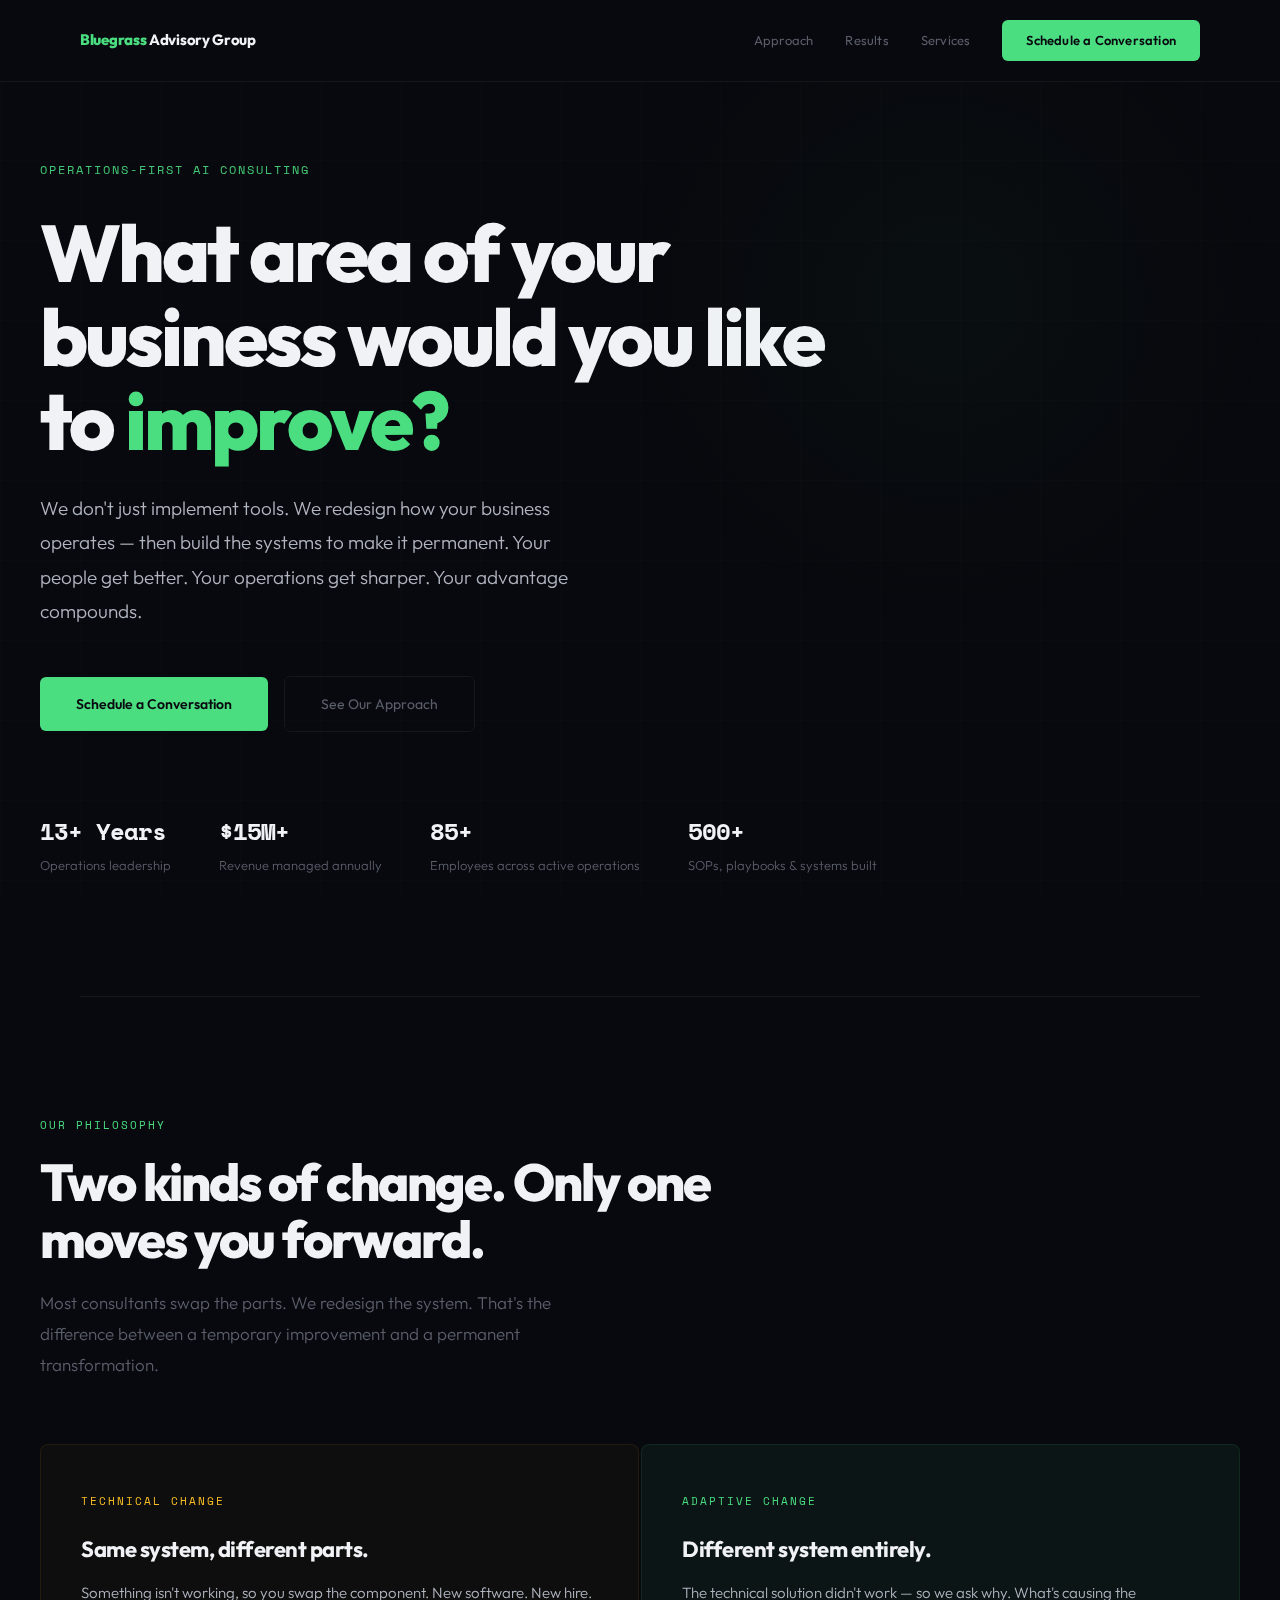
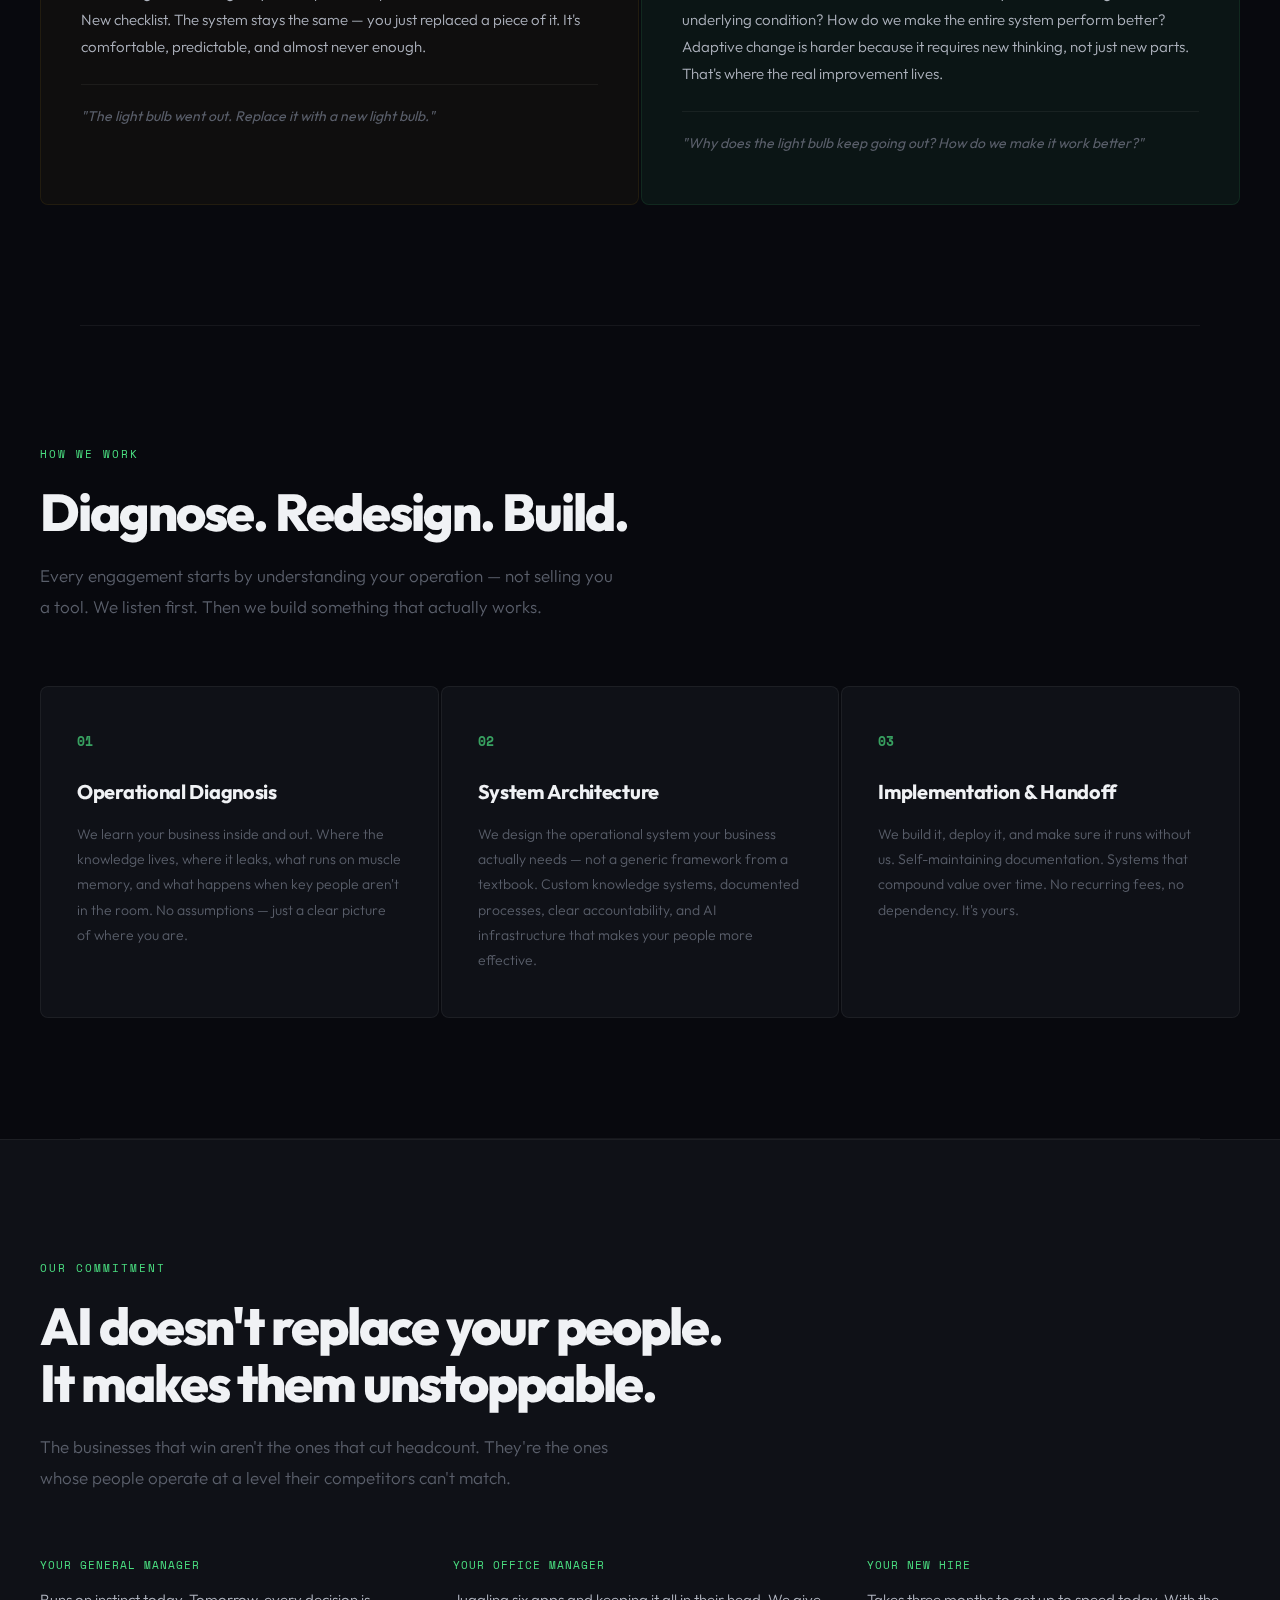
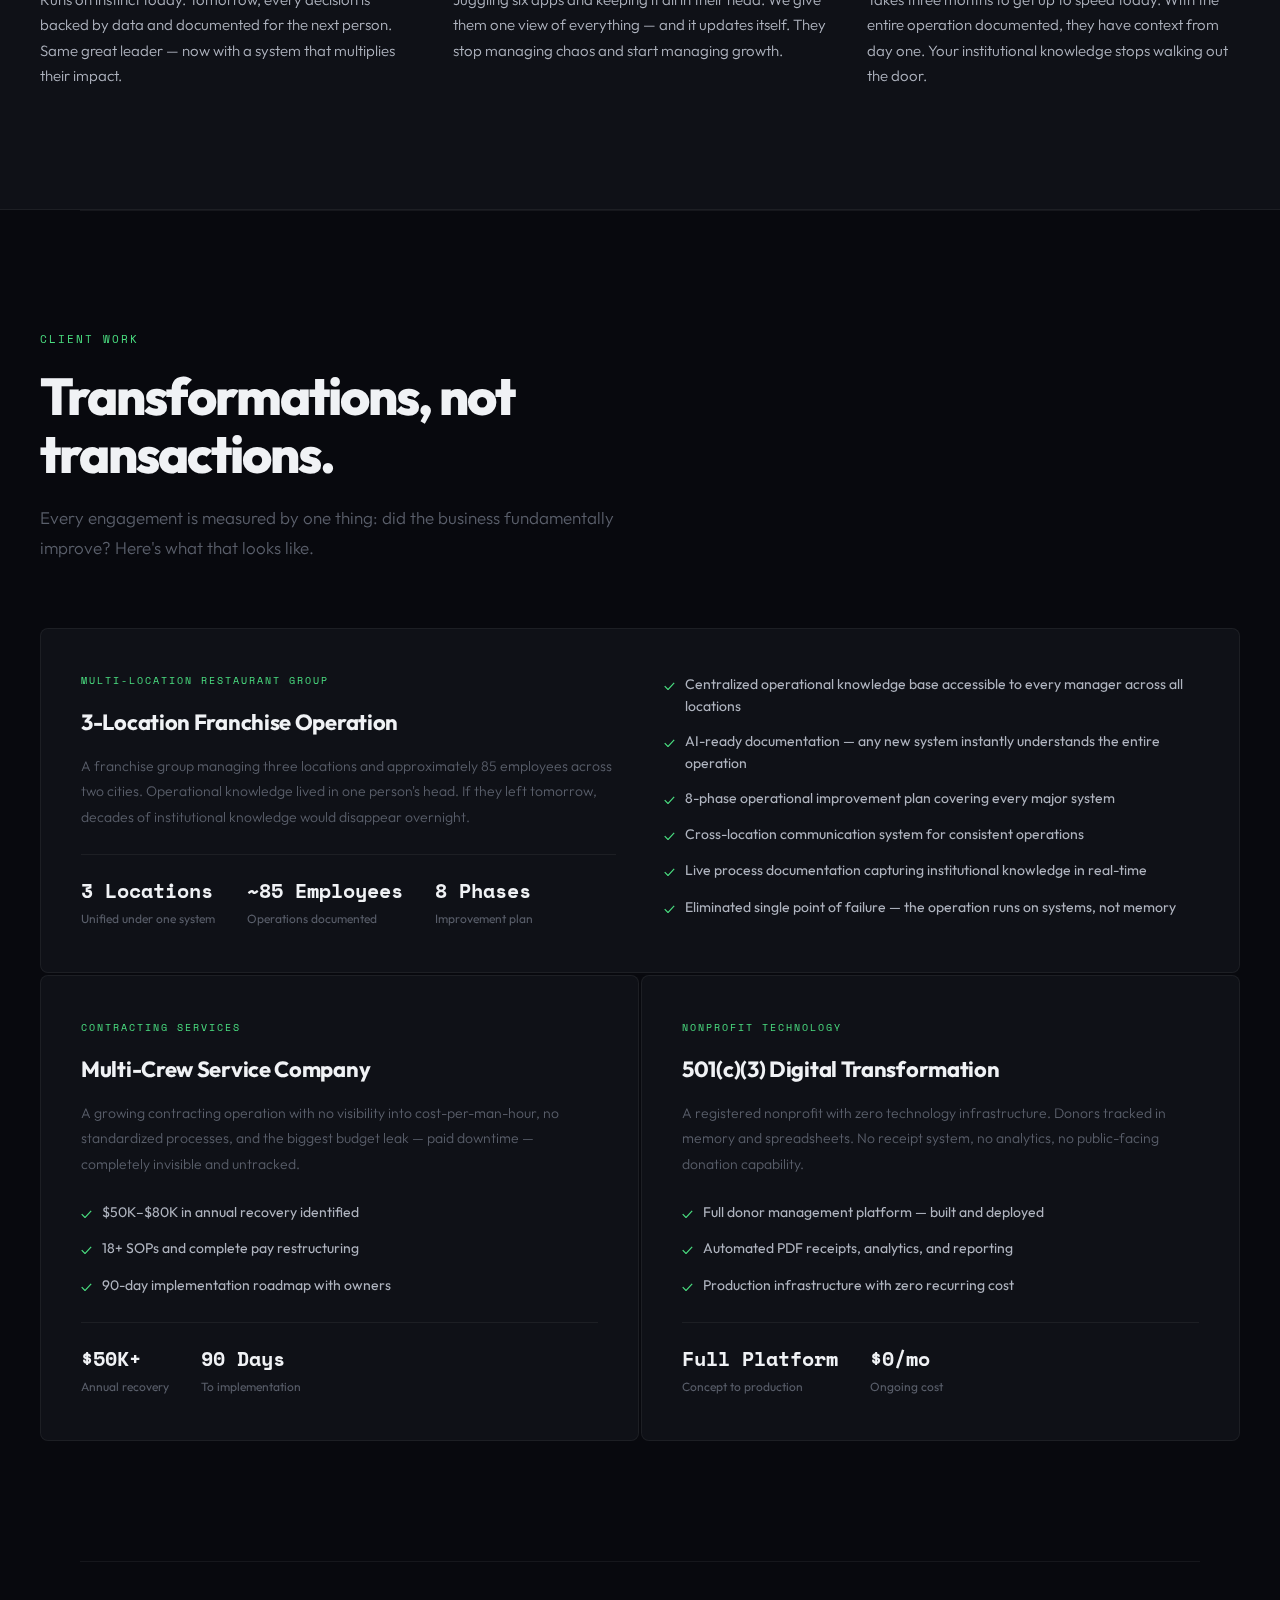
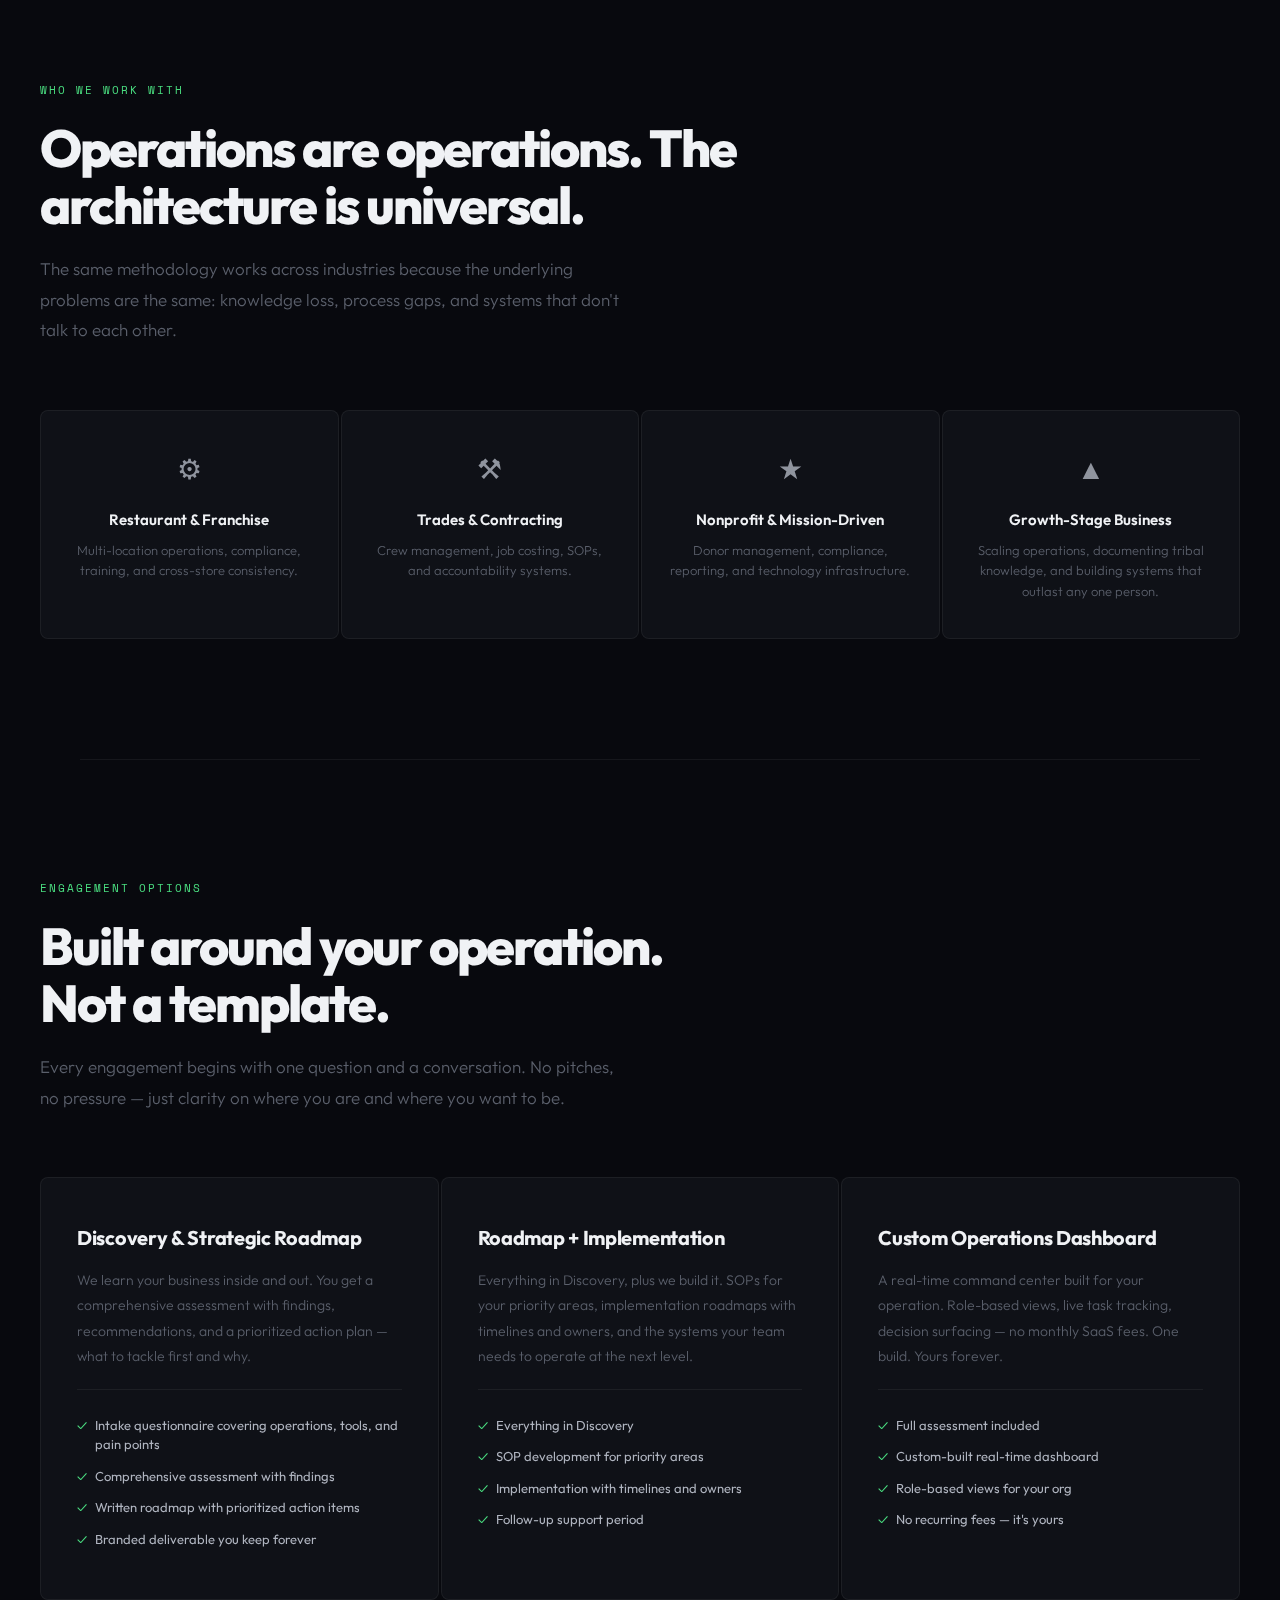
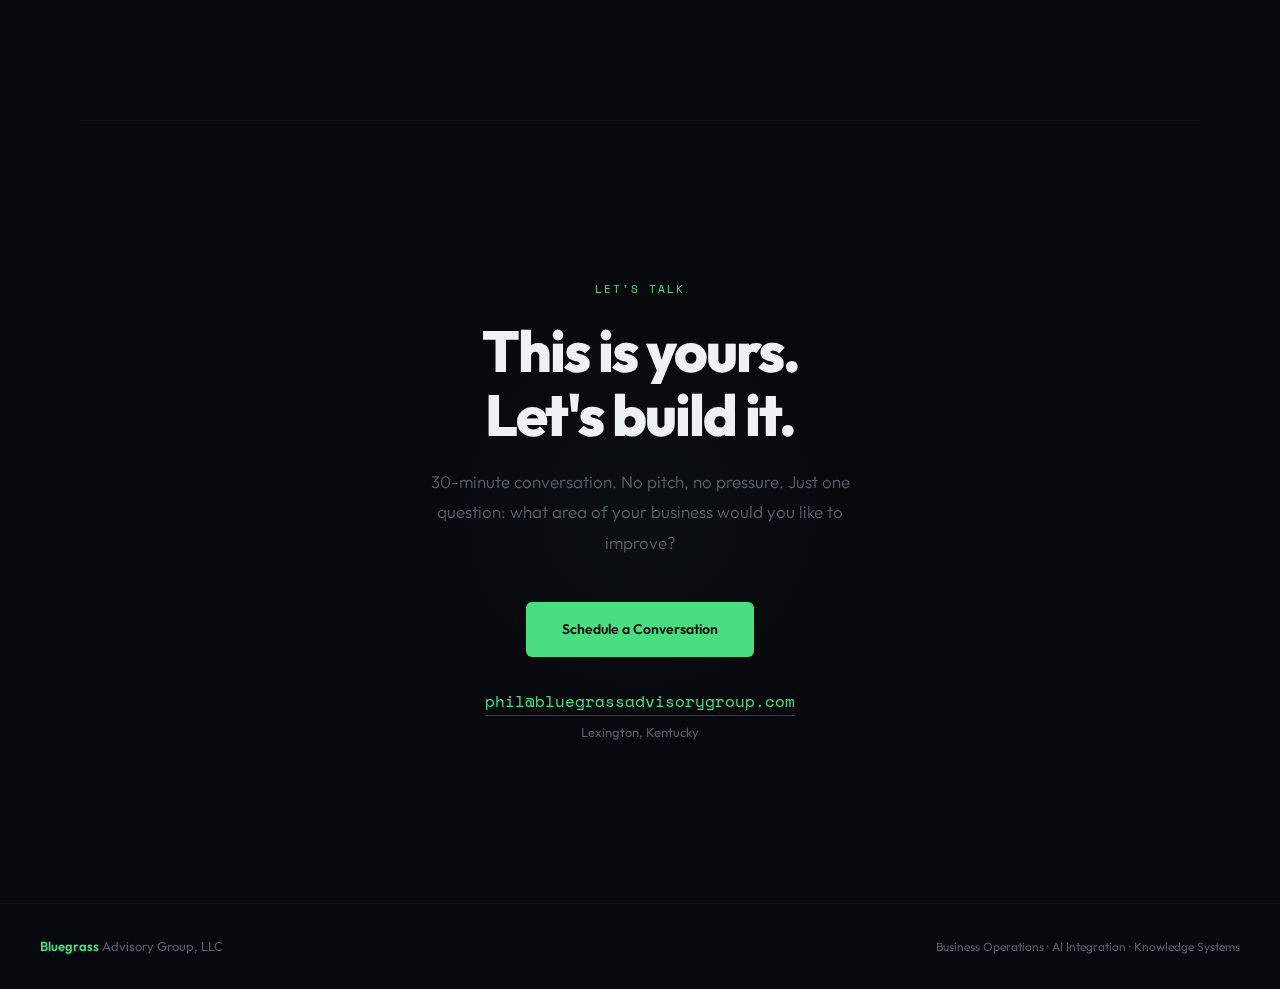
<file: index.html>
<!DOCTYPE html>
<html lang="en">
<head>
<meta charset="UTF-8">
<meta name="viewport" content="width=device-width, initial-scale=1.0">
<title>Bluegrass Advisory Group — Operations-First AI Consulting</title>
<meta name="description" content="Operations-first AI consulting for multi-location operators and growth-stage businesses. We don't just implement tools — we redesign how your business operates.">
<link href="https://fonts.googleapis.com/css2?family=Space+Mono:wght@400;700&family=Outfit:wght@200;300;400;500;600;700;800;900&display=swap" rel="stylesheet">
<style>
  :root {
    --bg: #08090E;
    --surface: #0F1117;
    --surface-2: #141620;
    --border: rgba(255,255,255,0.06);
    --border-hover: rgba(255,255,255,0.12);
    --text: #B0B5C0;
    --text-dim: #5A5F6B;
    --white: #F0F2F5;
    --accent: #4ADE80;
    --accent-dim: rgba(74,222,128,0.06);
    --accent-glow: rgba(74,222,128,0.15);
    --blue: #60A5FA;
    --amber: #FBBF24;
    --mono: 'Space Mono', monospace;
    --sans: 'Outfit', sans-serif;
  }

  * { box-sizing: border-box; margin: 0; padding: 0; }
  html { scroll-behavior: smooth; }

  body {
    font-family: var(--sans);
    background: var(--bg);
    color: var(--text);
    line-height: 1.6;
    -webkit-font-smoothing: antialiased;
    overflow-x: hidden;
  }

  ::selection { background: var(--accent); color: var(--bg); }

  .grid-bg {
    position: fixed; inset: 0; z-index: 0; pointer-events: none;
    background-image:
      linear-gradient(rgba(255,255,255,0.012) 1px, transparent 1px),
      linear-gradient(90deg, rgba(255,255,255,0.012) 1px, transparent 1px);
    background-size: 80px 80px;
  }

  .page { position: relative; z-index: 1; }

  /* NAV */
  nav {
    position: fixed; top: 0; width: 100%; z-index: 100;
    padding: 20px 0;
    background: rgba(8,9,14,0.85);
    backdrop-filter: blur(24px);
    border-bottom: 1px solid var(--border);
  }
  .nav-inner {
    max-width: 1200px; margin: 0 auto; padding: 0 40px;
    display: flex; justify-content: space-between; align-items: center;
  }
  .nav-brand {
    font-family: var(--sans); font-size: 15px; font-weight: 700;
    color: var(--white); text-decoration: none;
    letter-spacing: -0.3px;
  }
  .nav-brand span { color: var(--accent); font-weight: 800; }
  .nav-right { display: flex; align-items: center; gap: 32px; }
  .nav-right a {
    font-size: 13px; color: var(--text-dim); text-decoration: none;
    font-weight: 400; transition: color 0.2s; letter-spacing: 0.2px;
  }
  .nav-right a:hover { color: var(--white); }
  .nav-cta {
    font-family: var(--sans) !important; font-size: 13px !important;
    font-weight: 600 !important;
    padding: 10px 24px; background: var(--accent);
    color: var(--bg) !important; border-radius: 6px;
    transition: all 0.2s !important; border: none;
  }
  .nav-cta:hover { transform: translateY(-1px); box-shadow: 0 4px 20px rgba(74,222,128,0.3); }

  /* HERO */
  .hero {
    min-height: 100vh; display: flex; align-items: center;
    padding: 160px 40px 120px;
    position: relative;
  }
  .hero::before {
    content: ''; position: absolute;
    top: -10%; right: -5%; width: 800px; height: 800px;
    background: radial-gradient(circle, rgba(74,222,128,0.03) 0%, transparent 60%);
    pointer-events: none;
  }
  .hero-inner { max-width: 1200px; margin: 0 auto; width: 100%; }

  .hero-tag {
    font-family: var(--mono); font-size: 12px;
    color: var(--accent); letter-spacing: 2px;
    text-transform: uppercase;
    margin-bottom: 32px; opacity: 0.9;
  }

  .hero h1 {
    font-size: clamp(44px, 6.5vw, 80px);
    font-weight: 800; color: var(--white);
    line-height: 1.05; letter-spacing: -3px;
    max-width: 860px; margin-bottom: 28px;
  }
  .hero h1 .accent { color: var(--accent); }

  .hero-sub {
    font-size: 19px; font-weight: 300;
    color: var(--text); max-width: 540px;
    line-height: 1.8; margin-bottom: 48px;
  }

  .hero-actions { display: flex; gap: 16px; align-items: center; flex-wrap: wrap; }
  .btn-primary {
    font-family: var(--sans); font-size: 14px; font-weight: 600;
    padding: 16px 36px; background: var(--accent); color: var(--bg);
    text-decoration: none; border-radius: 6px;
    transition: all 0.2s; display: inline-block;
  }
  .btn-primary:hover { transform: translateY(-2px); box-shadow: 0 6px 24px rgba(74,222,128,0.25); }
  .btn-ghost {
    font-family: var(--sans); font-size: 14px; font-weight: 400;
    padding: 16px 36px; color: var(--text-dim);
    text-decoration: none; border: 1px solid var(--border);
    border-radius: 6px; transition: all 0.2s;
  }
  .btn-ghost:hover { color: var(--white); border-color: var(--border-hover); }

  /* AUTHORITY BAR */
  .authority-bar {
    margin-top: 80px;
    display: flex; gap: 48px; flex-wrap: wrap;
  }
  .authority-stat {
    display: flex; flex-direction: column;
  }
  .authority-num {
    font-family: var(--mono); font-size: 24px;
    font-weight: 700; color: var(--white);
    letter-spacing: -1px;
  }
  .authority-label {
    font-size: 13px; color: var(--text-dim);
    font-weight: 300; margin-top: 4px;
  }

  /* DIVIDER */
  .divider {
    max-width: 1200px; margin: 0 auto; padding: 0 40px;
    height: 1px; position: relative;
  }
  .divider::after {
    content: ''; position: absolute; left: 40px; right: 40px;
    height: 1px; background: var(--border);
  }

  /* SECTIONS */
  section { padding: 120px 40px; }
  .section-inner { max-width: 1200px; margin: 0 auto; }

  .section-tag {
    font-family: var(--mono); font-size: 11px;
    color: var(--accent); letter-spacing: 2px;
    text-transform: uppercase; margin-bottom: 20px;
  }
  .section-heading {
    font-size: clamp(34px, 4.5vw, 52px);
    font-weight: 800; color: var(--white);
    line-height: 1.1; letter-spacing: -2px;
    margin-bottom: 20px; max-width: 700px;
  }
  .section-desc {
    font-size: 17px; font-weight: 300;
    color: var(--text-dim); max-width: 580px;
    line-height: 1.8; margin-bottom: 64px;
  }

  /* PHILOSOPHY SECTION */
  .philosophy-grid {
    display: grid; grid-template-columns: 1fr 1fr; gap: 2px;
  }
  .philosophy-card {
    padding: 48px 40px;
    border-radius: 8px;
    position: relative;
  }
  .philosophy-card.technical {
    background: rgba(251,191,36,0.03);
    border: 1px solid rgba(251,191,36,0.08);
  }
  .philosophy-card.adaptive {
    background: var(--accent-dim);
    border: 1px solid rgba(74,222,128,0.1);
  }
  .philosophy-label {
    font-family: var(--mono); font-size: 11px;
    letter-spacing: 2px; text-transform: uppercase;
    margin-bottom: 24px;
  }
  .philosophy-card.technical .philosophy-label { color: var(--amber); }
  .philosophy-card.adaptive .philosophy-label { color: var(--accent); }
  .philosophy-card h3 {
    font-size: 22px; font-weight: 700;
    color: var(--white); margin-bottom: 16px;
    letter-spacing: -0.5px; line-height: 1.3;
  }
  .philosophy-card p {
    font-size: 15px; color: var(--text);
    line-height: 1.8; font-weight: 300;
  }
  .philosophy-card .example {
    margin-top: 24px; padding-top: 20px;
    border-top: 1px solid var(--border);
    font-size: 14px; color: var(--text-dim);
    line-height: 1.7; font-style: italic;
  }

  /* METHODOLOGY */
  .method-grid {
    display: grid; grid-template-columns: repeat(3, 1fr); gap: 2px;
  }
  .method-card {
    padding: 44px 36px;
    background: var(--surface);
    border: 1px solid var(--border);
    border-radius: 8px;
    transition: all 0.3s;
    position: relative; overflow: hidden;
  }
  .method-card::before {
    content: ''; position: absolute; top: 0; left: 0; right: 0;
    height: 2px; background: var(--accent);
    transform: scaleX(0); transform-origin: left;
    transition: transform 0.4s;
  }
  .method-card:hover::before { transform: scaleX(1); }
  .method-card:hover { border-color: var(--accent-glow); }
  .method-num {
    font-family: var(--mono); font-size: 13px;
    font-weight: 700; color: var(--accent);
    margin-bottom: 24px; opacity: 0.7;
  }
  .method-card h3 {
    font-size: 20px; font-weight: 700;
    color: var(--white); margin-bottom: 14px;
    letter-spacing: -0.3px;
  }
  .method-card p {
    font-size: 14px; color: var(--text-dim);
    line-height: 1.8; font-weight: 300;
  }

  /* PEOPLE SECTION */
  .people-section {
    background: var(--surface);
    border-top: 1px solid var(--border);
    border-bottom: 1px solid var(--border);
  }
  .people-grid {
    display: grid; grid-template-columns: 1fr 1fr 1fr; gap: 40px;
    margin-top: 16px;
  }
  .people-example {
    padding: 0;
  }
  .people-example .role {
    font-family: var(--mono); font-size: 11px;
    color: var(--accent); letter-spacing: 1px;
    text-transform: uppercase; margin-bottom: 12px;
  }
  .people-example p {
    font-size: 15px; color: var(--text);
    line-height: 1.7; font-weight: 300;
  }

  /* CASE STUDIES */
  .case-grid { display: grid; grid-template-columns: 1fr 1fr; gap: 2px; }
  .case-card {
    padding: 44px 40px;
    background: var(--surface);
    border: 1px solid var(--border);
    border-radius: 8px;
    transition: border-color 0.3s;
  }
  .case-card:hover { border-color: var(--border-hover); }
  .case-card.featured {
    grid-column: 1 / -1;
    display: grid; grid-template-columns: 1fr 1fr; gap: 48px;
    align-items: start;
  }
  .case-industry {
    font-family: var(--mono); font-size: 10px;
    letter-spacing: 2px; text-transform: uppercase;
    color: var(--accent); margin-bottom: 16px;
  }
  .case-card h3 {
    font-size: 22px; font-weight: 700;
    color: var(--white); margin-bottom: 14px;
    letter-spacing: -0.3px;
  }
  .case-card p {
    font-size: 14px; color: var(--text-dim);
    line-height: 1.8; font-weight: 300;
    margin-bottom: 24px;
  }
  .case-outcomes {
    display: flex; flex-direction: column; gap: 12px;
  }
  .case-outcome {
    font-size: 14px; color: var(--text);
    display: flex; align-items: flex-start; gap: 10px;
    line-height: 1.6;
  }
  .case-outcome .check {
    color: var(--accent); flex-shrink: 0;
    margin-top: 2px; font-size: 14px;
  }
  .case-impact {
    margin-top: 24px; padding-top: 20px;
    border-top: 1px solid var(--border);
    display: flex; gap: 32px;
  }
  .case-impact-item {}
  .case-impact-num {
    font-family: var(--mono); font-size: 20px;
    font-weight: 700; color: var(--white);
  }
  .case-impact-label {
    font-size: 12px; color: var(--text-dim); margin-top: 2px;
  }

  /* INDUSTRIES */
  .industry-grid {
    display: grid; grid-template-columns: repeat(4, 1fr); gap: 2px;
  }
  .industry-card {
    padding: 36px 28px;
    background: var(--surface);
    border: 1px solid var(--border);
    border-radius: 8px;
    transition: all 0.3s;
    text-align: center;
  }
  .industry-card:hover { border-color: var(--accent-glow); }
  .industry-icon {
    font-size: 28px; margin-bottom: 16px;
    opacity: 0.8;
  }
  .industry-card h4 {
    font-size: 15px; font-weight: 600;
    color: var(--white); margin-bottom: 8px;
  }
  .industry-card p {
    font-size: 13px; color: var(--text-dim);
    line-height: 1.6; font-weight: 300;
  }

  /* SERVICES */
  .services-grid {
    display: grid; grid-template-columns: repeat(3, 1fr); gap: 2px;
  }
  .service-card {
    padding: 44px 36px;
    background: var(--surface);
    border: 1px solid var(--border);
    border-radius: 8px;
    transition: all 0.3s;
    position: relative; overflow: hidden;
  }
  .service-card::before {
    content: ''; position: absolute; top: 0; left: 0; right: 0;
    height: 2px; background: var(--accent);
    transform: scaleX(0); transform-origin: left;
    transition: transform 0.4s;
  }
  .service-card:hover::before { transform: scaleX(1); }
  .service-card:hover { border-color: var(--accent-glow); }
  .service-card h3 {
    font-size: 20px; font-weight: 700;
    color: var(--white); margin-bottom: 14px;
    letter-spacing: -0.3px;
  }
  .service-card p {
    font-size: 14px; color: var(--text-dim);
    line-height: 1.8; font-weight: 300;
    margin-bottom: 20px;
  }
  .service-includes {
    list-style: none; padding: 0;
    border-top: 1px solid var(--border);
    padding-top: 20px;
  }
  .service-includes li {
    font-size: 13px; color: var(--text);
    padding: 6px 0; display: flex;
    align-items: flex-start; gap: 8px;
    line-height: 1.5;
  }
  .service-includes .check { color: var(--accent); flex-shrink: 0; }

  /* CTA SECTION */
  .cta-section {
    text-align: center;
    padding: 160px 40px;
    position: relative;
  }
  .cta-section::before {
    content: ''; position: absolute;
    top: 50%; left: 50%; transform: translate(-50%,-50%);
    width: 600px; height: 600px;
    background: radial-gradient(circle, rgba(74,222,128,0.03) 0%, transparent 60%);
    pointer-events: none;
  }
  .cta-section h2 {
    font-size: clamp(36px, 5vw, 58px);
    font-weight: 800; color: var(--white);
    letter-spacing: -2px; margin-bottom: 20px;
    line-height: 1.1;
  }
  .cta-section p {
    font-size: 17px; color: var(--text-dim);
    font-weight: 300; max-width: 480px;
    margin: 0 auto 44px; line-height: 1.8;
  }
  .cta-actions {
    display: flex; gap: 16px; justify-content: center;
    align-items: center; flex-wrap: wrap;
    margin-bottom: 32px;
  }
  .cta-email {
    font-family: var(--mono); font-size: 16px;
    color: var(--accent); text-decoration: none;
    border-bottom: 1px solid rgba(74,222,128,0.3);
    padding-bottom: 2px;
    transition: all 0.2s;
  }
  .cta-email:hover { border-color: var(--accent); }
  .cta-location {
    font-size: 13px; color: var(--text-dim);
    margin-top: 8px;
  }

  /* FOOTER */
  footer {
    padding: 32px 40px;
    border-top: 1px solid var(--border);
  }
  .footer-inner {
    max-width: 1200px; margin: 0 auto;
    display: flex; justify-content: space-between; align-items: center;
  }
  .footer-brand {
    font-size: 13px; color: var(--text-dim); font-weight: 400;
  }
  .footer-brand span { color: var(--accent); font-weight: 600; }
  .footer-right { font-size: 12px; color: var(--text-dim); }

  /* RESPONSIVE */
  @media (max-width: 1024px) {
    .case-card.featured { grid-template-columns: 1fr; }
    .industry-grid { grid-template-columns: 1fr 1fr; }
  }
  @media (max-width: 900px) {
    .philosophy-grid, .case-grid, .services-grid, .method-grid { grid-template-columns: 1fr; }
    .people-grid { grid-template-columns: 1fr; gap: 32px; }
    .nav-right a:not(.nav-cta) { display: none; }
    section { padding: 80px 24px; }
    .hero { padding: 120px 24px 80px; }
    .authority-bar { gap: 32px; }
  }
  @media (max-width: 500px) {
    .industry-grid { grid-template-columns: 1fr; }
    .hero-actions { flex-direction: column; }
    .btn-primary, .btn-ghost { width: 100%; text-align: center; }
    .authority-bar { flex-direction: column; gap: 24px; }
  }
</style>
</head>
<body>

<div class="grid-bg"></div>

<div class="page">

<!-- NAV -->
<nav>
  <div class="nav-inner">
    <a href="#" class="nav-brand"><span>Bluegrass</span> Advisory Group</a>
    <div class="nav-right">
      <a href="#approach">Approach</a>
      <a href="#results">Results</a>
      <a href="#services">Services</a>
      <a href="#contact" class="nav-cta">Schedule a Conversation</a>
    </div>
  </div>
</nav>

<!-- HERO -->
<section class="hero">
  <div class="hero-inner">
    <div class="hero-tag">Operations-First AI Consulting</div>
    <h1>What area of your business would you like to <span class="accent">improve?</span></h1>
    <p class="hero-sub">We don't just implement tools. We redesign how your business operates — then build the systems to make it permanent. Your people get better. Your operations get sharper. Your advantage compounds.</p>
    <div class="hero-actions">
      <a href="#contact" class="btn-primary">Schedule a Conversation</a>
      <a href="#approach" class="btn-ghost">See Our Approach</a>
    </div>

    <div class="authority-bar">
      <div class="authority-stat">
        <div class="authority-num">13+ Years</div>
        <div class="authority-label">Operations leadership</div>
      </div>
      <div class="authority-stat">
        <div class="authority-num">$15M+</div>
        <div class="authority-label">Revenue managed annually</div>
      </div>
      <div class="authority-stat">
        <div class="authority-num">85+</div>
        <div class="authority-label">Employees across active operations</div>
      </div>
      <div class="authority-stat">
        <div class="authority-num">500+</div>
        <div class="authority-label">SOPs, playbooks & systems built</div>
      </div>
    </div>
  </div>
</section>

<div class="divider"></div>

<!-- PHILOSOPHY: TECHNICAL VS ADAPTIVE CHANGE -->
<section id="approach">
  <div class="section-inner">
    <div class="section-tag">Our Philosophy</div>
    <div class="section-heading">Two kinds of change. Only one moves you forward.</div>
    <div class="section-desc">Most consultants swap the parts. We redesign the system. That's the difference between a temporary improvement and a permanent transformation.</div>
    <div class="philosophy-grid">
      <div class="philosophy-card technical">
        <div class="philosophy-label">Technical Change</div>
        <h3>Same system, different parts.</h3>
        <p>Something isn't working, so you swap the component. New software. New hire. New checklist. The system stays the same — you just replaced a piece of it. It's comfortable, predictable, and almost never enough.</p>
        <div class="example">"The light bulb went out. Replace it with a new light bulb."</div>
      </div>
      <div class="philosophy-card adaptive">
        <div class="philosophy-label">Adaptive Change</div>
        <h3>Different system entirely.</h3>
        <p>The technical solution didn't work — so we ask why. What's causing the underlying condition? How do we make the entire system perform better? Adaptive change is harder because it requires new thinking, not just new parts. That's where the real improvement lives.</p>
        <div class="example">"Why does the light bulb keep going out? How do we make it work better?"</div>
      </div>
    </div>
  </div>
</section>

<div class="divider"></div>

<!-- METHODOLOGY -->
<section>
  <div class="section-inner">
    <div class="section-tag">How We Work</div>
    <div class="section-heading">Diagnose. Redesign. Build.</div>
    <div class="section-desc">Every engagement starts by understanding your operation — not selling you a tool. We listen first. Then we build something that actually works.</div>
    <div class="method-grid">
      <div class="method-card">
        <div class="method-num">01</div>
        <h3>Operational Diagnosis</h3>
        <p>We learn your business inside and out. Where the knowledge lives, where it leaks, what runs on muscle memory, and what happens when key people aren't in the room. No assumptions — just a clear picture of where you are.</p>
      </div>
      <div class="method-card">
        <div class="method-num">02</div>
        <h3>System Architecture</h3>
        <p>We design the operational system your business actually needs — not a generic framework from a textbook. Custom knowledge systems, documented processes, clear accountability, and AI infrastructure that makes your people more effective.</p>
      </div>
      <div class="method-card">
        <div class="method-num">03</div>
        <h3>Implementation & Handoff</h3>
        <p>We build it, deploy it, and make sure it runs without us. Self-maintaining documentation. Systems that compound value over time. No recurring fees, no dependency. It's yours.</p>
      </div>
    </div>
  </div>
</section>

<div class="divider"></div>

<!-- PEOPLE SECTION -->
<section class="people-section">
  <div class="section-inner">
    <div class="section-tag">Our Commitment</div>
    <div class="section-heading">AI doesn't replace your people. It makes them unstoppable.</div>
    <div class="section-desc">The businesses that win aren't the ones that cut headcount. They're the ones whose people operate at a level their competitors can't match.</div>
    <div class="people-grid">
      <div class="people-example">
        <div class="role">Your General Manager</div>
        <p>Runs on instinct today. Tomorrow, every decision is backed by data and documented for the next person. Same great leader — now with a system that multiplies their impact.</p>
      </div>
      <div class="people-example">
        <div class="role">Your Office Manager</div>
        <p>Juggling six apps and keeping it all in their head. We give them one view of everything — and it updates itself. They stop managing chaos and start managing growth.</p>
      </div>
      <div class="people-example">
        <div class="role">Your New Hire</div>
        <p>Takes three months to get up to speed today. With the entire operation documented, they have context from day one. Your institutional knowledge stops walking out the door.</p>
      </div>
    </div>
  </div>
</section>

<div class="divider"></div>

<!-- CASE STUDIES -->
<section id="results">
  <div class="section-inner">
    <div class="section-tag">Client Work</div>
    <div class="section-heading">Transformations, not transactions.</div>
    <div class="section-desc">Every engagement is measured by one thing: did the business fundamentally improve? Here's what that looks like.</div>

    <div class="case-grid">
      <!-- FEATURED: BRG -->
      <div class="case-card featured">
        <div>
          <div class="case-industry">Multi-Location Restaurant Group</div>
          <h3>3-Location Franchise Operation</h3>
          <p>A franchise group managing three locations and approximately 85 employees across two cities. Operational knowledge lived in one person's head. If they left tomorrow, decades of institutional knowledge would disappear overnight.</p>
          <div class="case-impact">
            <div class="case-impact-item">
              <div class="case-impact-num">3 Locations</div>
              <div class="case-impact-label">Unified under one system</div>
            </div>
            <div class="case-impact-item">
              <div class="case-impact-num">~85 Employees</div>
              <div class="case-impact-label">Operations documented</div>
            </div>
            <div class="case-impact-item">
              <div class="case-impact-num">8 Phases</div>
              <div class="case-impact-label">Improvement plan</div>
            </div>
          </div>
        </div>
        <div>
          <div class="case-outcomes">
            <div class="case-outcome"><span class="check">&#10003;</span> Centralized operational knowledge base accessible to every manager across all locations</div>
            <div class="case-outcome"><span class="check">&#10003;</span> AI-ready documentation — any new system instantly understands the entire operation</div>
            <div class="case-outcome"><span class="check">&#10003;</span> 8-phase operational improvement plan covering every major system</div>
            <div class="case-outcome"><span class="check">&#10003;</span> Cross-location communication system for consistent operations</div>
            <div class="case-outcome"><span class="check">&#10003;</span> Live process documentation capturing institutional knowledge in real-time</div>
            <div class="case-outcome"><span class="check">&#10003;</span> Eliminated single point of failure — the operation runs on systems, not memory</div>
          </div>
        </div>
      </div>

      <!-- LET'S TRIM -->
      <div class="case-card">
        <div class="case-industry">Contracting Services</div>
        <h3>Multi-Crew Service Company</h3>
        <p>A growing contracting operation with no visibility into cost-per-man-hour, no standardized processes, and the biggest budget leak — paid downtime — completely invisible and untracked.</p>
        <div class="case-outcomes">
          <div class="case-outcome"><span class="check">&#10003;</span> $50K&ndash;$80K in annual recovery identified</div>
          <div class="case-outcome"><span class="check">&#10003;</span> 18+ SOPs and complete pay restructuring</div>
          <div class="case-outcome"><span class="check">&#10003;</span> 90-day implementation roadmap with owners</div>
        </div>
        <div class="case-impact">
          <div class="case-impact-item">
            <div class="case-impact-num">$50K+</div>
            <div class="case-impact-label">Annual recovery</div>
          </div>
          <div class="case-impact-item">
            <div class="case-impact-num">90 Days</div>
            <div class="case-impact-label">To implementation</div>
          </div>
        </div>
      </div>

      <!-- PFSA -->
      <div class="case-card">
        <div class="case-industry">Nonprofit Technology</div>
        <h3>501(c)(3) Digital Transformation</h3>
        <p>A registered nonprofit with zero technology infrastructure. Donors tracked in memory and spreadsheets. No receipt system, no analytics, no public-facing donation capability.</p>
        <div class="case-outcomes">
          <div class="case-outcome"><span class="check">&#10003;</span> Full donor management platform — built and deployed</div>
          <div class="case-outcome"><span class="check">&#10003;</span> Automated PDF receipts, analytics, and reporting</div>
          <div class="case-outcome"><span class="check">&#10003;</span> Production infrastructure with zero recurring cost</div>
        </div>
        <div class="case-impact">
          <div class="case-impact-item">
            <div class="case-impact-num">Full Platform</div>
            <div class="case-impact-label">Concept to production</div>
          </div>
          <div class="case-impact-item">
            <div class="case-impact-num">$0/mo</div>
            <div class="case-impact-label">Ongoing cost</div>
          </div>
        </div>
      </div>
    </div>
  </div>
</section>

<div class="divider"></div>

<!-- INDUSTRIES -->
<section>
  <div class="section-inner">
    <div class="section-tag">Who We Work With</div>
    <div class="section-heading">Operations are operations. The architecture is universal.</div>
    <div class="section-desc">The same methodology works across industries because the underlying problems are the same: knowledge loss, process gaps, and systems that don't talk to each other.</div>
    <div class="industry-grid">
      <div class="industry-card">
        <div class="industry-icon">&#9881;</div>
        <h4>Restaurant & Franchise</h4>
        <p>Multi-location operations, compliance, training, and cross-store consistency.</p>
      </div>
      <div class="industry-card">
        <div class="industry-icon">&#9874;</div>
        <h4>Trades & Contracting</h4>
        <p>Crew management, job costing, SOPs, and accountability systems.</p>
      </div>
      <div class="industry-card">
        <div class="industry-icon">&#9733;</div>
        <h4>Nonprofit & Mission-Driven</h4>
        <p>Donor management, compliance, reporting, and technology infrastructure.</p>
      </div>
      <div class="industry-card">
        <div class="industry-icon">&#9650;</div>
        <h4>Growth-Stage Business</h4>
        <p>Scaling operations, documenting tribal knowledge, and building systems that outlast any one person.</p>
      </div>
    </div>
  </div>
</section>

<div class="divider"></div>

<!-- SERVICES -->
<section id="services">
  <div class="section-inner">
    <div class="section-tag">Engagement Options</div>
    <div class="section-heading">Built around your operation. Not a template.</div>
    <div class="section-desc">Every engagement begins with one question and a conversation. No pitches, no pressure — just clarity on where you are and where you want to be.</div>
    <div class="services-grid">
      <div class="service-card">
        <h3>Discovery & Strategic Roadmap</h3>
        <p>We learn your business inside and out. You get a comprehensive assessment with findings, recommendations, and a prioritized action plan — what to tackle first and why.</p>
        <ul class="service-includes">
          <li><span class="check">&#10003;</span> Intake questionnaire covering operations, tools, and pain points</li>
          <li><span class="check">&#10003;</span> Comprehensive assessment with findings</li>
          <li><span class="check">&#10003;</span> Written roadmap with prioritized action items</li>
          <li><span class="check">&#10003;</span> Branded deliverable you keep forever</li>
        </ul>
      </div>
      <div class="service-card">
        <h3>Roadmap + Implementation</h3>
        <p>Everything in Discovery, plus we build it. SOPs for your priority areas, implementation roadmaps with timelines and owners, and the systems your team needs to operate at the next level.</p>
        <ul class="service-includes">
          <li><span class="check">&#10003;</span> Everything in Discovery</li>
          <li><span class="check">&#10003;</span> SOP development for priority areas</li>
          <li><span class="check">&#10003;</span> Implementation with timelines and owners</li>
          <li><span class="check">&#10003;</span> Follow-up support period</li>
        </ul>
      </div>
      <div class="service-card">
        <h3>Custom Operations Dashboard</h3>
        <p>A real-time command center built for your operation. Role-based views, live task tracking, decision surfacing — no monthly SaaS fees. One build. Yours forever.</p>
        <ul class="service-includes">
          <li><span class="check">&#10003;</span> Full assessment included</li>
          <li><span class="check">&#10003;</span> Custom-built real-time dashboard</li>
          <li><span class="check">&#10003;</span> Role-based views for your org</li>
          <li><span class="check">&#10003;</span> No recurring fees — it's yours</li>
        </ul>
      </div>
    </div>
  </div>
</section>

<div class="divider"></div>

<!-- CTA -->
<section class="cta-section" id="contact">
  <div class="section-inner">
    <div class="section-tag">Let's Talk</div>
    <h2>This is yours.<br>Let's build it.</h2>
    <p>30-minute conversation. No pitch, no pressure. Just one question: what area of your business would you like to improve?</p>
    <div class="cta-actions">
      <a href="mailto:phil@bluegrassadvisorygroup.com" class="btn-primary">Schedule a Conversation</a>
    </div>
    <a href="mailto:phil@bluegrassadvisorygroup.com" class="cta-email">phil@bluegrassadvisorygroup.com</a>
    <div class="cta-location">Lexington, Kentucky</div>
  </div>
</section>

<!-- FOOTER -->
<footer>
  <div class="footer-inner">
    <div class="footer-brand"><span>Bluegrass</span> Advisory Group, LLC</div>
    <div class="footer-right">Business Operations &middot; AI Integration &middot; Knowledge Systems</div>
  </div>
</footer>

</div>
</body>
</html>
</file>
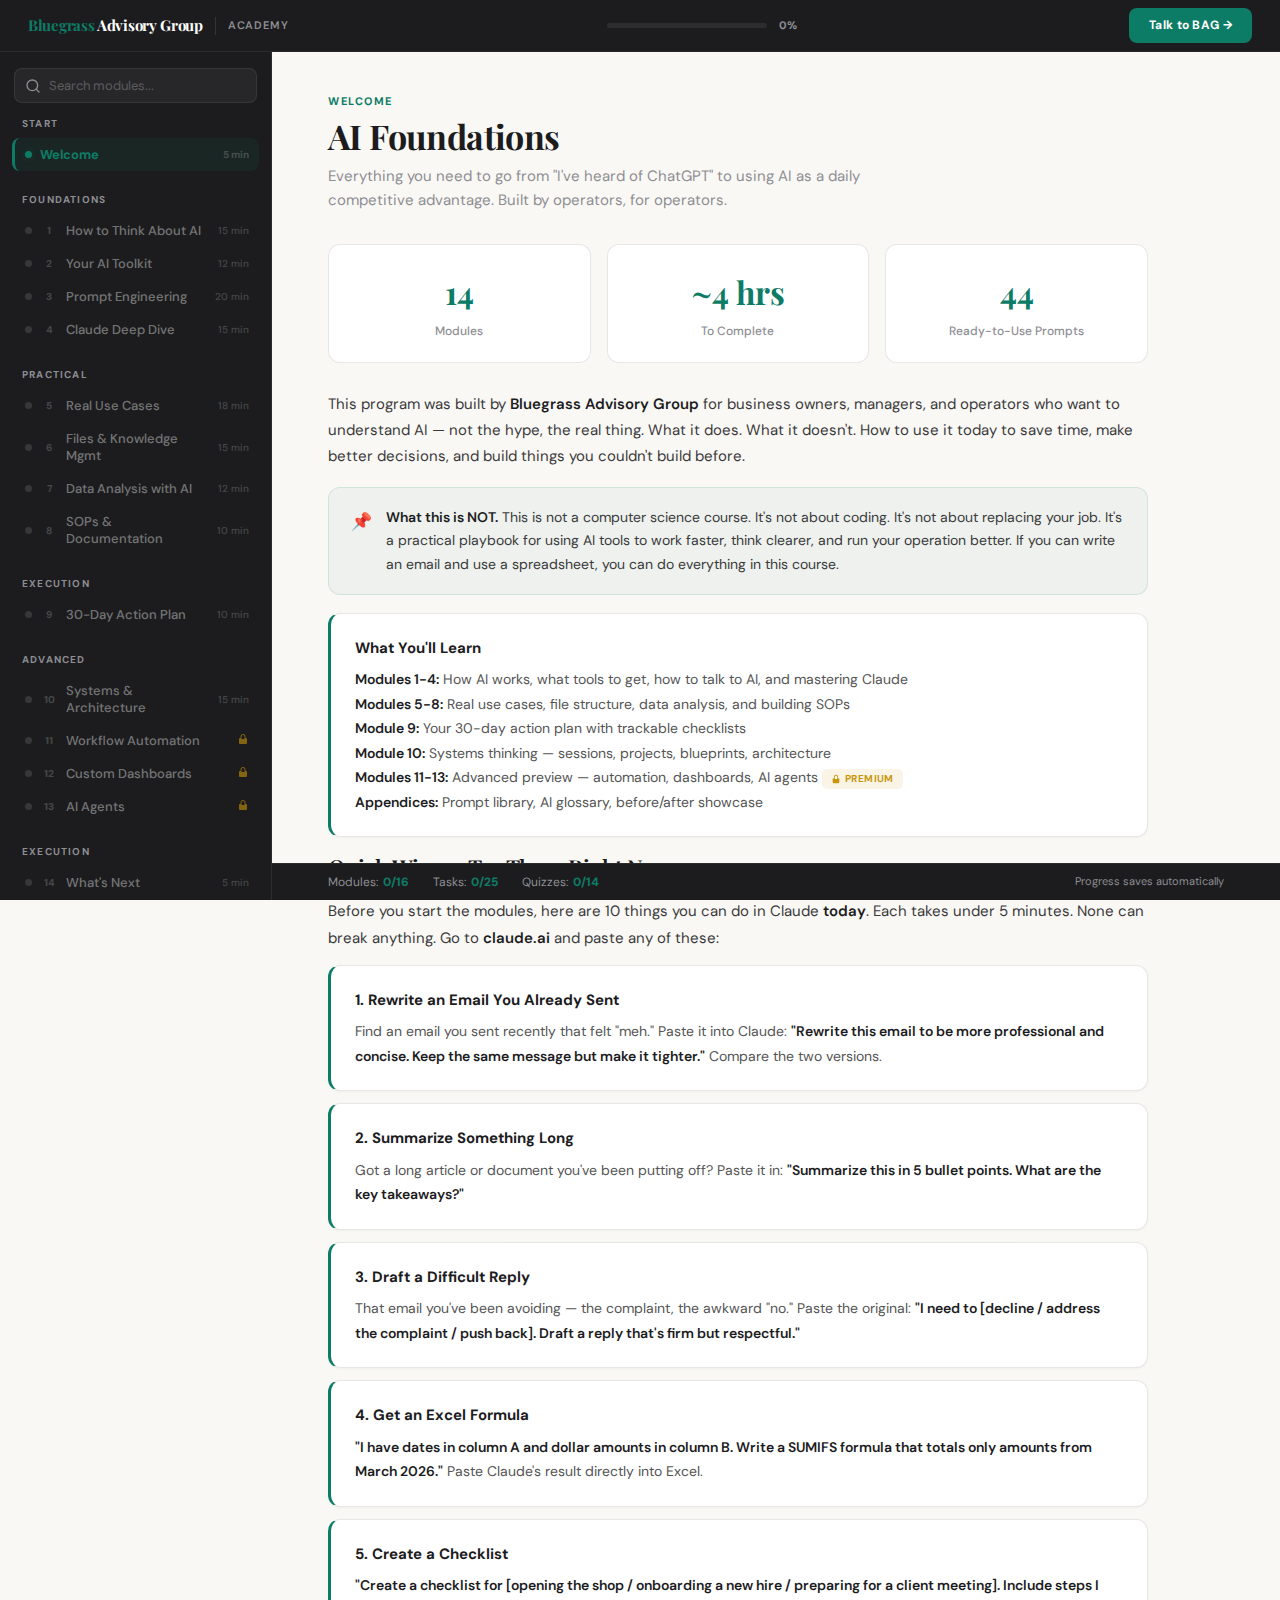
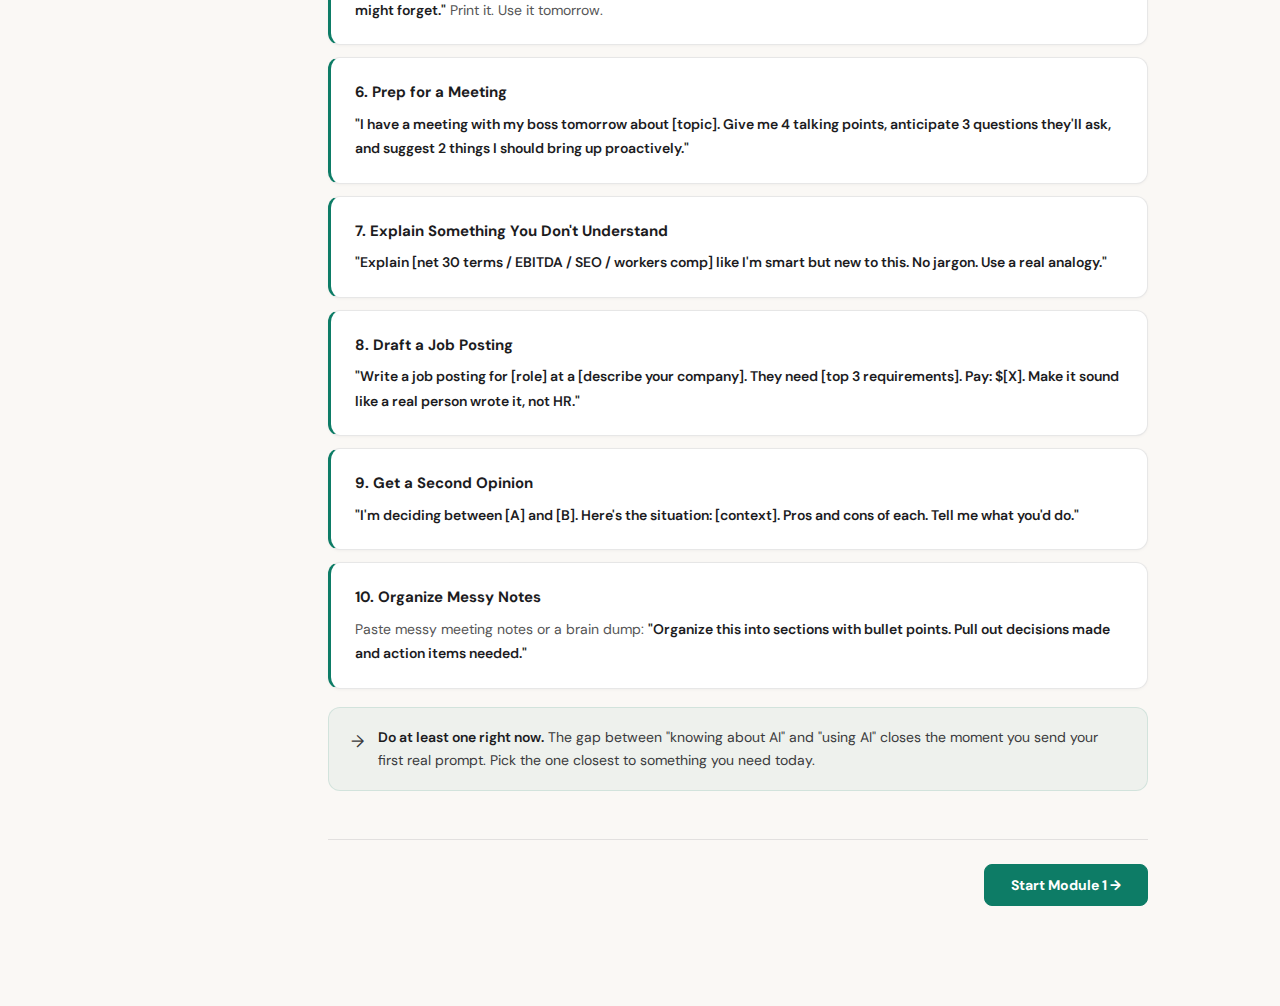
<file: public/academy/index.html>
<!DOCTYPE html>
<html lang="en">
<head>
<meta charset="UTF-8">
<meta name="viewport" content="width=device-width, initial-scale=1.0">
<title>BAG Academy — AI Foundations</title>
<link rel="preconnect" href="https://fonts.googleapis.com"/>
<link rel="preconnect" href="https://fonts.gstatic.com" crossorigin/>
<link href="https://fonts.googleapis.com/css2?family=Playfair+Display:wght@400;500;600;700;800&family=DM+Sans:ital,wght@0,300;0,400;0,500;0,600;0,700;1,400&family=JetBrains+Mono:wght@400;500;600&display=swap" rel="stylesheet"/>
<style>
/* ═══════════════════════════════════════════════════════
   BAG ACADEMY v3 — Bluegrass Advisory Group
   Single-file AI education platform
   ═══════════════════════════════════════════════════════ */

/* ── DESIGN TOKENS ── */
:root {
  --graphite: #1C1C1E;
  --emerald: #0D7C66;
  --sage: #2A9D8F;
  --warm-white: #FAF8F5;
  --cream: #F2EDE6;
  --charcoal: #3A3A3C;
  --stone: #8E8E93;
  --gold: #C8960A;
  --red: #C94040;
  --border: rgba(60,60,62,0.12);
  --border-dark: rgba(255,255,255,0.07);
  --shadow-sm: 0 1px 3px rgba(0,0,0,0.04);
  --shadow-md: 0 4px 16px rgba(0,0,0,0.06);
  --radius: 12px;
  --radius-sm: 8px;
  --font-display: 'Playfair Display', Georgia, serif;
  --font-body: 'DM Sans', system-ui, -apple-system, sans-serif;
  --font-mono: 'JetBrains Mono', 'Fira Code', monospace;
}

/* ── RESET ── */
*,*::before,*::after{margin:0;padding:0;box-sizing:border-box}
html{scroll-behavior:smooth}
body{font-family:var(--font-body);background:var(--warm-white);color:var(--charcoal);line-height:1.7;-webkit-font-smoothing:antialiased;-moz-osx-font-smoothing:grayscale;overflow-x:hidden}
::selection{background:rgba(13,124,102,0.15);color:var(--graphite)}
::-webkit-scrollbar{width:6px}
::-webkit-scrollbar-track{background:transparent}
::-webkit-scrollbar-thumb{background:#ccc;border-radius:3px}
::-webkit-scrollbar-thumb:hover{background:#aaa}

/* ── TOP NAVBAR ── */
.topbar{position:fixed;top:0;left:0;right:0;z-index:200;background:var(--graphite);border-bottom:1px solid var(--border-dark);display:flex;align-items:center;justify-content:space-between;padding:0 28px;height:52px}
.topbar-brand{display:flex;align-items:center;gap:12px}
.topbar-logo{font-family:var(--font-display);font-weight:700;font-size:15px;color:#fff;letter-spacing:-.3px}
.topbar-logo span{color:var(--emerald)}
.topbar-sep{width:1px;height:18px;background:rgba(255,255,255,.1)}
.topbar-tag{font-size:11px;color:var(--stone);font-weight:600;letter-spacing:.8px;text-transform:uppercase}
.topbar-mid{display:flex;align-items:center;gap:12px}
.prog-track{width:160px;height:5px;background:rgba(255,255,255,.08);border-radius:3px;overflow:hidden}
.prog-fill{height:100%;background:var(--emerald);border-radius:3px;transition:width .5s ease}
.prog-pct{font-size:11px;color:var(--stone);font-weight:700;min-width:32px}
.topbar-cta{background:var(--emerald);color:#fff;border:none;padding:7px 20px;border-radius:var(--radius-sm);font-size:12px;font-weight:700;cursor:pointer;font-family:var(--font-body);letter-spacing:.3px;transition:all .15s;text-decoration:none;display:inline-flex;align-items:center;gap:6px}
.topbar-cta:hover{background:var(--sage);transform:translateY(-1px)}
.hamburger{display:none;background:none;border:none;color:#fff;cursor:pointer;padding:4px}

/* ── SIDEBAR ── */
.layout{display:flex;margin-top:52px}
.sidebar{position:fixed;top:52px;left:0;bottom:0;width:272px;background:var(--graphite);border-right:1px solid var(--border-dark);overflow-y:auto;padding:16px 0 80px;z-index:100;transition:transform .3s ease}
.sb-search{padding:0 14px 12px}
.sb-search input{width:100%;background:rgba(255,255,255,.05);border:1px solid rgba(255,255,255,.08);border-radius:var(--radius-sm);padding:8px 12px 8px 34px;color:#fff;font-size:13px;font-family:var(--font-body);outline:none;transition:border-color .15s;background-image:url("data:image/svg+xml,%3Csvg xmlns='http://www.w3.org/2000/svg' width='16' height='16' viewBox='0 0 24 24' fill='none' stroke='%238E8E93' stroke-width='2' stroke-linecap='round'%3E%3Ccircle cx='11' cy='11' r='8'/%3E%3Cpath d='m21 21-4.3-4.3'/%3E%3C/svg%3E");background-repeat:no-repeat;background-position:10px center}
.sb-search input:focus{border-color:var(--emerald)}
.sb-search input::placeholder{color:rgba(255,255,255,.25)}
.sb-group{padding:0 12px;margin-bottom:20px}
.sb-label{font-size:10px;font-weight:700;color:var(--stone);text-transform:uppercase;letter-spacing:1.2px;padding:0 10px;margin-bottom:6px}
.sb-item{display:flex;align-items:center;gap:8px;padding:8px 10px;border-radius:var(--radius-sm);cursor:pointer;font-size:13px;font-weight:500;color:rgba(255,255,255,.4);border:none;background:none;width:100%;text-align:left;transition:all .15s;font-family:var(--font-body);border-left:3px solid transparent}
.sb-item:hover{background:rgba(255,255,255,.04);color:rgba(255,255,255,.65)}
.sb-item.active{background:rgba(13,124,102,.1);color:var(--emerald);font-weight:700;border-left-color:var(--emerald)}
.sb-dot{width:7px;height:7px;border-radius:50%;flex-shrink:0;background:rgba(255,255,255,.12);transition:all .2s}
.sb-item.active .sb-dot{background:var(--emerald);box-shadow:0 0 6px rgba(13,124,102,.3)}
.sb-item.done .sb-dot{background:var(--emerald)}
.sb-num{font-size:10px;font-weight:700;color:rgba(255,255,255,.2);width:18px;text-align:center;flex-shrink:0}
.sb-item.active .sb-num{color:var(--emerald)}
.sb-time{margin-left:auto;font-size:10px;color:rgba(255,255,255,.2);flex-shrink:0}
.sb-lock{margin-left:auto;flex-shrink:0}
.sb-lock svg{width:12px;height:12px;fill:var(--gold);opacity:.6}

/* ── MAIN CONTENT ── */
.main{margin-left:272px;padding:40px 56px 100px;min-height:calc(100vh - 52px)}
.main-inner{max-width:820px;margin:0 auto}

/* ── SECTION CONTAINERS ── */
.sec{display:none;animation:fadeIn .35s ease}
.sec.active{display:block}
@keyframes fadeIn{from{opacity:0;transform:translateY(8px)}to{opacity:1;transform:translateY(0)}}

/* ── TYPOGRAPHY ── */
.sec-num{font-size:11px;font-weight:700;color:var(--emerald);text-transform:uppercase;letter-spacing:1.5px;margin-bottom:6px}
.sec-title{font-family:var(--font-display);font-size:34px;font-weight:700;color:var(--graphite);letter-spacing:-.6px;line-height:1.15;margin-bottom:8px}
.sec-sub{font-size:15px;color:var(--stone);margin-bottom:32px;max-width:620px;line-height:1.6}
h3{font-family:var(--font-display);font-size:22px;font-weight:600;color:var(--graphite);margin:40px 0 12px;letter-spacing:-.2px}
h3:first-of-type{margin-top:0}
h4{font-size:14px;font-weight:700;color:var(--emerald);margin:28px 0 8px;text-transform:uppercase;letter-spacing:.5px}
p{margin-bottom:14px;font-size:15px;line-height:1.75}
strong{color:var(--graphite);font-weight:600}
em{font-style:italic;color:var(--charcoal)}
ul,ol{padding-left:20px;margin-bottom:14px}
li{margin-bottom:6px;font-size:14px;line-height:1.65}

/* ── CARDS ── */
.card{background:#fff;border:1px solid var(--border);border-radius:var(--radius);padding:22px 24px;margin-bottom:12px;box-shadow:var(--shadow-sm);transition:box-shadow .15s}
.card:hover{box-shadow:var(--shadow-md)}
.card-em{border-left:3px solid var(--emerald)}
.card-gold{border-left:3px solid var(--gold)}
.card-red{border-left:3px solid var(--red)}
.card-t{font-size:15px;font-weight:700;color:var(--graphite);margin-bottom:6px;display:flex;align-items:center;gap:8px;flex-wrap:wrap}
.card-b{font-size:14px;color:#555;line-height:1.75}
.card-b strong{color:var(--graphite)}
.card-b ul{margin-top:8px}

/* ── BADGES ── */
.badge{display:inline-block;font-size:10px;font-weight:700;padding:2px 9px;border-radius:5px;text-transform:uppercase;letter-spacing:.4px;vertical-align:middle;line-height:1.6}
.b-rec{background:rgba(13,124,102,.08);color:var(--emerald)}
.b-free{background:rgba(42,157,143,.08);color:var(--sage)}
.b-paid{background:rgba(200,150,10,.08);color:var(--gold)}
.b-warn{background:rgba(201,64,64,.08);color:var(--red)}
.b-lock{background:rgba(200,150,10,.1);color:var(--gold);display:inline-flex;align-items:center;gap:4px}
.b-lock svg{width:10px;height:10px;fill:var(--gold)}

/* ── CALLOUTS ── */
.co{display:flex;gap:14px;padding:18px 22px;border-radius:var(--radius);margin:18px 0;font-size:14px;line-height:1.65}
.co-em{background:rgba(13,124,102,.05);border:1px solid rgba(13,124,102,.12)}
.co-gold{background:rgba(200,150,10,.05);border:1px solid rgba(200,150,10,.12)}
.co-red{background:rgba(201,64,64,.05);border:1px solid rgba(201,64,64,.12)}
.co-icon{font-size:17px;flex-shrink:0;margin-top:1px}

/* ── CODE BLOCKS ── */
.code{background:var(--graphite);border:1px solid var(--border-dark);border-radius:var(--radius);padding:20px 22px;margin:14px 0;overflow-x:auto;font-family:var(--font-mono);font-size:12.5px;line-height:1.85;color:rgba(255,255,255,.5);white-space:pre}
.code .cm{color:rgba(255,255,255,.2)}
.code .fld{color:var(--gold);font-weight:600}
.code .fl{color:rgba(255,255,255,.38)}
.code .hl{color:var(--emerald);font-weight:600}
code{font-family:var(--font-mono);font-size:13px;background:rgba(13,124,102,.06);color:var(--emerald);padding:2px 7px;border-radius:4px}

/* ── PROMPT EXAMPLES ── */
.prompt{background:var(--graphite);border-radius:var(--radius);padding:22px 24px;margin:14px 0;position:relative}
.prompt-tag{position:absolute;top:10px;right:14px;font-size:9px;font-weight:700;text-transform:uppercase;letter-spacing:1px;padding:3px 10px;border-radius:4px}
.prompt-bad{color:var(--red);background:rgba(201,64,64,.12)}
.prompt-ok{color:var(--gold);background:rgba(200,150,10,.12)}
.prompt-good{color:var(--emerald);background:rgba(13,124,102,.12)}
.prompt-txt{font-family:var(--font-mono);font-size:13px;line-height:1.75;color:rgba(255,255,255,.65);white-space:pre-wrap}

/* ── TABLES ── */
.tbl{width:100%;border-collapse:collapse;margin:14px 0;font-size:13px}
.tbl th{text-align:left;padding:10px 14px;border-bottom:2px solid var(--border);color:var(--stone);font-weight:700;font-size:11px;text-transform:uppercase;letter-spacing:.5px}
.tbl td{padding:10px 14px;border-bottom:1px solid var(--border)}
.tbl tr:hover td{background:rgba(13,124,102,.015)}
.tbl .rec{background:rgba(13,124,102,.03)}

/* ── CHECKLISTS ── */
.clist{list-style:none;padding:0}
.clist li{display:flex;align-items:flex-start;gap:12px;padding:13px 16px;background:#fff;border:1px solid var(--border);border-radius:var(--radius-sm);margin-bottom:7px;cursor:pointer;transition:all .15s;user-select:none}
.clist li:hover{border-color:var(--sage);box-shadow:var(--shadow-sm)}
.clist li.chk{opacity:.4}
.clist li.chk .cl-label{text-decoration:line-through}
.cl-box{width:20px;height:20px;border-radius:5px;border:2px solid #ccc;flex-shrink:0;display:flex;align-items:center;justify-content:center;margin-top:1px;transition:all .15s}
.clist li.chk .cl-box{background:var(--emerald);border-color:var(--emerald)}
.clist li.chk .cl-box::after{content:'✓';color:#fff;font-size:12px;font-weight:700}
.cl-label{font-size:14px;flex:1}
.cl-label small{display:block;color:var(--stone);font-size:12px;margin-top:2px}
.cl-time{font-size:11px;color:var(--stone);flex-shrink:0;margin-top:2px}

/* ── QUIZZES ── */
.qz{background:#fff;border:1px solid var(--border);border-radius:var(--radius);padding:26px;margin-bottom:16px}
.qz-q{font-size:15px;font-weight:700;color:var(--graphite);margin-bottom:14px;line-height:1.5}
.qz-opts{display:flex;flex-direction:column;gap:7px}
.qz-o{display:flex;align-items:center;gap:12px;padding:11px 16px;background:var(--cream);border:1px solid var(--border);border-radius:var(--radius-sm);cursor:pointer;font-size:14px;transition:all .15s}
.qz-o:hover{border-color:var(--emerald);background:rgba(13,124,102,.03)}
.qz-o.cor{background:rgba(13,124,102,.06);border-color:var(--emerald);color:var(--emerald);font-weight:600}
.qz-o.wrg{background:rgba(201,64,64,.05);border-color:var(--red);color:var(--red)}
.qz-o.dis{pointer-events:none;opacity:.8}
.qz-r{width:16px;height:16px;border-radius:50%;border:2px solid #ccc;flex-shrink:0;transition:all .15s}
.qz-o.cor .qz-r{background:var(--emerald);border-color:var(--emerald)}
.qz-o.wrg .qz-r{background:var(--red);border-color:var(--red)}
.qz-res{margin-top:10px;font-size:14px;font-weight:600;display:none}
.qz-res.show{display:block}

/* ── INTERACTIVE WIDGETS ── */
.widget{background:#fff;border:1px solid var(--border);border-radius:var(--radius);padding:28px;margin:18px 0;box-shadow:var(--shadow-sm)}
.widget-title{font-family:var(--font-display);font-size:18px;font-weight:700;color:var(--graphite);margin-bottom:4px}
.widget-sub{font-size:13px;color:var(--stone);margin-bottom:20px}
.widget textarea,.widget input[type="text"]{width:100%;background:var(--cream);border:1px solid var(--border);border-radius:var(--radius-sm);padding:12px 14px;font-size:14px;font-family:var(--font-body);color:var(--charcoal);outline:none;resize:vertical;transition:border-color .15s}
.widget textarea:focus,.widget input[type="text"]:focus{border-color:var(--emerald)}
.widget textarea{min-height:80px}
.widget-btn{background:var(--emerald);color:#fff;border:none;padding:10px 24px;border-radius:var(--radius-sm);font-size:14px;font-weight:700;cursor:pointer;font-family:var(--font-body);transition:all .15s;margin-top:12px}
.widget-btn:hover{background:var(--sage);transform:translateY(-1px)}
.widget-result{margin-top:16px;padding:18px;background:var(--cream);border-radius:var(--radius-sm);font-size:14px;line-height:1.65;display:none}
.widget-result.show{display:block}
.widget-field{margin-bottom:14px}
.widget-field label{display:block;font-size:13px;font-weight:600;color:var(--charcoal);margin-bottom:4px}

/* ── PROMPT ANALYZER ── */
.pa-scores{display:grid;grid-template-columns:repeat(5,1fr);gap:8px;margin-top:14px}
.pa-score{text-align:center;padding:12px 8px;background:var(--cream);border-radius:var(--radius-sm);border:1px solid var(--border)}
.pa-score-letter{font-size:20px;font-weight:800;color:var(--emerald)}
.pa-score-label{font-size:10px;font-weight:600;color:var(--stone);text-transform:uppercase;letter-spacing:.5px;margin-top:2px}
.pa-score.low .pa-score-letter{color:var(--red)}
.pa-score.mid .pa-score-letter{color:var(--gold)}

/* ── STAT ROW ── */
.stats{display:grid;grid-template-columns:repeat(3,1fr);gap:16px;margin:28px 0}
.stat{text-align:center;padding:20px 16px;background:#fff;border:1px solid var(--border);border-radius:var(--radius)}
.stat-val{font-family:var(--font-display);font-size:32px;font-weight:700;color:var(--emerald)}
.stat-label{font-size:12px;color:var(--stone);margin-top:2px;font-weight:500}

/* ── LOCKED / PREMIUM ── */
.locked-content{position:relative;overflow:hidden}
.locked-content>*:not(.lock-overlay){filter:blur(12px);opacity:.05;pointer-events:none;user-select:none;-webkit-user-select:none}
.locked-content{min-height:300px}
.lock-overlay{position:absolute;inset:0;display:flex;align-items:center;justify-content:center;z-index:5}
.lock-box{background:#fff;border:2px solid var(--gold);border-radius:16px;padding:28px 40px;text-align:center;box-shadow:var(--shadow-md);max-width:420px}
.lock-box h4{font-family:var(--font-display);font-size:18px;color:var(--graphite);margin:0 0 6px;font-weight:700}
.lock-box p{font-size:13px;color:var(--stone);margin:0 0 16px}
.lock-box a{display:inline-block;background:var(--emerald);color:#fff;padding:10px 28px;border-radius:var(--radius-sm);text-decoration:none;font-weight:700;font-size:13px;transition:all .15s}
.lock-box a:hover{background:var(--sage)}

/* ── PROMPT LIBRARY ── */
.pl-filter{display:flex;gap:6px;flex-wrap:wrap;margin-bottom:16px}
.pl-tag{padding:6px 14px;border-radius:20px;font-size:12px;font-weight:600;cursor:pointer;border:1px solid var(--border);background:#fff;color:var(--charcoal);transition:all .15s}
.pl-tag:hover,.pl-tag.active{background:var(--emerald);color:#fff;border-color:var(--emerald)}
.pl-card{background:#fff;border:1px solid var(--border);border-radius:var(--radius);padding:20px;margin-bottom:10px;position:relative}
.pl-card-title{font-size:14px;font-weight:700;color:var(--graphite);margin-bottom:4px}
.pl-card-cat{font-size:11px;color:var(--stone);text-transform:uppercase;letter-spacing:.5px;margin-bottom:10px}
.pl-card-prompt{font-family:var(--font-mono);font-size:12px;line-height:1.7;color:var(--charcoal);background:var(--cream);padding:14px;border-radius:var(--radius-sm);white-space:pre-wrap;margin-bottom:10px}
.pl-card-note{font-size:12px;color:var(--stone);font-style:italic}
.copy-btn{position:absolute;top:14px;right:14px;background:var(--emerald);color:#fff;border:none;padding:6px 14px;border-radius:5px;font-size:11px;font-weight:700;cursor:pointer;font-family:var(--font-body);transition:all .15s}
.copy-btn:hover{background:var(--sage)}
.copy-btn.copied{background:var(--gold)}

/* ── GLOSSARY ── */
.gl-search{margin-bottom:16px}
.gl-search input{width:100%;padding:10px 14px 10px 36px;border:1px solid var(--border);border-radius:var(--radius-sm);font-size:14px;font-family:var(--font-body);outline:none;background-image:url("data:image/svg+xml,%3Csvg xmlns='http://www.w3.org/2000/svg' width='16' height='16' viewBox='0 0 24 24' fill='none' stroke='%238E8E93' stroke-width='2'%3E%3Ccircle cx='11' cy='11' r='8'/%3E%3Cpath d='m21 21-4.3-4.3'/%3E%3C/svg%3E");background-repeat:no-repeat;background-position:12px center}
.gl-search input:focus{border-color:var(--emerald)}
.gl-item{padding:16px 0;border-bottom:1px solid var(--border)}
.gl-term{font-size:15px;font-weight:700;color:var(--graphite)}
.gl-def{font-size:14px;color:#555;margin-top:4px;line-height:1.6}
.gl-why{font-size:13px;color:var(--stone);margin-top:4px;font-style:italic}

/* ── BEFORE/AFTER ── */
.ba{display:grid;grid-template-columns:1fr 1fr;gap:14px;margin:14px 0}
.ba-col{padding:18px;border-radius:var(--radius);font-size:13px;line-height:1.65}
.ba-before{background:rgba(201,64,64,.04);border:1px solid rgba(201,64,64,.12)}
.ba-after{background:rgba(13,124,102,.04);border:1px solid rgba(13,124,102,.12)}
.ba-label{font-size:10px;font-weight:700;text-transform:uppercase;letter-spacing:1px;margin-bottom:8px}
.ba-before .ba-label{color:var(--red)}
.ba-after .ba-label{color:var(--emerald)}

/* ── NAV BUTTONS ── */
.nav-btns{display:flex;justify-content:space-between;margin-top:48px;padding-top:24px;border-top:1px solid var(--border)}
.nb{padding:11px 26px;border-radius:var(--radius-sm);font-size:14px;font-weight:700;cursor:pointer;border:1px solid var(--border);background:#fff;color:var(--charcoal);transition:all .15s;font-family:var(--font-body)}
.nb:hover{border-color:var(--emerald);color:var(--emerald)}
.nb-p{background:var(--emerald);border-color:var(--emerald);color:#fff}
.nb-p:hover{background:var(--sage);border-color:var(--sage);transform:translateY(-1px)}

/* ── SCORE BAR ── */
.score-bar{position:fixed;bottom:0;left:272px;right:0;background:var(--graphite);border-top:1px solid var(--border-dark);padding:8px 56px;display:flex;align-items:center;justify-content:space-between;font-size:12px;z-index:100}
.sc-stats{display:flex;gap:24px}
.sc-s{display:flex;align-items:center;gap:5px;color:var(--stone)}
.sc-v{font-weight:800;color:var(--emerald)}

/* ── COMPLETION BADGE ── */
.badge-complete{display:none;text-align:center;padding:40px 20px;margin:24px 0}
.badge-complete.show{display:block}
.badge-complete-ring{width:100px;height:100px;border-radius:50%;border:4px solid var(--emerald);display:inline-flex;align-items:center;justify-content:center;margin-bottom:16px;box-shadow:0 0 24px rgba(13,124,102,.15)}
.badge-complete-ring svg{width:48px;height:48px;fill:var(--emerald)}

/* ── PRINT ── */
@media print{
  .topbar,.sidebar,.score-bar,.nav-btns,.hamburger,.sb-search,.topbar-cta,.copy-btn{display:none!important}
  .main{margin-left:0!important;padding:0!important}
  body{background:#fff!important;color:#000!important}
  .card,.qz,.widget,.prompt{break-inside:avoid}
  @page{size:letter;margin:.75in}
}

/* ── MOBILE ── */
@media(max-width:900px){
  .sidebar{transform:translateX(-100%)}
  .sidebar.open{transform:translateX(0)}
  .main{margin-left:0;padding:24px 20px 100px}
  .score-bar{left:0;padding:8px 20px}
  .hamburger{display:block}
  .topbar-mid{display:none}
  .stats{grid-template-columns:1fr}
  .ba{grid-template-columns:1fr}
  .pa-scores{grid-template-columns:repeat(5,1fr)}
}
@media(max-width:480px){
  .sec-title{font-size:26px}
  .pa-scores{grid-template-columns:repeat(3,1fr)}
}
</style>
</head>
<body>
<!-- ═══════════════════════════════════════════════════════
     TOP NAVBAR
     ═══════════════════════════════════════════════════════ -->
<div class="topbar">
  <div class="topbar-brand">
    <button class="hamburger" onclick="toggleSidebar()" aria-label="Toggle menu">
      <svg width="20" height="20" viewBox="0 0 24 24" fill="none" stroke="currentColor" stroke-width="2"><path d="M3 12h18M3 6h18M3 18h18"/></svg>
    </button>
    <span class="topbar-logo"><span>Bluegrass</span> Advisory Group</span>
    <div class="topbar-sep"></div>
    <span class="topbar-tag">Academy</span>
  </div>
  <div class="topbar-mid">
    <div class="prog-track"><div class="prog-fill" id="progFill"></div></div>
    <span class="prog-pct" id="progPct">0%</span>
  </div>
  <a class="topbar-cta" href="mailto:phil@bluegrassadvisorygroup.com">Talk to BAG →</a>
</div>

<!-- ═══════════════════════════════════════════════════════
     SIDEBAR
     ═══════════════════════════════════════════════════════ -->
<div class="layout">
<div class="sidebar" id="sidebar">
  <div class="sb-search"><input type="text" id="sbSearch" placeholder="Search modules..." oninput="filterSidebar(this.value)"/></div>
  <div id="sbNav"></div>
</div>

<!-- ═══════════════════════════════════════════════════════
     MAIN CONTENT
     ═══════════════════════════════════════════════════════ -->
<div class="main"><div class="main-inner">

<!-- ═══════ WELCOME ═══════ -->
<div class="sec active" data-s="welcome">
<div class="sec-num">Welcome</div>
<div class="sec-title">AI Foundations</div>
<div class="sec-sub">Everything you need to go from "I've heard of ChatGPT" to using AI as a daily competitive advantage. Built by operators, for operators.</div>

<div class="stats">
  <div class="stat"><div class="stat-val">14</div><div class="stat-label">Modules</div></div>
  <div class="stat"><div class="stat-val">~4 hrs</div><div class="stat-label">To Complete</div></div>
  <div class="stat"><div class="stat-val">44</div><div class="stat-label">Ready-to-Use Prompts</div></div>
</div>

<p>This program was built by <strong>Bluegrass Advisory Group</strong> for business owners, managers, and operators who want to understand AI — not the hype, the real thing. What it does. What it doesn't. How to use it today to save time, make better decisions, and build things you couldn't build before.</p>

<div class="co co-em">
<div class="co-icon">📌</div>
<div><strong>What this is NOT.</strong> This is not a computer science course. It's not about coding. It's not about replacing your job. It's a practical playbook for using AI tools to work faster, think clearer, and run your operation better. If you can write an email and use a spreadsheet, you can do everything in this course.</div>
</div>

<div class="card card-em">
<div class="card-t">What You'll Learn</div>
<div class="card-b">
<strong>Modules 1-4:</strong> How AI works, what tools to get, how to talk to AI, and mastering Claude<br>
<strong>Modules 5-8:</strong> Real use cases, file structure, data analysis, and building SOPs<br>
<strong>Module 9:</strong> Your 30-day action plan with trackable checklists<br>
<strong>Module 10:</strong> Systems thinking — sessions, projects, blueprints, architecture<br>
<strong>Modules 11-13:</strong> Advanced preview — automation, dashboards, AI agents <span class="badge b-lock"><svg viewBox="0 0 24 24"><path d="M12 2C9.24 2 7 4.24 7 7v3H6a2 2 0 00-2 2v8a2 2 0 002 2h12a2 2 0 002-2v-8a2 2 0 00-2-2h-1V7c0-2.76-2.24-5-5-5zm3 10H9V7c0-1.66 1.34-3 3-3s3 1.34 3 3v5z"/></svg> Premium</span><br>
<strong>Appendices:</strong> Prompt library, AI glossary, before/after showcase
</div>
</div>

<h3>Quick Wins — Try These Right Now</h3>
<p>Before you start the modules, here are 10 things you can do in Claude <strong>today</strong>. Each takes under 5 minutes. None can break anything. Go to <strong>claude.ai</strong> and paste any of these:</p>

<div class="card card-em">
<div class="card-t">1. Rewrite an Email You Already Sent</div>
<div class="card-b">Find an email you sent recently that felt "meh." Paste it into Claude: <strong>"Rewrite this email to be more professional and concise. Keep the same message but make it tighter."</strong> Compare the two versions.</div>
</div>

<div class="card card-em">
<div class="card-t">2. Summarize Something Long</div>
<div class="card-b">Got a long article or document you've been putting off? Paste it in: <strong>"Summarize this in 5 bullet points. What are the key takeaways?"</strong></div>
</div>

<div class="card card-em">
<div class="card-t">3. Draft a Difficult Reply</div>
<div class="card-b">That email you've been avoiding — the complaint, the awkward "no." Paste the original: <strong>"I need to [decline / address the complaint / push back]. Draft a reply that's firm but respectful."</strong></div>
</div>

<div class="card card-em">
<div class="card-t">4. Get an Excel Formula</div>
<div class="card-b"><strong>"I have dates in column A and dollar amounts in column B. Write a SUMIFS formula that totals only amounts from March 2026."</strong> Paste Claude's result directly into Excel.</div>
</div>

<div class="card card-em">
<div class="card-t">5. Create a Checklist</div>
<div class="card-b"><strong>"Create a checklist for [opening the shop / onboarding a new hire / preparing for a client meeting]. Include steps I might forget."</strong> Print it. Use it tomorrow.</div>
</div>

<div class="card card-em">
<div class="card-t">6. Prep for a Meeting</div>
<div class="card-b"><strong>"I have a meeting with my boss tomorrow about [topic]. Give me 4 talking points, anticipate 3 questions they'll ask, and suggest 2 things I should bring up proactively."</strong></div>
</div>

<div class="card card-em">
<div class="card-t">7. Explain Something You Don't Understand</div>
<div class="card-b"><strong>"Explain [net 30 terms / EBITDA / SEO / workers comp] like I'm smart but new to this. No jargon. Use a real analogy."</strong></div>
</div>

<div class="card card-em">
<div class="card-t">8. Draft a Job Posting</div>
<div class="card-b"><strong>"Write a job posting for [role] at a [describe your company]. They need [top 3 requirements]. Pay: $[X]. Make it sound like a real person wrote it, not HR."</strong></div>
</div>

<div class="card card-em">
<div class="card-t">9. Get a Second Opinion</div>
<div class="card-b"><strong>"I'm deciding between [A] and [B]. Here's the situation: [context]. Pros and cons of each. Tell me what you'd do."</strong></div>
</div>

<div class="card card-em">
<div class="card-t">10. Organize Messy Notes</div>
<div class="card-b">Paste messy meeting notes or a brain dump: <strong>"Organize this into sections with bullet points. Pull out decisions made and action items needed."</strong></div>
</div>

<div class="co co-em">
<div class="co-icon">→</div>
<div><strong>Do at least one right now.</strong> The gap between "knowing about AI" and "using AI" closes the moment you send your first real prompt. Pick the one closest to something you need today.</div>
</div>

<div class="nav-btns">
<div></div>
<button class="nb nb-p" onclick="goTo('m1')">Start Module 1 →</button>
</div>
</div>

<!-- ═══════ MODULE 1: MINDSET ═══════ -->
<div class="sec" data-s="m1">
<div class="sec-num">Module 1</div>
<div class="sec-title">How to Think About AI</div>
<div class="sec-sub">Get this mental model right and everything else clicks. Get it wrong and you'll waste months trying things that don't work.</div>

<h3>AI is Not a Search Engine</h3>
<p>The #1 mistake: treating AI like Google. You type a question, get a generic answer, and think "this isn't useful." That's using a power tool like a hammer.</p>

<div class="card card-em">
<div class="card-t">The Right Mental Model</div>
<div class="card-b">
<strong>AI is a brilliant new hire who has read every book, manual, and article ever written — but has never set foot in YOUR operation.</strong><br><br>
They're fast. They're knowledgeable. They're eager. But they need <em>your context</em> and <em>your direction</em>. The quality of what you get out is directly proportional to the quality of what you put in.<br><br>
"Write me a proposal" → garbage.<br>
"Write a 1-page proposal for [specific project] for [specific client] who cares about [specific thing], formatted as [specific format]" → gold.
</div>
</div>

<h3>The 7 Principles</h3>

<div class="card card-em"><div class="card-t">1. Context Is Everything</div><div class="card-b">The more context you give, the better the output. Tell AI who you are, what you need, why you need it, who it's for, and what format you want. This is the difference between a C- answer and an A+ answer. Think of it like briefing a new employee — the more they know, the better they perform.</div></div>

<div class="card card-em"><div class="card-t">2. AI is a Collaborator, Not an Oracle</div><div class="card-b">Don't ask one question and accept the first answer. Have a <em>conversation</em>. "That's close but tighten the intro." "Now add a section about X." The back-and-forth is where the value lives. The best AI users treat it like a working session, not a vending machine.</div></div>

<div class="card card-em"><div class="card-t">3. First Draft Fast, Then Refine</div><div class="card-b">Use AI to get a first draft in 30 seconds instead of 30 minutes. Then iterate. Get 70% there on the first pass, steer it to 95%, and add your 5% of human judgment. You're the editor, not the typist.</div></div>

<div class="card card-em"><div class="card-t">4. AI Can Be Confidently Wrong</div><div class="card-b">AI models "hallucinate" — state things that aren't true with complete confidence. Happens most with specific facts, statistics, legal codes, and niche details. <strong>Always verify critical facts from authoritative sources.</strong> Use AI for thinking and drafting. Use verified sources for facts.</div></div>

<div class="card card-em"><div class="card-t">5. The Skill Is in the Asking</div><div class="card-b">"Prompt engineering" sounds technical. It's just being a clear communicator. People who get the most out of AI aren't programmers — they're people who can clearly articulate what they want. That's a skill you already have.</div></div>

<div class="card card-em"><div class="card-t">6. AI Amplifies — It Doesn't Replace</div><div class="card-b">A manager who uses AI to write SOPs, analyze data, and plan projects is 5-10x more effective. But AI didn't learn your industry — you did. Your domain expertise is the irreplaceable ingredient. AI removes busywork so you can focus on judgment and relationships.</div></div>

<div class="card card-em"><div class="card-t">7. Start Doing, Stop Researching</div><div class="card-b">You don't learn AI by reading about AI. You learn by using it. Open Claude, give it a real task from your work today. The people who get good are the ones who use it daily — even imperfectly — not the ones who watch 40 hours of tutorials first.</div></div>

<h3>What AI Actually Is (Plain English)</h3>
<p>Large Language Models (LLMs) like Claude are trained on enormous amounts of text. They learn patterns — how words, sentences, and ideas relate. When you type a prompt, the model predicts what should come next based on those patterns.</p>
<ul>
<li><strong>They don't "think" like humans.</strong> They predict the most likely response. But the output is often indistinguishable from human reasoning.</li>
<li><strong>They have a knowledge cutoff.</strong> Claude doesn't browse the internet live (use Perplexity for that).</li>
<li><strong>They don't remember between conversations</strong> by default. Each new chat starts fresh — unless you use features like Projects.</li>
<li><strong>They're improving fast.</strong> What AI can do today vs 12 months ago is dramatic.</li>
</ul>

<h3>What AI is NOT</h3>
<div class="card card-red"><div class="card-t">Not a replacement for expertise</div><div class="card-b">AI doesn't know your customers, your team dynamics, or your market position. It generates text — you provide the judgment.</div></div>
<div class="card card-red"><div class="card-t">Not always right</div><div class="card-b">It can fabricate statistics, cite papers that don't exist, and give confident wrong answers. Always verify anything that matters.</div></div>
<div class="card card-red"><div class="card-t">Not a set-it-and-forget-it tool</div><div class="card-b">AI works best as a conversation partner, not a one-shot machine. The iterate-and-refine cycle is where the value is.</div></div>
<div class="card card-red"><div class="card-t">Not going to take your job</div><div class="card-b">People who use AI will outperform people who don't. AI is a tool that makes skilled people more productive — it doesn't replace the skills.</div></div>
<div class="card card-red"><div class="card-t">Not magic</div><div class="card-b">It follows patterns from training data. It doesn't have intuition, creativity, or common sense. Those are yours.</div></div>

<h3>The Cost of Not Using AI</h3>
<p>This isn't about hype. These are real numbers.</p>

<div class="card card-em"><div class="card-b">
<strong>Writing emails:</strong> Average professional spends 28% of their workday on email. AI cuts drafting time by 50-70%. For a manager earning $60K, that's $8,400-$11,760/year in recovered time.<br><br>
<strong>Creating documents:</strong> An SOP that takes 2 hours manually takes 15 minutes with AI. If you have 20 processes to document, that's 35 hours saved — nearly a full work week.<br><br>
<strong>Data analysis:</strong> Managers spend 3-5 hours/week manually building reports from spreadsheets. AI can generate the same analysis in minutes from uploaded data.<br><br>
<strong>Decision-making:</strong> The cost of a bad decision made without analysis vs a good decision made with AI-assisted analysis is often thousands of dollars. The $20/mo cost of Claude Pro is noise compared to one prevented mistake.<br><br>
<strong>The real cost:</strong> Your competitors are adopting AI. 68% of small businesses already use it in some capacity. The question isn't whether AI is worth $20/month. The question is what it costs you to NOT have it while your competitors do.
</div></div>

<h3>What AI Gets Right Today</h3>
<div class="card card-em"><div class="card-b">
<strong>Excellent at:</strong><br>
• Writing first drafts of anything (emails, SOPs, proposals, job postings)<br>
• Analyzing and summarizing documents, data, and long content<br>
• Brainstorming ideas, options, and approaches<br>
• Creating structured frameworks (checklists, plans, agendas)<br>
• Explaining complex topics in simple language<br>
• Writing formulas (Excel, Google Sheets)<br>
• Rewriting content in a different tone or for a different audience<br>
• Stress-testing ideas — finding holes in your thinking<br>
• Organizing messy notes into clean documents<br>
• Creating standardized templates from examples
</div></div>

<h3>What AI Still Gets Wrong</h3>
<div class="card card-red"><div class="card-b">
<strong>Unreliable at:</strong><br>
• <strong>Specific facts and statistics</strong> — it can fabricate numbers, citations, and sources that don't exist. Always verify.<br>
• <strong>Current information</strong> — Claude has a knowledge cutoff. It doesn't know today's prices, news, or market conditions. Use Perplexity for that.<br>
• <strong>Math with many steps</strong> — it can write formulas perfectly but sometimes makes arithmetic errors in multi-step calculations. Spot-check.<br>
• <strong>Legal and tax specifics</strong> — it understands concepts well but should never be your source for compliance decisions. Verify with professionals.<br>
• <strong>Your specific context</strong> — without your input, it defaults to generic advice. That's why prompting matters so much.<br>
• <strong>Emotional intelligence in high-stakes situations</strong> — AI can draft a termination letter, but you need to deliver it. The human judgment in sensitive situations is irreplaceable.<br>
• <strong>Knowing when it's wrong</strong> — AI doesn't doubt itself. It presents everything with the same confidence. That's why YOU are the quality filter.
</div></div>

<h3>Rate Your AI Readiness</h3>
<div class="widget" id="readinessWidget">
<div class="widget-title">AI Readiness Self-Assessment</div>
<div class="widget-sub">Answer honestly — this helps you know where to focus.</div>
<div id="readinessQs"></div>
<button class="widget-btn" onclick="scoreReadiness()">See My Score</button>
<div class="widget-result" id="readinessResult"></div>
</div>

<h3>Quiz: Module 1</h3>
<div class="qz" data-quiz="q1">
<div class="qz-q">What's the best mental model for AI?</div>
<div class="qz-opts">
<div class="qz-o" data-a="w" onclick="aQuiz(this)"><div class="qz-r"></div>A smarter version of Google</div>
<div class="qz-o" data-a="c" onclick="aQuiz(this)"><div class="qz-r"></div>A brilliant new hire who needs your context and direction</div>
<div class="qz-o" data-a="w" onclick="aQuiz(this)"><div class="qz-r"></div>A robot that will do your job</div>
<div class="qz-o" data-a="w" onclick="aQuiz(this)"><div class="qz-r"></div>A database of pre-written answers</div>
</div>
<div class="qz-res" id="q1-r"></div>
</div>

<div class="qz" data-quiz="q2">
<div class="qz-q">AI "hallucination" means:</div>
<div class="qz-opts">
<div class="qz-o" data-a="w" onclick="aQuiz(this)"><div class="qz-r"></div>The AI crashes and shows errors</div>
<div class="qz-o" data-a="c" onclick="aQuiz(this)"><div class="qz-r"></div>It states something false with full confidence</div>
<div class="qz-o" data-a="w" onclick="aQuiz(this)"><div class="qz-r"></div>It generates images instead of text</div>
<div class="qz-o" data-a="w" onclick="aQuiz(this)"><div class="qz-r"></div>It refuses to answer your question</div>
</div>
<div class="qz-res" id="q2-r"></div>
</div>

<div class="nav-btns">
<button class="nb" onclick="goTo('welcome')">← Welcome</button>
<button class="nb nb-p" onclick="goTo('m2')">Module 2: Your AI Toolkit →</button>
</div>
</div>

<!-- ═══════ MODULE 2: TOOLKIT ═══════ -->
<div class="sec" data-s="m2">
<div class="sec-num">Module 2</div>
<div class="sec-title">Your AI Toolkit</div>
<div class="sec-sub">What to get, which plan, and when. Specific recommendations — no "it depends."</div>

<h3>Your Primary Tool: Claude</h3>
<div class="card card-em">
<div class="card-t">Claude by Anthropic <span class="badge b-rec">PRIMARY AI</span></div>
<div class="card-b">Claude is the AI we use at BAG and recommend to every client. It's the strongest model for long-form work — writing, analysis, reasoning, and following complex instructions.<br><br>
<strong>Why Claude over ChatGPT:</strong> Claude follows nuanced instructions better, produces more natural writing, handles longer documents (200K token context), and has a "Projects" feature that persists context across conversations. For business use, it's the clear leader.<br><br>
<strong>Website:</strong> claude.ai — also install the mobile app (iOS/Android).</div>
</div>

<h3>Which Plan</h3>
<table class="tbl">
<thead><tr><th>Plan</th><th>Price</th><th>What You Get</th><th>Verdict</th></tr></thead>
<tbody>
<tr><td><strong>Free</strong></td><td>$0</td><td>~30-100 messages/day, Claude Sonnet model</td><td>Good for testing. You'll hit limits within an hour of real use.</td></tr>
<tr class="rec"><td><strong>Pro</strong> <span class="badge b-rec">GET THIS</span></td><td>$20/mo</td><td>5x usage, Claude Opus (smartest model), file uploads, Projects, extended thinking, priority access</td><td><strong>This is the one.</strong> The jump from Free to Pro is massive. Pays for itself in week one.</td></tr>
<tr><td><strong>Max</strong></td><td>$100-200/mo</td><td>5-20x Pro usage, full Claude Code access</td><td>Only if you're a heavy daily user or developer.</td></tr>
<tr><td><strong>Team</strong></td><td>$25/user/mo</td><td>Everything in Pro + shared workspace, admin controls</td><td>When multiple people in your operation need access.</td></tr>
</tbody>
</table>

<div class="co co-em"><div class="co-icon">→</div><div><strong>Action:</strong> Sign up for Claude Pro at $20/month. Use it for 30 days. If it doesn't save you at least 2 hours a week, cancel. It will.</div></div>

<h3>The Tool Progression</h3>
<p>Don't sign up for 15 tools. Add tools as your skills grow. Here's the sequence:</p>

<h4>Stage 1 — Getting Started (Week 1-2)</h4>

<div class="card card-em">
<div class="card-t">Claude Pro <span class="badge b-rec">$20/MO</span></div>
<div class="card-b"><strong>Your main AI.</strong> Writing, analysis, planning, brainstorming, document creation. Everything runs through Claude. Install the mobile app too — same quality, on the go.</div>
</div>

<div class="card card-em">
<div class="card-t">Perplexity <span class="badge b-free">FREE</span></div>
<div class="card-b"><strong>AI-powered search with cited sources.</strong> Unlike Claude, Perplexity searches the live internet. Use Claude for thinking. Use Perplexity for facts. Together they cover 90% of your needs.<br><strong>Pro tip:</strong> When Claude tells you a statistic, verify it in Perplexity. Takes 10 seconds.</div>
</div>

<div class="co co-em"><div class="co-icon">→</div><div><strong>Week 1 cost: $20/month.</strong> That's it. Master these two first.</div></div>

<h4>Stage 2 — Organizing (Week 3-4)</h4>

<div class="card card-em">
<div class="card-t">Obsidian <span class="badge b-free">FREE</span></div>
<div class="card-b"><strong>Knowledge base.</strong> Turns a folder of Markdown files into a beautiful, searchable system. Your SOPs, prompts, notes, and project plans — all searchable, all linked. This is where your AI knowledge system lives (Module 6).<br><strong>When to add:</strong> When you have 10+ documents and you're hunting for things.</div>
</div>

<div class="card">
<div class="card-t">Google Drive / OneDrive <span class="badge b-free">FREE</span></div>
<div class="card-b"><strong>Cloud backup.</strong> Your work folder should sync to the cloud. Takes 5 minutes to set up.</div>
</div>

<h4>Stage 3 — Creating (Month 2-3)</h4>

<div class="card card-em">
<div class="card-t">v0 by Vercel <span class="badge b-free">FREE TIER</span></div>
<div class="card-b"><strong>Build tools without coding.</strong> Describe a calculator, dashboard, or website in plain English → v0 builds it. "I need a tool that estimates project costs based on square footage and material type" → done in 60 seconds.</div>
</div>

<div class="card">
<div class="card-t">Canva <span class="badge b-free">FREE TIER</span></div>
<div class="card-b"><strong>Design.</strong> Presentations, flyers, branded documents, social media. Has AI features built in. Use when you need anything visual.</div>
</div>

<div class="card">
<div class="card-t">Gamma <span class="badge b-free">FREE TIER</span></div>
<div class="card-b"><strong>AI presentations.</strong> Describe your deck → Gamma creates slides with layout and visuals. Use Claude for content, Gamma to make it visual.</div>
</div>

<h4>Stage 4 — Other AI Models (Month 2+)</h4>

<div class="card">
<div class="card-t">ChatGPT (OpenAI) <span class="badge b-paid">FREE / $20/MO</span></div>
<div class="card-b"><strong>Second opinion + image generation.</strong> Good for: generating images (DALL-E), web browsing, a different perspective on the same question. Free tier is fine for occasional use. Plus is $20/mo if you want GPT-4o consistently.</div>
</div>

<div class="card">
<div class="card-t">Google Gemini <span class="badge b-free">FREE</span></div>
<div class="card-b"><strong>In-app AI for Google users.</strong> Drafts emails inside Gmail, helps with Sheets formulas, summarizes Drive docs. Not as strong as Claude for complex work, but the convenience of AI inside your existing apps is real.</div>
</div>

<h4>Stage 5 — Automation (Month 3+)</h4>
<div class="card card-gold">
<div class="card-t">Zapier / Make / n8n <span class="badge b-lock"><svg viewBox="0 0 24 24"><path d="M12 2C9.24 2 7 4.24 7 7v3H6a2 2 0 00-2 2v8a2 2 0 002 2h12a2 2 0 002-2v-8a2 2 0 00-2-2h-1V7c0-2.76-2.24-5-5-5zm3 10H9V7c0-1.66 1.34-3 3-3s3 1.34 3 3v5z"/></svg> Premium</span></div>
<div class="card-b"><strong>Connect your tools together.</strong> Automated workflows that run without you. This is where things get powerful — and where most people need professional help. Covered in Module 11.<br><br>
<strong>Zapier:</strong> Easiest, $20-100/mo. <strong>Make:</strong> More powerful, $11-34/mo. <strong>n8n:</strong> Most flexible, free self-hosted.</div>
</div>

<h3>Claude vs ChatGPT vs Gemini — Honest Comparison</h3>
<table class="tbl">
<thead><tr><th>Capability</th><th>Claude</th><th>ChatGPT</th><th>Gemini</th></tr></thead>
<tbody>
<tr><td><strong>Following complex instructions</strong></td><td style="color:var(--emerald);font-weight:700">Best</td><td>Good</td><td>Decent</td></tr>
<tr><td><strong>Writing quality</strong></td><td style="color:var(--emerald);font-weight:700">Most natural</td><td>Good, can feel robotic</td><td>Often verbose</td></tr>
<tr><td><strong>Document analysis</strong></td><td style="color:var(--emerald);font-weight:700">200K context</td><td>128K</td><td>1M (quality drops)</td></tr>
<tr><td><strong>Image generation</strong></td><td>No</td><td style="color:var(--emerald);font-weight:700">DALL-E built in</td><td>Yes</td></tr>
<tr><td><strong>Web browsing</strong></td><td>No (use Perplexity)</td><td style="color:var(--emerald);font-weight:700">Yes</td><td>Yes</td></tr>
<tr><td><strong>Persistent context</strong></td><td style="color:var(--emerald);font-weight:700">Projects</td><td>Custom GPTs</td><td>Limited</td></tr>
<tr><td><strong>In-app integration</strong></td><td>No</td><td>No</td><td style="color:var(--emerald);font-weight:700">Gmail, Docs, Sheets</td></tr>
<tr><td><strong>Privacy (Pro)</strong></td><td style="color:var(--emerald);font-weight:700">Not trained on data</td><td>Opt-out available</td><td>Used by default</td></tr>
<tr><td><strong>Price (Pro)</strong></td><td>$20/mo</td><td>$20/mo</td><td>Free / $20</td></tr>
</tbody>
</table>

<h3>Don't Use AI For These Things</h3>
<div class="card card-red"><div class="card-t">Specific legal/tax/medical advice</div><div class="card-b">AI can help you understand concepts, but never rely on it for legal compliance, tax filing specifics, or medical decisions. Always verify with a licensed professional.</div></div>
<div class="card card-red"><div class="card-t">Current pricing or availability</div><div class="card-b">AI doesn't browse the web live (Claude specifically). Use Perplexity or check the vendor's site directly for current prices.</div></div>
<div class="card card-red"><div class="card-t">Sensitive personal data processing</div><div class="card-b">Don't paste SSNs, passwords, customer financial info, or confidential contracts into any AI tool without anonymizing first.</div></div>

<h3>Your Monthly AI Cost at Each Stage</h3>
<table class="tbl">
<thead><tr><th>Stage</th><th>Tools</th><th>Monthly Cost</th></tr></thead>
<tbody>
<tr class="rec"><td><strong>Starter</strong> (Week 1)</td><td>Claude Pro + Perplexity Free</td><td><strong>$20</strong></td></tr>
<tr><td><strong>Organized</strong> (Month 1)</td><td>+ Obsidian Free + Cloud Storage</td><td><strong>$20</strong></td></tr>
<tr><td><strong>Builder</strong> (Month 2)</td><td>+ v0 Free + Canva Free</td><td><strong>$20</strong></td></tr>
<tr><td><strong>Full Stack</strong> (Month 3+)</td><td>+ ChatGPT Plus + Perplexity Pro</td><td><strong>$60</strong></td></tr>
</tbody>
</table>

<div class="co co-gold"><div class="co-icon">⚠️</div><div><strong>The trap:</strong> Don't jump to Stage 4 before mastering Stage 1. People sign up for 8 tools, learn none well, and conclude "AI isn't useful." It is — but only when you go deep on one before going wide.</div></div>

<h3>Where AI Still Fails (Be Honest About This)</h3>
<p>If you use AI for these things without verification, you'll get burned. Not maybe. Will.</p>

<div class="card card-red"><div class="card-t">Specific Legal Compliance</div><div class="card-b">"Do I need workers comp for a 1099 contractor in Kentucky?" — AI will give you an answer that sounds authoritative. It might be wrong. State laws change. Consult a professional for anything with legal consequences.</div></div>

<div class="card card-red"><div class="card-t">Tax Strategy Specifics</div><div class="card-b">"Can I deduct this?" — AI understands tax concepts well but may not know current thresholds, phase-outs, or state-specific rules. Use AI to understand the landscape. Use your CPA for the decisions.</div></div>

<div class="card card-red"><div class="card-t">Current Market Pricing</div><div class="card-b">Claude doesn't browse the internet. Its pricing data may be months or years old. For current vendor pricing, material costs, or competitor rates — use Perplexity or check directly.</div></div>

<div class="card card-red"><div class="card-t">Medical / Safety Decisions</div><div class="card-b">AI can help you draft safety procedures, but the actual safety engineering should come from qualified professionals. Don't use AI as a substitute for an engineer, doctor, or safety officer.</div></div>

<div class="card card-red"><div class="card-t">Emotional / Relationship Decisions</div><div class="card-b">"Should I fire this person?" — AI can help you structure the conversation and document the issues. But the actual judgment call about a person's livelihood should be yours, informed by the full context only you have.</div></div>

<div class="co co-em"><div class="co-icon">→</div><div><strong>Rule of thumb:</strong> Use AI to draft, analyze, and think. Use humans to verify, decide, and deliver. The combination is unbeatable. Either one alone has gaps.</div></div>

<h3>Quiz: Module 2</h3>
<div class="qz" data-quiz="q3"><div class="qz-q">What's the recommended starting stack for Week 1?</div><div class="qz-opts">
<div class="qz-o" data-a="w" onclick="aQuiz(this)"><div class="qz-r"></div>ChatGPT Free + Gemini + Canva</div>
<div class="qz-o" data-a="c" onclick="aQuiz(this)"><div class="qz-r"></div>Claude Pro ($20/mo) + Perplexity (free)</div>
<div class="qz-o" data-a="w" onclick="aQuiz(this)"><div class="qz-r"></div>Every AI tool available — cast a wide net</div>
<div class="qz-o" data-a="w" onclick="aQuiz(this)"><div class="qz-r"></div>Just the free tier of Claude — don't spend money</div>
</div><div class="qz-res" id="q3-r"></div></div>

<div class="qz" data-quiz="q4"><div class="qz-q">When should you add Obsidian?</div><div class="qz-opts">
<div class="qz-o" data-a="w" onclick="aQuiz(this)"><div class="qz-r"></div>Day 1 — install everything at once</div>
<div class="qz-o" data-a="c" onclick="aQuiz(this)"><div class="qz-r"></div>Around Week 3 — when you have 10+ documents to organize</div>
<div class="qz-o" data-a="w" onclick="aQuiz(this)"><div class="qz-r"></div>Never — Notepad is fine</div>
<div class="qz-o" data-a="w" onclick="aQuiz(this)"><div class="qz-r"></div>Only if you're a developer</div>
</div><div class="qz-res" id="q4-r"></div></div>

<div class="nav-btns">
<button class="nb" onclick="goTo('m1')">← Module 1</button>
<button class="nb nb-p" onclick="goTo('m3')">Module 3: Prompt Engineering →</button>
</div>
</div>

<!-- ═══════ MODULE 3: PROMPT ENGINEERING ═══════ -->
<div class="sec" data-s="m3">
<div class="sec-num">Module 3</div>
<div class="sec-title">Prompt Engineering</div>
<div class="sec-sub">This is the most important module in the course. The difference between "AI is meh" and "AI changed how I work" comes down to how you talk to it.</div>

<h3>The Framework: R-C-T-F-T</h3>
<p>Every great prompt has five components. You don't need all five every time, but the more you include, the better your output.</p>

<div class="code">
<span class="hl">R — Role</span>       <span class="fl">Who should the AI act as?</span>
<span class="hl">C — Context</span>    <span class="fl">What's the situation? Background info?</span>
<span class="hl">T — Task</span>       <span class="fl">What exactly should it produce?</span>
<span class="hl">F — Format</span>     <span class="fl">How should the output be structured?</span>
<span class="hl">T — Tone</span>       <span class="fl">How should it sound?</span>
</div>

<h3>Same Question, 4 Power Levels</h3>
<p>Watch how the same question produces dramatically different output at each level:</p>

<h4>Scenario: Pricing a New Service</h4>

<div class="prompt"><div class="prompt-tag prompt-bad">LEVEL 1</div><div class="prompt-txt">How should I price my services?</div></div>
<p style="font-size:13px;color:var(--stone)"><strong>Output:</strong> Generic article about pricing strategies. Cost-plus, value-based, competitive. Nothing specific. Useless.</p>

<div class="prompt"><div class="prompt-tag prompt-ok">LEVEL 2</div><div class="prompt-txt">I run a landscaping company with 8 employees. We charge
$45/visit for lawn maintenance. Costs are about $28/visit.
How should I think about raising prices?</div></div>
<p style="font-size:13px;color:var(--stone)"><strong>Output:</strong> Relevant advice about your margins and market. Better — but still general.</p>

<div class="prompt"><div class="prompt-tag prompt-ok">LEVEL 3</div><div class="prompt-txt">I run a landscaping company. 8 employees, mid-size city.
$45/visit, $28 cost. Booked solid 4 months out. Turning
away work. Competitors charge $50-55.

Think step by step. Give me:
1. What being booked 4 months out signals
2. Risk of losing customers at different price points
3. Specific recommendation with reasoning
4. How to communicate the change to customers</div></div>
<p style="font-size:13px;color:var(--stone)"><strong>Output:</strong> Structured analysis that reads like a consultant's memo. Specific, actionable.</p>

<div class="prompt"><div class="prompt-tag prompt-good">LEVEL 4</div><div class="prompt-txt">You are a business pricing strategist who works with
small service companies.

I run a landscaping company. 8 employees. $45/visit,
$28 cost. Booked 4 months out, turning away 5-8 people
per week. Competitors: TruGreen at $55, local company
at $50, solo guys at $30-35.

My customers value reliability and communication. We
never skip visits and we text before every arrival.

Think step by step. Should I raise across the board or
tier pricing? Give me the dollar amount, a rollout
timeline, and draft the customer email announcing it.

Don't hedge. Tell me what to do.</div></div>
<p style="font-size:13px;color:var(--stone)"><strong>Output:</strong> Complete pricing strategy, dollar recommendation, tiered approach, timeline, and a ready-to-send email. You just saved a $500 consulting session.</p>

<div class="co co-em"><div class="co-icon">→</div><div><strong>The pattern:</strong> Each level adds one layer. The jump from Level 1 to Level 4 takes an extra 60 seconds of typing and produces 10x better output.</div></div>

<h3>Bad vs Good: Across Industries</h3>

<h4>Restaurant Owner</h4>
<div class="ba">
<div class="ba-col ba-before"><div class="ba-label">Bad Prompt</div>"Help me reduce food costs."</div>
<div class="ba-col ba-after"><div class="ba-label">Good Prompt</div>"I run a fast-casual restaurant, $1.2M revenue. Food cost is 34% — target is 28%. Top sellers are burgers and chicken bowls. Walk me through the 5 highest-impact changes I can make without reducing portion sizes or quality. Be specific — don't tell me to 'negotiate with vendors,' tell me HOW."</div>
</div>

<h4>Real Estate Agent</h4>
<div class="ba">
<div class="ba-col ba-before"><div class="ba-label">Bad Prompt</div>"Write a listing description."</div>
<div class="ba-col ba-after"><div class="ba-label">Good Prompt</div>"Write a listing description for a 3BR/2BA ranch in a suburban neighborhood. 1,800 sqft, updated kitchen (2023), fenced yard, 2-car garage. Asking $285K. Target buyer: young family upgrading from an apartment. Lead with the lifestyle, not the specs. Under 150 words. No real estate clichés like 'move-in ready' or 'won't last long.'"</div>
</div>

<h4>Nonprofit Director</h4>
<div class="ba">
<div class="ba-col ba-before"><div class="ba-label">Bad Prompt</div>"Write a fundraising email."</div>
<div class="ba-col ba-after"><div class="ba-label">Good Prompt</div>"I'm the president of a small nonprofit that provides emergency financial assistance to families. We have 200 donors, average gift $75. Year-end campaign starts Dec 1. Write a fundraising email that: opens with a specific (anonymized) story of a family we helped, ties the gift to tangible impact ($50 = one utility payment), has a clear CTA, and ends warmly. Tone: genuine, not guilt-trippy. Under 250 words."</div>
</div>

<h4>Retail Store Manager</h4>
<div class="ba">
<div class="ba-col ba-before"><div class="ba-label">Bad Prompt</div>"How do I improve customer service?"</div>
<div class="ba-col ba-after"><div class="ba-label">Good Prompt</div>"I manage a retail store with 15 employees, mostly part-time. We've had 3 negative Google reviews this month mentioning 'rude staff' and 'long wait times.' Our current training is a 1-page handout from 2019. Create a 5-point customer service improvement plan that includes: specific scripts for greeting customers, a system for reducing wait times, a weekly 10-minute team huddle format, and how to handle complaints on the spot. This needs to work for a high-turnover team."</div>
</div>

<h4>Healthcare Admin</h4>
<div class="ba">
<div class="ba-col ba-before"><div class="ba-label">Bad Prompt</div>"Write a patient communication."</div>
<div class="ba-col ba-after"><div class="ba-label">Good Prompt</div>"Write a letter to patients informing them that Dr. Martinez is leaving our practice effective April 30. We have 3 other physicians who can take over their care. The letter should: express gratitude for Dr. Martinez's service, reassure patients their records transfer seamlessly, list the other physicians with their specialties, include a phone number to call with questions, and be under 250 words. Tone: warm and reassuring — patients will be anxious."</div>
</div>

<h4>Freelance Designer</h4>
<div class="ba">
<div class="ba-col ba-before"><div class="ba-label">Bad Prompt</div>"Help me with client communication."</div>
<div class="ba-col ba-after"><div class="ba-label">Good Prompt</div>"A client just asked for a 4th round of revisions on a logo project. My contract includes 2 rounds. I need to respond professionally, explain that additional revisions are billable at $75/hr, but do it in a way that doesn't damage the relationship — they're a good client who may have more work. Draft the email. Keep it under 100 words. Firm but friendly."</div>
</div>

<h4>Teacher / Educator</h4>
<div class="ba">
<div class="ba-col ba-before"><div class="ba-label">Bad Prompt</div>"Write a lesson plan."</div>
<div class="ba-col ba-after"><div class="ba-label">Good Prompt</div>"Create a 50-minute lesson plan for 10th grade US History on the causes of the Civil War. My students are mixed-ability — about 30% read below grade level. I need: a 5-minute hook/opener that grabs attention, a 15-minute direct instruction segment, a 20-minute student activity (pairs or small group — no technology required), and a 10-minute wrap-up with an exit ticket. Include 3 discussion questions that push beyond memorization into analysis. Standards: [list yours]."</div>
</div>

<h4>Construction / Trades</h4>
<div class="ba">
<div class="ba-col ba-before"><div class="ba-label">Bad Prompt</div>"Write a safety document."</div>
<div class="ba-col ba-after"><div class="ba-label">Good Prompt</div>"Create a Job Hazard Analysis (JHA) for residential roof work. My crew is 4 people, working on a 6/12 pitch asphalt shingle roof. Cover: fall protection requirements, PPE checklist, tool safety (nail guns, circular saws), heat exposure protocol, and emergency procedures. Format as a 1-page form the crew lead signs before starting each job. Include checkboxes. Write for experienced tradespeople, not office workers."</div>
</div>

<h3>The 9 Power Techniques</h3>

<div class="card card-em"><div class="card-t">1. Role Assignment</div><div class="card-b">"You are a [role] with [X years] of experience in [domain]." Same question to a CPA vs a small business owner vs a marketing strategist produces totally different answers. Try the same question with 3 different roles — you'll see.</div></div>

<div class="card card-em"><div class="card-t">2. Chain of Thought</div><div class="card-b">"Think step by step" or "walk me through your reasoning." Forces AI to show its work. Essential for financial decisions, strategy, and complex analysis.</div></div>

<div class="card card-em"><div class="card-t">3. Few-Shot Examples</div><div class="card-b">Show AI an example of what you want before asking it to produce. "Here's a customer email I wrote that worked well: [paste]. Write 5 more in the same style for these situations: [list]."</div></div>

<div class="card card-em"><div class="card-t">4. Constraints</div><div class="card-b">Tell AI what NOT to do. "No jargon." "Under 200 words." "Don't hedge — give me a direct recommendation." "No bullet points — flowing paragraphs." Constraints eliminate generic defaults.</div></div>

<div class="card card-em"><div class="card-t">5. Iteration (The Secret Weapon)</div><div class="card-b">Never accept V1. Follow up: "Tighten the intro." "Cut this in half." "Make it sound less corporate." "Add specifics about cost." Most people quit after V1. The magic is in V2 and V3.</div></div>

<div class="card card-em"><div class="card-t">6. Persona + Audience</div><div class="card-b">Specify who AI IS and who the READER is. "You're a financial advisor. The reader is a 28-year-old starting their first job" vs "The reader is a 55-year-old business owner planning retirement." Same role, totally different output.</div></div>

<div class="card card-em"><div class="card-t">7. Output Format</div><div class="card-b">"Give me a table with columns: Task, Owner, Due Date, Status." "Three options with pros, cons, and cost for each." "Format as a professional email." Being explicit about format saves hours of reformatting.</div></div>

<div class="card card-em"><div class="card-t">8. Stress Testing</div><div class="card-b">"Here's my plan. Poke holes in it." "What am I not thinking about?" "I wrote this proposal — read it as the customer and tell me what would make you say no." AI as a devil's advocate is worth the $20/mo alone.</div></div>

<div class="card card-em"><div class="card-t">9. Reference Material</div><div class="card-b">Upload or paste real documents. "Here's our current SOP [paste]. Improve it." "Here's a contract from a vendor [upload]. Summarize and flag anything unusual." Real material → dramatically better output.</div></div>

<h3>Prompt Analyzer</h3>
<div class="widget" id="promptAnalyzer">
<div class="widget-title">Test Your Prompt</div>
<div class="widget-sub">Paste a prompt below and get an instant R-C-T-F-T score with improvement suggestions.</div>
<textarea id="paInput" placeholder="Paste your prompt here..."></textarea>
<button class="widget-btn" onclick="analyzePrompt()">Analyze My Prompt</button>
<div class="widget-result" id="paResult"></div>
</div>

<h3>The Iteration Workflow</h3>
<div class="card card-em"><div class="card-b" style="font-size:13px">
<strong>You:</strong> "I need a quarterly update email for my team of 18. Hit revenue target but missed retention."<br><br>
<strong>Claude:</strong> [writes draft]<br><br>
<strong>You:</strong> "Too positive. Be honest about the retention problem without being demoralizing."<br><br>
<strong>Claude:</strong> [rewrites with balanced tone]<br><br>
<strong>You:</strong> "Add a section about what we're doing to tackle retention — mention the new onboarding process."<br><br>
<strong>Claude:</strong> [adds specifics]<br><br>
<strong>You:</strong> "The closing is generic. End by acknowledging the team — two people were out for weeks and everyone covered."<br><br>
<strong>Claude:</strong> [personalizes close]<br><br>
<strong>Result:</strong> Polished, authentic email in 4 minutes instead of 30. Sounds like YOU because you steered it.
</div></div>

<h3>Common Mistakes</h3>
<div class="card card-red"><div class="card-t">Being too vague</div><div class="card-b">"Help me with marketing" — AI has no idea what business, budget, channels, or goals.</div></div>
<div class="card card-red"><div class="card-t">Accepting V1</div><div class="card-b">If you're not following up with changes, you're leaving 60% of the value on the table.</div></div>
<div class="card card-red"><div class="card-t">One giant prompt</div><div class="card-b">15 requests in one message. Break complex tasks into steps — first outline, then sections, then review.</div></div>
<div class="card card-red"><div class="card-t">Treating AI as infallible</div><div class="card-b">Copying output without reading it. AI can get facts wrong and use awkward phrasing. Always review.</div></div>

<div class="co co-gold"><div class="co-icon">⚠️</div><div><strong>Privacy:</strong> Never paste SSNs, passwords, or confidential customer data into any AI tool. Claude Pro doesn't train on your conversations, but data hygiene is non-negotiable.</div></div>

<h3>When AI Gives You Bad Output — Troubleshooting</h3>
<p>AI isn't magic. Sometimes the output is wrong, generic, or useless. Here's how to diagnose and fix it:</p>

<div class="card card-red"><div class="card-t">Problem: Output is too generic / sounds like a blog post</div><div class="card-b"><strong>Fix:</strong> You didn't give enough context. Add: who you are, your industry, your specific situation, who the audience is. The more specific you are, the more specific AI is.</div></div>

<div class="card card-red"><div class="card-t">Problem: Output is too long / padded with filler</div><div class="card-b"><strong>Fix:</strong> Add constraints. "Under 200 words." "Give me only the recommendation, not the analysis." "Bullet points, no paragraphs." "Skip the introduction — start with the answer."</div></div>

<div class="card card-red"><div class="card-t">Problem: Output has the wrong tone</div><div class="card-b"><strong>Fix:</strong> Be explicit about tone. "Write like a direct manager, not a consultant." "Casual, like texting a colleague." "Formal — this is going to the board." Or paste an example: "Match the tone of this: [paste something you wrote]."</div></div>

<div class="card card-red"><div class="card-t">Problem: AI is hallucinating / making things up</div><div class="card-b"><strong>Fix:</strong> Say "Only include information you're confident about. If you're unsure, say so." Verify facts in Perplexity. Upload source material so AI works from real data, not its training. Turn on Extended Thinking for better accuracy.</div></div>

<div class="card card-red"><div class="card-t">Problem: AI keeps going in circles / not improving</div><div class="card-b"><strong>Fix:</strong> Start a new conversation. Long threads dilute context. Take your best version, open a fresh chat, paste it in, and give specific instructions for the next iteration. Fresh context = better results.</div></div>

<div class="card card-red"><div class="card-t">Problem: AI doesn't understand your industry</div><div class="card-b"><strong>Fix:</strong> Use a Claude Project with custom instructions that include your industry context, terminology, and preferences. Upload reference documents (product specs, industry guides). Give examples of what "good" looks like in your field.</div></div>

<h3>Quiz: Module 3</h3>
<div class="qz" data-quiz="q5"><div class="qz-q">Which technique improves AI output the most immediately?</div><div class="qz-opts">
<div class="qz-o" data-a="w" onclick="aQuiz(this)"><div class="qz-r"></div>Using perfect grammar</div>
<div class="qz-o" data-a="c" onclick="aQuiz(this)"><div class="qz-r"></div>Iterating — not accepting the first response</div>
<div class="qz-o" data-a="w" onclick="aQuiz(this)"><div class="qz-r"></div>Keeping prompts as short as possible</div>
<div class="qz-o" data-a="w" onclick="aQuiz(this)"><div class="qz-r"></div>Memorizing the R-C-T-F-T acronym exactly</div>
</div><div class="qz-res" id="q5-r"></div></div>

<div class="qz" data-quiz="q6"><div class="qz-q">A good prompt for writing a business proposal includes:</div><div class="qz-opts">
<div class="qz-o" data-a="w" onclick="aQuiz(this)"><div class="qz-r"></div>"Write the best proposal possible"</div>
<div class="qz-o" data-a="c" onclick="aQuiz(this)"><div class="qz-r"></div>Role + context (company, client, project) + task + format + tone</div>
<div class="qz-o" data-a="w" onclick="aQuiz(this)"><div class="qz-r"></div>"Please write a proposal, thank you"</div>
<div class="qz-o" data-a="w" onclick="aQuiz(this)"><div class="qz-r"></div>Copy a template from Google and ask AI to fill blanks</div>
</div><div class="qz-res" id="q6-r"></div></div>

<div class="nav-btns">
<button class="nb" onclick="goTo('m2')">← Module 2</button>
<button class="nb nb-p" onclick="goTo('m4')">Module 4: Claude Deep Dive →</button>
</div>
</div>

<!-- ═══════ MODULE 4: CLAUDE DEEP DIVE ═══════ -->
<div class="sec" data-s="m4">
<div class="sec-num">Module 4</div>
<div class="sec-title">Claude Deep Dive</div>
<div class="sec-sub">Why Claude specifically, how memory works, and every Pro feature that matters.</div>

<h3>How Claude's Memory Works</h3>
<p>This trips up every new user. Understanding memory prevents frustration.</p>

<div class="card card-em"><div class="card-t">Individual Conversations</div><div class="card-b">Each conversation is independent. New chat = <strong>zero memory</strong> of previous chats. Claude doesn't know your name, company, or yesterday's conversation.<br><br>
<strong>Context window:</strong> Within a single conversation, Claude holds ~200,000 tokens (~150K words). That's enough for entire reports. But very long conversations get <strong>compacted</strong> — Claude summarizes earlier messages to make room. Details from the start can get fuzzy.<br><br>
<strong>What to do:</strong> If a conversation is long and you need Claude to remember something specific, restate it. Or better — use Projects.</div></div>

<div class="card card-em"><div class="card-t">Projects (Persistent Context)</div><div class="card-b">Projects solve the memory problem. Set custom instructions and upload reference docs that are <strong>always available</strong> in every conversation within that project. Claude reads them at the start of every chat.<br><br>
<strong>Think of it:</strong> Regular conversation = talking to a stranger. Project conversation = talking to an assistant who has your company handbook on their desk.</div></div>

<h3>The Context Window — Visualized</h3>
<p>Think of Claude's context window as a whiteboard. Everything in your conversation — your messages, Claude's responses, uploaded files — goes on this whiteboard.</p>

<div class="code" style="font-size:12px;line-height:1.7">
<span class="cm">┌─────────────────────────────────────────────────────┐</span>
<span class="cm">│            CLAUDE'S CONTEXT WINDOW                  │</span>
<span class="cm">│              (~200,000 tokens)                      │</span>
<span class="cm">│                                                     │</span>
<span class="hl">│  [Project Instructions]     ← Always loaded first   │</span>
<span class="hl">│  [Uploaded Reference Docs]  ← If using a Project    │</span>
<span class="cm">│                                                     │</span>
<span class="fl">│  [Your message 1]                                   │</span>
<span class="fl">│  [Claude's response 1]                              │</span>
<span class="fl">│  [Your message 2]                                   │</span>
<span class="fl">│  [Claude's response 2]                              │</span>
<span class="fl">│  ...                                                │</span>
<span class="fl">│  [Your latest message]      ← Most attention here   │</span>
<span class="cm">│                                                     │</span>
<span class="cm">│  ┄┄┄ When full, older messages get ┄┄┄              │</span>
<span class="fld">│  ┄┄┄ COMPACTED (summarized) ┄┄┄┄┄┄┄                 │</span>
<span class="fld">│  ┄┄┄ Details from early messages can be lost ┄┄┄    │</span>
<span class="cm">└─────────────────────────────────────────────────────┘</span>
</div>

<div class="card card-em"><div class="card-t">What This Means for You</div><div class="card-b">
<strong>Short conversations (under 20 messages):</strong> Everything is retained perfectly. No issues.<br><br>
<strong>Long conversations (20+ messages):</strong> Earlier details may get summarized. If you need Claude to remember something specific from early on, restate it: "As I mentioned earlier, our budget is $50K and the deadline is March 30."<br><br>
<strong>Very long conversations (50+ messages):</strong> Start a new conversation. Take your best output, open a fresh chat, paste it in, and continue. Fresh context = sharper responses.<br><br>
<strong>Project instructions:</strong> These are ALWAYS at the top of the whiteboard. They never get compacted. That's why they're so powerful — they're the one thing Claude always sees.
</div></div>

<h3>Setting Up Projects</h3>
<ol>
<li>Click <strong>"Projects"</strong> in Claude's left sidebar</li>
<li>Click <strong>"Create Project"</strong></li>
<li>Name it clearly: "Client Proposals", "Operations Planning", "Team Communication"</li>
<li>Add <strong>custom instructions</strong> (the key — see template below)</li>
<li>Upload <strong>reference documents</strong> — specs, guides, templates</li>
</ol>

<h4>Custom Instructions Template</h4>
<div class="code">
<span class="hl">Company:</span> <span class="fl">[Your Company], [City, State]</span>
<span class="hl">Industry:</span> <span class="fl">[What you do]</span>
<span class="hl">My role:</span> <span class="fl">[Title + responsibilities]</span>
<span class="hl">Team size:</span> <span class="fl">[Number]</span>

<span class="hl">How I want responses:</span>
<span class="fl">- Direct and actionable — no fluff</span>
<span class="fl">- Bullet points for lists, tables for comparisons</span>
<span class="fl">- If you're unsure about a fact, say so</span>

<span class="hl">Things you should know:</span>
<span class="fl">- We use [accounting software] for finances</span>
<span class="fl">- Our biggest challenges: [list 2-3]</span>
<span class="fl">- I report to [title], who is [data-driven/detail-oriented/etc]</span>
</div>

<h3>File Uploads</h3>
<div class="card card-em"><div class="card-b">
<strong>PDFs</strong> — contracts, manuals, reports. Claude reads the full document and answers questions about specific sections.<br><br>
<strong>Spreadsheets (CSV, XLSX)</strong> — inventory, sales, financials. CSV works best — try "Save As → CSV" first.<br><br>
<strong>Documents (DOCX, TXT, MD)</strong> — SOPs, proposals, drafts. Upload and ask Claude to improve specific sections.<br><br>
<strong>Images (PNG, JPG)</strong> — photos of whiteboards, handwritten notes, diagrams. Claude reads handwriting and interprets diagrams. Huge for field work — snap a photo, Claude organizes it.<br><br>
<strong>Where to upload:</strong> Individual conversation (temporary) or Project (persistent across all chats in that project).
</div></div>

<h3>Extended Thinking</h3>
<div class="card card-em"><div class="card-b">
<strong>Turn ON for:</strong> Complex analysis, multi-step math, comparing options, contract review, strategic planning<br><br>
<strong>Leave OFF for:</strong> Quick emails, simple rewrites, brainstorming, casual questions<br><br>
<strong>Why it matters:</strong> Extended Thinking catches errors normal mode misses. If you're making a financial decision based on Claude's analysis, turn it on. Extra 10 seconds = worth it for accuracy.
</div></div>

<h3>Artifacts</h3>
<p>When Claude generates structured output — tables, documents, code, charts — it creates an "Artifact" in a side panel.</p>
<ul>
<li><strong>Copy with one click</strong> — paste into email, Docs, your files</li>
<li><strong>Download as file</strong> — .md, .csv, .html</li>
<li><strong>Edit inline</strong> — "Change the title" without regenerating everything</li>
<li><strong>Version history</strong> — go back if an iteration went wrong</li>
</ul>

<h3>Project Templates by Business Type</h3>
<p>Here are 4 ready-to-use custom instruction sets for different types of businesses. Copy the one closest to yours and customize.</p>

<div class="card card-em"><div class="card-t">Service Business (HVAC, Plumbing, Electrical, Landscaping)</div><div class="card-b" style="font-family:var(--font-mono);font-size:12px;white-space:pre-wrap">Company: [Name], [City, State]
Industry: Residential/commercial [service type]
My role: [Owner/Manager], manage [X] field techs and [X] office staff
Revenue: ~$[X]M annually, [X] jobs per month

When I ask for help with:
- Customer communication: professional, warm, emphasize reliability
- Scheduling/dispatch: factor in travel time, crew skills, equipment needs
- Estimates/proposals: lead with value, include warranty info, break down costs clearly
- SOPs: write for field techs with varying experience levels

Current tools: [CRM], [accounting], [scheduling software]
Peak season: [months]. Slow season: [months].
Biggest challenge: [describe]</div></div>

<div class="card card-em"><div class="card-t">Retail / Restaurant</div><div class="card-b" style="font-family:var(--font-mono);font-size:12px;white-space:pre-wrap">Company: [Name], [City, State]
Industry: [Retail/Restaurant/Food Service]
My role: [Owner/GM], [X] locations, [X] total employees
Revenue: ~$[X] per location annually

When I ask for help with:
- Staffing: high-turnover environment, mix of FT and PT
- Inventory: track waste, theft, and variance
- Customer issues: de-escalation focused, protect the brand
- Training: visual learners, short attention spans, multilingual team

Key metrics I care about: labor %, food cost %, ticket average, customer reviews
POS system: [name]. Accounting: [name].
My boss/owner cares most about: [profitability/growth/consistency]</div></div>

<div class="card card-em"><div class="card-t">Professional Services (Consulting, Legal, Accounting, Agency)</div><div class="card-b" style="font-family:var(--font-mono);font-size:12px;white-space:pre-wrap">Company: [Name], [City, State]
Industry: [Consulting/Legal/Accounting/Marketing]
My role: [Partner/Director/Manager], team of [X]
Revenue: ~$[X] annually, [X] active clients

When I ask for help with:
- Client deliverables: polished, professional, branded language
- Proposals: value-based positioning, not hourly rates
- Internal processes: SOPs for onboarding clients, managing projects
- Research: thorough but concise, cite when possible

Our differentiator: [describe]
Tools: [project management], [billing], [CRM]
Client communication style: [formal/conversational/technical]</div></div>

<div class="card card-em"><div class="card-t">Nonprofit Organization</div><div class="card-b" style="font-family:var(--font-mono);font-size:12px;white-space:pre-wrap">Organization: [Name], [City, State]
Mission: [1-2 sentence mission]
My role: [Executive Director/Board President/Program Manager]
Staff: [X] paid, [X] volunteers
Annual budget: ~$[X]

When I ask for help with:
- Fundraising: genuine, story-driven, impact-focused (not guilt-based)
- Board communication: professional, data-supported, concise
- Grant writing: match funder language, demonstrate measurable outcomes
- Volunteer management: clear expectations, appreciation-focused

Major donors: [X] people, average gift $[X]
Fiscal year: [start month]
Biggest challenge: [describe]</div></div>

<h3>Claude on Mobile</h3>
<p>Install the app. Same quality as desktop. Use cases that shine on mobile:</p>
<ul>
<li><strong>On-site:</strong> Snap a photo of a whiteboard, handwritten notes, or a physical document — Claude transcribes and organizes it</li>
<li><strong>In transit:</strong> Dictate notes after a meeting while they're fresh. Ask Claude to organize them.</li>
<li><strong>Quick reference:</strong> "What's the OSHA requirement for [X]?" "What's the formula for [Y]?"</li>
<li><strong>Email triage:</strong> Paste a tricky email, get a draft reply in 30 seconds</li>
<li><strong>Prep:</strong> Walking into an unexpected meeting? "Help me prepare for a conversation about [X] in 2 minutes."</li>
</ul>

<h3>Conversation Best Practices</h3>
<div class="card card-em"><div class="card-b">
<strong>1. New topic = new conversation.</strong> Don't cram 5 unrelated tasks into one thread.<br><br>
<strong>2. Restate key details in long conversations.</strong> "Remember, budget is $50K and deadline is March 30."<br><br>
<strong>3. Save great output immediately.</strong> Copy artifacts to your files. Conversations get buried.<br><br>
<strong>4. Upload > Paste</strong> for anything over 1 page. Preserves formatting.<br><br>
<strong>5. Tell Claude to be honest.</strong> "If you're not sure, say so rather than guessing."<br><br>
<strong>6. Use mobile for capture.</strong> Snap whiteboard photos, dictate notes, organize on the go.
</div></div>

<h3>Quiz: Module 4</h3>
<div class="qz" data-quiz="q7"><div class="qz-q">Why does Claude forget who you are between conversations?</div><div class="qz-opts">
<div class="qz-o" data-a="w" onclick="aQuiz(this)"><div class="qz-r"></div>It's a bug</div>
<div class="qz-o" data-a="c" onclick="aQuiz(this)"><div class="qz-r"></div>Each conversation starts with blank context — use Projects to persist info</div>
<div class="qz-o" data-a="w" onclick="aQuiz(this)"><div class="qz-r"></div>You need Team plan for memory</div>
<div class="qz-o" data-a="w" onclick="aQuiz(this)"><div class="qz-r"></div>It only remembers the last 24 hours</div>
</div><div class="qz-res" id="q7-r"></div></div>

<div class="qz" data-quiz="q8"><div class="qz-q">What happens in very long Claude conversations?</div><div class="qz-opts">
<div class="qz-o" data-a="w" onclick="aQuiz(this)"><div class="qz-r"></div>Claude remembers everything perfectly</div>
<div class="qz-o" data-a="w" onclick="aQuiz(this)"><div class="qz-r"></div>The conversation crashes</div>
<div class="qz-o" data-a="c" onclick="aQuiz(this)"><div class="qz-r"></div>Earlier messages get compacted/summarized — details can get fuzzy</div>
<div class="qz-o" data-a="w" onclick="aQuiz(this)"><div class="qz-r"></div>Claude starts charging extra</div>
</div><div class="qz-res" id="q8-r"></div></div>

<div class="nav-btns">
<button class="nb" onclick="goTo('m3')">← Module 3</button>
<button class="nb nb-p" onclick="goTo('m5')">Module 5: Real Use Cases →</button>
</div>
</div>

<!-- ═══════ MODULE 5: USE CASES ═══════ -->
<div class="sec" data-s="m5">
<div class="sec-num">Module 5</div>
<div class="sec-title">Real Use Cases</div>
<div class="sec-sub">Every use case includes the actual prompt. Copy, paste, customize, use.</div>

<h3>Writing & Communication</h3>

<div class="card card-em"><div class="card-t">Difficult Conversation Email</div><div class="card-b"><strong>Prompt:</strong> "I manage a team of 12. One of my best performers has been late every day this week. I've talked to them informally but nothing changed. Write a direct but respectful email that addresses this without burning the relationship. Acknowledge their usual strong performance. Under 150 words. Not passive-aggressive."</div></div>

<div class="card card-em"><div class="card-t">Client Proposal</div><div class="card-b"><strong>Prompt:</strong> "Write a 1-page proposal for [project] for [client]. Cost: $[X]. Include: executive summary (2 sentences), scope (5-7 bullets), timeline (3 phases), investment breakdown, and 'why us' section. Tone: confident, boutique firm — not budget option."</div></div>

<div class="card card-em"><div class="card-t">Tone Rewrite</div><div class="card-b"><strong>Prompt:</strong> "Rewrite this email to be professional and solution-oriented instead of frustrated. Keep the core message — I need them to follow the process — but remove passive-aggressive language. [paste draft]"</div></div>

<h3>Analysis & Decisions</h3>

<div class="card card-em"><div class="card-t">Pre-Mortem</div><div class="card-b"><strong>Prompt:</strong> "Here's my plan for [initiative]. Imagine it's 6 months from now and this has completely failed. What went wrong? Give me the 5 most likely failure modes and how to prevent each one."</div></div>

<div class="card card-em"><div class="card-t">Vendor Evaluation</div><div class="card-b"><strong>Prompt:</strong> "Compare 3 vendors for [product/service]. Details: [list each]. Table with columns: Price, Lead Time, Warranty, Reliability, Risk. Clear recommendation at the bottom with reasoning."</div></div>

<h3>Operations & Planning</h3>

<div class="card card-em"><div class="card-t">Meeting Prep</div><div class="card-b"><strong>Prompt:</strong> "Meeting with my boss tomorrow about [topic]. My thinking: [summary]. Help me: (1) Draft 4-5 talking points, (2) Anticipate 3 questions and draft answers, (3) Suggest 2 things I should bring up proactively."</div></div>

<div class="card card-em"><div class="card-t">Process Improvement</div><div class="card-b"><strong>Prompt:</strong> "Here's how we handle [process]: [steps]. Takes [X time]. Common problems: [list]. Suggest: steps to eliminate/combine, where technology could automate, revised process flow. Be practical — team of [X], limited budget."</div></div>

<h3>HR & People</h3>

<div class="card card-em"><div class="card-t">Performance Review</div><div class="card-b"><strong>Prompt:</strong> "Write a performance review. Strengths: [list]. Areas for improvement: [list]. Accomplishments: [list]. Balanced, honest about gaps while acknowledging contributions. 2-3 development goals for next quarter. Supportive but direct."</div></div>

<div class="card card-em"><div class="card-t">Policy Writing</div><div class="card-b"><strong>Prompt:</strong> "Write a PTO policy for 20-employee company. Offer: [details]. Include: eligibility, accrual, request process, blackouts, rollover, termination payout. Plain English — no HR department, team is 19-55 years old."</div></div>

<h3>Finance & Data</h3>

<div class="card card-em"><div class="card-t">Excel Formulas</div><div class="card-b"><strong>Prompt:</strong> "Excel columns: A=Name, B=Hours, C=Rate, D=OT Hours. Write formulas for: E=Regular Pay (cap 40hrs), F=OT Pay (1.5x), G=Total. Also SUMIFS to total pay for Department 'Operations' (col H)."</div></div>

<div class="card card-em"><div class="card-t">Financial Analysis</div><div class="card-b"><strong>Prompt:</strong> "[Upload P&L] This is our P&L for 6 months. Tell me: (1) Fastest-growing expense categories, (2) Break-even revenue, (3) Biggest cost-cutting opportunity, (4) Trend vs same period last year. Format for a 5-minute presentation to the owner."</div></div>

<h3>Customer-Facing</h3>

<div class="card card-em"><div class="card-t">Review Response</div><div class="card-b"><strong>Prompt:</strong> "Customer left this negative review: [paste]. Professional response: acknowledge frustration, take responsibility without being defensive, explain what we're doing to prevent this, invite direct contact. Under 100 words. Not sycophantic."</div></div>

<div class="card card-em"><div class="card-t">FAQ Creation</div><div class="card-b"><strong>Prompt:</strong> "I run a [business type]. Top 10 customer questions: [list]. Clear, concise answers — max 3 sentences each. Tone: friendly and knowledgeable. For pricing questions, be transparent without committing to specifics."</div></div>

<h3>Training & Documentation</h3>

<div class="card card-em"><div class="card-t">New Hire Onboarding Guide</div><div class="card-b"><strong>Prompt:</strong> "Create a 5-day onboarding plan for a new [role] at a [business type] with [X] employees. Day-by-day breakdown including: pre-arrival prep checklist, Day 1 welcome script, training schedule by day, key people to meet, systems access needed, and 30/60/90 day milestones. Write for an owner who handles hiring themselves — no HR department."</div></div>

<div class="card card-em"><div class="card-t">Training Manual Section</div><div class="card-b"><strong>Prompt:</strong> "Write a training section for [specific skill/task]. The trainee has zero experience. Include: why this matters (motivation), the equipment/tools they'll use, step-by-step instructions with safety notes, the 5 most common mistakes new people make and how to avoid each one, and a self-check quiz at the end (5 questions). Keep each step to one sentence."</div></div>

<div class="card card-em"><div class="card-t">Knowledge Transfer Document</div><div class="card-b"><strong>Prompt:</strong> "I'm [leaving my role / training my replacement / documenting institutional knowledge]. Help me create a comprehensive knowledge transfer document covering: daily responsibilities, weekly/monthly tasks, key contacts and relationships, where to find important files, systems and passwords (placeholder — I'll fill in), common problems and how I handle them, and 'things nobody tells you' about this role."</div></div>

<h3>Scheduling & Resource Planning</h3>

<div class="card card-em"><div class="card-t">Crew/Staff Schedule Optimizer</div><div class="card-b"><strong>Prompt:</strong> "I have [X] employees and need to create next week's schedule. Constraints: [list — e.g., 'Sarah can't work Tuesdays', 'need minimum 3 people for morning shift', 'overtime budget is 10 hours max']. Each person is available: [list availability]. Create a schedule that covers all shifts while staying under overtime budget. Format as a Mon-Fri grid."</div></div>

<div class="card card-em"><div class="card-t">Project Timeline</div><div class="card-b"><strong>Prompt:</strong> "I need to complete [project] in [X weeks]. Here are all the tasks involved: [list them with rough time estimates]. Some dependencies: [list — e.g., 'can't do X until Y is done']. Create a week-by-week timeline with task assignments. Flag any scheduling conflicts or risks. Format as a table: Week, Tasks, Owner, Dependencies, Risks."</div></div>

<h3>Learning & Growth</h3>

<div class="card card-em"><div class="card-t">Topic Deep Dive</div><div class="card-b"><strong>Prompt:</strong> "I'm a [role] and need to understand [topic] well enough to make decisions. Not a specialist. Plain English, real analogies. Cover: what it is, why it matters for my business, 3 most important things to know, what questions to ask before buying. Skip the history."</div></div>

<div class="card card-em"><div class="card-t">Skill Development Plan</div><div class="card-b"><strong>Prompt:</strong> "I want to get better at [skill] over 90 days. Current level: [describe]. Available time: [X hours/week]. Create a structured plan with weekly goals, specific exercises, and milestones. Include free resources. I learn best by doing, not reading."</div></div>

<div class="card card-em"><div class="card-t">Industry Trends Briefing</div><div class="card-b"><strong>Prompt:</strong> "Give me a 5-minute briefing on the current state of [industry]. Cover: the 3 biggest trends affecting small/mid operators, what the top performers are doing differently, one technology shift I should pay attention to, and the biggest risk most operators are ignoring. Write for a [role] who reads one industry article per month, not per day."</div></div>

<div class="co co-em"><div class="co-icon">→</div><div><strong>Exercise:</strong> Pick 3 prompts closest to your work. Open Claude. Copy, customize with your details, send. The gap between knowing and using is one prompt.</div></div>

<h3>AI by Role — What to Use It For First</h3>
<p>Based on your role, here's the highest-ROI starting point:</p>

<div class="card card-em"><div class="card-t">If You're a Business Owner</div><div class="card-b">
<strong>Start with:</strong> Strategic thinking. "Here's my plan for next quarter. Poke holes in it." / "Compare these two growth options." / "Help me prepare for my bank meeting."<br>
<strong>Quick win:</strong> Draft your next quarterly update to investors/partners in 5 minutes instead of 2 hours.<br>
<strong>Long game:</strong> Use Claude as a virtual advisor for every major decision. $20/mo vs $300/hr for a consultant.
</div></div>

<div class="card card-em"><div class="card-t">If You're a Manager</div><div class="card-b">
<strong>Start with:</strong> People management. Performance reviews, difficult conversation scripts, job postings, meeting agendas.<br>
<strong>Quick win:</strong> Draft next week's team meeting agenda with talking points in 3 minutes.<br>
<strong>Long game:</strong> Build SOPs for every process your team runs. When someone leaves, the knowledge stays.
</div></div>

<div class="card card-em"><div class="card-t">If You're in Sales</div><div class="card-b">
<strong>Start with:</strong> Email. Follow-ups, proposals, objection responses, cold outreach.<br>
<strong>Quick win:</strong> Write 5 personalized follow-up emails in the time it used to take to write 1.<br>
<strong>Long game:</strong> Build a prompt library for every stage of your sales process. Consistency = more closes.
</div></div>

<div class="card card-em"><div class="card-t">If You're in Operations</div><div class="card-b">
<strong>Start with:</strong> Documentation. SOPs, checklists, process maps, training materials.<br>
<strong>Quick win:</strong> Document your most critical process as an SOP — the one that only you know.<br>
<strong>Long game:</strong> Use Claude to analyze operational data (scheduling, inventory, labor). Data-driven decisions instead of gut feel.
</div></div>

<div class="card card-em"><div class="card-t">If You're in Finance / Accounting</div><div class="card-b">
<strong>Start with:</strong> Formulas and analysis. "Write me an Excel formula that..." / "Analyze this P&L and flag concerns."<br>
<strong>Quick win:</strong> Get Claude to write the VLOOKUP/INDEX-MATCH you've been struggling with for an hour.<br>
<strong>Long game:</strong> Build a weekly report prompt that pulls insights from your data in minutes.
</div></div>

<div class="card card-em"><div class="card-t">If You're in HR</div><div class="card-b">
<strong>Start with:</strong> Writing. Job postings, policies, offer letters, handbook sections, interview questions.<br>
<strong>Quick win:</strong> Write a complete job posting in 3 minutes that gets more qualified applicants than your last 5.<br>
<strong>Long game:</strong> Build a complete employee handbook, onboarding program, and training system with AI assistance.
</div></div>

<h3>Quiz: Module 5</h3>
<div class="qz" data-quiz="q10"><div class="qz-q">What should every use case prompt include?</div><div class="qz-opts">
<div class="qz-o" data-a="w" onclick="aQuiz(this)"><div class="qz-r"></div>Just the topic — keep it simple</div>
<div class="qz-o" data-a="c" onclick="aQuiz(this)"><div class="qz-r"></div>Your specific context, the exact output you want, and format/tone constraints</div>
<div class="qz-o" data-a="w" onclick="aQuiz(this)"><div class="qz-r"></div>The word "please" and polite language</div>
<div class="qz-o" data-a="w" onclick="aQuiz(this)"><div class="qz-r"></div>A request to "be creative"</div>
</div><div class="qz-res" id="q10-r"></div></div>

<div class="nav-btns">
<button class="nb" onclick="goTo('m4')">← Module 4</button>
<button class="nb nb-p" onclick="goTo('m6')">Module 6: Files & Knowledge →</button>
</div>
</div>

<!-- ═══════ MODULE 6: FILES & KNOWLEDGE ═══════ -->
<div class="sec" data-s="m6">
<div class="sec-num">Module 6</div>
<div class="sec-title">Files & Knowledge Management</div>
<div class="sec-sub">Part 1: Organize your files. Part 2: Build a knowledge system that makes AI smarter every time you use it.</div>

<h3>Part 1: File Structure</h3>

<div class="code">
<span class="cm">📁 One root folder. Everything lives here.</span>
<span class="cm">│</span>
<span class="fld">├── 📁 Company/</span>              <span class="cm">← your employer or business</span>
<span class="cm">│   </span><span class="fld">├── 📁 SOPs/</span>            <span class="cm">← procedures</span>
<span class="cm">│   </span><span class="fld">├── 📁 Templates/</span>       <span class="cm">← reusable docs</span>
<span class="cm">│   </span><span class="fld">├── 📁 Data/</span>            <span class="cm">← exports, reports</span>
<span class="cm">│   </span><span class="fld">├── 📁 Projects/</span>        <span class="cm">← one folder per initiative</span>
<span class="cm">│   </span><span class="fld">└── 📁 Reference/</span>       <span class="cm">← manuals, specs</span>
<span class="cm">│</span>
<span class="fld">├── 📁 AI-System/</span>             <span class="cm">← your knowledge system</span>
<span class="cm">│   </span><span class="fl">├── CLAUDE.md</span>          <span class="hl">← AI standing orders</span>
<span class="cm">│   </span><span class="fl">├── MEMORY.md</span>          <span class="hl">← brain index</span>
<span class="cm">│   </span><span class="fl">├── DECISION-LOG.md</span>    <span class="hl">← why you decided what</span>
<span class="cm">│   </span><span class="fld">├── 📁 memory/</span>         <span class="hl">← topic files</span>
<span class="cm">│   </span><span class="fld">└── 📁 sessions/</span>       <span class="hl">← session logs</span>
<span class="cm">│</span>
<span class="fld">├── 📁 AI-Prompts/</span>            <span class="cm">← prompts that worked</span>
<span class="fld">└── 📁 Learning/</span>              <span class="cm">← courses, notes</span>
</div>

<div class="card card-em"><div class="card-t">File Rules</div><div class="card-b">
<strong>Lowercase-with-dashes.</strong> <code>employee-onboarding-sop.md</code> not <code>Employee Onboarding SOP (FINAL) (2).docx</code><br>
<strong>Date prefix versioned files.</strong> <code>2026-03-14-inventory.csv</code><br>
<strong>Downloads is not storage.</strong> Move or delete immediately.<br>
<strong>One folder per project.</strong> Don't scatter files.
</div></div>

<h3>File Formats</h3>
<table class="tbl">
<thead><tr><th>Format</th><th>Use For</th><th>AI-Friendly?</th></tr></thead>
<tbody>
<tr><td><code>.md</code></td><td>SOPs, plans, notes, AI system files</td><td><span class="badge b-rec">BEST</span></td></tr>
<tr><td><code>.txt</code></td><td>Plain text, saved prompts</td><td><span class="badge b-rec">BEST</span></td></tr>
<tr><td><code>.csv</code></td><td>Data exports, tabular data</td><td><span class="badge b-rec">BEST</span></td></tr>
<tr><td><code>.xlsx</code></td><td>Spreadsheets with formulas</td><td><span class="badge b-free">GOOD</span></td></tr>
<tr><td><code>.pdf</code></td><td>Final docs, reference</td><td><span class="badge b-free">GOOD</span></td></tr>
<tr><td><code>.docx</code></td><td>Formatted docs</td><td><span class="badge b-paid">OK</span></td></tr>
</tbody>
</table>

<div class="co co-em"><div class="co-icon">💡</div><div><strong>Markdown (.md)</strong> = simple text format. <code># Heading</code>, <code>**bold**</code>, <code>- bullet</code>. AI reads/writes it perfectly. Open with Notepad or download Obsidian (free) for a better experience.</div></div>

<h3>Part 2: Your AI Knowledge System</h3>
<p>This is the architecture that makes AI <strong>compound</strong> — where every session builds on the last.</p>

<h4>CLAUDE.md — Your AI's Standing Orders</h4>
<p>A file with permanent instructions AI reads before every conversation. Who you are, your conventions, your rules.</p>
<div class="code" style="font-size:12px">
<span class="hl"># CLAUDE.md</span>

<span class="hl">## Who I Am</span>
<span class="fl">Operations Manager at [Company], [City]</span>
<span class="fl">Team: [number] people</span>
<span class="fl">I report to: [title]</span>

<span class="hl">## My Rules</span>
<span class="fl">- Direct, no fluff</span>
<span class="fl">- If unsure, say so</span>
<span class="fl">- Tables for comparisons, bullets for lists</span>

<span class="hl">## Current Priorities</span>
<span class="fl">- Reducing overhead</span>
<span class="fl">- Improving onboarding</span>
<span class="fl">- Q2 budget review</span>
</div>

<h4>MEMORY.md — Brain Index</h4>
<p>An index of things AI should know. Links to topic files. Updated as work evolves.</p>
<div class="code" style="font-size:12px">
<span class="hl"># MEMORY.md</span>
<span class="fl">- [my-role.md](memory/my-role.md) — responsibilities</span>
<span class="fl">- [q2-budget.md](memory/q2-budget.md) — key numbers, deadline</span>
<span class="fl">- [vendor-switch.md](memory/vendor-switch.md) — evaluating suppliers</span>
<span class="fl">- [tone-fix.md](memory/tone-fix.md) — I told AI to be less formal</span>
</div>

<h4>DECISION-LOG.md — Why You Decided What</h4>
<p>Prevents rehashing. Three months from now, you'll know why you chose Vendor A.</p>
<div class="code" style="font-size:12px">
<span class="hl">## 2026-03-10: Chose QuickBooks over Wave</span>
<span class="fl">Context: Needed bookkeeping software.</span>
<span class="fl">Decision: QuickBooks Simple Start ($15/mo).</span>
<span class="fl">Reasoning: CPA already uses it, bank integration works.</span>
<span class="fl">Rejected: Wave (payments denied), FreshBooks (too expensive).</span>
</div>

<h4>Session Logs — Continuity</h4>
<p>What you did, decided, and what's still open. Next session, you pick up exactly where you left off.</p>
<div class="code" style="font-size:12px">
<span class="hl"># Session — 2026-03-14</span>
<span class="fl">## Done</span>
<span class="fl">- Drafted Q2 budget (first pass)</span>
<span class="fl">- Created inventory receiving SOP</span>
<span class="hl">## Still Open</span>
<span class="fl">- Need vendor quotes for cost projections</span>
<span class="fl">- SOP needs team lead review</span>
</div>

<div class="card card-em"><div class="card-b">
<strong>CLAUDE.md</strong> = who you are (permanent)<br>
<strong>MEMORY.md</strong> = what's current (updated regularly)<br>
<strong>DECISION-LOG.md</strong> = why you decided (append-only)<br>
<strong>Session logs</strong> = what happened (daily)<br><br>
Paste CLAUDE.md into Claude Project instructions. Paste MEMORY.md when starting conversations that need context. The system compounds — AI gets better at helping you because it always has your latest context.
</div></div>

<div class="co co-gold"><div class="co-icon">⚠️</div><div><strong>This is the beginner version.</strong> The full implementation — automated memory, structured handoffs, vault syncing, AI agents that maintain their own context — is what BAG builds for clients.</div></div>

<h3>Getting Started with Obsidian</h3>
<p>Obsidian is the recommended tool for housing your AI knowledge system. Here's a step-by-step walkthrough:</p>

<div class="card card-em"><div class="card-t">Step 1: Download and Install</div><div class="card-b">Go to obsidian.md → Download for your platform (Windows, Mac, or Linux). It's completely free for personal and commercial use. Install like any other app.</div></div>

<div class="card card-em"><div class="card-t">Step 2: Create Your Vault</div><div class="card-b">When Obsidian opens, it asks you to create or open a "vault." A vault is just a folder. Point it at your <code>AI-System/</code> folder. Obsidian will read every .md file in it and make them searchable and linkable.</div></div>

<div class="card card-em"><div class="card-t">Step 3: Open Your CLAUDE.md</div><div class="card-b">Your CLAUDE.md file appears in the left sidebar. Click it. You're now editing it in a clean interface with formatting preview. Any changes save automatically.</div></div>

<div class="card card-em"><div class="card-t">Step 4: Link Notes Together</div><div class="card-b">Type <code>[[</code> and Obsidian shows all your files. Select one to create a link. Example: In MEMORY.md, type <code>[[memory/q2-budget]]</code> to link to your Q2 budget notes. Click any link to jump to that file. This is how your knowledge system becomes a web, not a list.</div></div>

<div class="card card-em"><div class="card-t">Step 5: Enable Daily Notes</div><div class="card-b">Settings → Core Plugins → Daily Notes → Enable. Now you can click "Open today's daily note" and get a new file dated today. Perfect for session logs. Set the folder to <code>sessions/</code> and the format to <code>YYYY-MM-DD</code>.</div></div>

<div class="card card-em"><div class="card-t">Step 6: Use Search</div><div class="card-b">Press <code>Ctrl/Cmd + Shift + F</code> to search across ALL files. Type any keyword — Obsidian finds every mention in every file instantly. This is why .md files beat scattered Word docs.</div></div>

<div class="card card-em"><div class="card-t">Step 7: Mobile (Optional, $5/mo)</div><div class="card-b">Obsidian Sync ($5/mo) keeps your vault synced across all devices with end-to-end encryption. Access your knowledge system from your phone. Edit notes on the go. Not required — but very useful if you work from multiple devices.</div></div>

<div class="co co-em"><div class="co-icon">→</div><div><strong>Time to set up:</strong> 10 minutes. Learning curve: 30 minutes to be productive. The free version does everything you need. You can use Obsidian for years without paying a cent.</div></div>

<h3>The Knowledge Flywheel</h3>
<p>Here's how all the pieces feed each other:</p>

<div class="code" style="font-size:12px;line-height:1.7">
<span class="cm">     ┌──────────────────────────┐</span>
<span class="cm">     │                          │</span>
<span class="hl">     │   You work with Claude   │</span>
<span class="cm">     │                          │</span>
<span class="cm">     └──────────┬───────────────┘</span>
<span class="cm">                │</span>
<span class="cm">                ▼</span>
<span class="fld">     Save output → AI-Prompts/</span>
<span class="fld">     Log session → sessions/</span>
<span class="fld">     Log decisions → DECISION-LOG.md</span>
<span class="cm">                │</span>
<span class="cm">                ▼</span>
<span class="hl">     Update MEMORY.md with new context</span>
<span class="cm">                │</span>
<span class="cm">                ▼</span>
<span class="fld">     Next session starts with full context</span>
<span class="fld">     → Better output → More saves → Repeat</span>
<span class="cm">                │</span>
<span class="cm">                ▼</span>
<span class="hl">     AI gets smarter about YOUR work</span>
<span class="hl">     every single session</span>
</div>

<p>This is the compound effect. Each session makes the next one better. After 30 days, you have a knowledge system that no one else in your industry has built — and it's a genuine competitive advantage.</p>

<h3>Quiz: Module 6</h3>
<div class="qz" data-quiz="q11"><div class="qz-q">What is the purpose of a CLAUDE.md file?</div><div class="qz-opts">
<div class="qz-o" data-a="w" onclick="aQuiz(this)"><div class="qz-r"></div>It stores your conversation history</div>
<div class="qz-o" data-a="w" onclick="aQuiz(this)"><div class="qz-r"></div>It's required to use Claude</div>
<div class="qz-o" data-a="c" onclick="aQuiz(this)"><div class="qz-r"></div>It contains permanent instructions about who you are and how AI should behave — pasted into Projects</div>
<div class="qz-o" data-a="w" onclick="aQuiz(this)"><div class="qz-r"></div>It's a backup of your prompts</div>
</div><div class="qz-res" id="q11-r"></div></div>

<div class="nav-btns">
<button class="nb" onclick="goTo('m5')">← Module 5</button>
<button class="nb nb-p" onclick="goTo('m7')">Module 7: Data Analysis →</button>
</div>
</div>

<!-- ═══════ MODULE 7: DATA ANALYSIS ═══════ -->
<div class="sec" data-s="m7">
<div class="sec-num">Module 7</div>
<div class="sec-title">Data Analysis with AI</div>
<div class="sec-sub">Turn spreadsheets into insights without being a data analyst.</div>

<h3>The Workflow</h3>
<div class="card card-em"><div class="card-b">
<strong>Step 1:</strong> Export data as CSV (File → Save As → CSV)<br>
<strong>Step 2:</strong> Upload to Claude (or paste if small)<br>
<strong>Step 3:</strong> Ask a specific question<br>
<strong>Step 4:</strong> Follow up: "Show as a table" / "What should I do about this?"
</div></div>

<h3>Prompt Templates</h3>

<div class="card card-em"><div class="card-t">Inventory Analysis</div><div class="card-b"><strong>Prompt:</strong> "I'm uploading our inventory report. (1) Items where available qty is below reorder point, (2) Items that haven't moved in 30+ days, (3) Total inventory value (on-hand × unit cost), ranked highest first. Output as a table. 3 actionable recommendations at the end."</div></div>

<div class="card card-em"><div class="card-t">Sales Trends</div><div class="card-b"><strong>Prompt:</strong> "[Upload data] Show me the trend over 6 months. Which products are growing? Which declining? Any seasonality patterns? What should I stock up on for next month? Summarize in 5 bullet points."</div></div>

<div class="card card-em"><div class="card-t">Excel Formula Generator</div><div class="card-b"><strong>Prompt:</strong> "I have columns: A=Item, B=On Hand, C=Allocated, D=Reorder Point. Write formulas: E='REORDER' if (B-C) < D, 'OK' if within 20% above D, 'GOOD' if more. Also COUNTIF for how many need reordering."</div></div>

<h3>More Analysis Templates</h3>

<div class="card card-em"><div class="card-t">Labor Analysis</div><div class="card-b"><strong>Prompt:</strong> "[Upload time data] This is our employee time data for the last pay period. Analyze: (1) Who worked the most overtime and how many hours, (2) Which days are we consistently overstaffed or understaffed, (3) Labor cost as a percentage of [revenue/sales], (4) Any scheduling inefficiencies. Recommend 3 specific changes to reduce overtime by 20% without impacting coverage."</div></div>

<div class="card card-em"><div class="card-t">Customer Segmentation</div><div class="card-b"><strong>Prompt:</strong> "[Upload customer data] Group these customers by: (1) Total revenue they've generated, (2) Frequency of purchases/orders, (3) How recently they last engaged. Flag: top 10% customers we should prioritize, at-risk customers who haven't ordered in 60+ days, and one-time customers we should try to convert to repeat. Output as a table with recommended action for each segment."</div></div>

<div class="card card-em"><div class="card-t">Weekly Report Builder</div><div class="card-b"><strong>Prompt:</strong> "I want to create a weekly report I can run every Friday. The data I have access to: [list your data sources — sales numbers, labor hours, customer count, etc.]. Design a 1-page report template that shows: (1) This week vs last week for the 5 most important KPIs, (2) Any items that need attention (red/yellow/green status), (3) A 3-bullet 'what happened this week' summary I can fill in. Give me the template AND the weekly prompt I should paste into Claude to generate it from my data."</div></div>

<h3>What AI Can vs Can't Do with Data</h3>
<div class="card card-em"><div class="card-b">
<strong>AI excels at:</strong> Finding trends, summarizing large datasets, writing formulas, cleaning messy data, creating comparison tables, identifying outliers, explaining what numbers mean in plain English<br><br>
<strong>AI struggles with:</strong> Real-time data (it can't connect to your live systems — it analyzes what you upload), very large datasets (keep CSVs under 10MB for best results), precise statistical analysis (use Excel for statistical significance tests), and anything requiring your current market knowledge (prices change daily — AI's info may be stale)
</div></div>

<h3>Data Cleanup with AI</h3>
<div class="card card-em"><div class="card-t">Messy Data Fix</div><div class="card-b"><strong>Prompt:</strong> "This CSV has problems: inconsistent date formats (some MM/DD/YYYY, some YYYY-MM-DD), duplicate rows, blank cells in required fields, and names in different cases (john smith, John Smith, JOHN SMITH). Give me step-by-step Excel instructions to fix each issue. Include the specific formulas and menu paths. I'm intermediate at Excel — I can do VLOOKUPs but I don't know VBA."</div></div>

<h3>The Weekly Report Workflow</h3>
<p>One of the highest-value data use cases: a weekly report prompt you run every Friday. Here's how to build one:</p>

<div class="card card-em"><div class="card-t">Step 1: Define Your KPIs</div><div class="card-b">Pick 5-8 numbers that actually drive your decisions. Not vanity metrics — the numbers you'd check if you could only see 5 things. Revenue, labor cost %, inventory value, open tasks, customer satisfaction.</div></div>

<div class="card card-em"><div class="card-t">Step 2: Create the Export Routine</div><div class="card-b">Every Friday: export your data as CSV from whatever systems you use. This takes 5 minutes once you know where to click. Save each export with a date prefix: <code>2026-03-14-sales.csv</code></div></div>

<div class="card card-em"><div class="card-t">Step 3: Build the Prompt</div><div class="card-b"><strong>Save this to AI-Prompts/weekly-report.txt:</strong><br><br>
"I'm uploading this week's data. Compare to last week (I'll provide both files). For each KPI: show the current value, the change from last week (% and direction), and flag anything that's off by more than 10%. At the bottom: 3 bullet summary of what happened this week and 2 things to watch next week. Format as a clean table I can paste into an email to my [boss/team]."</div></div>

<div class="card card-em"><div class="card-t">Step 4: Run It Every Friday</div><div class="card-b">Upload both CSVs (this week + last week). Paste the prompt. Review the output for 2 minutes. Send to your boss. Total time: 10 minutes for a report that used to take 45.</div></div>

<h3>Pivot Table Guidance</h3>
<div class="card card-em"><div class="card-t">When You Don't Know How to Build a Pivot Table</div><div class="card-b"><strong>Prompt:</strong> "I have a spreadsheet with these columns: [list them]. I want to see [describe what you want — e.g., 'total sales by salesperson by month' or 'average order size by product category']. Walk me through creating a pivot table in [Excel/Google Sheets] step by step. Include: which field goes in Rows, Columns, and Values. Include screenshots descriptions so I can follow along visually."<br><br>
<strong>Why this works:</strong> Claude gives you exact drag-and-drop instructions specific to YOUR column names. No more generic YouTube tutorials where the example data doesn't match yours.</div></div>

<div class="co co-gold"><div class="co-icon">⚠️</div><div><strong>Always verify calculations.</strong> AI is great at writing formulas and finding trends, but spot-check the math. Verify Claude's SUM against Excel's SUM on a few rows. Check one formula result manually before applying it to 500 rows.</div></div>

<h3>Quiz: Module 7</h3>
<div class="qz" data-quiz="q9"><div class="qz-q">What file format is best for uploading data to Claude?</div><div class="qz-opts">
<div class="qz-o" data-a="c" onclick="aQuiz(this)"><div class="qz-r"></div>CSV — simple, clean, AI reads it natively</div>
<div class="qz-o" data-a="w" onclick="aQuiz(this)"><div class="qz-r"></div>PDF — most universal format</div>
<div class="qz-o" data-a="w" onclick="aQuiz(this)"><div class="qz-r"></div>Screenshot of the spreadsheet</div>
<div class="qz-o" data-a="w" onclick="aQuiz(this)"><div class="qz-r"></div>Typing the numbers into the chat manually</div>
</div><div class="qz-res" id="q9-r"></div></div>

<div class="nav-btns">
<button class="nb" onclick="goTo('m6')">← Module 6</button>
<button class="nb nb-p" onclick="goTo('m8')">Module 8: SOPs →</button>
</div>
</div>

<!-- ═══════ MODULE 8: SOPs ═══════ -->
<div class="sec" data-s="m8">
<div class="sec-num">Module 8</div>
<div class="sec-title">SOPs & Process Documentation</div>
<div class="sec-sub">If it's not documented, it doesn't exist. AI makes documentation painless.</div>

<h3>Why SOPs Matter</h3>
<p>Every time you explain the same process to a new hire, you burn time. Every time "only one person knows how," you have risk. SOPs turn tribal knowledge into a system. AI does 80% of the writing — you provide the knowledge.</p>

<h3>The 5-Step Process</h3>
<div class="card card-em"><div class="card-b">
<strong>1. Brain Dump.</strong> Open Claude. Talk: "Here's how we do [X]..." Describe it naturally. Don't worry about structure.<br><br>
<strong>2. Structure.</strong> "Turn that into a professional SOP with: purpose, scope, tools needed, procedure (numbered steps), safety notes, common mistakes."<br><br>
<strong>3. Refine.</strong> "Add a section about [X]." "Step 4 is wrong — we do [Y] first." "Safety section needs to be more prominent."<br><br>
<strong>4. Format.</strong> "Output as Markdown" or "Format for printing with clear headers."<br><br>
<strong>5. Save.</strong> SOP → Company/SOPs/ folder. Prompt → AI-Prompts/ folder.
</div></div>

<h3>The Master SOP Prompt</h3>
<div class="prompt"><div class="prompt-tag prompt-good">COPY THIS</div><div class="prompt-txt">You are a process documentation specialist. Create a
professional SOP based on the process I describe below.

Format:
- Title
- Purpose (1-2 sentences)
- Scope (who this applies to)
- Tools/Materials Needed
- Procedure (numbered steps, max 15)
- Safety Notes (if applicable)
- Common Mistakes to Avoid
- Version and date

The reader has no experience with this process. Write
so a new hire on day one could follow it.

Here's the process:
[describe it in your own words]</div></div>

<h3>SOP Quality Checklist</h3>
<div class="card card-em"><div class="card-b">
<strong>Every good SOP has:</strong><br>
1. Clear title that describes the process<br>
2. Purpose — why this process exists<br>
3. Scope — who needs to follow it<br>
4. Prerequisites — what's needed before starting<br>
5. Numbered steps — sequential, unambiguous<br>
6. Decision points — "if X, do Y; if not, do Z"<br>
7. Safety/compliance notes where relevant<br>
8. Common mistakes — what goes wrong and how to avoid it<br>
9. Owner — who maintains this document<br>
10. Version date — when it was last updated
</div></div>

<h3>Example: Complete AI-Generated SOP</h3>
<p>Here's what the finished product looks like — an actual SOP created using the process above:</p>

<div class="code" style="font-size:12px;line-height:1.7">
<span class="hl"># Customer Complaint Resolution</span>

<span class="cm">**Version:** 1.0 | **Date:** 2026-03-14 | **Owner:** Operations Manager</span>
<span class="cm">**Applies To:** All customer-facing employees</span>

<span class="hl">## Purpose</span>
<span class="fl">Ensure every customer complaint is acknowledged within 2 hours,</span>
<span class="fl">resolved within 24 hours, and documented for trend analysis.</span>

<span class="hl">## Procedure</span>

<span class="fl">1. **Listen fully.** Let the customer finish without interrupting.</span>
<span class="fl">   Do not get defensive. Take notes on the specific issue.</span>

<span class="fl">2. **Acknowledge and apologize.** "I understand why that's</span>
<span class="fl">   frustrating. I'm sorry that happened. Let me fix this."</span>

<span class="fl">3. **Gather details.** Date of service, job number/order,</span>
<span class="fl">   specific issue, what the customer expected vs received.</span>

<span class="fl">4. **Determine resolution authority.** If you can resolve</span>
<span class="fl">   it (under $100 credit or redo the work) — do it now.</span>
<span class="fl">   If not, escalate to manager within 1 hour.</span>

<span class="fl">5. **Communicate the fix.** Tell the customer exactly what</span>
<span class="fl">   will happen and when. Give a specific timeline, not "soon."</span>

<span class="fl">6. **Execute.** Complete the corrective action by the</span>
<span class="fl">   committed deadline. If you'll miss it, call before.</span>

<span class="fl">7. **Follow up.** Contact the customer 48 hours after</span>
<span class="fl">   resolution: "Is everything working as expected?"</span>

<span class="fl">8. **Log it.** Enter in complaint tracker: date, customer,</span>
<span class="fl">   issue category, resolution, cost, time to resolve.</span>

<span class="hl">## Common Mistakes</span>
<span class="fld">- Arguing about who's at fault (customer doesn't care)</span>
<span class="fld">- Saying "I'll look into it" without giving a timeline</span>
<span class="fld">- Resolving but not logging (we lose trend data)</span>
<span class="fld">- Forgetting the follow-up call (where loyalty is earned)</span>
</div>

<p>This took 4 minutes with Claude. The brain dump was: "When a customer complains, we need to listen, apologize, figure out what happened, fix it, and follow up. Sometimes people argue with the customer or forget to log it." Claude structured, expanded, and professionalized it.</p>

<h3>More Example SOPs</h3>

<div class="card card-em"><div class="card-t">Mini-SOP: End of Day Closing</div><div class="card-b" style="font-size:13px">
<strong>Purpose:</strong> Ensure consistent closing procedure every night.<br>
<strong>Procedure:</strong><br>
1. Complete all pending transactions in the POS<br>
2. Run the end-of-day report — verify total matches expected<br>
3. Count cash drawer — compare to report. Document any variance over $2<br>
4. Lock cash in safe. Do NOT leave in drawer overnight<br>
5. Clean and sanitize all customer-facing areas<br>
6. Check restrooms — restock, clean, lights off<br>
7. Set alarm. Lock all doors. Verify locked by pulling handle<br>
8. Text closing photo of locked door to manager group chat<br><br>
⚠️ If cash variance is over $10, call the manager before leaving.
</div></div>

<div class="card card-em"><div class="card-t">Mini-SOP: New Client Setup</div><div class="card-b" style="font-size:13px">
<strong>Purpose:</strong> Ensure every new client gets the same professional onboarding.<br>
<strong>Procedure:</strong><br>
1. Create client record in CRM: name, contact info, service type, source<br>
2. Send welcome email using template (Templates/welcome-email.md)<br>
3. Create project folder: Company/Projects/[client-name]/<br>
4. Schedule kickoff call within 48 hours of signing<br>
5. Assign account manager and notify via Slack/email<br>
6. Add to billing system with agreed-upon terms<br>
7. Send pre-kickoff questionnaire (link in CRM template)<br>
8. Review completed questionnaire before kickoff call<br><br>
<strong>Common mistake:</strong> Skipping the questionnaire — you walk into the kickoff blind and waste the client's time.
</div></div>

<h3>What to Document First</h3>
<p>Start with processes that cause the most pain when done wrong, or that only one person knows:</p>
<div class="card card-em"><div class="card-b">
<strong>High priority:</strong> Anything safety-related, customer-facing, or that causes delays when wrong<br>
<strong>Medium:</strong> Daily routines, equipment maintenance, ordering<br>
<strong>Lower:</strong> Rarely-done tasks, one-off procedures<br><br>
<strong>Rule:</strong> If you've explained it more than twice, it needs an SOP.
</div></div>

<h3>Quiz: Module 8</h3>
<div class="qz" data-quiz="q12"><div class="qz-q">What's the most effective way to create an SOP with AI?</div><div class="qz-opts">
<div class="qz-o" data-a="w" onclick="aQuiz(this)"><div class="qz-r"></div>"Write an SOP for receiving inventory"</div>
<div class="qz-o" data-a="c" onclick="aQuiz(this)"><div class="qz-r"></div>Brain dump the process in your own words → ask Claude to structure it → refine through iteration</div>
<div class="qz-o" data-a="w" onclick="aQuiz(this)"><div class="qz-r"></div>Copy an SOP template from Google</div>
<div class="qz-o" data-a="w" onclick="aQuiz(this)"><div class="qz-r"></div>Have AI observe your team working</div>
</div><div class="qz-res" id="q12-r"></div></div>

<div class="nav-btns">
<button class="nb" onclick="goTo('m7')">← Module 7</button>
<button class="nb nb-p" onclick="goTo('m9')">Module 9: 30-Day Plan →</button>
</div>
</div>

<!-- ═══════ MODULE 9: 30-DAY PLAN ═══════ -->
<div class="sec" data-s="m9">
<div class="sec-num">Module 9</div>
<div class="sec-title">Your 30-Day Action Plan</div>
<div class="sec-sub">Weekly checklists. Track your progress. Build the habit.</div>

<h3>Week 1: Foundation</h3>
<ul class="clist">
<li data-key="w1-1" onclick="tChk(this)"><div class="cl-box"></div><div class="cl-label">Sign up for Claude Pro ($20/mo)<small>claude.ai → Settings → Upgrade</small></div><div class="cl-time">5 min</div></li>
<li data-key="w1-2" onclick="tChk(this)"><div class="cl-box"></div><div class="cl-label">Download Claude mobile app<small>iOS or Android — same account</small></div><div class="cl-time">2 min</div></li>
<li data-key="w1-3" onclick="tChk(this)"><div class="cl-box"></div><div class="cl-label">Sign up for Perplexity (free)<small>perplexity.ai — AI research tool</small></div><div class="cl-time">3 min</div></li>
<li data-key="w1-4" onclick="tChk(this)"><div class="cl-box"></div><div class="cl-label">Create your file structure<small>Follow Module 6 layout — takes 5 minutes</small></div><div class="cl-time">5 min</div></li>
<li data-key="w1-5" onclick="tChk(this)"><div class="cl-box"></div><div class="cl-label">Complete your first real task with Claude<small>Not "hello" — a real work task</small></div><div class="cl-time">10 min</div></li>
<li data-key="w1-6" onclick="tChk(this)"><div class="cl-box"></div><div class="cl-label">Save your first prompt to AI-Prompts/<small>When something works well, save it as .txt</small></div><div class="cl-time">2 min</div></li>
<li data-key="w1-7" onclick="tChk(this)"><div class="cl-box"></div><div class="cl-label">Practice iteration — don't accept V1<small>"Make it shorter" / "Change the tone" / "Add detail"</small></div><div class="cl-time">10 min</div></li>
</ul>

<h3>Week 2: Build the Habit</h3>
<ul class="clist">
<li data-key="w2-1" onclick="tChk(this)"><div class="cl-box"></div><div class="cl-label">Create your first Claude Project<small>Custom instructions for your main work area</small></div><div class="cl-time">10 min</div></li>
<li data-key="w2-2" onclick="tChk(this)"><div class="cl-box"></div><div class="cl-label">Use Claude for 3 different task types<small>Writing + analysis + planning</small></div><div class="cl-time">30 min</div></li>
<li data-key="w2-3" onclick="tChk(this)"><div class="cl-box"></div><div class="cl-label">Upload a file and ask Claude to analyze it<small>Spreadsheet, document, or PDF</small></div><div class="cl-time">10 min</div></li>
<li data-key="w2-4" onclick="tChk(this)"><div class="cl-box"></div><div class="cl-label">Use Perplexity for a real research question<small>Notice the cited sources</small></div><div class="cl-time">5 min</div></li>
<li data-key="w2-5" onclick="tChk(this)"><div class="cl-box"></div><div class="cl-label">Write your first SOP with AI<small>Brain dump → structure → refine (Module 8)</small></div><div class="cl-time">20 min</div></li>
<li data-key="w2-6" onclick="tChk(this)"><div class="cl-box"></div><div class="cl-label">Use Claude to think through a real decision<small>"Here's my situation — what are my options?"</small></div><div class="cl-time">10 min</div></li>
</ul>

<h3>Week 3: Go Deeper</h3>
<ul class="clist">
<li data-key="w3-1" onclick="tChk(this)"><div class="cl-box"></div><div class="cl-label">Build a library of 5+ saved prompts<small>Your AI-Prompts folder should be growing</small></div><div class="cl-time">15 min</div></li>
<li data-key="w3-2" onclick="tChk(this)"><div class="cl-box"></div><div class="cl-label">Upload reference docs to a Claude Project<small>Product specs, company info, templates</small></div><div class="cl-time">10 min</div></li>
<li data-key="w3-3" onclick="tChk(this)"><div class="cl-box"></div><div class="cl-label">Try Extended Thinking on a complex problem<small>Toggle on for analysis or planning</small></div><div class="cl-time">10 min</div></li>
<li data-key="w3-4" onclick="tChk(this)"><div class="cl-box"></div><div class="cl-label">Create your CLAUDE.md and MEMORY.md files<small>Module 6 templates — your knowledge system</small></div><div class="cl-time">15 min</div></li>
<li data-key="w3-5" onclick="tChk(this)"><div class="cl-box"></div><div class="cl-label">Create a complete process document with AI<small>Something comprehensive — not a quick draft</small></div><div class="cl-time">25 min</div></li>
<li data-key="w3-6" onclick="tChk(this)"><div class="cl-box"></div><div class="cl-label">Teach someone one thing you learned<small>Teaching cements knowledge</small></div><div class="cl-time">10 min</div></li>
</ul>

<h3>Week 4: Integrate</h3>
<ul class="clist">
<li data-key="w4-1" onclick="tChk(this)"><div class="cl-box"></div><div class="cl-label">Build the daily habit: "Could AI draft this?"<small>Ask before every task. If yes → Claude first, then edit.</small></div><div class="cl-time">Ongoing</div></li>
<li data-key="w4-2" onclick="tChk(this)"><div class="cl-box"></div><div class="cl-label">Identify one recurring weekly task for AI<small>Something that takes 30+ min every week</small></div><div class="cl-time">10 min</div></li>
<li data-key="w4-3" onclick="tChk(this)"><div class="cl-box"></div><div class="cl-label">Create a second Claude Project<small>Multiple projects = multiple saved contexts</small></div><div class="cl-time">10 min</div></li>
<li data-key="w4-4" onclick="tChk(this)"><div class="cl-box"></div><div class="cl-label">Try v0.dev — describe a simple tool<small>"A calculator that estimates [X] based on [Y]"</small></div><div class="cl-time">15 min</div></li>
<li data-key="w4-5" onclick="tChk(this)"><div class="cl-box"></div><div class="cl-label">Refine your best saved prompts<small>Make them more specific and reusable</small></div><div class="cl-time">10 min</div></li>
<li data-key="w4-6" onclick="tChk(this)"><div class="cl-box"></div><div class="cl-label">Write: "What's the biggest thing AI saved me time on?"<small>Reflect. Double down on what worked.</small></div><div class="cl-time">5 min</div></li>
</ul>

<div class="card card-em"><div class="card-t">The Daily Habit</div><div class="card-b">Before every task: <strong>"Could AI do the first draft?"</strong><br>If yes → Claude first, then edit.<br>If no → ask Claude for a checklist or framework first.<br><br>This one question, applied consistently, compounds into hours saved per week.</div></div>

<h3>Weekly Reflection Prompts</h3>
<p>At the end of each week, spend 5 minutes answering these. They cement what you learned and help you plan the next week.</p>

<div class="card card-em"><div class="card-t">End of Week 1</div><div class="card-b">
1. What was the first real task I used Claude for? How did it go?<br>
2. What surprised me about the output — good or bad?<br>
3. Did I save any prompts? If not, what stopped me?<br>
4. What's one task I did manually this week that I could have used AI for?
</div></div>

<div class="card card-em"><div class="card-t">End of Week 2</div><div class="card-b">
1. How many times did I iterate on a response instead of accepting V1?<br>
2. Did I upload any files to Claude? What happened?<br>
3. Is my Claude Project set up with custom instructions? If not, what's blocking me?<br>
4. What's the most useful thing AI did for me this week?
</div></div>

<div class="card card-em"><div class="card-t">End of Week 3</div><div class="card-b">
1. How many saved prompts do I have now? Which is my best one?<br>
2. Did I create CLAUDE.md and MEMORY.md? If yes, what's in them?<br>
3. What's the biggest time save AI gave me this week?<br>
4. Is there a process I want to document as an SOP next week?
</div></div>

<div class="card card-em"><div class="card-t">End of Week 4</div><div class="card-b">
1. What recurring task have I identified that AI could handle?<br>
2. Am I using Claude daily? If not, what's the barrier?<br>
3. What would I tell a friend who asked "is AI worth it?"<br>
4. What's the ONE thing I want to tackle with AI next month?<br>
5. Am I ready to talk to BAG about the next level? What would I want them to build?
</div></div>

<h3>The Numbers That Should Be Changing</h3>
<p>By the end of 30 days, track these informally. You should see improvement in at least 3:</p>
<table class="tbl">
<thead><tr><th>Metric</th><th>Before AI</th><th>After 30 Days</th></tr></thead>
<tbody>
<tr><td>Time spent writing emails per day</td><td>______ min</td><td>______ min</td></tr>
<tr><td>Time to create a document from scratch</td><td>______ min</td><td>______ min</td></tr>
<tr><td>Number of SOPs / documented processes</td><td>______</td><td>______</td></tr>
<tr><td>How often you analyze data (vs just collecting it)</td><td>______ / month</td><td>______ / month</td></tr>
<tr><td>Decisions made with AI-assisted analysis</td><td>______</td><td>______</td></tr>
<tr><td>Tasks you used to dread that are now fast</td><td>______</td><td>______</td></tr>
</tbody>
</table>

<div class="nav-btns">
<button class="nb" onclick="goTo('m8')">← Module 8</button>
<button class="nb nb-p" onclick="goTo('m10')">Module 10: Systems →</button>
</div>
</div>

<!-- ═══════ MODULE 10: SYSTEMS & ARCHITECTURE ═══════ -->
<div class="sec" data-s="m10">
<div class="sec-num">Module 10</div>
<div class="sec-title">Systems & Architecture</div>
<div class="sec-sub">Before you build anything, understand what you're building toward. AI as an operating system, not just a tool.</div>

<h3>Start Here: The 5 Discovery Questions</h3>
<p>Answer these before diving into tools and systems. They determine your starting point.</p>

<div class="widget" id="discoveryWidget">
<div class="widget-title">Your Starting Point</div>
<div class="widget-sub">Fill in your answers — they'll generate a personalized summary.</div>
<div class="widget-field"><label>1. What area of your operation would you most like to improve?</label><input type="text" id="dq1" placeholder="Sales, operations, communication, finance, hiring..."/></div>
<div class="widget-field"><label>2. What's keeping you up at night operationally?</label><input type="text" id="dq2" placeholder="The thing that nags you..."/></div>
<div class="widget-field"><label>3. What do you not have time to do that you know you should?</label><input type="text" id="dq3" placeholder="SOPs, training, data tracking, follow-ups..."/></div>
<div class="widget-field"><label>4. What systems are you currently using?</label><input type="text" id="dq4" placeholder="QuickBooks, Google Workspace, spreadsheets..."/></div>
<div class="widget-field"><label>5. What does success look like in 90 days?</label><input type="text" id="dq5" placeholder="Be specific..."/></div>
<button class="widget-btn" onclick="generateDiscovery()">See My Summary</button>
<div class="widget-result" id="discoveryResult"></div>
</div>

<h3>What Is a "Session"?</h3>
<p>A focused block of time working with AI. Understanding types helps you maintain continuity.</p>

<div class="card card-em"><div class="card-t">Light Session (< 30 min)</div><div class="card-b">Single task — email, formula, checklist. Save output if useful. No log needed.</div></div>
<div class="card card-em"><div class="card-t">Heavy Session (30+ min)</div><div class="card-b">Multi-step work — SOPs, analysis, planning. Write a session log after: what you did, what's still open. Update MEMORY.md if anything changed.</div></div>
<div class="card card-em"><div class="card-t">Research Session</div><div class="card-b">Learning, comparing options, gathering info before a decision. Summarize findings. Add decisions to DECISION-LOG.md.</div></div>

<h3>What Is a "Project" (AI Architecture)</h3>
<div class="card card-em"><div class="card-b">
A project is any defined initiative with a goal, files, and ongoing AI interactions:<br><br>
1. <strong>A goal</strong> — "Reorganize warehouse" / "Build Q2 budget"<br>
2. <strong>A folder</strong> — under Company/Projects/<br>
3. <strong>A Claude Project</strong> — with custom instructions<br>
4. <strong>Reference docs</strong> — uploaded to Claude<br>
5. <strong>Session logs</strong> — tracking progress<br><br>
When you think in projects, AI becomes a team member assigned to the initiative.
</div></div>

<h3>What Is a Blueprint?</h3>
<div class="card card-em"><div class="card-b">
A blueprint maps out a system before you build it:<br><br>
1. <strong>Current State</strong> — how things work today<br>
2. <strong>Desired State</strong> — how they should work<br>
3. <strong>Gap Analysis</strong> — what needs to change<br>
4. <strong>Tool Selection</strong> — which AI tools and integrations<br>
5. <strong>Implementation Phases</strong> — what gets built first<br>
6. <strong>Success Metrics</strong> — how you'll know it's working<br><br>
Without a blueprint, people jump to tools and build a mess. With one, every piece serves a purpose.
</div></div>

<h3>The Architecture Stack</h3>
<div class="code" style="font-size:12px;line-height:1.7">
<span class="cm">┌─────────────────────────────────────────────┐</span>
<span class="fld">│  AI AGENTS                                  │</span>
<span class="fl">│  Autonomous tasks, monitoring, decisions     │</span>
<span class="cm">├─────────────────────────────────────────────┤</span>
<span class="fld">│  WORKFLOW AUTOMATION                        │</span>
<span class="fl">│  Zapier, Make, n8n — connecting tools + AI   │</span>
<span class="cm">├─────────────────────────────────────────────┤</span>
<span class="fld">│  CUSTOM DASHBOARDS & TOOLS                  │</span>
<span class="fl">│  v0, purpose-built apps, data visualization │</span>
<span class="cm">├─────────────────────────────────────────────┤</span>
<span class="hl">│  KNOWLEDGE SYSTEM                    ← HERE │</span>
<span class="hl">│  CLAUDE.md, MEMORY.md, Decision Logs        │</span>
<span class="cm">├─────────────────────────────────────────────┤</span>
<span class="hl">│  ORGANIZED FILES & PROMPTS           ← HERE │</span>
<span class="cm">├─────────────────────────────────────────────┤</span>
<span class="hl">│  AI TOOLS (Claude, Perplexity)       ← HERE │</span>
<span class="cm">├─────────────────────────────────────────────┤</span>
<span class="hl">│  MINDSET & SKILLS                    ← HERE │</span>
<span class="cm">└─────────────────────────────────────────────┘</span>
</div>
<p>Each layer builds on the one below. You can't automate if your files are scattered. You can't build dashboards without understanding data. The foundation matters.</p>

<h3>Why Architecture Matters</h3>
<p>Most people approach AI like this: sign up for a tool, try a few things, get inconsistent results, conclude "AI isn't that useful for my industry." The problem isn't AI — it's the lack of architecture.</p>

<div class="card card-em"><div class="card-b">
<strong>Without architecture:</strong> Every AI session starts from zero. You re-explain your situation. Results vary wildly. Nothing compounds. AI is a novelty, not a tool.<br><br>
<strong>With architecture:</strong> Every AI session builds on the last. Your CLAUDE.md gives instant context. Your MEMORY.md carries forward what matters. Your decision log prevents rehashing. Your session logs create continuity. Prompts are saved and refined. AI becomes a force multiplier that gets better every week.
</div></div>

<h3>Where Obsidian Fits</h3>
<p>We mentioned Obsidian in Module 2 as a knowledge base tool. Here's where it clicks:</p>

<div class="card card-em"><div class="card-t">Obsidian as Your AI Command Center</div><div class="card-b">
Your CLAUDE.md, MEMORY.md, DECISION-LOG.md, session logs, saved prompts, and SOPs are all Markdown files. Obsidian turns that folder of .md files into a searchable, linked, visual knowledge system.<br><br>
<strong>What Obsidian gives you:</strong><br>
• <strong>Instant search</strong> — find anything across all your files in milliseconds<br>
• <strong>Linked notes</strong> — connect related documents (your SOP links to the decision that created it)<br>
• <strong>Graph view</strong> — see how your knowledge connects visually<br>
• <strong>Daily notes</strong> — perfect for session logs<br>
• <strong>Tags and folders</strong> — organize by project, category, or status<br>
• <strong>Mobile sync</strong> — access everything from your phone ($5/mo optional add-on)<br><br>
<strong>How to start:</strong><br>
1. Download Obsidian (free) from obsidian.md<br>
2. Point it at your AI-System/ folder<br>
3. Your existing .md files appear instantly<br>
4. Start linking documents with [[double brackets]]<br>
5. Use daily notes for session logs<br><br>
Time to set up: 10 minutes. Learning curve: 30 minutes to be productive.
</div></div>

<h3>The Compound Effect</h3>
<p>Here's what happens when you run this system for 90 days:</p>
<ul>
<li><strong>Week 1:</strong> CLAUDE.md created. First conversations are better because AI knows who you are.</li>
<li><strong>Week 4:</strong> MEMORY.md has 8+ topic files. AI sessions start faster. You stop repeating yourself.</li>
<li><strong>Week 8:</strong> Decision log has 10+ entries. You stop second-guessing past choices. New decisions build on old ones.</li>
<li><strong>Week 12:</strong> 15+ saved prompts. You're generating in minutes what used to take hours. Your AI-Prompts folder is a competitive advantage — nobody else in your industry has it.</li>
</ul>

<div class="co co-em"><div class="co-icon">→</div><div><strong>This is the inflection point.</strong> Most people use AI casually for months and plateau. People who build this system break through that plateau. The architecture is the difference between AI being "kind of helpful" and AI being "how did I ever work without this."</div></div>

<h3>Quiz: Module 10</h3>
<div class="qz" data-quiz="q13"><div class="qz-q">What's the difference between a "light session" and a "heavy session"?</div><div class="qz-opts">
<div class="qz-o" data-a="w" onclick="aQuiz(this)"><div class="qz-r"></div>Light is on mobile, heavy is on desktop</div>
<div class="qz-o" data-a="w" onclick="aQuiz(this)"><div class="qz-r"></div>Light uses free tier, heavy uses Pro</div>
<div class="qz-o" data-a="c" onclick="aQuiz(this)"><div class="qz-r"></div>Light is a single quick task (no log needed); heavy is multi-step work (write a session log, update MEMORY.md)</div>
<div class="qz-o" data-a="w" onclick="aQuiz(this)"><div class="qz-r"></div>There is no difference</div>
</div><div class="qz-res" id="q13-r"></div></div>

<div class="nav-btns">
<button class="nb" onclick="goTo('m9')">← Module 9</button>
<button class="nb nb-p" onclick="goTo('m11')">Module 11: Automation →</button>
</div>
</div>

<!-- ═══════ MODULE 11: AUTOMATION (LOCKED) ═══════ -->
<div class="sec" data-s="m11">
<div class="sec-num">Module 11 <span class="badge b-lock"><svg viewBox="0 0 24 24"><path d="M12 2C9.24 2 7 4.24 7 7v3H6a2 2 0 00-2 2v8a2 2 0 002 2h12a2 2 0 002-2v-8a2 2 0 00-2-2h-1V7c0-2.76-2.24-5-5-5zm3 10H9V7c0-1.66 1.34-3 3-3s3 1.34 3 3v5z"/></svg> Premium</span></div>
<div class="sec-title">Workflow Automation</div>
<div class="sec-sub">Connecting your tools so things happen automatically.</div>

<div class="locked-content">
<h3>What It Is</h3>
<p>Workflow automation connects your existing tools with AI so repetitive tasks run themselves. Instead of YOU being the glue between systems, software handles the handoffs.</p>

<div class="card card-em"><div class="card-t">Before vs After</div><div class="card-b">
<strong>Before:</strong> New order → you read email → open spreadsheet → type details → check inventory → reply → set reminder to follow up<br><br>
<strong>After:</strong> New order → AI reads it, extracts details, adds to spreadsheet, checks inventory, drafts confirmation for your approval, schedules follow-up. You review. 30 seconds.<br><br>
<strong>More examples:</strong> Weekly reports auto-generated every Friday. New employees auto-added to all systems. Inventory alerts when stock hits threshold. Meeting notes auto-summarized.
</div></div>

<h3>The Tools</h3>
<table class="tbl">
<thead><tr><th>Tool</th><th>Best For</th><th>Price</th><th>Difficulty</th></tr></thead>
<tbody>
<tr><td><strong>Zapier</strong></td><td>Beginners, simple automations</td><td>Free–$100/mo</td><td>Easy</td></tr>
<tr><td><strong>Make</strong></td><td>Complex branching logic</td><td>Free–$34/mo</td><td>Medium</td></tr>
<tr><td><strong>n8n</strong></td><td>Power users, self-hosted</td><td>Free (self-hosted)</td><td>Advanced</td></tr>
</tbody>
</table>

<h3>5 Real Automations</h3>

<div class="card card-em"><div class="card-t">1. Weekly Report Generation</div><div class="card-b">
<strong>Before:</strong> Every Friday, the manager spends 45 minutes pulling data from 3 systems, building a spreadsheet, formatting it, and emailing it to the owner. Sometimes it's late. Sometimes numbers are wrong.<br><br>
<strong>After:</strong> Every Friday at 4 PM, automation pulls data from all 3 systems, AI summarizes the trends, formats the report, and delivers it to the owner's inbox. Manager reviews for 5 minutes. Never late. Never wrong.<br><br>
<strong>Time saved:</strong> 40 minutes/week = 35 hours/year
</div></div>

<div class="card card-em"><div class="card-t">2. New Customer Onboarding</div><div class="card-b">
<strong>Before:</strong> New customer signs up → someone manually creates their account in the CRM, sends a welcome email, assigns a team member, creates a project folder, and schedules a kickoff call. 6 separate steps across 4 tools.<br><br>
<strong>After:</strong> New customer signs up → automation creates CRM entry, sends personalized welcome email, assigns the right team member based on service type, creates the project folder with templates, and schedules the kickoff. All in under 60 seconds.<br><br>
<strong>Time saved:</strong> 25 minutes per new customer
</div></div>

<div class="card card-em"><div class="card-t">3. Invoice Processing</div><div class="card-b">
<strong>Before:</strong> Invoices arrive by email. Someone opens each one, reads it, enters the data into accounting software, files the PDF, and sets a payment reminder.<br><br>
<strong>After:</strong> Invoice arrives → AI reads it, extracts vendor/amount/due date, enters into accounting, files the PDF in the correct folder, and creates a payment reminder. Exceptions (unusual amounts, new vendors) get flagged for human review.<br><br>
<strong>Time saved:</strong> 3-5 minutes per invoice × 50 invoices/month = 3+ hours/month
</div></div>

<div class="card card-em"><div class="card-t">4. Customer Follow-Up Sequences</div><div class="card-b">
<strong>Before:</strong> After completing a job, someone is supposed to send a follow-up email and request a review. It happens maybe 40% of the time because people forget.<br><br>
<strong>After:</strong> Job marked "complete" in the system → Day 1: thank-you email auto-sent. Day 3: review request with direct link. Day 14: check-in asking if everything is still good. Day 90: maintenance reminder. All personalized with the customer's name and job details.<br><br>
<strong>Impact:</strong> Review volume increased 3x. Repeat business up 25%.
</div></div>

<div class="card card-em"><div class="card-t">5. Inventory Reorder Alerts</div><div class="card-b">
<strong>Before:</strong> Someone manually checks inventory levels weekly. Sometimes they forget. Items run out. Jobs get delayed.<br><br>
<strong>After:</strong> System monitors inventory levels continuously. When any item drops below its reorder point, AI drafts a purchase order with the preferred vendor and best current pricing, then sends it to the manager for one-click approval.<br><br>
<strong>Impact:</strong> Zero stockouts since implementation. Emergency orders eliminated.
</div></div>

<h3>ROI: The Numbers</h3>
<div class="card card-em"><div class="card-b">
<strong>$3.50-$4.00 return per $1 spent</strong> on AI automation (industry average)<br>
<strong>5-15 hours saved per week</strong> on marketing tasks alone (HubSpot 2025)<br>
<strong>23% average cost savings</strong> for SMEs using AI automation<br>
<strong>62% of SMEs</strong> report significant productivity gains within 6 months<br>
<strong>Average integration cost for SMEs dropped from $15K to $3K</strong> between 2023 and 2026 — an 80% decrease
</div></div>

<h3>Should You Automate It? The Decision Framework</h3>
<p>Not everything should be automated. Use this test:</p>

<div class="card card-em"><div class="card-b">
<strong>Automate if ALL of these are true:</strong><br>
1. You do it at least weekly (frequency justifies the build)<br>
2. It follows the same steps every time (predictable logic)<br>
3. It takes 15+ minutes each occurrence (enough time to save)<br>
4. Getting it wrong has consequences (accuracy matters)<br>
5. Multiple tools are involved (glue work between systems)<br><br>
<strong>Don't automate if:</strong><br>
• It happens rarely (monthly or less — just do it manually)<br>
• It requires significant judgment each time (use AI-assisted, not fully automated)<br>
• The process isn't documented yet (write the SOP first, automate second)<br>
• You're still changing how you do it (wait until the process stabilizes)
</div></div>

<div class="lock-overlay"><div class="lock-box"><h4>Premium Module — Workflow Automation</h4><p>Step-by-step automation builds, templates, and hands-on support.</p><a href="mailto:phil@bluegrassadvisorygroup.com">Unlock with BAG →</a></div></div>
</div>

<div class="nav-btns">
<button class="nb" onclick="goTo('m10')">← Module 10</button>
<button class="nb nb-p" onclick="goTo('m12')">Module 12: Dashboards →</button>
</div>
</div>

<!-- ═══════ MODULE 12: DASHBOARDS (LOCKED) ═══════ -->
<div class="sec" data-s="m12">
<div class="sec-num">Module 12 <span class="badge b-lock"><svg viewBox="0 0 24 24"><path d="M12 2C9.24 2 7 4.24 7 7v3H6a2 2 0 00-2 2v8a2 2 0 002 2h12a2 2 0 002-2v-8a2 2 0 00-2-2h-1V7c0-2.76-2.24-5-5-5zm3 10H9V7c0-1.66 1.34-3 3-3s3 1.34 3 3v5z"/></svg> Premium</span></div>
<div class="sec-title">Custom Dashboards & Tools</div>
<div class="sec-sub">Purpose-built tools for your operation — without hiring a developer.</div>

<div class="locked-content">
<h3>Why Custom</h3>
<p>Generic software has 100 features you don't need and is missing the 3 you do. A custom dashboard shows exactly the numbers you care about, organized the way your brain works.</p>

<div class="card card-em"><div class="card-t">What a Dashboard Can Track</div><div class="card-b">
<strong>Operations:</strong> Job status, crew schedules, inventory, daily throughput<br>
<strong>Financial:</strong> Revenue vs budget, expense trends, margins by product<br>
<strong>People:</strong> Utilization, overtime, turnover, training completion<br>
<strong>Customers:</strong> Pipeline, follow-ups, satisfaction, retention<br><br>
All on one screen. Updated automatically. Any device.
</div></div>

<h3>Real Dashboard Examples</h3>

<div class="card card-em"><div class="card-t">Operations Dashboard</div><div class="card-b">
<strong>What it shows:</strong> Today's job schedule with status (staged/in-progress/complete), crew assignments, real-time inventory levels with color-coded alerts (green/yellow/red), weekly throughput chart, and action items queue.<br><br>
<strong>Who uses it:</strong> Operations manager checks it every morning. Owner reviews it weekly. Replaces 3 spreadsheets and a whiteboard.
</div></div>

<div class="card card-em"><div class="card-t">Financial Health Dashboard</div><div class="card-b">
<strong>What it shows:</strong> Revenue vs budget (current period + trend), top expense categories with month-over-month change, profit margin by product/service line, cash flow projection for next 30 days, accounts receivable aging.<br><br>
<strong>Who uses it:</strong> Owner opens it every Monday instead of asking the accountant for numbers. Decisions happen in hours, not weeks.
</div></div>

<div class="card card-em"><div class="card-t">Team Performance Dashboard</div><div class="card-b">
<strong>What it shows:</strong> Individual utilization rates, overtime tracking vs threshold, skills matrix with cross-training gaps, customer satisfaction scores by team member, turnover rate trend.<br><br>
<strong>Who uses it:</strong> Manager uses it for 1-on-1s and performance reviews. Identifies training needs before they become performance problems.
</div></div>

<div class="card card-em"><div class="card-t">Customer Pipeline Dashboard</div><div class="card-b">
<strong>What it shows:</strong> Lead status (new/contacted/quoted/closed/lost), conversion rate by source, average days to close, follow-up queue (who hasn't been contacted in X days), monthly pipeline value.<br><br>
<strong>Who uses it:</strong> Sales rep starts every day here. Nothing falls through the cracks. Manager sees pipeline health without asking.
</div></div>

<div class="lock-overlay"><div class="lock-box"><h4>Premium Module — Custom Dashboards</h4><p>Data integration, deployment, and ongoing support.</p><a href="mailto:phil@bluegrassadvisorygroup.com">Unlock with BAG →</a></div></div>
</div>

<div class="nav-btns">
<button class="nb" onclick="goTo('m11')">← Module 11</button>
<button class="nb nb-p" onclick="goTo('m13')">Module 13: AI Agents →</button>
</div>
</div>

<!-- ═══════ MODULE 13: AI AGENTS (LOCKED) ═══════ -->
<div class="sec" data-s="m13">
<div class="sec-num">Module 13 <span class="badge b-lock"><svg viewBox="0 0 24 24"><path d="M12 2C9.24 2 7 4.24 7 7v3H6a2 2 0 00-2 2v8a2 2 0 002 2h12a2 2 0 002-2v-8a2 2 0 00-2-2h-1V7c0-2.76-2.24-5-5-5zm3 10H9V7c0-1.66 1.34-3 3-3s3 1.34 3 3v5z"/></svg> Premium</span></div>
<div class="sec-title">AI Agents</div>
<div class="sec-sub">Autonomous AI that handles multi-step tasks without constant input.</div>

<div class="locked-content">
<h3>Automation vs Agents</h3>
<div class="card card-em"><div class="card-b">
<strong>Automation:</strong> "When inventory drops below 50, email me." Fixed rules. Predictable.<br><br>
<strong>Agent:</strong> "Monitor inventory. When anything is low, check upcoming jobs, compare vendors, draft a PO with the best option, send for approval." Adaptive. Uses AI judgment.<br><br>
<strong>The difference:</strong> Automation follows a script. An agent follows a goal.
</div></div>

<h3>Real Examples</h3>
<div class="card card-em"><div class="card-t">Nightly Ops Audit</div><div class="card-b">Every night at 10 PM: pulls today's data, checks for anomalies (overtime spikes, inventory discrepancies), sends summary to your phone.</div></div>
<div class="card card-em"><div class="card-t">Customer Follow-Up</div><div class="card-b">Monitors CRM for customers inactive 30+ days. Drafts personalized follow-ups based on history. Sends for your approval.</div></div>
<div class="card card-em"><div class="card-t">Document Processing</div><div class="card-b">Reads incoming invoices from email. Extracts data. Categorizes. Enters into your system. Flags anomalies.</div></div>

<h3>More Agent Examples</h3>

<div class="card card-em"><div class="card-t">Schedule Optimization Agent</div><div class="card-b">Reads next week's job list, checks crew availability and skills, considers travel distances between job sites, drafts an optimized schedule, and sends it for manager approval. Replaces 2+ hours of manual scheduling per week.</div></div>

<div class="card card-em"><div class="card-t">Compliance Monitor Agent</div><div class="card-b">Tracks employee certifications, training expirations, and license renewals. Sends reminders 60/30/7 days before expiration. Generates compliance reports for audits. Flags any gaps immediately. Never forgets a deadline.</div></div>

<div class="card card-em"><div class="card-t">Lead Qualification Agent</div><div class="card-b">When a new lead submits a form or sends an inquiry: AI reads the message, determines service type and urgency, looks up the prospect in your CRM, scores them based on your criteria, and routes them to the right person with a suggested response template. Response time drops from hours to minutes.</div></div>

<h3>A Day in the Life: With vs Without Agents</h3>

<div class="ba">
<div class="ba-col ba-before"><div class="ba-label">Without Agents (Today)</div>
<strong>7:00 AM</strong> — Check email. 14 new messages. Manually sort through them. Take notes on what needs action.<br>
<strong>7:30 AM</strong> — Open spreadsheet. Check which jobs are scheduled today. Cross-reference with inventory. Realize you're short on parts for the 2 PM job.<br>
<strong>8:00 AM</strong> — Call vendors. Compare prices. Place rush order. Hope it arrives in time.<br>
<strong>9:00 AM</strong> — Manually check which customers haven't been contacted in 30 days. Write follow-up emails one at a time.<br>
<strong>10:00 AM</strong> — Pull data for the weekly report. Copy from 3 systems. Format in Excel. Send to owner.<br>
<strong>Result:</strong> 3 hours of admin before you touch any real work.
</div>
<div class="ba-col ba-after"><div class="ba-label">With Agents (Future)</div>
<strong>7:00 AM</strong> — Open phone. Your nightly audit agent already ran: "All clear. One flag: overtime trending high this week for 2 employees."<br>
<strong>7:05 AM</strong> — Inventory agent flagged the parts shortage yesterday at 4 PM. It drafted a PO, compared 3 vendors, and sent you a notification. You approved with one tap. Order placed last night.<br>
<strong>7:10 AM</strong> — Follow-up agent already sent 4 personalized emails to inactive customers. 1 replied overnight: "Actually, yes, we need another project quoted."<br>
<strong>7:15 AM</strong> — Weekly report was generated and sent to the owner at 5 PM Friday. He already reviewed it.<br>
<strong>Result:</strong> 15 minutes. You start the day on real work.
</div>
</div>

<div class="co co-em"><div class="co-icon">→</div><div><strong>This isn't science fiction.</strong> Every agent described above is running in real businesses right now. The technology exists. The platforms are mature. The cost is accessible. What's needed is the architecture, the setup, and the expertise to make it reliable. That's what BAG does.</div></div>

<h3>Why Agents Require Careful Setup</h3>
<div class="card card-gold"><div class="card-b">
<strong>Agents are powerful but not infallible.</strong> They need:<br><br>
<strong>Clear guardrails</strong> — what they can and can't do without human approval<br>
<strong>Error handling</strong> — what happens when data is unexpected or missing<br>
<strong>Human-in-the-loop</strong> — approval checkpoints for sensitive actions (spending money, contacting customers, modifying data)<br>
<strong>Monitoring</strong> — someone reviewing what the agent did, catching errors early<br>
<strong>Knowledge base</strong> — accurate, up-to-date information for the agent to reference<br><br>
This is why agents are in the premium tier. The concept is simple. The execution requires experience.
</div></div>

<div class="lock-overlay"><div class="lock-box"><h4>Premium Module — AI Agents</h4><p>Design, deployment, and monitoring by BAG.</p><a href="mailto:phil@bluegrassadvisorygroup.com">Unlock with BAG →</a></div></div>
</div>

<div class="nav-btns">
<button class="nb" onclick="goTo('m12')">← Module 12</button>
<button class="nb nb-p" onclick="goTo('m14')">What's Next →</button>
</div>
</div>

<!-- ═══════ MODULE 14: WHAT'S NEXT ═══════ -->
<div class="sec" data-s="m14">
<div class="sec-num">Module 14</div>
<div class="sec-title">What's Next</div>
<div class="sec-sub">You've got the foundations. Here's where it goes from here.</div>

<div class="badge-complete" id="completionBadge">
<div class="badge-complete-ring"><svg viewBox="0 0 24 24"><path d="M9 16.17L4.83 12l-1.42 1.41L9 19 21 7l-1.41-1.41L9 16.17z"/></svg></div>
<h3 style="margin-top:0">Course Complete</h3>
<p style="color:var(--stone)">You now know more about practical AI usage than 95% of professionals.</p>
</div>

<h3>What You Can Now Do</h3>
<div class="card card-em"><div class="card-b">
<strong>You can now:</strong><br>
• Use Claude Pro with Projects, file uploads, extended thinking, and custom instructions<br>
• Write prompts using the R-C-T-F-T framework that consistently produce usable, professional output<br>
• Iterate on AI responses to get exactly what you need — not just accept V1<br>
• Analyze spreadsheets, financial data, and operational metrics with AI<br>
• Create professional SOPs, policies, and process documentation in minutes<br>
• Organize your files and knowledge for maximum AI leverage<br>
• Build a persistent knowledge system (CLAUDE.md, MEMORY.md, Decision Log) that compounds over time<br>
• Use AI as a thinking partner for decisions, planning, and problem-solving<br>
• Save and reuse prompts — building a personal prompt library that makes you faster every week<br>
• Understand the AI landscape well enough to evaluate tools and ignore hype<br><br>
<strong>That puts you ahead of 95% of professionals.</strong> Not because the technology is hard — but because most people never take the time to learn it systematically. You did.
</div></div>

<h3>The AI Adoption Landscape</h3>
<div class="card card-em"><div class="card-b">
<strong>Where businesses are right now (2026):</strong><br>
• 68% of small businesses use AI in some capacity — up from 48% a year ago<br>
• But most are experimenting, not implementing strategically<br>
• Average ROI for businesses that implement AI systematically: $3.50-$4.00 per $1 spent<br>
• SMEs using AI automation report 23% average cost savings<br>
• The average cost of AI integration for small businesses dropped 80% in the last 3 years<br><br>
<strong>What this means for you:</strong> AI adoption isn't optional — it's happening. The question is whether you'll be ahead of the curve (using AI strategically with architecture) or behind it (trying random tools and getting inconsistent results). You just completed the foundation. The next step is implementation.
</div></div>

<h3>Where BAG Takes You Further</h3>
<p>Everything above this line you can do yourself. Everything below requires implementation expertise:</p>

<div class="card card-gold"><div class="card-t">Workflow Automation</div><div class="card-b">Connect AI to your tools. Automate reports, data entry, follow-ups, alerts. Hours saved per week.</div></div>
<div class="card card-gold"><div class="card-t">Custom Dashboards</div><div class="card-b">Your KPIs on one screen. Real data. Auto-updating. Purpose-built for how you make decisions.</div></div>
<div class="card card-gold"><div class="card-t">AI Agents</div><div class="card-b">Autonomous systems that monitor, decide, act. Nightly audits. Lead follow-up. Inventory management.</div></div>
<div class="card card-gold"><div class="card-t">Knowledge Systems</div><div class="card-b">Structured vaults where SOPs, processes, and institutional knowledge live in a searchable, AI-accessible system.</div></div>

<h3>What a BAG Engagement Looks Like</h3>
<div class="card card-em"><div class="card-b">
<strong>1. Discovery Call (30 min, free)</strong> — We learn about your operation<br>
<strong>2. Assessment</strong> — We evaluate your current state across 7 dimensions<br>
<strong>3. Roadmap</strong> — A phased plan with specific deliverables and pricing<br>
<strong>4. Build</strong> — We build the systems, dashboards, and automations<br>
<strong>5. Optimize</strong> — We refine based on real-world usage<br><br>
No hourly billing. No vague "consulting." Specific deliverables, specific timelines, specific outcomes.
</div></div>

<div style="text-align:center;margin:48px 0">
<div style="display:inline-block;background:#fff;border:2px solid var(--emerald);border-radius:20px;padding:36px 48px;box-shadow:var(--shadow-md);max-width:500px">
<div style="font-family:var(--font-display);font-size:24px;font-weight:700;color:var(--graphite);margin-bottom:8px">Ready for the Next Level?</div>
<p style="font-size:14px;color:var(--stone);margin-bottom:20px">BAG builds custom AI systems for businesses. We take you from where this course ends to a fully integrated operation.</p>
<a href="mailto:phil@bluegrassadvisorygroup.com" style="display:inline-block;background:var(--emerald);color:#fff;padding:14px 36px;border-radius:10px;text-decoration:none;font-weight:700;font-size:15px">Talk to BAG →</a>
<p style="font-size:12px;color:var(--stone);margin-top:14px;margin-bottom:0">phil@bluegrassadvisorygroup.com</p>
</div>
</div>

<div style="text-align:center;padding:40px 0;border-top:1px solid var(--border)">
<p style="font-family:var(--font-display);font-size:18px;color:var(--graphite);font-weight:600;margin-bottom:4px">Bluegrass Advisory Group</p>
<p style="font-size:12px;color:var(--stone)">AI & Operations Consulting · Lexington, KY</p>
</div>
</div>

<!-- ═══════ APPENDIX A: PROMPT LIBRARY ═══════ -->
<div class="sec" data-s="appA">
<div class="sec-num">Appendix A</div>
<div class="sec-title">Prompt Library</div>
<div class="sec-sub">30+ ready-to-use prompts. Click "Copy" to copy any prompt to your clipboard.</div>

<div class="pl-filter" id="plFilter"></div>
<div id="plCards"></div>
</div>

<!-- ═══════ APPENDIX B: GLOSSARY ═══════ -->
<div class="sec" data-s="appB">
<div class="sec-num">Appendix B</div>
<div class="sec-title">AI Glossary</div>
<div class="sec-sub">Every AI term you'll encounter, defined in plain English.</div>

<div class="gl-search"><input type="text" id="glSearch" placeholder="Search terms..." oninput="filterGlossary(this.value)"/></div>
<div id="glList"></div>
</div>

<!-- ═══════ APPENDIX C: BEFORE & AFTER ═══════ -->
<div class="sec" data-s="appC">
<div class="sec-num">Appendix C</div>
<div class="sec-title">Before & After Showcase</div>
<div class="sec-sub">Real business documents side by side — generic vs AI-assisted.</div>

<h3>1. Job Posting</h3>
<div class="ba">
<div class="ba-col ba-before"><div class="ba-label">Before</div>Now hiring a manager. Must have experience. Apply within. Full-time position with benefits. We are an equal opportunity employer. Looking for a self-starter who can work in a fast-paced environment. Must be team player. Competitive salary. Email resume to info@company.com.</div>
<div class="ba-col ba-after"><div class="ba-label">After</div><strong>Operations Manager — Growing Service Co (Lexington, KY)</strong><br><br>We're a 50-person service company that's doubled in 3 years. We need someone who can keep the engine running while we keep growing.<br><br><strong>What You'll Do:</strong><br>• Own daily operations for 2 field crews (12 people)<br>• Manage scheduling, inventory, and equipment maintenance<br>• Handle client escalations and quality assurance<br>• Build SOPs so the operation runs without you in the room<br>• Report to the owner with weekly operational metrics<br><br><strong>You're Right For This If:</strong><br>• You've managed 10+ people in a service or field environment<br>• You fix problems before they become crises<br>• You'd rather build a system than fight the same fire twice<br>• You're comfortable with technology and learn new tools quickly<br>• You communicate directly — no games, no politics<br><br><strong>What We Offer:</strong> $55-65K base + performance bonus + health insurance + PTO + a team that actually likes coming to work.<br><br>Send your resume to [email] with "Ops Manager" in the subject line. We respond to every applicant within 48 hours.</div>
</div>
<p style="font-size:13px;color:var(--stone);margin-top:8px"><strong>The prompt that created the "After":</strong> "Write a job posting for an Operations Manager at a 50-person service company in Lexington, KY. We've doubled in 3 years. They'll manage 2 crews, scheduling, inventory. $55-65K + benefits. Make it sound like a real person wrote it — energetic, specific. Lead with what makes this role interesting. Include: What You'll Do (5 bullets), You're Right For This If (5 bullets), What We Offer (4 items). No HR clichés."</p>

<h3>2. Follow-Up Email</h3>
<div class="ba">
<div class="ba-col ba-before"><div class="ba-label">Before</div>Hi,<br><br>Just following up on our conversation. Let me know if you have any questions.<br><br>Thanks!</div>
<div class="ba-col ba-after"><div class="ba-label">After</div>Hi Sarah,<br><br>The system we discussed would save your household roughly $2,100 per year in electricity costs. With the 30% federal tax credit, your net investment drops from $32K to about $22K — and at current utility rates, the system pays for itself in under 11 years while adding value to your home immediately.<br><br>That tax credit is available through the end of this tax year, so timing matters if you want to capture it on your 2026 return.<br><br>I'd love to answer any questions over a quick 15-minute call — no pressure, just clarity. Would Thursday or Friday morning work for you?<br><br>Best,<br>[Name]</div>
</div>
<p style="font-size:13px;color:var(--stone);margin-top:8px"><strong>What changed:</strong> The "before" gives the recipient zero reason to respond. The "after" leads with value ($2,100/year savings), creates urgency (tax credit deadline), removes friction (15 minutes, no pressure), and offers specific times.</p>

<h3>3. Process Document</h3>
<div class="ba">
<div class="ba-col ba-before"><div class="ba-label">Before</div>When stuff comes in, check it against the PO. Put it where it goes. Let someone know if something is wrong. Make sure you sign for it.</div>
<div class="ba-col ba-after"><div class="ba-label">After</div><strong>Inventory Receiving SOP</strong><br>Version 1.0 | Owner: Warehouse Manager<br><br><strong>Purpose:</strong> Ensure every shipment is verified, inspected, and properly stored.<br><br><strong>Procedure:</strong><br>1. Verify PO number on packing slip against open orders<br>2. Count all pallets/boxes <strong>before</strong> signing the BOL<br>3. Note any visible damage on the BOL before the driver leaves<br>4. Move shipment to receiving/staging area<br>5. Open and inspect each item for concealed damage<br>6. Verify quantities match packing slip<br>7. Scan each item into inventory system<br>8. Place items in assigned rack location<br>9. Update rack label if stock level changed significantly<br>10. File packing slip in the daily receiving binder<br><br>⚠️ Never sign BOL before counting — you lose leverage on shortages<br>⚠️ Never shelve damaged items — set aside and report immediately<br>⚠️ Two people for any item over 50 lbs</div>
</div>
<p style="font-size:13px;color:var(--stone);margin-top:8px"><strong>What changed:</strong> Vague instructions ("put it where it goes") became specific, numbered steps anyone can follow. Safety notes added. Accountability built in. A new hire could follow this on day one.</p>

<h3>4. Business Proposal Section</h3>
<div class="ba">
<div class="ba-col ba-before"><div class="ba-label">Before</div>We offer comprehensive solutions for businesses looking to improve their operations through technology implementation and process optimization. Our team of experienced professionals will work closely with your organization to identify areas for improvement and implement best-in-class solutions that drive results.</div>
<div class="ba-col ba-after"><div class="ba-label">After</div><strong>The Problem</strong><br>Your warehouse team spends 48 minutes staging each job. The industry benchmark is 30 minutes. That 18-minute gap, across 22 jobs per week, adds up to 6.6 hours of lost crew productivity — roughly $15,000 per year in labor costs alone.<br><br>Meanwhile, your warehouse lead is at 115% utilization — he's the only person who knows the full staging process. One sick day and the whole schedule slips.<br><br><strong>What We'll Build</strong><br>A phased warehouse restructure that reduces staging time to under 30 minutes, cross-trains 3 team members on critical processes, and creates an inventory system that eliminates emergency orders. Three phases. Eight weeks. Measurable results at each phase.</div>
</div>
<p style="font-size:13px;color:var(--stone);margin-top:8px"><strong>What changed:</strong> Generic consultant-speak ("comprehensive solutions") replaced with specific numbers that quantify the problem. The "after" shows the client you understand their operation, not just your services.</p>

<h3>5. Performance Review</h3>
<div class="ba">
<div class="ba-col ba-before"><div class="ba-label">Before</div>Employee does a good job overall. Sometimes late. Needs to communicate better. Keep up the good work. Meets expectations.</div>
<div class="ba-col ba-after"><div class="ba-label">After</div><strong>Marcus Johnson — Q1 2026 Performance Review</strong><br><br><strong>Strengths:</strong><br>• Consistently highest output on the team — 22 jobs staged this period vs team average of 14<br>• Customers specifically mention your professionalism in 3 feedback surveys<br>• Took initiative on the back lot reorganization project without being asked<br>• Mentoring Devon on forklift operation — Devon is now certified<br><br><strong>Areas for Development:</strong><br>• Punctuality: late 4 of last 20 scheduled shifts. This affects crew start times and sets a precedent for the team. We need this at zero.<br>• Communication with office: 2 instances where job materials were changed without notifying the coordinator, causing rework.<br><br><strong>Q2 Goals:</strong><br>1. Zero unexcused late arrivals through June 30<br>2. Complete cross-training for Devon on full staging process by April 15<br>3. Lead the mezzanine cleanout project (target completion: May 1)<br><br><strong>Overall:</strong> Marcus is one of our most valuable team members. These development areas are the difference between being great and being promotable. We're invested in getting you there.</div>
</div>
<p style="font-size:13px;color:var(--stone);margin-top:8px"><strong>What changed:</strong> Vague feedback ("good job overall") became specific evidence. Development areas are tied to data, not feelings. Goals are measurable with deadlines. The closing motivates instead of dismissing.</p>

<h3>What Made Each "After" Better</h3>
<div class="card card-em"><div class="card-b">
Every "After" example above follows the same principles:<br><br>
<strong>1. Specificity over generality.</strong> "50-person company that doubled in 3 years" vs "fast-growing company."<br>
<strong>2. Benefits over features.</strong> "$2,100/year savings" vs "efficient solar system."<br>
<strong>3. Structure over prose.</strong> Numbered steps, bullet points, headers — easy to scan.<br>
<strong>4. Human voice over corporate speak.</strong> "A team that actually likes coming to work" vs "positive work environment."<br>
<strong>5. Actionable over vague.</strong> "Zero unexcused late arrivals through June 30" vs "improve punctuality."<br><br>
These same principles apply to everything you create with AI. Give Claude specific inputs → get specific outputs → apply these 5 principles → professional-grade result.
</div></div>

<h3>The Prompt Used</h3>
<p>Every "After" document was created with a prompt that followed the R-C-T-F-T framework from Module 3. The pattern is always the same:</p>

<div class="prompt"><div class="prompt-tag prompt-good">PATTERN</div><div class="prompt-txt">You are a [role relevant to the document type].

Context: [who I am, what the situation is, who reads this]

Task: [exactly what to create]

Format: [structure, length, sections to include]

Tone: [how it should sound — be specific]

Constraints: [what to avoid, what to emphasize]</div></div>

<p>That's it. Same framework every time. The quality comes from the specificity of what you put in each slot — not from any magic words or secret techniques.</p>

<div class="nav-btns">
<button class="nb" onclick="goTo('appB')">← Glossary</button>
<button class="nb nb-p" onclick="goTo('welcome')">↻ Back to Start</button>
</div>
</div>

</div></div><!-- /main-inner /main -->
</div><!-- /layout -->

<!-- ═══════════════════════════════════════════════════════
     SCORE BAR
     ═══════════════════════════════════════════════════════ -->
<div class="score-bar">
<div class="sc-stats">
  <div class="sc-s">Modules: <span class="sc-v" id="scMod">0/14</span></div>
  <div class="sc-s">Tasks: <span class="sc-v" id="scTask">0/25</span></div>
  <div class="sc-s">Quizzes: <span class="sc-v" id="scQuiz">0/10</span></div>
</div>
<div style="font-size:11px;color:var(--stone)">Progress saves automatically</div>
</div>

<!-- ═══════════════════════════════════════════════════════
     JAVASCRIPT
     ═══════════════════════════════════════════════════════ -->
<script>
/* ── DATA ── */
const LOCK_SVG='<svg viewBox="0 0 24 24"><path d="M12 2C9.24 2 7 4.24 7 7v3H6a2 2 0 00-2 2v8a2 2 0 002 2h12a2 2 0 002-2v-8a2 2 0 00-2-2h-1V7c0-2.76-2.24-5-5-5zm3 10H9V7c0-1.66 1.34-3 3-3s3 1.34 3 3v5z"/></svg>';

const MODULES=[
  {id:'welcome',label:'Welcome',group:'Start',time:'5 min'},
  {id:'m1',label:'How to Think About AI',group:'Foundations',time:'15 min'},
  {id:'m2',label:'Your AI Toolkit',group:'Foundations',time:'12 min'},
  {id:'m3',label:'Prompt Engineering',group:'Foundations',time:'20 min'},
  {id:'m4',label:'Claude Deep Dive',group:'Foundations',time:'15 min'},
  {id:'m5',label:'Real Use Cases',group:'Practical',time:'18 min'},
  {id:'m6',label:'Files & Knowledge Mgmt',group:'Practical',time:'15 min'},
  {id:'m7',label:'Data Analysis with AI',group:'Practical',time:'12 min'},
  {id:'m8',label:'SOPs & Documentation',group:'Practical',time:'10 min'},
  {id:'m9',label:'30-Day Action Plan',group:'Execution',time:'10 min'},
  {id:'m10',label:'Systems & Architecture',group:'Advanced',time:'15 min'},
  {id:'m11',label:'Workflow Automation',group:'Advanced',time:'8 min',locked:true},
  {id:'m12',label:'Custom Dashboards',group:'Advanced',time:'6 min',locked:true},
  {id:'m13',label:'AI Agents',group:'Advanced',time:'6 min',locked:true},
  {id:'m14',label:"What's Next",group:'Execution',time:'5 min'},
  {id:'appA',label:'Prompt Library',group:'Appendix',time:'Browse'},
  {id:'appB',label:'AI Glossary',group:'Appendix',time:'Reference'},
  {id:'appC',label:'Before & After',group:'Appendix',time:'Browse'},
  {id:'promptStudio',label:'Prompt Studio',group:'Tools',time:'Launch',external:'prompt-studio/'},
];

const STORAGE_KEY='bag-v3';

/* ── STATE ── */
let state=loadState();
let currentSec=state.currentSec||'welcome';

function loadState(){
  try{const s=localStorage.getItem(STORAGE_KEY);return s?JSON.parse(s):{completed:[],checked:[],quizAnswers:{},currentSec:'welcome',assessmentScore:null,discoveryAnswers:{}};}
  catch(e){return{completed:[],checked:[],quizAnswers:{},currentSec:'welcome',assessmentScore:null,discoveryAnswers:{}};}
}
function saveState(){
  state.currentSec=currentSec;
  localStorage.setItem(STORAGE_KEY,JSON.stringify(state));
}

/* ── SIDEBAR ── */
function buildSidebar(filter=''){
  const el=document.getElementById('sbNav');
  let html='',lastGroup='';
  const fl=filter.toLowerCase();
  MODULES.forEach((m,i)=>{
    if(fl&&!m.label.toLowerCase().includes(fl)&&!m.group.toLowerCase().includes(fl))return;
    if(m.group!==lastGroup){
      if(lastGroup)html+='</div>';
      html+=`<div class="sb-group"><div class="sb-label">${m.group}</div>`;
      lastGroup=m.group;
    }
    const active=m.id===currentSec?' active':'';
    const done=state.completed.includes(m.id)?' done':'';
    const num=m.id==='welcome'?'':i;
    const lock=m.locked?`<span class="sb-lock">${LOCK_SVG}</span>`:`<span class="sb-time">${m.time}</span>`;
    const onclick=m.external?`window.open('${m.external}','_blank')`:`goTo('${m.id}')`;
    html+=`<button class="sb-item${active}${done}" onclick="${onclick}">
      <div class="sb-dot"${m.external?' style="background:var(--emerald)"':''}></div>
      ${num?`<span class="sb-num">${num}</span>`:''}
      ${m.label}${lock}
    </button>`;
  });
  if(lastGroup)html+='</div>';
  el.innerHTML=html;
}

function filterSidebar(val){buildSidebar(val);}

/* ── NAVIGATION ── */
function goTo(id){
  if(currentSec&&!state.completed.includes(currentSec)){
    state.completed.push(currentSec);
  }
  currentSec=id;
  document.querySelectorAll('.sec').forEach(s=>s.classList.remove('active'));
  const target=document.querySelector(`[data-s="${id}"]`);
  if(target)target.classList.add('active');
  window.scrollTo({top:0,behavior:'smooth'});
  buildSidebar(document.getElementById('sbSearch').value);
  updateScores();
  restoreState();
  saveState();
  // Close mobile sidebar
  document.getElementById('sidebar').classList.remove('open');
}

function toggleSidebar(){
  document.getElementById('sidebar').classList.toggle('open');
}

/* ── SCORES ── */
function updateScores(){
  const total=MODULES.filter(m=>!m.locked).length;
  const done=state.completed.length;
  const pct=Math.round((done/total)*100);
  document.getElementById('progFill').style.width=pct+'%';
  document.getElementById('progPct').textContent=pct+'%';
  document.getElementById('scMod').textContent=done+'/'+total;
  document.getElementById('scTask').textContent=state.checked.length+'/25';
  document.getElementById('scQuiz').textContent=Object.keys(state.quizAnswers).length+'/14';
}

/* ── CHECKLISTS ── */
function tChk(el){
  el.classList.toggle('chk');
  const key=el.dataset.key;
  if(el.classList.contains('chk')){
    if(!state.checked.includes(key))state.checked.push(key);
  }else{
    state.checked=state.checked.filter(k=>k!==key);
  }
  saveState();updateScores();
}

/* ── QUIZZES ── */
function aQuiz(el){
  const card=el.closest('.qz');
  const qid=card.dataset.quiz;
  if(state.quizAnswers[qid])return;
  card.querySelectorAll('.qz-o').forEach(o=>{
    o.classList.add('dis');
    if(o.dataset.a==='c')o.classList.add('cor');
  });
  const ok=el.dataset.a==='c';
  if(!ok)el.classList.add('wrg');
  const r=card.querySelector('.qz-res');
  r.textContent=ok?'Correct.':'Not quite — the correct answer is highlighted above.';
  r.style.color=ok?'var(--emerald)':'var(--red)';
  r.classList.add('show');
  state.quizAnswers[qid]=ok?'c':'w';
  saveState();updateScores();
}

/* ── RESTORE STATE ── */
function restoreState(){
  // Checklists
  document.querySelectorAll('.clist li[data-key]').forEach(li=>{
    if(state.checked.includes(li.dataset.key))li.classList.add('chk');
    else li.classList.remove('chk');
  });
  // Quizzes
  Object.keys(state.quizAnswers).forEach(qid=>{
    const card=document.querySelector(`[data-quiz="${qid}"]`);
    if(!card)return;
    card.querySelectorAll('.qz-o').forEach(o=>{
      o.classList.add('dis');
      if(o.dataset.a==='c')o.classList.add('cor');
    });
    const r=card.querySelector('.qz-res');
    r.textContent=state.quizAnswers[qid]==='c'?'Correct.':'Not quite — the correct answer is highlighted above.';
    r.style.color=state.quizAnswers[qid]==='c'?'var(--emerald)':'var(--red)';
    r.classList.add('show');
  });
}

/* ── READINESS ASSESSMENT ── */
const readinessQs=[
  {q:'How often do you currently use AI tools?',opts:['Never','Tried once or twice','A few times a month','Weekly','Daily']},
  {q:'How comfortable are you with technology in general?',opts:['Not at all','Basic email and web','Comfortable with most apps','I pick up new tools quickly','Very tech-savvy']},
  {q:'Do you have organized files on your computer?',opts:['Everything is on my desktop','Somewhat organized','Pretty organized','Very organized with a system','Military-grade organization']},
  {q:'How do you currently handle repetitive tasks?',opts:['Just do them manually every time','I have some shortcuts','I use templates sometimes','I have documented processes','Many tasks are automated']},
  {q:'What best describes your goal with AI?',opts:['Just curious','Want to save some time','Want to transform how I work','Want to build AI into my operation','Want to become an AI-powered business']},
];

function buildReadiness(){
  const el=document.getElementById('readinessQs');
  if(!el)return;
  let html='';
  readinessQs.forEach((q,i)=>{
    html+=`<div class="widget-field"><label>${q.q}</label><select id="rq${i}" style="width:100%;padding:10px;border:1px solid var(--border);border-radius:var(--radius-sm);font-size:14px;font-family:var(--font-body);background:#fff">`;
    q.opts.forEach((o,j)=>html+=`<option value="${j}">${o}</option>`);
    html+=`</select></div>`;
  });
  el.innerHTML=html;
}

function scoreReadiness(){
  let total=0;
  readinessQs.forEach((_,i)=>{
    total+=parseInt(document.getElementById('rq'+i).value);
  });
  const max=readinessQs.length*4;
  const pct=Math.round((total/max)*100);
  let msg='',level='';
  if(pct<=25){level='Beginner';msg='You\'re at the starting line — and that\'s perfect. This course is built exactly for where you are. Start with Module 1 and work through sequentially. Focus on the Quick Wins first to build confidence.';}
  else if(pct<=50){level='Explorer';msg='You\'ve dipped your toes in. Now it\'s time to go deeper. The prompt engineering module (Module 3) will be your biggest unlock. Pay special attention to the iteration technique — that\'s where casual users become power users.';}
  else if(pct<=75){level='Practitioner';msg='You already have a foundation. Focus on Modules 6 (Knowledge Management) and 10 (Systems & Architecture) — that\'s where you\'ll learn to make AI compound over time instead of being a one-off tool.';}
  else{level='Advanced';msg='You\'re ahead of most people. Skim the foundations, then go straight to Module 10 and the locked modules. You\'re ready for the systems-level thinking — and likely ready to talk to BAG about implementation.';}
  const el=document.getElementById('readinessResult');
  el.innerHTML=`<strong>Your Level: ${level} (${pct}%)</strong><br><br>${msg}`;
  el.classList.add('show');
  state.assessmentScore=pct;
  saveState();
}

/* ── COPY TO CLIPBOARD ── */
function copyPrompt(btn,text){
  navigator.clipboard.writeText(text).then(()=>{
    btn.textContent='Copied!';
    btn.classList.add('copied');
    setTimeout(()=>{btn.textContent='Copy';btn.classList.remove('copied');},2000);
  });
}

/* ── KEYBOARD NAV ── */
document.addEventListener('keydown',e=>{
  if(e.target.tagName==='INPUT'||e.target.tagName==='TEXTAREA'||e.target.tagName==='SELECT')return;
  const ids=MODULES.map(m=>m.id);
  const idx=ids.indexOf(currentSec);
  if(e.key==='ArrowRight'&&idx<ids.length-1)goTo(ids[idx+1]);
  if(e.key==='ArrowLeft'&&idx>0)goTo(ids[idx-1]);
});

/* ── PROMPT ANALYZER ── */
function analyzePrompt(){
  const text=document.getElementById('paInput').value.trim();
  if(!text){return;}
  const lower=text.toLowerCase();
  const len=text.length;
  // Role detection
  const hasRole=/you are|act as|pretend|as a|your role/i.test(text);
  const roleScore=hasRole?5:len>200?3:1;
  // Context detection
  const contextWords=['because','situation','background','currently','we have','my company','employees','revenue','budget','industry','customers','team'];
  const contextHits=contextWords.filter(w=>lower.includes(w)).length;
  const contextScore=contextHits>=4?5:contextHits>=2?3:contextHits>=1?2:1;
  // Task detection
  const taskWords=['write','create','draft','analyze','compare','list','build','generate','summarize','explain','review','design','help me'];
  const taskHits=taskWords.filter(w=>lower.includes(w)).length;
  const taskScore=taskHits>=2?5:taskHits>=1?3:1;
  // Format detection
  const formatWords=['bullet','table','columns','format','numbered','list','paragraphs','sections','under \\d+ words','keep it','max \\d+'];
  const formatHits=formatWords.filter(w=>new RegExp(w,'i').test(text)).length;
  const formatScore=formatHits>=2?5:formatHits>=1?3:1;
  // Tone detection
  const toneWords=['tone','professional','casual','friendly','formal','warm','direct','technical','simple','no jargon','don\'t hedge'];
  const toneHits=toneWords.filter(w=>lower.includes(w)).length;
  const toneScore=toneHits>=2?5:toneHits>=1?3:1;

  const total=roleScore+contextScore+taskScore+formatScore+toneScore;
  const pct=Math.round((total/25)*100);

  let suggestions=[];
  if(roleScore<3)suggestions.push('Add a role: "You are a [specific role]..." — this changes the expertise level of the response.');
  if(contextScore<3)suggestions.push('Add more context: company size, industry, current situation, constraints, who the audience is.');
  if(taskScore<3)suggestions.push('Be more specific about the task: exactly what output do you want? A document? An analysis? A recommendation?');
  if(formatScore<3)suggestions.push('Specify format: "Format as a table" / "Keep under 200 words" / "Use bullet points" / "Give me 3 options."');
  if(toneScore<3)suggestions.push('Set the tone: "Professional but warm" / "Direct, no jargon" / "Write for a non-technical audience."');

  const el=document.getElementById('paResult');
  let html=`<div class="pa-scores">
    <div class="pa-score ${roleScore<3?'low':roleScore<5?'mid':''}"><div class="pa-score-letter">${roleScore}/5</div><div class="pa-score-label">Role</div></div>
    <div class="pa-score ${contextScore<3?'low':contextScore<5?'mid':''}"><div class="pa-score-letter">${contextScore}/5</div><div class="pa-score-label">Context</div></div>
    <div class="pa-score ${taskScore<3?'low':taskScore<5?'mid':''}"><div class="pa-score-letter">${taskScore}/5</div><div class="pa-score-label">Task</div></div>
    <div class="pa-score ${formatScore<3?'low':formatScore<5?'mid':''}"><div class="pa-score-letter">${formatScore}/5</div><div class="pa-score-label">Format</div></div>
    <div class="pa-score ${toneScore<3?'low':toneScore<5?'mid':''}"><div class="pa-score-letter">${toneScore}/5</div><div class="pa-score-label">Tone</div></div>
  </div>`;
  html+=`<p style="margin-top:16px"><strong>Overall: ${pct}%</strong> — ${pct>=80?'Strong prompt. Minor refinements possible.':pct>=50?'Decent start. A few additions would significantly improve your output:':'This prompt needs more detail. Here\'s how to upgrade it:'}</p>`;
  if(suggestions.length){
    html+='<ul style="margin-top:8px">';
    suggestions.forEach(s=>html+=`<li>${s}</li>`);
    html+='</ul>';
  }
  el.innerHTML=html;
  el.classList.add('show');
}

/* ── DISCOVERY QUESTIONS WIDGET ── */
function generateDiscovery(){
  const answers=[1,2,3,4,5].map(i=>document.getElementById('dq'+i).value.trim());
  if(answers.some(a=>!a)){document.getElementById('discoveryResult').innerHTML='<strong>Please fill in all 5 questions.</strong>';document.getElementById('discoveryResult').classList.add('show');return;}
  const html=`<strong>Your AI Starting Point Summary</strong><br><br>
Your top priority is <strong>${answers[0]}</strong>. The operational pain keeping you up at night is <strong>${answers[1]}</strong>. You know you should be doing <strong>${answers[2]}</strong> but haven't had the capacity. You're currently using <strong>${answers[3]}</strong>. In 90 days, success looks like: <strong>${answers[4]}</strong>.<br><br>
<strong>Recommended path:</strong> Start with Claude Pro to tackle the capacity gap — use it to draft the SOPs, plans, and analyses you've been putting off (${answers[2]}). Build your knowledge system (Module 6) so every session compounds. When you're ready to automate the repetitive parts of ${answers[0]} and tackle ${answers[1]} systematically, that's where BAG steps in.<br><br>
<em>Save this summary to your AI-System/ folder as <code>my-starting-point.md</code>.</em>`;
  state.discoveryAnswers={q1:answers[0],q2:answers[1],q3:answers[2],q4:answers[3],q5:answers[4]};
  saveState();
  const el=document.getElementById('discoveryResult');
  el.innerHTML=html;el.classList.add('show');
}

/* ── PROMPT LIBRARY ── */
const PROMPTS=[
  {cat:'Marketing',title:'Social Media Content Calendar',prompt:'Create a 2-week social media content calendar for a [type of business]. Platforms: [list]. Post frequency: [X/week per platform]. Include: post text, suggested image description, best posting time, and relevant hashtags. Tone: [professional/casual/fun]. Our differentiator is [X].'},
  {cat:'Marketing',title:'Email Newsletter Draft',prompt:'Write a monthly email newsletter for our customers. Company: [describe]. This month highlight: [topic/promotion]. Include: compelling subject line (under 50 chars), preview text, 3 sections with headers, and a clear CTA. Under 400 words. Tone: helpful, not salesy.'},
  {cat:'Marketing',title:'Customer Testimonial Request',prompt:'Write an email asking a happy customer for a testimonial/review. They just [completed project/received service]. Make it easy — give them 3 specific questions to answer instead of asking for a blank review. Keep it short and genuine. Include a direct link to [review platform].'},
  {cat:'Marketing',title:'Competitive Positioning',prompt:'I run a [business type]. My 3 main competitors are [list]. My strengths: [list]. Create a positioning statement and 5 key differentiators I can use in marketing. Be specific — not "great customer service" but what specifically we do differently.'},
  {cat:'Operations',title:'Daily Standup Format',prompt:'Create a 10-minute daily standup meeting format for a team of [X]. Include: what each person reports (keep it tight), how to handle issues that need more time, and a template the meeting leader can follow. The goal is accountability without wasting time.'},
  {cat:'Operations',title:'Vendor Negotiation Prep',prompt:'I need to renegotiate our contract with [vendor] for [product/service]. Current terms: [details]. What I want: [details]. Help me prepare: (1) 3 leverage points I can use, (2) My opening position, (3) My walk-away point, (4) Specific language to use when asking for a discount, (5) Counter-arguments they might use and my responses.'},
  {cat:'Operations',title:'Incident Report',prompt:'Write a professional incident report template for [type of business]. Include fields for: date/time, location, people involved, description of incident, immediate actions taken, root cause analysis, corrective actions, and follow-up timeline. Make it thorough but not so long that people skip filling it out.'},
  {cat:'Operations',title:'Inventory Audit Checklist',prompt:'Create a quarterly inventory audit checklist for a [type of business]. Include: pre-audit prep (what to gather before starting), counting procedures, discrepancy thresholds (when to escalate), documentation requirements, and post-audit actions. Numbered steps. A new employee should be able to follow this.'},
  {cat:'HR',title:'Job Posting',prompt:'Write a job posting for [role] at [company description]. Requirements: [list]. Pay: $[range]. Include: 2-sentence hook about why someone would want this role, What You\'ll Do (5 bullets), What We\'re Looking For (5 bullets), What We Offer (4 bullets). Sound like a real person, not an HR department.'},
  {cat:'HR',title:'Interview Questions',prompt:'Create 10 interview questions for a [role] position. Mix: 3 behavioral ("tell me about a time..."), 3 situational ("what would you do if..."), 2 role-specific technical, 2 culture fit. For each question, include what a GOOD answer sounds like and what a RED FLAG sounds like.'},
  {cat:'HR',title:'Onboarding Checklist',prompt:'Create a 5-day new hire onboarding checklist for a [role] at a [type of business]. Day-by-day breakdown. Include: pre-arrival prep (what to set up BEFORE they start), Day 1 welcome script, training schedule, key people to meet, systems access, and a 30/60/90 day milestone plan.'},
  {cat:'HR',title:'Employee Warning Letter',prompt:'Draft a professional written warning for an employee regarding [issue — tardiness/performance/policy violation]. Include: specific dates and incidents, company policy referenced, expectations going forward, timeline for improvement, and consequences if not addressed. Firm but fair. Not threatening.'},
  {cat:'Finance',title:'Budget Variance Analysis',prompt:'[Upload P&L or budget data] Compare actual vs budget for [time period]. For each line item that is off by more than 10%, explain the likely cause and suggest corrective action. Summarize the top 3 areas of concern and top 3 areas of outperformance. Format for a 5-minute executive briefing.'},
  {cat:'Finance',title:'Pricing Analysis',prompt:'Help me analyze my pricing. Current: [prices]. Costs: [breakdown]. Competitors: [their prices]. Market position: [premium/mid/budget]. Think step by step. Am I priced correctly? What would a 10% increase do to margins vs volume? Give me a specific recommendation.'},
  {cat:'Finance',title:'Expense Reduction Audit',prompt:'Here are our expense categories and monthly amounts: [list]. Revenue: $[X]. Identify the top 5 opportunities to reduce costs without impacting quality or team morale. For each, estimate the monthly savings and difficulty of implementation (easy/medium/hard). Give me a prioritized action list.'},
  {cat:'Sales',title:'Follow-Up Sequence',prompt:'Create a 4-email follow-up sequence for a prospect who received a quote but hasn\'t responded. Industry: [type]. Quote amount: $[X]. Timing: Day 3, Day 7, Day 14, Day 30. Each email should have a different angle — don\'t just say "checking in." Make them genuinely useful. Short (under 100 words each).'},
  {cat:'Sales',title:'Objection Responses',prompt:'I sell [product/service]. The top 5 objections I hear: [list them]. For each, write: (1) An empathetic acknowledgment, (2) A reframe that addresses the real concern, (3) A specific proof point or example. Keep each response conversational — not scripted-sounding.'},
  {cat:'Sales',title:'Proposal Executive Summary',prompt:'Write an executive summary for a proposal. Client: [name/type]. Project: [describe]. Investment: $[X]. Timeline: [X weeks/months]. The summary should: lead with the client\'s problem (not our solution), quantify the impact, and make the ROI obvious. Under 200 words. No fluff.'},
  {cat:'Leadership',title:'Team Meeting Agenda',prompt:'Create a weekly team meeting agenda for [X] people. Meeting length: [X] minutes. Include: wins from last week (2 min), key metrics review (3 min), blockers and problem-solving (10 min), priorities for this week (5 min), announcements (2 min). Format as a reusable template with time blocks.'},
  {cat:'Leadership',title:'Quarterly Business Review',prompt:'Help me prepare a quarterly business review presentation. Key metrics: [list]. Wins: [list]. Challenges: [list]. Create an outline with: executive summary (1 slide), metrics dashboard (what to show), wins (how to frame), challenges (honest but solution-oriented), next quarter priorities. Audience: [owner/board/team].'},
  {cat:'Leadership',title:'Delegation Framework',prompt:'I\'m a [role] managing [X] people. I currently handle too many tasks myself. Here\'s what I do weekly: [list tasks with time estimate]. Help me identify: which tasks to delegate, who should own them (based on skill level), how to hand them off without things falling apart, and a 2-week transition plan.'},
  {cat:'Leadership',title:'Strategic Planning Facilitation',prompt:'I need to run a strategic planning session with my leadership team ([X] people, [X] hours). Goal: define priorities for [next quarter/year]. Create a facilitated agenda with: warm-up exercise (10 min), current state review, SWOT or similar framework, priority brainstorming, voting/ranking method, and action item capture. Include specific questions to ask at each stage.'},
  {cat:'Strategy',title:'SWOT Analysis',prompt:'Conduct a SWOT analysis for my [business type]. Here\'s what I know: Strengths: [list]. Weaknesses: [list]. My market: [describe]. For Opportunities and Threats, help me think beyond the obvious — what am I not seeing? After the SWOT, give me the 3 most important strategic moves based on the analysis.'},
  {cat:'Strategy',title:'Market Entry Evaluation',prompt:'I\'m considering expanding into [new market/service/location]. Current business: [describe]. Help me evaluate: (1) Market size and competition, (2) Required investment, (3) Time to profitability, (4) Top 3 risks, (5) Go/no-go recommendation. Think step by step. Be honest if it\'s a bad idea.'},
  {cat:'Marketing',title:'Google Business Profile Optimization',prompt:'I own a [business type] in [city]. My Google Business Profile exists but hasn\'t been updated in months. Walk me through: (1) The 5 most important fields to optimize and exactly what to put in them, (2) How to write a business description that ranks well in local search, (3) How often to post updates and what kind, (4) How to respond to reviews (positive and negative templates), (5) 3 things most local businesses miss on their profile.'},
  {cat:'Marketing',title:'Referral Program Design',prompt:'Design a customer referral program for my [business type]. Current customer base: ~[X]. Average job/order value: $[X]. I want something simple enough that customers actually use it. Include: the incentive structure (for both referrer and referee), how to communicate it, tracking method, and the exact email/text I\'d send to launch it. Budget for referral rewards: $[X]/month max.'},
  {cat:'Operations',title:'Emergency Response Plan',prompt:'Create an emergency response plan for a [business type] with [X] employees at [X] locations. Cover: natural disasters (what to do, who to call, communication chain), equipment failure (backup plan, key vendor contacts), key employee absence (who covers what), data/system outage (recovery steps), and customer communication during any disruption. Format as a 1-page quick-reference card that can be posted on a wall.'},
  {cat:'Operations',title:'Vendor Scorecard',prompt:'Create a vendor scorecard template for evaluating our top [X] vendors quarterly. Scoring dimensions: price competitiveness, delivery reliability (on-time %), quality (defect/error rate), communication responsiveness, flexibility on rush orders. Scale: 1-5 for each. Include a total weighted score formula where delivery reliability counts double. Format as a fillable table.'},
  {cat:'HR',title:'Exit Interview Questions',prompt:'Create an exit interview question set for when employees voluntarily leave our [business type]. Include 12 questions covering: their real reason for leaving (dig past the polite answer), what they liked most/least, management feedback, whether they\'d recommend us as an employer, and what one thing we could change. Include a note on how to conduct the interview (who, when, confidentiality). The goal is honest feedback, not a formality.'},
  {cat:'HR',title:'Team Building Activity Plan',prompt:'I manage a team of [X] people. Morale has been [low/fine/good but could be better]. Budget: $[X]. Plan a team-building activity that: isn\'t cringe (no trust falls), works for mixed ages and personalities, takes [X hours], and actually builds connection. Give me 3 options at different price points. For each: what it is, why it works, logistics, and estimated cost.'},
  {cat:'Finance',title:'Cash Flow Forecast',prompt:'Help me build a simple 90-day cash flow forecast. My monthly revenue: ~$[X] (varies by [pattern]). Fixed monthly expenses: [list with amounts]. Variable expenses: [list]. Upcoming one-time costs: [list]. Current cash on hand: $[X]. Outstanding receivables: $[X] due in [timeline]. Create a week-by-week forecast showing expected balance. Flag any weeks where I might be tight.'},
  {cat:'Finance',title:'Profitability by Service/Product',prompt:'I offer these services/products: [list with prices]. My costs for each: [list what you know — even rough estimates]. Help me calculate: (1) Gross margin for each, (2) Rank them by profitability, (3) Which ones should I promote more, (4) Which ones might not be worth offering, (5) Where a price increase would have the most impact on total profit. Think step by step.'},
  {cat:'Sales',title:'Cold Outreach Email',prompt:'Write a cold outreach email to [type of prospect]. My company: [1-sentence description]. Why they might care: [what problem you solve for them]. The email should: not sound like spam, be under 100 words, have a specific and easy CTA (not "let\'s schedule a call" — something lighter like "would a 2-minute case study be useful?"), and feel like it was written by a human, not a template. Give me 3 variations to A/B test.'},
  {cat:'Sales',title:'Case Study / Success Story',prompt:'Write a 1-page case study based on this client engagement: Client: [type/industry, anonymized if needed]. Problem: [what they came to us with]. What we did: [describe the work]. Results: [specific outcomes — numbers if possible]. Format: Challenge → Solution → Results → Client quote (draft a realistic one I can ask them to approve). Tone: factual, not braggy. Let the results speak.'},
  {cat:'Leadership',title:'Difficult Conversation Script',prompt:'I need to have a difficult conversation with [employee/vendor/partner] about [issue]. Context: [describe the situation and relationship]. Write me a script with: (1) How to open (first 2 sentences — set the tone), (2) How to present the issue with specific examples, (3) Questions to ask (in case there\'s context I\'m missing), (4) How to set clear expectations going forward, (5) How to close positively. I want to preserve the relationship while being direct about the problem.'},
  {cat:'Leadership',title:'Annual Goal Setting',prompt:'Help me set goals for [next year/quarter]. My business: [describe — revenue, team, industry]. Last [year/quarter] results: [key metrics]. What went well: [list]. What didn\'t: [list]. Create: (1) 3-5 strategic goals with measurable targets, (2) For each goal: 2-3 key initiatives that move the needle, (3) How I\'ll track progress (what to measure monthly), (4) The one goal that matters most if I can only focus on one. Be specific — not "grow revenue" but "grow revenue from $X to $Y by doing Z."'},
  {cat:'Operations',title:'Root Cause Analysis',prompt:'Something went wrong: [describe the incident/problem — what happened, when, impact]. Help me do a root cause analysis. Use the "5 Whys" method — ask "why" 5 times to drill past the symptom to the real cause. Then recommend: (1) The immediate fix, (2) The systemic fix that prevents recurrence, (3) What process or SOP needs updating. Don\'t blame people — focus on systems.'},
  {cat:'Operations',title:'Capacity Planning',prompt:'I need to plan capacity for next quarter. Current: [X] employees doing [X] jobs/units per week. Expected demand next quarter: [X% increase/decrease]. Constraints: [hiring timeline, budget, space]. Calculate: (1) Do I have enough people? (2) If not, how many do I need to hire and by when? (3) Can I handle the gap with overtime? What would that cost? (4) Alternative solutions (subcontractors, process improvement). Think step by step.'},
  {cat:'Marketing',title:'Customer Survey Design',prompt:'Design a customer satisfaction survey for my [business type]. I have ~[X] customers. The survey should: take under 3 minutes (or nobody finishes), measure overall satisfaction, identify what we do well vs need to improve, and include one open-ended question that reveals actionable insights. Give me the exact questions (max 10), response format for each (1-5 scale, multiple choice, or open text), and a follow-up email template for collecting responses.'},
  {cat:'Finance',title:'ROI Calculator',prompt:'I\'m considering investing $[X] in [describe — equipment, software, new hire, marketing campaign]. Expected benefits: [describe what you think it will save or generate]. Help me calculate: (1) Simple ROI percentage, (2) Payback period (months until it pays for itself), (3) 3-year total value, (4) What assumptions I\'m making that could be wrong, (5) A sensitivity analysis — what if results are 50% worse than expected? Is it still worth it?'},
  {cat:'HR',title:'Compensation Analysis',prompt:'I need to evaluate whether my team is paid competitively. Roles: [list each role and current pay]. Location: [city/region]. Industry: [type]. Company size: [X employees]. For each role, tell me: (1) Market range for this position in this area, (2) Whether current pay is below/at/above market, (3) Risk of turnover if underpaid, (4) Recommended adjustment if needed. Note: I understand you may not have exact current data — flag where I should verify with a salary survey.'},
  {cat:'Sales',title:'Discovery Call Preparation',prompt:'I have a sales discovery call with a [prospect type] tomorrow. Their company: [what you know about them]. They reached out because: [reason/trigger]. My services: [what you offer]. Help me prepare: (1) 5 open-ended discovery questions that uncover their real pain (not just surface needs), (2) 3 ways to position my service as the solution to THEIR specific problem, (3) Potential objections and how to handle each, (4) How to end the call with a clear next step. I want to listen 70% and talk 30%.'},
  {cat:'Strategy',title:'Competitive Response Plan',prompt:'A competitor just [launched a new product / dropped their prices / opened a new location / started targeting our customers]. Details: [what you know]. Help me think through: (1) Is this a real threat or noise? (2) What are they trying to accomplish with this move? (3) Should I respond or ignore? (4) If I respond, what are my 3 best options — with pros/cons of each? (5) What would you do? Think step by step. Don\'t hedge — give me a recommendation.'},
  {cat:'Strategy',title:'Partnership Evaluation',prompt:'I\'m considering a partnership with [company/person]. Details: [describe what the partnership would look like — what each side brings]. Help me evaluate: (1) What value does each party genuinely bring? (2) What are the risks — especially if the relationship goes bad? (3) What should the agreement include? (4) Red flags to watch for. (5) A simple framework for deciding go/no-go. Be honest if this sounds like a bad idea based on what I\'ve described.'},
];

const PROMPT_CATS=[...new Set(PROMPTS.map(p=>p.cat))];

function buildPromptLibrary(filter='All'){
  const filterEl=document.getElementById('plFilter');
  const cardsEl=document.getElementById('plCards');
  if(!filterEl||!cardsEl)return;
  let fHtml=`<span class="pl-tag ${filter==='All'?'active':''}" onclick="buildPromptLibrary('All')">All</span>`;
  PROMPT_CATS.forEach(c=>{fHtml+=`<span class="pl-tag ${filter===c?'active':''}" onclick="buildPromptLibrary('${c}')">${c}</span>`;});
  filterEl.innerHTML=fHtml;
  const filtered=filter==='All'?PROMPTS:PROMPTS.filter(p=>p.cat===filter);
  let cHtml='';
  filtered.forEach((p,i)=>{
    const id='pl-'+i;
    cHtml+=`<div class="pl-card"><button class="copy-btn" onclick="copyPrompt(this,document.getElementById('${id}').textContent)">Copy</button>
    <div class="pl-card-title">${p.title}</div><div class="pl-card-cat">${p.cat}</div>
    <div class="pl-card-prompt" id="${id}">${p.prompt}</div></div>`;
  });
  cardsEl.innerHTML=cHtml;
}

/* ── GLOSSARY ── */
const GLOSSARY=[
  {term:'LLM (Large Language Model)',def:'The type of AI behind Claude, ChatGPT, and Gemini. Trained on massive amounts of text to understand and generate human language.',why:'This is the technology you\'re using every time you chat with Claude.'},
  {term:'Token',def:'The unit AI uses to measure text. Roughly 1 token = ¾ of a word. "Hello world" = 2 tokens. A page of text ≈ 400 tokens.',why:'Token limits determine how much text AI can process in one conversation.'},
  {term:'Context Window',def:'The maximum amount of text AI can hold in a single conversation. Claude\'s is ~200,000 tokens (~150,000 words).',why:'Determines how long your conversations can be and how much reference material you can include.'},
  {term:'Prompt',def:'What you type into the AI. Your question, instruction, or request. The quality of your prompt directly determines the quality of the output.',why:'This entire course is about writing better prompts.'},
  {term:'Hallucination',def:'When AI generates information that sounds confident but is factually wrong. It "hallucinates" facts, statistics, or citations that don\'t exist.',why:'This is why you always verify critical facts. AI is great for thinking, not for being a source of truth.'},
  {term:'Fine-tuning',def:'Training an AI model on specific data to make it better at a particular task. Like giving a new employee specialized training.',why:'Relevant when you hear about custom AI models. Most users don\'t need this — Projects handle 90% of customization needs.'},
  {term:'RAG (Retrieval-Augmented Generation)',def:'A technique where AI searches a database of your documents before responding, so its answers are grounded in your actual data.',why:'This is how advanced AI systems "know" about your company. BAG uses this in enterprise implementations.'},
  {term:'Agent',def:'An AI system that can take multiple steps autonomously to complete a goal — not just answer a single question, but plan and execute a multi-step task.',why:'Covered in Module 13. The next frontier of AI — beyond chatbots to autonomous assistants.'},
  {term:'Temperature',def:'A setting that controls how creative/random AI responses are. Low = more focused and predictable. High = more creative and varied.',why:'Most users never need to change this. Default settings work for business use.'},
  {term:'System Prompt',def:'Hidden instructions that shape how AI behaves before you even type anything. In Claude Projects, your custom instructions function as a system prompt.',why:'Understanding this helps you write better Project instructions.'},
  {term:'Few-shot',def:'Giving AI a few examples of what you want before asking it to produce output. "Here are 3 examples of good emails → now write one like these."',why:'One of the 9 power techniques from Module 3. Dramatically improves output consistency.'},
  {term:'Zero-shot',def:'Asking AI to do something without any examples — just a description of what you want.',why:'Most casual prompts are zero-shot. Adding examples (few-shot) usually improves quality.'},
  {term:'Embedding',def:'A way to convert text into numbers so AI can understand similarity. "Solar panel" and "photovoltaic module" have similar embeddings.',why:'Powers search features in advanced AI systems. Not something you interact with directly.'},
  {term:'Vector Database',def:'A specialized database that stores embeddings and finds similar items quickly. Used in RAG systems to search your documents.',why:'The technology behind "AI that knows your data." BAG uses these in client implementations.'},
  {term:'API (Application Programming Interface)',def:'A way for software to talk to other software. The Claude API lets developers build Claude into their own applications.',why:'Relevant when you want AI built into your custom tools — not just used through the chat interface.'},
  {term:'Model',def:'The trained AI brain. Claude Opus, GPT-4, Gemini — these are different models with different capabilities. Newer/larger models are generally more capable.',why:'Understanding models helps you know which to use when. Claude Opus for complex work, Sonnet for quick tasks.'},
  {term:'Training Data',def:'The text the AI learned from during its training process. Includes books, websites, code, and other published content.',why:'Explains both AI\'s capabilities (vast knowledge) and limitations (knowledge cutoff, biases in training data).'},
  {term:'Inference',def:'When the AI generates a response to your prompt. "Running inference" = the AI is thinking and producing output.',why:'Technical term you might hear. Just means "AI is processing your request."'},
  {term:'Multimodal',def:'An AI that can process multiple types of input — text, images, audio, video. Claude can read images and documents, making it multimodal.',why:'This is why you can upload photos of whiteboards and handwritten notes to Claude.'},
  {term:'Artifact',def:'In Claude, a structured output (document, table, code) that appears in a side panel for easy copying, downloading, and editing.',why:'A Claude Pro feature covered in Module 4. Makes it easy to save and reuse AI output.'},
  {term:'Knowledge Cutoff',def:'The date after which the AI has no training data. Claude doesn\'t know about events after its cutoff date.',why:'This is why you use Perplexity for current information and Claude for thinking/analysis.'},
  {term:'Alignment',def:'The process of making AI behave safely and follow instructions as intended. Why Claude refuses harmful requests and tries to be helpful.',why:'Background concept. The reason AI tools feel "responsible" rather than chaotic.'},
  {term:'Foundation Model',def:'A large AI model trained on broad data that can be adapted for many tasks. Claude, GPT-4, and Gemini are all foundation models.',why:'These are the building blocks. Everything you use — from chat to automation — is built on top of these.'},
  {term:'Context Compaction',def:'When a conversation gets very long, AI summarizes older messages to make room for new ones. Details from early in the conversation can be lost.',why:'Covered in Module 4. This is why you should restate key details in long conversations or use Projects.'},
  {term:'Workflow Automation',def:'Using software to connect multiple tools and execute multi-step processes automatically. Zapier, Make, and n8n are common platforms.',why:'Covered in Module 11. The bridge between using AI manually and having AI run parts of your operation.'},
].sort((a,b)=>a.term.localeCompare(b.term));

function buildGlossary(filter=''){
  const el=document.getElementById('glList');
  if(!el)return;
  const fl=filter.toLowerCase();
  const filtered=fl?GLOSSARY.filter(g=>g.term.toLowerCase().includes(fl)||g.def.toLowerCase().includes(fl)):GLOSSARY;
  let html='';
  filtered.forEach(g=>{
    html+=`<div class="gl-item"><div class="gl-term">${g.term}</div><div class="gl-def">${g.def}</div><div class="gl-why"><strong>Why it matters:</strong> ${g.why}</div></div>`;
  });
  el.innerHTML=html||'<p style="color:var(--stone)">No matching terms.</p>';
}
function filterGlossary(val){buildGlossary(val);}

/* ── COMPLETION CHECK ── */
function checkCompletion(){
  const freeModules=MODULES.filter(m=>!m.locked).map(m=>m.id);
  const allDone=freeModules.every(id=>state.completed.includes(id));
  const badge=document.getElementById('completionBadge');
  if(badge&&allDone)badge.classList.add('show');
}

/* ── INIT ── */
buildSidebar();
buildReadiness();
buildPromptLibrary();
buildGlossary();
updateScores();
restoreState();
checkCompletion();
// Restore last position
if(state.currentSec&&state.currentSec!=='welcome'){
  document.querySelectorAll('.sec').forEach(s=>s.classList.remove('active'));
  const t=document.querySelector(`[data-s="${state.currentSec}"]`);
  if(t){t.classList.add('active');currentSec=state.currentSec;}
  buildSidebar();
}
</script>
</body>
</html>
</file>
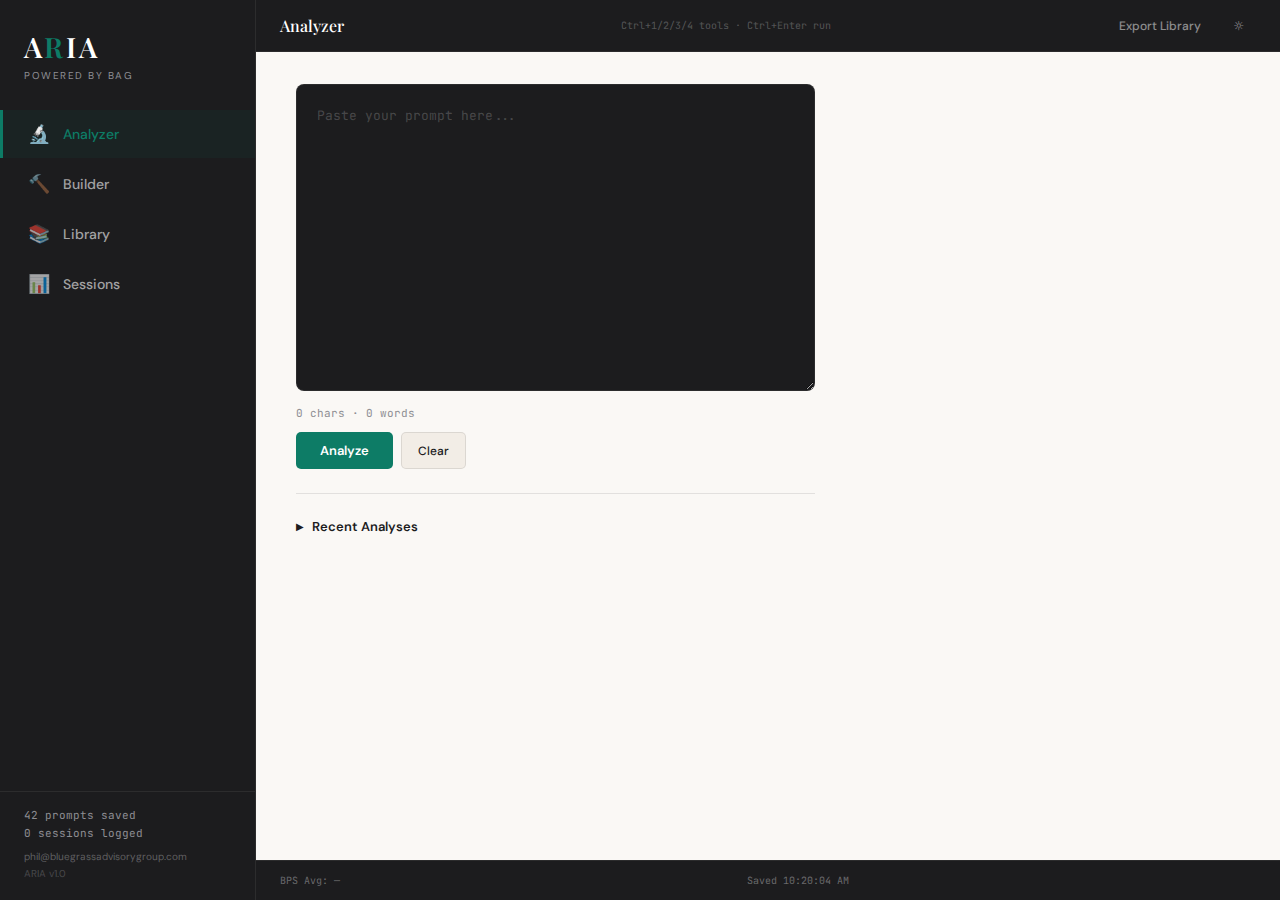
<file: public/prompt-studio/index.html>
<!DOCTYPE html>
<html lang="en">
<head>
<meta charset="UTF-8">
<meta name="viewport" content="width=device-width, initial-scale=1.0">
<title>ARIA — Prompt Studio</title>
<link rel="preconnect" href="https://fonts.googleapis.com">
<link rel="preconnect" href="https://fonts.gstatic.com" crossorigin>
<link href="https://fonts.googleapis.com/css2?family=DM+Sans:ital,wght@0,300;0,400;0,500;0,600;0,700;1,400&family=JetBrains+Mono:wght@400;500;600;700&family=Playfair+Display:ital,wght@0,400;0,500;0,600;0,700;1,400&display=swap" rel="stylesheet">
<style>
/* ═══════════════════════════════════════════════════
   CSS CUSTOM PROPERTIES
   ═══════════════════════════════════════════════════ */
:root {
  --graphite: #1C1C1E;
  --graphite-2: #2A2A2E;
  --graphite-3: #353539;
  --emerald: #0D7C66;
  --emerald-dim: rgba(13,124,102,0.12);
  --sage: #2A9D8F;
  --warm-white: #FAF8F5;
  --cream: #F2EDE6;
  --gold: #C8960A;
  --gold-dim: rgba(200,150,10,0.12);
  --red: #C0392B;
  --red-dim: rgba(192,57,43,0.12);
  --blue: #2563EB;
  --blue-dim: rgba(37,99,235,0.12);
  --purple: #7C3AED;
  --purple-dim: rgba(124,58,237,0.12);
  --orange: #D97706;
  --orange-dim: rgba(217,119,6,0.12);
  --coral: #E74C3C;
  --coral-dim: rgba(231,76,60,0.12);
  --stone: #8E8E93;
  --stone-dim: rgba(142,142,147,0.15);
  --border: rgba(58,58,60,0.12);
  --border-dark: rgba(255,255,255,0.07);
  --sidebar-w: 256px;
  --topbar-h: 52px;
  --statusbar-h: 40px;
  --tip-w: 240px;
  --font-display: 'Playfair Display', Georgia, serif;
  --font-body: 'DM Sans', system-ui, sans-serif;
  --font-mono: 'JetBrains Mono', 'Fira Code', monospace;
  --radius: 8px;
  --radius-sm: 5px;
  --radius-lg: 12px;
  --shadow: 0 1px 3px rgba(0,0,0,0.06), 0 1px 2px rgba(0,0,0,0.04);
  --shadow-md: 0 4px 12px rgba(0,0,0,0.08);
  --shadow-lg: 0 8px 24px rgba(0,0,0,0.12);
  --transition: 0.2s ease;
}

/* ═══════════════════════════════════════════════════
   RESET & BASE
   ═══════════════════════════════════════════════════ */
*, *::before, *::after { box-sizing: border-box; margin: 0; padding: 0; }
html { font-size: 15px; -webkit-font-smoothing: antialiased; }
body {
  font-family: var(--font-body);
  background: var(--warm-white);
  color: var(--graphite);
  overflow: hidden;
  height: 100vh;
}
button { cursor: pointer; font-family: var(--font-body); border: none; background: none; }
input, textarea, select { font-family: var(--font-body); }
::selection { background: var(--emerald); color: #fff; }

/* ═══════════════════════════════════════════════════
   LAYOUT SHELL
   ═══════════════════════════════════════════════════ */
.app { display: flex; height: 100vh; }

/* SIDEBAR */
.sidebar {
  width: var(--sidebar-w);
  min-width: var(--sidebar-w);
  background: var(--graphite);
  display: flex;
  flex-direction: column;
  z-index: 100;
  border-right: 1px solid var(--border-dark);
}
.sidebar-logo {
  padding: 28px 24px 4px;
}
.sidebar-logo h1 {
  font-family: var(--font-display);
  color: #fff;
  font-size: 28px;
  font-weight: 600;
  letter-spacing: 3px;
}
.sidebar-logo h1 span { color: var(--emerald); }
.sidebar-logo .sub {
  font-size: 10px;
  color: var(--stone);
  letter-spacing: 1.5px;
  text-transform: uppercase;
  margin-top: 4px;
}
.sidebar-nav {
  flex: 1;
  padding: 24px 0 16px;
  display: flex;
  flex-direction: column;
  gap: 2px;
}
.sidebar-nav button {
  display: flex;
  align-items: center;
  gap: 12px;
  width: 100%;
  padding: 12px 24px;
  color: rgba(255,255,255,0.6);
  font-size: 14px;
  font-weight: 500;
  transition: var(--transition);
  border-left: 3px solid transparent;
  text-align: left;
}
.sidebar-nav button:hover {
  color: rgba(255,255,255,0.85);
  background: rgba(255,255,255,0.04);
}
.sidebar-nav button.active {
  color: var(--emerald);
  background: rgba(13,124,102,0.08);
  border-left-color: var(--emerald);
}
.sidebar-nav button .icon {
  font-size: 18px;
  width: 24px;
  text-align: center;
}
.sidebar-footer {
  padding: 16px 24px 20px;
  border-top: 1px solid var(--border-dark);
}
.sidebar-footer .stat {
  font-size: 11px;
  color: var(--stone);
  margin-bottom: 4px;
  font-family: var(--font-mono);
}
.sidebar-footer .email {
  font-size: 10px;
  color: rgba(255,255,255,0.3);
  margin-top: 10px;
  word-break: break-all;
}
.sidebar-footer .version {
  font-size: 10px;
  color: rgba(255,255,255,0.2);
  margin-top: 4px;
}

/* MAIN AREA */
.main-area {
  flex: 1;
  display: flex;
  flex-direction: column;
  min-width: 0;
}

/* TOP BAR */
.topbar {
  height: var(--topbar-h);
  min-height: var(--topbar-h);
  background: var(--graphite);
  display: flex;
  align-items: center;
  justify-content: space-between;
  padding: 0 24px;
  border-bottom: 1px solid var(--border-dark);
}
.topbar-title {
  font-family: var(--font-display);
  color: #fff;
  font-size: 16px;
  font-weight: 500;
}
.topbar-shortcuts {
  font-family: var(--font-mono);
  font-size: 10px;
  color: rgba(255,255,255,0.25);
}
.topbar-actions {
  display: flex;
  gap: 8px;
  align-items: center;
}
.topbar-btn {
  font-size: 12px;
  color: rgba(255,255,255,0.5);
  padding: 6px 12px;
  border-radius: var(--radius-sm);
  transition: var(--transition);
  font-weight: 500;
}
.topbar-btn:hover {
  color: #fff;
  background: rgba(255,255,255,0.08);
}

/* CONTENT AREA */
.content-area {
  flex: 1;
  display: flex;
  overflow: hidden;
}
.main-panel {
  flex: 1;
  overflow-y: auto;
  padding: 32px 40px 80px;
}
.main-panel-inner {
  max-width: 960px;
  margin: 0 auto;
}

/* RIGHT GUTTER — TIPS */
.tip-gutter {
  width: var(--tip-w);
  min-width: var(--tip-w);
  background: var(--cream);
  border-left: 1px solid var(--border);
  padding: 24px 16px;
  overflow-y: auto;
  display: flex;
  flex-direction: column;
}
.tip-label {
  font-family: var(--font-mono);
  font-size: 10px;
  font-weight: 600;
  color: var(--emerald);
  letter-spacing: 2px;
  text-transform: uppercase;
  margin-bottom: 12px;
}
.tip-content {
  font-size: 13px;
  line-height: 1.65;
  color: var(--graphite);
  flex: 1;
}
.tip-next-btn {
  margin-top: 16px;
  font-size: 11px;
  font-weight: 600;
  color: var(--emerald);
  padding: 8px 0;
  text-align: center;
  border-top: 1px solid var(--border);
  transition: var(--transition);
}
.tip-next-btn:hover { color: var(--sage); }
.tip-counter {
  font-family: var(--font-mono);
  font-size: 10px;
  color: var(--stone);
  text-align: center;
  margin-top: 6px;
}

/* STATUS BAR */
.statusbar {
  height: var(--statusbar-h);
  min-height: var(--statusbar-h);
  background: var(--graphite);
  display: flex;
  align-items: center;
  justify-content: space-between;
  padding: 0 24px;
  border-top: 1px solid var(--border-dark);
}
.statusbar span {
  font-family: var(--font-mono);
  font-size: 10px;
  color: rgba(255,255,255,0.35);
}

/* ═══════════════════════════════════════════════════
   TOOL PANELS — show/hide
   ═══════════════════════════════════════════════════ */
.tool-panel { display: none; }
.tool-panel.active { display: block; }

/* ═══════════════════════════════════════════════════
   SHARED COMPONENTS
   ═══════════════════════════════════════════════════ */
.card {
  background: #fff;
  border: 1px solid var(--border);
  border-radius: var(--radius);
  padding: 20px;
  box-shadow: var(--shadow);
}
.card-header {
  font-family: var(--font-display);
  font-size: 18px;
  font-weight: 600;
  margin-bottom: 16px;
}
.btn-primary {
  background: var(--emerald);
  color: #fff;
  padding: 10px 24px;
  border-radius: var(--radius-sm);
  font-weight: 600;
  font-size: 13px;
  transition: var(--transition);
}
.btn-primary:hover { background: var(--sage); }
.btn-primary:disabled { opacity: 0.5; cursor: not-allowed; }
.btn-secondary {
  background: var(--cream);
  color: var(--graphite);
  padding: 8px 16px;
  border-radius: var(--radius-sm);
  font-weight: 500;
  font-size: 12px;
  border: 1px solid var(--border);
  transition: var(--transition);
}
.btn-secondary:hover { background: #E8E2DB; }
.btn-ghost {
  color: var(--stone);
  padding: 6px 10px;
  border-radius: var(--radius-sm);
  font-size: 12px;
  font-weight: 500;
  transition: var(--transition);
}
.btn-ghost:hover { color: var(--graphite); background: var(--cream); }
.btn-copy {
  font-family: var(--font-mono);
  font-size: 11px;
  color: var(--emerald);
  padding: 4px 10px;
  border-radius: var(--radius-sm);
  border: 1px solid var(--emerald);
  transition: var(--transition);
}
.btn-copy:hover { background: var(--emerald-dim); }
.pill {
  display: inline-block;
  font-size: 10px;
  font-weight: 600;
  padding: 3px 10px;
  border-radius: 20px;
  text-transform: uppercase;
  letter-spacing: 0.5px;
}
.pill-emerald { background: var(--emerald-dim); color: var(--emerald); }
.pill-blue { background: var(--blue-dim); color: var(--blue); }
.pill-gold { background: var(--gold-dim); color: var(--gold); }
.pill-coral { background: var(--coral-dim); color: var(--coral); }
.pill-purple { background: var(--purple-dim); color: var(--purple); }
.pill-sage { background: rgba(42,157,143,0.12); color: var(--sage); }
.pill-orange { background: var(--orange-dim); color: var(--orange); }
.pill-stone { background: var(--stone-dim); color: var(--stone); }
.grade-display {
  font-family: var(--font-mono);
  font-weight: 700;
}
.grade-a { color: var(--emerald); }
.grade-b { color: var(--blue); }
.grade-c { color: var(--gold); }
.grade-d { color: var(--red); }
.grade-f { color: var(--red); }

/* Textarea code editor style */
.code-textarea {
  width: 100%;
  min-height: 200px;
  background: var(--graphite);
  color: rgba(255,255,255,0.8);
  font-family: var(--font-mono);
  font-size: 13px;
  line-height: 1.7;
  padding: 20px;
  border: 1px solid var(--border-dark);
  border-radius: var(--radius);
  resize: vertical;
  outline: none;
  transition: border-color var(--transition);
}
.code-textarea:focus {
  border-color: var(--emerald);
}
.code-textarea::placeholder {
  color: rgba(255,255,255,0.2);
}
.input-field {
  width: 100%;
  padding: 10px 14px;
  border: 1px solid var(--border);
  border-radius: var(--radius-sm);
  font-size: 13px;
  background: #fff;
  outline: none;
  transition: border-color var(--transition);
}
.input-field:focus { border-color: var(--emerald); }
.input-label {
  font-size: 12px;
  font-weight: 600;
  color: var(--graphite);
  margin-bottom: 6px;
  display: block;
}

/* Score bar */
.score-bar-wrap {
  margin-bottom: 14px;
}
.score-bar-header {
  display: flex;
  justify-content: space-between;
  align-items: center;
  margin-bottom: 4px;
}
.score-bar-name {
  font-size: 12px;
  font-weight: 600;
  color: var(--graphite);
}
.score-bar-val {
  font-family: var(--font-mono);
  font-size: 12px;
  font-weight: 600;
}
.score-bar-track {
  height: 6px;
  background: var(--cream);
  border-radius: 3px;
  overflow: hidden;
}
.score-bar-fill {
  height: 100%;
  border-radius: 3px;
  transition: width 0.6s ease;
  width: 0%;
}
.score-bar-feedback {
  font-size: 11px;
  color: var(--stone);
  margin-top: 3px;
  line-height: 1.4;
}

/* Modal */
.modal-overlay {
  position: fixed;
  top: 0; left: 0; right: 0; bottom: 0;
  background: rgba(0,0,0,0.5);
  display: flex;
  align-items: center;
  justify-content: center;
  z-index: 1000;
  opacity: 0;
  pointer-events: none;
  transition: opacity 0.2s ease;
}
.modal-overlay.visible {
  opacity: 1;
  pointer-events: auto;
}
.modal {
  background: #fff;
  border-radius: var(--radius-lg);
  padding: 28px;
  width: 90%;
  max-width: 520px;
  box-shadow: var(--shadow-lg);
  transform: translateY(10px);
  transition: transform 0.2s ease;
}
.modal-overlay.visible .modal {
  transform: translateY(0);
}
.modal h3 {
  font-family: var(--font-display);
  font-size: 18px;
  margin-bottom: 16px;
}
.modal-actions {
  display: flex;
  gap: 8px;
  justify-content: flex-end;
  margin-top: 20px;
}

/* Tab bar */
.tab-bar {
  display: flex;
  gap: 0;
  border-bottom: 1px solid var(--border);
  margin-bottom: 24px;
}
.tab-btn {
  padding: 10px 20px;
  font-size: 13px;
  font-weight: 500;
  color: var(--stone);
  border-bottom: 2px solid transparent;
  transition: var(--transition);
}
.tab-btn:hover { color: var(--graphite); }
.tab-btn.active {
  color: var(--emerald);
  border-bottom-color: var(--emerald);
}

/* Star rating */
.star-rating {
  display: flex;
  gap: 4px;
}
.star-rating button {
  font-size: 20px;
  color: var(--border);
  transition: var(--transition);
}
.star-rating button.filled { color: var(--gold); }
.star-rating button:hover { color: var(--gold); }

/* ═══════════════════════════════════════════════════
   ANALYZER PANEL
   ═══════════════════════════════════════════════════ */
.analyzer-layout {
  display: grid;
  grid-template-columns: 55% 45%;
  gap: 24px;
  align-items: start;
}
.analyzer-input-section {}
.analyzer-stats {
  display: flex;
  justify-content: space-between;
  align-items: center;
  margin-top: 10px;
}
.analyzer-stats span {
  font-family: var(--font-mono);
  font-size: 11px;
  color: var(--stone);
}
.analyzer-actions {
  display: flex;
  gap: 8px;
  margin-top: 12px;
}
.analyzer-results {
  display: none;
}
.analyzer-results.visible { display: block; }
.bps-hero {
  display: flex;
  align-items: baseline;
  gap: 12px;
  margin-bottom: 6px;
}
.bps-number {
  font-family: var(--font-mono);
  font-size: 48px;
  font-weight: 700;
  line-height: 1;
}
.bps-grade {
  font-family: var(--font-mono);
  font-size: 32px;
  font-weight: 700;
}
.bps-verdict {
  font-size: 14px;
  color: var(--stone);
  margin-bottom: 24px;
  font-style: italic;
}
.dimension-section {
  margin-bottom: 24px;
}
.missing-cards {
  display: flex;
  flex-direction: column;
  gap: 10px;
  margin: 20px 0;
}
.missing-card {
  background: var(--cream);
  border-radius: var(--radius-sm);
  padding: 12px 16px;
  border-left: 3px solid var(--gold);
}
.missing-card-title {
  font-weight: 600;
  font-size: 12px;
  margin-bottom: 4px;
}
.missing-card-text {
  font-size: 12px;
  color: var(--stone);
  line-height: 1.5;
}
.upgraded-prompt-block {
  background: var(--graphite);
  color: rgba(255,255,255,0.8);
  font-family: var(--font-mono);
  font-size: 12px;
  line-height: 1.65;
  padding: 20px;
  border-radius: var(--radius);
  white-space: pre-wrap;
  word-break: break-word;
  margin: 12px 0;
  max-height: 300px;
  overflow-y: auto;
}
.followup-block {
  background: var(--cream);
  border-radius: var(--radius-sm);
  padding: 12px 16px;
  margin-bottom: 8px;
  display: flex;
  justify-content: space-between;
  align-items: flex-start;
  gap: 12px;
}
.followup-text {
  font-family: var(--font-mono);
  font-size: 12px;
  line-height: 1.5;
  flex: 1;
}
.analyzer-history {
  margin-top: 24px;
  border-top: 1px solid var(--border);
  padding-top: 16px;
}
.history-toggle {
  font-size: 13px;
  font-weight: 600;
  color: var(--graphite);
  display: flex;
  align-items: center;
  gap: 8px;
  width: 100%;
  text-align: left;
  padding: 8px 0;
}
.history-toggle .arrow {
  transition: transform 0.2s ease;
  font-size: 10px;
}
.history-toggle.open .arrow { transform: rotate(90deg); }
.history-list {
  display: none;
}
.history-list.visible { display: block; }
.history-item {
  display: flex;
  align-items: center;
  gap: 10px;
  padding: 8px 0;
  border-bottom: 1px solid var(--border);
  cursor: pointer;
  transition: var(--transition);
}
.history-item:hover { background: var(--cream); margin: 0 -8px; padding: 8px; border-radius: var(--radius-sm); }
.history-prompt-preview {
  flex: 1;
  font-family: var(--font-mono);
  font-size: 11px;
  color: var(--stone);
  overflow: hidden;
  text-overflow: ellipsis;
  white-space: nowrap;
}
.history-score {
  font-family: var(--font-mono);
  font-size: 12px;
  font-weight: 700;
}

/* ═══════════════════════════════════════════════════
   BUILDER PANEL
   ═══════════════════════════════════════════════════ */
.builder-tab-content { display: none; }
.builder-tab-content.active { display: block; }

/* Wizard */
.wizard-progress {
  display: flex;
  gap: 4px;
  margin-bottom: 24px;
}
.wizard-progress-step {
  flex: 1;
  height: 4px;
  border-radius: 2px;
  background: var(--cream);
  transition: background 0.3s ease;
}
.wizard-progress-step.done { background: var(--emerald); }
.wizard-progress-step.current { background: var(--sage); }
.wizard-step { display: none; }
.wizard-step.active { display: block; }
.wizard-step h3 {
  font-family: var(--font-display);
  font-size: 20px;
  margin-bottom: 6px;
}
.wizard-step p {
  font-size: 13px;
  color: var(--stone);
  margin-bottom: 20px;
}
.wizard-field {
  margin-bottom: 16px;
}
.wizard-nav {
  display: flex;
  justify-content: space-between;
  margin-top: 24px;
}
.wizard-output {
  display: none;
  margin-top: 24px;
}
.wizard-output.visible { display: block; }

/* Templates */
.template-grid {
  display: grid;
  grid-template-columns: 1fr 1fr;
  gap: 12px;
}
.template-card {
  border: 1px solid var(--border);
  border-radius: var(--radius);
  padding: 16px;
  cursor: pointer;
  transition: var(--transition);
  background: #fff;
}
.template-card:hover {
  border-color: var(--emerald);
  box-shadow: var(--shadow-md);
}
.template-card.selected {
  border-color: var(--emerald);
  background: var(--emerald-dim);
}
.template-card h4 {
  font-size: 14px;
  font-weight: 600;
  margin-bottom: 4px;
}
.template-card p {
  font-size: 11px;
  color: var(--stone);
}
.template-fill-area {
  display: none;
  margin-top: 24px;
}
.template-fill-area.visible { display: block; }
.template-preview {
  background: var(--graphite);
  color: rgba(255,255,255,0.8);
  font-family: var(--font-mono);
  font-size: 12px;
  line-height: 1.65;
  padding: 20px;
  border-radius: var(--radius);
  white-space: pre-wrap;
  word-break: break-word;
  margin: 16px 0;
}
.template-preview .placeholder {
  color: var(--gold);
  cursor: pointer;
  border-bottom: 1px dashed var(--gold);
}

/* Brain dump */
.braindump-output {
  display: none;
  margin-top: 24px;
}
.braindump-output.visible { display: block; }
.braindump-added {
  background: var(--emerald-dim);
  border-radius: var(--radius-sm);
  padding: 12px 16px;
  margin: 12px 0;
}
.braindump-added h4 {
  font-size: 12px;
  font-weight: 600;
  color: var(--emerald);
  margin-bottom: 6px;
}
.braindump-added ul {
  font-size: 12px;
  color: var(--graphite);
  padding-left: 16px;
  line-height: 1.6;
}

/* Expertise dropdown + format/tone selectors */
.select-field {
  width: 100%;
  padding: 10px 14px;
  border: 1px solid var(--border);
  border-radius: var(--radius-sm);
  font-size: 13px;
  background: #fff;
  outline: none;
  font-family: var(--font-body);
}
.select-field:focus { border-color: var(--emerald); }
.checkbox-grid {
  display: flex;
  flex-wrap: wrap;
  gap: 8px;
}
.checkbox-grid label {
  display: flex;
  align-items: center;
  gap: 6px;
  font-size: 12px;
  padding: 6px 12px;
  border: 1px solid var(--border);
  border-radius: var(--radius-sm);
  cursor: pointer;
  transition: var(--transition);
}
.checkbox-grid label:has(input:checked) {
  border-color: var(--emerald);
  background: var(--emerald-dim);
}
.checkbox-grid input { display: none; }
.pill-selector {
  display: flex;
  flex-wrap: wrap;
  gap: 6px;
}
.pill-select-btn {
  padding: 6px 14px;
  font-size: 12px;
  font-weight: 500;
  border: 1px solid var(--border);
  border-radius: 20px;
  transition: var(--transition);
  color: var(--graphite);
}
.pill-select-btn:hover {
  border-color: var(--sage);
}
.pill-select-btn.active {
  background: var(--emerald);
  color: #fff;
  border-color: var(--emerald);
}

/* ═══════════════════════════════════════════════════
   LIBRARY PANEL
   ═══════════════════════════════════════════════════ */
.library-toolbar {
  display: flex;
  gap: 12px;
  align-items: center;
  flex-wrap: wrap;
  margin-bottom: 20px;
}
.library-search {
  flex: 1;
  min-width: 200px;
  padding: 10px 14px;
  border: 1px solid var(--border);
  border-radius: var(--radius-sm);
  font-size: 13px;
  background: #fff;
  outline: none;
}
.library-search:focus { border-color: var(--emerald); }
.library-filters {
  display: flex;
  gap: 6px;
  flex-wrap: wrap;
  margin-bottom: 16px;
}
.filter-pill {
  padding: 5px 12px;
  font-size: 11px;
  font-weight: 600;
  border-radius: 20px;
  cursor: pointer;
  transition: var(--transition);
  border: 1px solid transparent;
}
.filter-pill:hover { opacity: 0.8; }
.filter-pill.active { border-color: var(--graphite); box-shadow: 0 0 0 1px var(--graphite); }
.library-grid {
  display: grid;
  grid-template-columns: 1fr 1fr;
  gap: 12px;
}
.prompt-card {
  background: #fff;
  border: 1px solid var(--border);
  border-radius: var(--radius);
  padding: 16px;
  transition: var(--transition);
}
.prompt-card:hover {
  box-shadow: var(--shadow-md);
  border-color: rgba(0,0,0,0.15);
}
.prompt-card-header {
  display: flex;
  justify-content: space-between;
  align-items: flex-start;
  margin-bottom: 8px;
}
.prompt-card-title {
  font-weight: 600;
  font-size: 14px;
  flex: 1;
}
.prompt-card-preview {
  font-family: var(--font-mono);
  font-size: 11px;
  color: var(--stone);
  line-height: 1.5;
  display: -webkit-box;
  -webkit-line-clamp: 2;
  -webkit-box-orient: vertical;
  overflow: hidden;
  margin: 8px 0;
}
.prompt-card-footer {
  display: flex;
  justify-content: space-between;
  align-items: center;
  margin-top: 10px;
}
.prompt-card-meta {
  font-family: var(--font-mono);
  font-size: 10px;
  color: var(--stone);
}
.prompt-card-actions {
  display: flex;
  gap: 4px;
}
.prompt-card-actions button {
  font-size: 11px;
  padding: 4px 8px;
  border-radius: var(--radius-sm);
  color: var(--stone);
  transition: var(--transition);
}
.prompt-card-actions button:hover {
  color: var(--graphite);
  background: var(--cream);
}

/* ═══════════════════════════════════════════════════
   SESSIONS PANEL
   ═══════════════════════════════════════════════════ */
.sessions-layout {
  display: grid;
  grid-template-columns: 1fr 320px;
  gap: 24px;
  align-items: start;
}
.session-form-card {
  background: #fff;
  border: 1px solid var(--border);
  border-radius: var(--radius);
  padding: 24px;
}
.session-form-card h3 {
  font-family: var(--font-display);
  font-size: 18px;
  margin-bottom: 20px;
}
.session-type-selector {
  display: flex;
  gap: 8px;
  margin-bottom: 20px;
  flex-wrap: wrap;
}
.session-type-btn {
  padding: 8px 16px;
  border: 1px solid var(--border);
  border-radius: var(--radius-sm);
  font-size: 12px;
  font-weight: 500;
  transition: var(--transition);
}
.session-type-btn.active {
  border-color: var(--emerald);
  background: var(--emerald-dim);
  color: var(--emerald);
}
.session-field {
  margin-bottom: 16px;
}
.session-field label {
  display: block;
  font-size: 12px;
  font-weight: 600;
  margin-bottom: 6px;
}
.session-field textarea {
  width: 100%;
  padding: 10px 14px;
  border: 1px solid var(--border);
  border-radius: var(--radius-sm);
  font-size: 13px;
  min-height: 60px;
  resize: vertical;
  outline: none;
  font-family: var(--font-body);
}
.session-field textarea:focus { border-color: var(--emerald); }

/* Session list */
.session-list {
  margin-top: 24px;
}
.session-list h3 {
  font-family: var(--font-display);
  font-size: 16px;
  margin-bottom: 12px;
}
.session-entry {
  background: #fff;
  border: 1px solid var(--border);
  border-radius: var(--radius-sm);
  padding: 12px 16px;
  margin-bottom: 8px;
  cursor: pointer;
  transition: var(--transition);
}
.session-entry:hover { border-color: var(--emerald); }
.session-entry-header {
  display: flex;
  justify-content: space-between;
  align-items: center;
  margin-bottom: 4px;
}
.session-entry-date {
  font-family: var(--font-mono);
  font-size: 11px;
  color: var(--stone);
}
.session-entry-type {
  font-size: 12px;
}
.session-entry-direction {
  font-size: 13px;
  color: var(--graphite);
  line-height: 1.4;
}
.session-entry-details {
  display: none;
  margin-top: 12px;
  padding-top: 12px;
  border-top: 1px solid var(--border);
  font-size: 12px;
  line-height: 1.6;
  color: var(--stone);
}
.session-entry-details.visible { display: block; }
.session-entry-details strong { color: var(--graphite); }

/* Insights panel */
.insights-panel {
  position: sticky;
  top: 0;
}
.stat-cards {
  display: grid;
  grid-template-columns: 1fr 1fr;
  gap: 8px;
  margin-bottom: 16px;
}
.stat-card {
  background: #fff;
  border: 1px solid var(--border);
  border-radius: var(--radius-sm);
  padding: 12px;
  text-align: center;
}
.stat-card-num {
  font-family: var(--font-mono);
  font-size: 24px;
  font-weight: 700;
  color: var(--emerald);
}
.stat-card-label {
  font-size: 10px;
  color: var(--stone);
  margin-top: 2px;
  text-transform: uppercase;
  letter-spacing: 0.5px;
}
.insights-section {
  background: #fff;
  border: 1px solid var(--border);
  border-radius: var(--radius-sm);
  padding: 14px;
  margin-bottom: 12px;
}
.insights-section h4 {
  font-size: 12px;
  font-weight: 600;
  margin-bottom: 10px;
  text-transform: uppercase;
  letter-spacing: 0.5px;
  color: var(--emerald);
}
.open-loop-item {
  display: flex;
  justify-content: space-between;
  align-items: center;
  padding: 6px 0;
  border-bottom: 1px solid var(--border);
  font-size: 12px;
}
.open-loop-item:last-child { border: none; }
.open-loop-actions button {
  font-size: 10px;
  padding: 3px 8px;
  border-radius: 3px;
  margin-left: 4px;
}
.idea-item {
  padding: 8px 0;
  border-bottom: 1px solid var(--border);
  font-size: 12px;
}
.idea-item:last-child { border: none; }
.idea-item-text { margin-bottom: 4px; }
.idea-item-meta {
  font-family: var(--font-mono);
  font-size: 10px;
  color: var(--stone);
}

/* Autonomous session setup */
.autonomous-setup {
  display: none;
  margin-top: 16px;
  padding: 16px;
  background: var(--emerald-dim);
  border-radius: var(--radius);
  border: 1px solid rgba(13,124,102,0.2);
}
.autonomous-setup.visible { display: block; }
.autonomous-setup h4 {
  font-family: var(--font-display);
  font-size: 14px;
  margin-bottom: 12px;
  color: var(--emerald);
}
.gen-briefing-output {
  display: none;
  margin-top: 16px;
}
.gen-briefing-output.visible { display: block; }

/* ═══════════════════════════════════════════════════
   RESPONSIVE
   ═══════════════════════════════════════════════════ */
@media (max-width: 1400px) {
  .tip-gutter { display: none; }
}
@media (max-width: 1100px) {
  .analyzer-layout { grid-template-columns: 1fr; }
  .sessions-layout { grid-template-columns: 1fr; }
}
@media (max-width: 900px) {
  .library-grid { grid-template-columns: 1fr; }
  .template-grid { grid-template-columns: 1fr; }
}
@media (max-width: 768px) {
  .sidebar {
    position: fixed;
    bottom: 0;
    left: 0;
    right: 0;
    width: 100%;
    height: 56px;
    flex-direction: row;
    z-index: 200;
    border-right: none;
    border-top: 1px solid var(--border-dark);
  }
  .sidebar-logo, .sidebar-footer { display: none; }
  .sidebar-nav {
    flex-direction: row;
    padding: 0;
    width: 100%;
    justify-content: space-around;
  }
  .sidebar-nav button {
    flex-direction: column;
    gap: 2px;
    padding: 8px 4px;
    font-size: 10px;
    border-left: none;
    border-top: 2px solid transparent;
  }
  .sidebar-nav button.active {
    border-left: none;
    border-top-color: var(--emerald);
  }
  .main-area { padding-bottom: 56px; }
  .main-panel { padding: 20px 16px 80px; }
}

/* Scrollbar styling */
::-webkit-scrollbar { width: 6px; }
::-webkit-scrollbar-track { background: transparent; }
::-webkit-scrollbar-thumb { background: rgba(0,0,0,0.15); border-radius: 3px; }
::-webkit-scrollbar-thumb:hover { background: rgba(0,0,0,0.25); }

/* Toast notification */
.toast {
  position: fixed;
  bottom: 60px;
  right: 24px;
  background: var(--graphite);
  color: #fff;
  font-size: 13px;
  padding: 10px 20px;
  border-radius: var(--radius-sm);
  z-index: 2000;
  opacity: 0;
  transform: translateY(10px);
  transition: all 0.3s ease;
  pointer-events: none;
  font-family: var(--font-mono);
}
.toast.visible {
  opacity: 1;
  transform: translateY(0);
}
</style>
</head>
<body>
<div class="app">
  <!-- SIDEBAR -->
  <aside class="sidebar">
    <div class="sidebar-logo">
      <h1>A<span>R</span>IA</h1>
      <div class="sub">Powered by BAG</div>
    </div>
    <nav class="sidebar-nav">
      <button data-tool="analyzer" class="active">
        <span class="icon">&#128300;</span> Analyzer
      </button>
      <button data-tool="builder">
        <span class="icon">&#128296;</span> Builder
      </button>
      <button data-tool="library">
        <span class="icon">&#128218;</span> Library
      </button>
      <button data-tool="sessions">
        <span class="icon">&#128202;</span> Sessions
      </button>
    </nav>
    <div class="sidebar-footer">
      <div class="stat" id="sidebar-prompt-count">0 prompts saved</div>
      <div class="stat" id="sidebar-session-count">0 sessions logged</div>
      <div class="email">phil@bluegrassadvisorygroup.com</div>
      <div class="version">ARIA v1.0</div>
    </div>
  </aside>

  <!-- MAIN AREA -->
  <div class="main-area">
    <!-- TOP BAR -->
    <header class="topbar">
      <span class="topbar-title" id="topbar-title">Analyzer</span>
      <span class="topbar-shortcuts">Ctrl+1/2/3/4 tools &middot; Ctrl+Enter run</span>
      <div class="topbar-actions">
        <button class="topbar-btn" onclick="exportLibrary()">Export Library</button>
        <button class="topbar-btn" onclick="toggleTheme()">&#9788;</button>
      </div>
    </header>

    <!-- CONTENT -->
    <div class="content-area">
      <div class="main-panel">
        <div class="main-panel-inner">

          <!-- ═══ ANALYZER ═══ -->
          <div class="tool-panel active" id="panel-analyzer">
            <div class="analyzer-layout">
              <div class="analyzer-input-section">
                <textarea class="code-textarea" id="analyzer-input" placeholder="Paste your prompt here..." rows="12"></textarea>
                <div class="analyzer-stats">
                  <span id="analyzer-charcount">0 chars &middot; 0 words</span>
                  <span></span>
                </div>
                <div class="analyzer-actions">
                  <button class="btn-primary" id="btn-analyze" onclick="runAnalyzer()">Analyze</button>
                  <button class="btn-secondary" onclick="clearAnalyzer()">Clear</button>
                </div>
                <div class="analyzer-history" id="analyzer-history">
                  <button class="history-toggle" id="history-toggle" onclick="toggleHistory()">
                    <span class="arrow">&#9654;</span> Recent Analyses
                  </button>
                  <div class="history-list" id="history-list"></div>
                </div>
              </div>
              <div class="analyzer-results" id="analyzer-results">
                <div class="bps-hero">
                  <span class="bps-number" id="bps-number">0</span>
                  <span class="bps-grade" id="bps-grade">—</span>
                </div>
                <div class="bps-verdict" id="bps-verdict"></div>
                <div class="dimension-section" id="dimension-bars"></div>
                <h4 style="font-family:var(--font-display);margin-bottom:12px;">What's Missing</h4>
                <div class="missing-cards" id="missing-cards"></div>
                <h4 style="font-family:var(--font-display);margin:20px 0 8px;">Upgraded Prompt</h4>
                <div class="upgraded-prompt-block" id="upgraded-prompt"></div>
                <div style="display:flex;gap:8px;margin:8px 0 20px;">
                  <button class="btn-copy" onclick="copyText('upgraded-prompt')">Copy</button>
                  <button class="btn-secondary" onclick="saveUpgradedToLibrary()">Save to Library</button>
                </div>
                <h4 style="font-family:var(--font-display);margin-bottom:8px;">Follow-Up Prompts</h4>
                <div id="followup-prompts"></div>
              </div>
            </div>
          </div>

          <!-- ═══ BUILDER ═══ -->
          <div class="tool-panel" id="panel-builder">
            <div class="tab-bar">
              <button class="tab-btn active" data-btab="wizard">Guided Wizard</button>
              <button class="tab-btn" data-btab="templates">Templates</button>
              <button class="tab-btn" data-btab="braindump">Brain Dump</button>
            </div>

            <!-- WIZARD -->
            <div class="builder-tab-content active" id="btab-wizard">
              <div class="wizard-progress" id="wizard-progress"></div>
              <div id="wizard-steps"></div>
              <div class="wizard-output" id="wizard-output">
                <h4 style="font-family:var(--font-display);margin-bottom:8px;">Your Built Prompt</h4>
                <div class="upgraded-prompt-block" id="wizard-result"></div>
                <div style="display:flex;gap:8px;margin:12px 0;align-items:center;">
                  <button class="btn-copy" onclick="copyText('wizard-result')">Copy</button>
                  <button class="btn-secondary" onclick="saveWizardToLibrary()">Save to Library</button>
                  <span class="grade-display" id="wizard-bps" style="margin-left:auto;font-size:14px;"></span>
                </div>
              </div>
            </div>

            <!-- TEMPLATES -->
            <div class="builder-tab-content" id="btab-templates">
              <div class="template-grid" id="template-grid"></div>
              <div class="template-fill-area" id="template-fill-area">
                <h4 style="font-family:var(--font-display);margin-bottom:4px;" id="template-fill-title"></h4>
                <p style="font-size:12px;color:var(--stone);margin-bottom:16px;">Click the <span style="color:var(--gold);font-weight:600;">[PLACEHOLDERS]</span> to fill them in.</p>
                <div id="template-fields"></div>
                <div class="template-preview" id="template-preview"></div>
                <div style="display:flex;gap:8px;margin:12px 0;">
                  <button class="btn-copy" onclick="copyTemplateResult()">Copy</button>
                  <button class="btn-primary" onclick="analyzeTemplateResult()">Score It</button>
                  <button class="btn-secondary" onclick="saveTemplateToLibrary()">Save to Library</button>
                </div>
              </div>
            </div>

            <!-- BRAIN DUMP -->
            <div class="builder-tab-content" id="btab-braindump">
              <p style="font-size:13px;color:var(--stone);margin-bottom:16px;">Describe what you need in plain English. Don't think about structure. Write like you're texting a colleague.</p>
              <textarea class="code-textarea" id="braindump-input" placeholder="I need to write a thing for... basically the idea is..." rows="8"></textarea>
              <div style="margin-top:12px;">
                <button class="btn-primary" onclick="runBrainDump()">Structure My Prompt</button>
              </div>
              <div class="braindump-output" id="braindump-output">
                <h4 style="font-family:var(--font-display);margin-bottom:8px;">Structured Prompt</h4>
                <div class="upgraded-prompt-block" id="braindump-result"></div>
                <div class="braindump-added" id="braindump-added">
                  <h4>What I Added</h4>
                  <ul id="braindump-added-list"></ul>
                </div>
                <div style="display:flex;gap:8px;margin:12px 0;align-items:center;">
                  <button class="btn-copy" onclick="copyText('braindump-result')">Copy</button>
                  <button class="btn-secondary" onclick="saveBrainDumpToLibrary()">Save to Library</button>
                  <span class="grade-display" id="braindump-bps" style="margin-left:auto;font-size:14px;"></span>
                </div>
              </div>
            </div>
          </div>

          <!-- ═══ LIBRARY ═══ -->
          <div class="tool-panel" id="panel-library">
            <div class="library-toolbar">
              <input type="text" class="library-search" id="library-search" placeholder="Search prompts..." oninput="filterLibrary()">
              <select class="select-field" style="width:auto;min-width:120px;" id="library-sort" onchange="filterLibrary()">
                <option value="newest">Newest</option>
                <option value="most-used">Most Used</option>
                <option value="highest-bps">Highest BPS</option>
                <option value="az">A–Z</option>
              </select>
              <button class="btn-primary" onclick="showAddPromptModal()">+ Add Prompt</button>
            </div>
            <div class="library-filters" id="library-filters"></div>
            <div class="library-grid" id="library-grid"></div>
          </div>

          <!-- ═══ SESSIONS ═══ -->
          <div class="tool-panel" id="panel-sessions">
            <div class="sessions-layout">
              <div>
                <!-- SESSION ESTIMATOR -->
                <div class="session-form-card" style="margin-bottom:16px;border-left:3px solid var(--emerald);">
                  <h3 style="display:flex;align-items:center;gap:8px;">
                    <span style="font-size:18px;">&#9201;</span> Session Estimator
                  </h3>
                  <p style="font-size:12px;color:var(--stone);margin-bottom:12px;">Describe what you want to build or accomplish. Get a pre-flight estimate before you start.</p>
                  <textarea class="code-textarea" id="estimator-input" placeholder="I want to build a dashboard that shows real-time sales data from three stores, pulling from our POS API, with charts and a daily email summary..." rows="4" style="min-height:80px;"></textarea>
                  <div style="margin-top:10px;">
                    <button class="btn-primary" onclick="runEstimator()">Estimate Session</button>
                  </div>
                  <div id="estimator-result" style="display:none;margin-top:16px;">
                    <div style="display:grid;grid-template-columns:1fr 1fr 1fr;gap:8px;margin-bottom:14px;">
                      <div class="stat-card" style="border-left:3px solid var(--emerald);">
                        <div class="stat-card-num" id="est-type" style="font-size:16px;">—</div>
                        <div class="stat-card-label">Session Type</div>
                      </div>
                      <div class="stat-card" style="border-left:3px solid var(--gold);">
                        <div class="stat-card-num" id="est-time" style="font-size:16px;">—</div>
                        <div class="stat-card-label">Est. Duration</div>
                      </div>
                      <div class="stat-card" style="border-left:3px solid var(--blue);">
                        <div class="stat-card-num" id="est-complexity" style="font-size:16px;">—</div>
                        <div class="stat-card-label">Complexity</div>
                      </div>
                    </div>
                    <div style="font-size:13px;line-height:1.6;margin-bottom:12px;" id="est-reasoning"></div>
                    <div style="display:grid;grid-template-columns:1fr 1fr;gap:10px;">
                      <div style="background:var(--cream);border-radius:var(--radius-sm);padding:12px;">
                        <div style="font-size:11px;font-weight:600;text-transform:uppercase;letter-spacing:0.5px;color:var(--emerald);margin-bottom:6px;">Have Ready</div>
                        <div style="font-size:12px;line-height:1.5;" id="est-prereqs"></div>
                      </div>
                      <div style="background:var(--cream);border-radius:var(--radius-sm);padding:12px;">
                        <div style="font-size:11px;font-weight:600;text-transform:uppercase;letter-spacing:0.5px;color:var(--blue);margin-bottom:6px;">Strategy</div>
                        <div style="font-size:12px;line-height:1.5;" id="est-strategy"></div>
                      </div>
                    </div>
                  </div>
                </div>

                <div class="session-form-card">
                  <h3>Log a Session</h3>
                  <div class="session-type-selector" id="session-type-selector">
                    <button class="session-type-btn active" data-stype="light" onclick="selectSessionType('light')">&#9889; Light <span style="display:block;font-size:10px;color:var(--stone);font-weight:400;">20-45 min</span></button>
                    <button class="session-type-btn" data-stype="heavy" onclick="selectSessionType('heavy')">&#128293; Heavy <span style="display:block;font-size:10px;color:var(--stone);font-weight:400;">1-3 hours</span></button>
                    <button class="session-type-btn" data-stype="research" onclick="selectSessionType('research')">&#128300; Research <span style="display:block;font-size:10px;color:var(--stone);font-weight:400;">45-90 min</span></button>
                    <button class="session-type-btn" data-stype="overnight" onclick="selectSessionType('overnight')">&#127769; Overnight <span style="display:block;font-size:10px;color:var(--stone);font-weight:400;">3-8 hrs unattended</span></button>
                  </div>
                  <div class="session-field">
                    <label>Direction — What did you work on?</label>
                    <textarea id="session-direction" placeholder="What was this session about?"></textarea>
                  </div>
                  <div class="session-field">
                    <label>Outputs — What did you produce?</label>
                    <textarea id="session-outputs" placeholder="List what you actually built or delivered"></textarea>
                  </div>
                  <div class="session-field">
                    <label>Decisions — What was decided?</label>
                    <textarea id="session-decisions" placeholder="Key decisions made this session"></textarea>
                  </div>
                  <div class="session-field">
                    <label>Open Loops — What's unfinished?</label>
                    <textarea id="session-loops" placeholder="Things left undone or needing follow-up"></textarea>
                  </div>
                  <div class="session-field">
                    <label>Ideas — What came up?</label>
                    <textarea id="session-ideas" placeholder="New ideas, connections, things to explore"></textarea>
                  </div>
                  <div class="session-field">
                    <label>Quality Rating</label>
                    <div class="star-rating" id="session-rating">
                      <button onclick="setRating(1)">&#9733;</button>
                      <button onclick="setRating(2)">&#9733;</button>
                      <button onclick="setRating(3)">&#9733;</button>
                      <button onclick="setRating(4)">&#9733;</button>
                      <button onclick="setRating(5)">&#9733;</button>
                    </div>
                  </div>
                  <button class="btn-primary" onclick="saveSession()" style="width:100%;">Save Session</button>

                  <div class="autonomous-setup" id="autonomous-setup">
                    <h4>&#127769; Autonomous Direction Setter</h4>
                    <div class="session-field">
                      <label>Most important thing to work on?</label>
                      <textarea id="auto-focus" placeholder="The #1 priority"></textarea>
                    </div>
                    <div class="session-field">
                      <label>Open loops to address?</label>
                      <textarea id="auto-loops" placeholder="What should be tackled?"></textarea>
                    </div>
                    <div class="session-field">
                      <label>Questions needing answers?</label>
                      <textarea id="auto-questions" placeholder="What do you need figured out?"></textarea>
                    </div>
                    <div class="session-field">
                      <label>What to challenge or reconsider?</label>
                      <textarea id="auto-challenge" placeholder="What should be questioned?"></textarea>
                    </div>
                    <div style="display:flex;gap:8px;">
                      <button class="btn-primary" onclick="generateBriefing()">Generate Morning Briefing</button>
                    </div>
                    <div class="gen-briefing-output" id="gen-briefing-output">
                      <div class="upgraded-prompt-block" id="briefing-result"></div>
                      <button class="btn-copy" style="margin-top:8px;" onclick="copyText('briefing-result')">Copy Briefing</button>
                    </div>
                  </div>
                </div>

                <div class="session-list" id="session-list">
                  <h3>Session Timeline</h3>
                </div>
              </div>

              <div class="insights-panel">
                <div class="stat-cards">
                  <div class="stat-card">
                    <div class="stat-card-num" id="stat-total">0</div>
                    <div class="stat-card-label">Sessions</div>
                  </div>
                  <div class="stat-card">
                    <div class="stat-card-num" id="stat-avg-rating">—</div>
                    <div class="stat-card-label">Avg Rating</div>
                  </div>
                  <div class="stat-card">
                    <div class="stat-card-num" id="stat-open-loops">0</div>
                    <div class="stat-card-label">Open Loops</div>
                  </div>
                  <div class="stat-card">
                    <div class="stat-card-num" id="stat-ideas">0</div>
                    <div class="stat-card-label">Ideas Logged</div>
                  </div>
                </div>
                <div class="insights-section">
                  <h4>Open Loops</h4>
                  <div id="insights-loops"><span style="font-size:12px;color:var(--stone);">No open loops yet</span></div>
                </div>
                <div class="insights-section">
                  <h4>Idea Bank</h4>
                  <div id="insights-ideas"><span style="font-size:12px;color:var(--stone);">No ideas logged yet</span></div>
                </div>
              </div>
            </div>
          </div>

        </div>
      </div>

      <!-- TIP GUTTER -->
      <aside class="tip-gutter">
        <div class="tip-label">ARIA TIP</div>
        <div class="tip-content" id="tip-content"></div>
        <button class="tip-next-btn" onclick="nextTip()">Next tip &#8594;</button>
        <div class="tip-counter" id="tip-counter"></div>
      </aside>
    </div>

    <!-- STATUS BAR -->
    <footer class="statusbar">
      <span id="status-bps-avg">BPS Avg: —</span>
      <span id="status-saved">Ready</span>
      <span id="status-wordcount"></span>
    </footer>
  </div>
</div>

<!-- MODAL -->
<div class="modal-overlay" id="modal-overlay">
  <div class="modal" id="modal-content"></div>
</div>

<!-- TOAST -->
<div class="toast" id="toast"></div>

<script>
/* ═══════════════════════════════════════════════════
   STATE MANAGEMENT
   ═══════════════════════════════════════════════════ */
const STORAGE_KEY = 'aria-prompt-studio-v1';
let state = {
  library: [],
  analyzerHistory: [],
  sessions: [],
  settings: { theme: 'light', lastTool: 'analyzer' }
};
let currentTool = 'analyzer';
let currentTipIndex = 0;
let sessionRating = 0;
let sessionType = 'light';
let currentWizardStep = 0;
let selectedTemplate = null;
let activeLibraryFilter = null;

function loadState() {
  try {
    const raw = localStorage.getItem(STORAGE_KEY);
    if (raw) {
      const parsed = JSON.parse(raw);
      state = { ...state, ...parsed };
      if (!state.settings) state.settings = { theme: 'light', lastTool: 'analyzer' };
    }
  } catch(e) { console.warn('State load failed:', e); }
  if (state.library.length === 0) {
    state.library = getPreloadedPrompts();
    saveState();
  }
}

function saveState() {
  try {
    localStorage.setItem(STORAGE_KEY, JSON.stringify(state));
    document.getElementById('status-saved').textContent = 'Saved ' + new Date().toLocaleTimeString();
  } catch(e) { console.warn('State save failed:', e); }
  updateSidebarCounts();
  updateBpsAvg();
}

function uid() { return Date.now().toString(36) + Math.random().toString(36).substr(2, 6); }

function toast(msg) {
  const t = document.getElementById('toast');
  t.textContent = msg;
  t.classList.add('visible');
  setTimeout(() => t.classList.remove('visible'), 1800);
}

/* ═══════════════════════════════════════════════════
   NAVIGATION
   ═══════════════════════════════════════════════════ */
const toolNames = { analyzer: 'Analyzer', builder: 'Builder', library: 'Library', sessions: 'Sessions' };
const toolKeys = ['analyzer', 'builder', 'library', 'sessions'];

function switchTool(tool) {
  currentTool = tool;
  document.querySelectorAll('.sidebar-nav button').forEach(b => b.classList.toggle('active', b.dataset.tool === tool));
  document.querySelectorAll('.tool-panel').forEach(p => p.classList.toggle('active', p.id === 'panel-' + tool));
  document.getElementById('topbar-title').textContent = toolNames[tool];
  state.settings.lastTool = tool;
  if (tool === 'library') renderLibrary();
  if (tool === 'sessions') renderSessions();
}

document.querySelectorAll('.sidebar-nav button').forEach(btn => {
  btn.addEventListener('click', () => switchTool(btn.dataset.tool));
});

/* Builder sub-tabs */
document.querySelectorAll('.tab-btn[data-btab]').forEach(btn => {
  btn.addEventListener('click', () => {
    document.querySelectorAll('.tab-btn[data-btab]').forEach(b => b.classList.remove('active'));
    document.querySelectorAll('.builder-tab-content').forEach(c => c.classList.remove('active'));
    btn.classList.add('active');
    document.getElementById('btab-' + btn.dataset.btab).classList.add('active');
  });
});

/* ═══════════════════════════════════════════════════
   KEYBOARD SHORTCUTS
   ═══════════════════════════════════════════════════ */
document.addEventListener('keydown', e => {
  const ctrl = e.ctrlKey || e.metaKey;
  if (ctrl && e.key >= '1' && e.key <= '4') {
    e.preventDefault();
    switchTool(toolKeys[parseInt(e.key) - 1]);
  }
  if (ctrl && e.key === 'Enter') {
    e.preventDefault();
    if (currentTool === 'analyzer') runAnalyzer();
    if (currentTool === 'builder') {
      const activeTab = document.querySelector('.tab-btn[data-btab].active');
      if (activeTab && activeTab.dataset.btab === 'braindump') runBrainDump();
    }
  }
  if (ctrl && e.key === 'k') {
    e.preventDefault();
    if (currentTool === 'library') {
      document.getElementById('library-search').focus();
    }
  }
  if (e.key === 'Escape') {
    const modal = document.getElementById('modal-overlay');
    if (modal.classList.contains('visible')) { modal.classList.remove('visible'); return; }
  }
});

/* ═══════════════════════════════════════════════════
   BPS SCORING ENGINE
   ═══════════════════════════════════════════════════ */
function scoreBPS(prompt) {
  const lower = prompt.toLowerCase();
  const words = prompt.split(/\s+/).filter(w => w);
  const sentences = prompt.split(/[.!?]+/).filter(s => s.trim().length > 3);
  const wordCount = words.length;

  // Brevity penalty — short prompts cannot score well on substance dimensions
  const isMinimal = wordCount <= 10;
  const isShort = wordCount <= 25;

  // ══════════════════════════════════════════
  // ROLE (0-15): Must explicitly assign a role
  // ══════════════════════════════════════════
  let roleScore = 0;
  let roleFeedback = '';
  const rolePatterns = [/you are a?\s/i, /act as a?\s/i, /you're a?\s/i, /imagine you'?re/i, /in the role of/i, /take on the role/i, /your role is/i, /you will (be|act|serve) as/i];
  const hasRole = rolePatterns.some(p => p.test(prompt));
  const expertiseWords = ['senior', 'expert', 'experienced', 'world-class', 'veteran', 'specialist', 'seasoned', 'renowned', 'leading', 'top-tier'];
  const hasExpertise = expertiseWords.some(w => new RegExp('\\b' + w + '\\b', 'i').test(prompt));
  const hasYearsExp = /with \d+\s*(years?|yrs?)/i.test(prompt);
  const domainWords = ['marketing', 'finance', 'legal', 'medical', 'engineering', 'consulting', 'operations', 'sales', 'hr', 'management', 'strategy', 'technology', 'healthcare', 'education', 'real estate', 'restaurant', 'retail', 'manufacturing', 'saas', 'b2b', 'b2c'];
  const hasDomain = domainWords.some(w => new RegExp('\\b' + w + '\\b', 'i').test(prompt));
  const hasTrackRecord = /who has (worked|built|led|managed|consulted|delivered|run|designed|shipped)/i.test(prompt);

  if (!hasRole) {
    roleScore = 0;
    roleFeedback = 'No role assigned. Tell the AI who to be — it changes everything.';
  } else if (!hasExpertise && !hasDomain && !hasYearsExp) {
    roleScore = 5;
    roleFeedback = 'Generic role with no expertise or domain. Add seniority level and field of expertise.';
  } else if (hasExpertise && !hasDomain) {
    roleScore = 8;
    roleFeedback = 'Role has expertise but no domain. Adding industry context would sharpen output.';
  } else if (!hasExpertise && hasDomain) {
    roleScore = 7;
    roleFeedback = 'Role has domain context but no expertise level. Add seniority for more authority.';
  } else if (hasExpertise && hasDomain && !hasTrackRecord && !hasYearsExp) {
    roleScore = 11;
    roleFeedback = 'Good role with expertise and domain. Adding a track record would push this higher.';
  } else if (hasExpertise && hasDomain && (hasTrackRecord || hasYearsExp)) {
    roleScore = 14;
    roleFeedback = 'Strong role with expertise, domain, and track record.';
  }
  // Perfect 15 requires role + expertise + domain + track record + years
  if (hasRole && hasExpertise && hasDomain && hasTrackRecord && hasYearsExp) {
    roleScore = 15;
    roleFeedback = 'Exceptional role definition. Expertise, domain, track record, and experience all specified.';
  }

  // ══════════════════════════════════════════
  // CONTEXT (0-20): Situation described before the task
  // A 4-word prompt has ZERO context. Period.
  // Scores via BOTH categorical signals AND detail density.
  // ══════════════════════════════════════════
  let contextScore = 0;
  let contextFeedback = '';
  const contextSignals = {
    situation: /currently|right now|we have|the situation|background|context:|we'?re (working|building|trying|facing|running|losing|dealing)|i'?m (working|building|trying|facing|running|managing)|i run|we run|we operate/i,
    audience: /\b(audience|reader|written for|this is for|intended for|presented to|manager|executive|board|team member|stakeholder|customer|client|employee|staff|owner)\b/i,
    specifics: /\$[\d,]+|\b\d{2,}\b|\d+\+|\d+%/,
    history: /previously|last (time|week|month|quarter|year)|we tried|in the past|historically|prior|for \d+\s*(years?|months?|weeks?)|operating (for|since)|been (running|doing|working)/i,
    constraints: /budget|deadline|timeline|within \d|by (monday|tuesday|wednesday|thursday|friday|next week|end of|the end|march|april|may|june|july|august|september|october|november|december|january|february)|limit|constraint|requirement|can'?t|don'?t|avoid|no more than|need to .{0,20} (by|within|before)/i,
    stakes: /\b(critical|urgent|risk|at stake|depends on|revenue|losing|falling behind|costing|impact|growing|declining|behind|struggling|need to reduce|need to improve|need to increase)\b/i,
    systems: /\b(using|our (system|tool|platform|software|crm|pos|erp)|we use|built on|runs on|powered by|integrated with|stack|infrastructure|database|api)\b/i,
    scale: /\b(\d+\s*(employees?|people|staff|stores?|locations?|units?|clients?|customers?|users?|skus?|products?|items?|accounts?|seats?|members?))\b/i
  };
  let contextHits = 0;
  Object.values(contextSignals).forEach(p => { if (p.test(prompt)) contextHits++; });

  // Count substantive context words before the main task verb
  const preTaskText = prompt.split(/\b(write|create|build|analyze|make|draft|develop|generate|explain|compare|list|identify|prepare|design|outline)\b/i)[0] || '';
  const preTaskWords = preTaskText.split(/\s+/).filter(w => w.length > 2).length;

  // Detail density: count real-world data points (numbers, proper nouns, named systems)
  const contextNumbers = (prompt.match(/\b\d{1,}[,.]?\d*\s*(employees?|people|staff|stores?|locations?|units?|clients?|customers?|users?|skus?|products?|items?|accounts?|years?|months?|weeks?|days?|hours?|percent|%|\$|dollars?|per\s*(month|week|year|day|hour))\b/gi) || []).length;
  const detailDensity = contextNumbers + Math.min((prompt.match(/\b[A-Z][a-z]+(?:\s[A-Z][a-z]+)*\b/g) || []).length, 4);

  if (isMinimal) {
    contextScore = 0;
    contextFeedback = 'Zero context. The AI knows nothing about your situation, audience, or constraints.';
  } else if (wordCount <= 20 && contextHits === 0) {
    contextScore = 0;
    contextFeedback = 'No context provided. Add who this is for, why it matters, and what the situation is.';
  } else if (contextHits === 0 && preTaskWords < 10) {
    contextScore = 2;
    contextFeedback = 'Barely any context. Describe the situation before stating the task.';
  } else if (contextHits === 0 && preTaskWords >= 10) {
    contextScore = 4;
    contextFeedback = 'Some background text but no clear context signals. Add audience, constraints, or stakes.';
  } else if (contextHits === 1) {
    contextScore = 6;
    contextFeedback = 'Minimal context with one signal. Add more: who reads this, what\'s at stake, what constraints exist.';
  } else if (contextHits === 2) {
    contextScore = 9;
    contextFeedback = 'Basic context present. Adding constraints, history, or specific stakes would strengthen it.';
  } else if (contextHits === 3) {
    contextScore = 12;
    contextFeedback = 'Good context with multiple signals. Adding system details, scale, or prior history would strengthen.';
  } else if (contextHits === 4) {
    contextScore = 15;
    contextFeedback = 'Strong context covering multiple dimensions — situation, audience, constraints, and specifics.';
  } else if (contextHits === 5) {
    contextScore = 17;
    contextFeedback = 'Rich context with comprehensive situation description across 5 dimensions.';
  } else if (contextHits >= 6) {
    contextScore = 19;
    contextFeedback = 'Exceptional context. Situation, audience, constraints, stakes, systems, and scale all addressed.';
  }
  // Detail density bonus: real-world data points boost context score
  if (contextHits >= 3 && detailDensity >= 4) contextScore = Math.min(20, contextScore + 2);
  if (contextHits >= 4 && detailDensity >= 6) contextScore = Math.min(20, contextScore + 1);
  // Substantial pre-task setup bonus
  if (contextHits >= 4 && preTaskWords > 30) contextScore = Math.min(20, contextScore + 1);
  // Perfect 20 is reachable: 6+ signals with rich detail
  if (contextScore >= 20) contextFeedback = 'Exceptional context. Full picture: audience, stakes, constraints, history, systems, and specific details.';

  // ══════════════════════════════════════════
  // TASK CLARITY (0-20): The request must be specific and scoped.
  // "write me an email" has a verb and a noun — that's the FLOOR, not a passing grade.
  // ══════════════════════════════════════════
  let taskScore = 0;
  let taskFeedback = '';
  const imperatives = ['write', 'create', 'build', 'analyze', 'make', 'draft', 'develop', 'generate', 'explain', 'compare', 'list', 'identify', 'prepare', 'design', 'outline', 'review', 'summarize', 'evaluate', 'recommend', 'describe', 'propose', 'assess', 'audit', 'calculate', 'research', 'investigate', 'define', 'plan', 'structure', 'organize'];
  const foundImperatives = imperatives.filter(v => new RegExp('\\b' + v + '\\b', 'i').test(prompt));
  const hasScope = /\b(focus on|limited to|only include|specifically|scope|don'?t include|exclude|between|within|restricted to|narrowed to)\b/i.test(prompt);
  const hasSuccess = /\b(success criteria|good if|the result should|i'?ll know.{0,20}(right|good|done)|output should|deliverable|acceptance criteria)\b/i.test(prompt);
  const hasExplicitRequirements = /\b(must include|should include|needs to (have|include|cover|address)|make sure.{0,15}(include|cover|address)|ensure.{0,15}(include|cover))\b/i.test(prompt);
  const hasMultipleRequirements = (prompt.match(/\b(include|should|must|need|ensure|cover|address)\b/gi) || []).length >= 3;
  const vagueStarts = /^(help|can you|could you|i need|i want|tell me|give me|please)\s/i.test(prompt.trim());
  // Count how many specific task details exist (beyond just verb + noun)
  const taskDetailWords = wordCount - (foundImperatives.length * 2); // subtract verb + likely object

  if (foundImperatives.length === 0 && vagueStarts) {
    taskScore = 1;
    taskFeedback = 'Vague request with no action verb. Start with "Write...", "Analyze...", "Build..." and specify what exactly.';
  } else if (foundImperatives.length === 0) {
    taskScore = 2;
    taskFeedback = 'No clear action verb found. Make the task explicit with an imperative verb and specific object.';
  } else if (isMinimal) {
    // "write me an email" — has a verb but nothing else
    taskScore = 3;
    taskFeedback = 'Action verb present but the task is a bare skeleton. What email? For whom? About what? What outcome?';
  } else if (taskDetailWords < 15 && !hasScope && !hasSuccess) {
    taskScore = 5;
    taskFeedback = 'Task identified but too thin. Add what specifically you need, the scope, and what "done well" looks like.';
  } else if (!hasScope && !hasSuccess && !hasExplicitRequirements) {
    taskScore = 7;
    taskFeedback = 'Task is clear enough to attempt but has no scope, requirements, or success criteria. The AI will guess at boundaries.';
  } else if (hasExplicitRequirements && !hasScope && !hasSuccess) {
    taskScore = 10;
    taskFeedback = 'Task has requirements but no explicit scope or success criteria. Add boundaries and what "right" looks like.';
  } else if (hasScope && !hasSuccess) {
    taskScore = 12;
    taskFeedback = 'Scoped task with boundaries. Add success criteria to define what excellent output looks like.';
  } else if (!hasScope && hasSuccess) {
    taskScore = 11;
    taskFeedback = 'Task has success criteria but no explicit scope. Define what\'s in and out of bounds.';
  } else if (hasScope && hasSuccess && !hasMultipleRequirements) {
    taskScore = 15;
    taskFeedback = 'Well-scoped task with success criteria. Adding detailed requirements would push this higher.';
  } else if (hasScope && hasSuccess && hasMultipleRequirements) {
    taskScore = 18;
    taskFeedback = 'Strong task with scope, success criteria, and multiple explicit requirements.';
  }
  // Perfect 20 requires scope + success + multiple requirements + multiple action verbs
  if (hasScope && hasSuccess && hasMultipleRequirements && foundImperatives.length >= 3) {
    taskScore = 20;
    taskFeedback = 'Exceptional task clarity. Specific, scoped, with success criteria and detailed requirements.';
  }

  // ══════════════════════════════════════════
  // FORMAT (0-15): Must be explicit format INSTRUCTIONS, not just mentioning a format word as part of the task.
  // "write me an email" mentions "email" as the TASK OBJECT, not as format guidance.
  // Scores via independent signal categories — each can fire once.
  // ══════════════════════════════════════════
  let formatScore = 0;
  let formatFeedback = '';
  // Each category detects ONE type of format instruction independently
  const fmtStructure = /\b(use (bullets|bullet points|numbered|a table|headers|sections|headings)|numbered (sections|steps|list|points)|with (headers|headings|sections)|bullet (points|list)|include.{0,15}(table|chart|matrix|summary|checklist|outline)|as a (table|list|checklist|outline|grid))\b/i.test(prompt);
  const fmtLength = /\b(under \d+\s*words?|keep.{0,15}(under|below|to|at) \d+|\d+\s*words?\s*(max|or less|limit|per|each)|no more than \d+\s*words?|\d+\s*sentences?|\d+\s*paragraphs?|one page|half page|max(imum)?\s*\d+|keep it (short|brief|concise)|each.{0,20}under \d+|per section.{0,10}\d+|\d+\s*words? per)\b/i.test(prompt);
  const fmtExplicit = /\b(format (as|it|this|the output|:)|structured as|format:|structure:|output format|organize.{0,10}(by|into|as)|break.{0,10}(into|down into)|separate.{0,10}(into sections|into parts))\b/i.test(prompt);
  const fmtSections = /\b(section \d|part \d|step \d|phase \d|divided into|split into|organized into|three (sections|parts)|four (sections|parts)|five (sections|parts)|\d+ (sections|parts|steps|phases))\b/i.test(prompt);

  let formatHits = (fmtStructure ? 1 : 0) + (fmtLength ? 1 : 0) + (fmtExplicit ? 1 : 0) + (fmtSections ? 1 : 0);
  const vagueFormat = /\b(make it professional|keep it clean|well.structured|make it clear|organized)\b/i.test(prompt) && formatHits === 0;

  // "email" as task object doesn't count as format — only if explicit format instruction
  const emailAsFormat = /\b(format as an? email|in email format|email format|formatted as an? email)\b/i.test(prompt);
  if (emailAsFormat) formatHits = Math.max(formatHits, 1);

  if (formatHits === 0 && !vagueFormat) {
    formatScore = 0;
    formatFeedback = 'No format guidance. Tell the AI how to structure the output — bullets, table, headers, length.';
  } else if (vagueFormat && formatHits === 0) {
    formatScore = 2;
    formatFeedback = '"Professional" and "clean" aren\'t formats. Specify structure: bullets, table, headers, word count.';
  } else if (formatHits === 1) {
    formatScore = 6;
    formatFeedback = 'One format signal. Add length constraints and structural guidance to sharpen.';
  } else if (formatHits === 2) {
    formatScore = 10;
    formatFeedback = 'Good format direction with type and length or structure.';
  } else if (formatHits === 3) {
    formatScore = 13;
    formatFeedback = 'Strong format specification covering structure, length, and organization.';
  } else {
    formatScore = 15;
    formatFeedback = 'Comprehensive format specification. The AI knows exactly how to structure this.';
  }

  // ══════════════════════════════════════════
  // TONE (0-10): Explicit tone or voice direction
  // ══════════════════════════════════════════
  let toneScore = 0;
  let toneFeedback = '';
  const toneWords = ['professional', 'casual', 'warm', 'direct', 'conversational', 'formal', 'authoritative', 'friendly', 'empathetic', 'confident', 'analytical', 'persuasive', 'diplomatic', 'blunt', 'enthusiastic', 'neutral', 'technical', 'simple', 'approachable', 'concise', 'actionable'];
  const foundTones = toneWords.filter(t => new RegExp('\\b' + t + '\\b', 'i').test(prompt));
  const hasVoice = /\b(sounds? like|voice of|written for|speak as|tone of|style of|tone:|voice:|write like|as if.{0,20}(speaking|writing|talking))\b/i.test(prompt);
  const hasToneAudience = /\b(audience|for (a |the |an? )?(ceo|executive|developer|client|student|beginner|expert|board|team|non.?technical|technical|c.suite|manager|owner|operator|stakeholder|layperson|general audience|business leader|junior|senior|entry.level|mid.level))/i.test(prompt);
  const hasAudienceSophistication = /\b(no (experience|background|technical)|some (familiarity|experience|background)|experienced|sophisticated|novice|non.?technical|technical audience)\b/i.test(prompt);

  if (foundTones.length === 0 && !hasVoice && !hasToneAudience) {
    toneScore = 0;
    toneFeedback = 'No tone guidance. The AI is guessing how this should sound.';
  } else if (foundTones.length === 1 && !hasToneAudience && !hasVoice) {
    toneScore = 3;
    toneFeedback = 'Basic tone word present. Specifying the audience would make this actionable.';
  } else if (hasToneAudience && foundTones.length === 0 && !hasVoice) {
    toneScore = 3;
    toneFeedback = 'Audience specified but no explicit tone. Add how it should sound — direct, warm, analytical?';
  } else if (foundTones.length === 1 && hasToneAudience) {
    toneScore = 7;
    toneFeedback = 'Tone and audience specified. Strong direction.';
  } else if (foundTones.length >= 2 && !hasToneAudience) {
    toneScore = 5;
    toneFeedback = 'Multiple tone descriptors but no audience. Who is reading this? Their level matters.';
  } else if (foundTones.length >= 2 && hasToneAudience) {
    toneScore = 9;
    toneFeedback = 'Strong tone with multiple descriptors and clear audience awareness.';
  } else if (hasVoice && hasToneAudience) {
    toneScore = 9;
    toneFeedback = 'Voice reference with audience specification. Excellent tonal direction.';
  } else if (hasVoice && foundTones.length >= 1) {
    toneScore = 7;
    toneFeedback = 'Voice reference with tone descriptors. Add audience specification for full control.';
  } else if (hasVoice) {
    toneScore = 5;
    toneFeedback = 'Voice/style reference present. Add audience and tone descriptors for full tonal control.';
  }
  // Sophistication bonus
  if (hasAudienceSophistication && toneScore >= 5) toneScore = Math.min(10, toneScore + 1);
  // Perfect 10 paths
  if (foundTones.length >= 2 && hasToneAudience && (hasVoice || hasAudienceSophistication)) {
    toneScore = 10;
    toneFeedback = 'Exceptional tone specification with descriptors, audience, and sophistication level.';
  }

  // ══════════════════════════════════════════
  // SPECIFICITY (0-10): Real details — names, numbers, constraints.
  // A prompt with no proper nouns, no numbers, no real constraints = 0.
  // A prompt saturated with real data = 10.
  // ══════════════════════════════════════════
  let specScore = 0;
  let specFeedback = '';
  // Count meaningful numbers: 2+ digits, currency, percentages, quantities with units
  const meaningfulNumbers = (prompt.match(/\b\d{2,}\b|\$[\d,]+|\d+%|\d+\+|\d+\s*-\s*\d+/g) || []);
  // Also count single digits when paired with units (3 weeks, 5 stores)
  const numbersWithUnits = (prompt.match(/\b\d+\s*(years?|months?|weeks?|days?|hours?|minutes?|stores?|locations?|employees?|people|staff|clients?|customers?|skus?|products?|items?|pages?|sections?|steps?)/gi) || []);
  // Proper nouns: multi-word capitalized OR single capitalized words that appear mid-sentence (not sentence starters)
  const multiWordProper = prompt.match(/\b[A-Z][a-z]+(?:\s[A-Z][a-z]+)+\b/g) || [];
  // Single proper nouns: capitalized words not at sentence start, not common words
  const commonWords = new Set(['The', 'This', 'That', 'What', 'When', 'Where', 'How', 'Write', 'Create', 'Make', 'Build', 'Please', 'Can', 'Could', 'Would', 'Should', 'Help', 'I', 'My', 'We', 'Our', 'You', 'Your', 'If', 'For', 'And', 'But', 'Or', 'Not', 'Do', 'Be', 'Is', 'Are', 'Was', 'Has', 'Have', 'Will', 'After', 'Before', 'Each', 'Every', 'No', 'Yes', 'Also', 'Must', 'Need', 'Task', 'Context', 'Format', 'Tone', 'Role', 'Step', 'Section', 'Part']);
  const singleProper = (prompt.match(/(?<=[.!?\n]\s*|,\s+|;\s+|:\s+|\s+)\b[A-Z][a-z]{2,}\b/g) || []).filter(w => !commonWords.has(w));
  const genuineProperNouns = [...new Set([...multiWordProper, ...singleProper])];

  // Named constraints: deadlines, dollar amounts, hard limits
  const namedConstraints = /\b(by (monday|tuesday|wednesday|thursday|friday|january|february|march|april|may|june|july|august|september|october|november|december|next|end|the end)|\$\d|within \d|no more than|at least \d|exactly \d|maximum of \d|minimum of \d|up to \d|under \d+\s*(minutes?|hours?|days?|words?))\b/i.test(prompt);
  const vagueWords = ['some', 'various', 'many', 'good', 'better', 'nice', 'appropriate', 'relevant', 'suitable', 'proper', 'decent', 'reasonable', 'adequate', 'certain', 'several', 'a few', 'a lot'];
  const vagueCount = vagueWords.filter(w => new RegExp('\\b' + w + '\\b', 'i').test(prompt)).length;

  // Deduplicate: count unique numbers from both sources
  const allNumericDetails = new Set([...meaningfulNumbers, ...numbersWithUnits.map(n => n.trim())]);
  const specificIndicators = allNumericDetails.size + genuineProperNouns.length + (namedConstraints ? 1 : 0);
  const vaguePenalty = Math.min(vagueCount, 3);

  if (isMinimal || (specificIndicators === 0 && wordCount < 20)) {
    specScore = 0;
    specFeedback = 'No specifics whatsoever. No names, no numbers, no real constraints. The AI will fill in everything with generic defaults.';
  } else if (specificIndicators === 0) {
    specScore = Math.max(0, 1 - vaguePenalty);
    specFeedback = 'Entirely generic language. Replace vague words with real names, numbers, and concrete constraints.';
  } else if (specificIndicators <= 2) {
    specScore = Math.max(1, 3 - vaguePenalty);
    specFeedback = 'A couple specific details in an otherwise generic prompt. Add real names, dollar amounts, dates, or measurable constraints.';
  } else if (specificIndicators <= 4) {
    specScore = Math.max(3, 5 - vaguePenalty);
    specFeedback = 'Some specifics present. More concrete details — names, numbers, real constraints — would sharpen this.';
  } else if (specificIndicators <= 6) {
    specScore = Math.max(5, 7 - vaguePenalty);
    specFeedback = 'Good specificity with real details. Adding more concrete data points would push this higher.';
  } else if (specificIndicators <= 9) {
    specScore = Math.max(6, 8 - vaguePenalty);
    specFeedback = 'Strong specificity with concrete details and constraints throughout.';
  } else {
    specScore = Math.max(8, 9 - vaguePenalty);
    specFeedback = 'Highly specific with concrete names, numbers, and constraints throughout.';
  }
  // Perfect 10: rich data with no vague language
  if (specificIndicators >= 7 && vagueCount === 0 && wordCount >= 40) {
    specScore = 10;
    specFeedback = 'Excellent specificity. Real names, numbers, and constraints throughout. Nothing left to the AI\'s imagination.';
  }

  // ══════════════════════════════════════════
  // ITERATION READINESS (0-10): Designed for dialogue, not a dead end.
  // A bare prompt with no dialogue hooks = 0.
  // "Ask me two questions before finalizing" is a STRONG hook — score it accordingly.
  // ══════════════════════════════════════════
  let iterScore = 0;
  let iterFeedback = '';
  const iterSignals = {
    dialogue: /\b(if you need|feel free to ask|let me know|ask me|ask before|clarify.{0,15}before|ask.{0,10}clarif|if anything.{0,15}unclear|before (proceeding|finalizing|starting|continuing)|questions?.{0,15}before)\b/i,
    questioning: /\b(ask me \d+\s*(questions?|things?|clarif)|what questions?.{0,10}(would|do|should)|ask.{0,15}(clarifying|follow.up|diagnostic) questions?)\b/i,
    multi: /\b(first.{0,40}then|step \d|part \d|phase \d|once you'?ve.{0,20}then|start with.{0,20}then|begin by|after (that|this|reviewing|reading|analyzing).{0,15}(then|next|proceed)|first.{0,20}(draft|pass|version).{0,20}then)\b/i,
    refinement: /\b(iterate|refine|revise|we'?ll.{0,15}(adjust|modify|tweak|refine)|i'?ll.{0,15}(follow up|ask about|send|provide|review)|after.{0,15}(i'?ll|we'?ll|i will|we will))\b/i,
    versioning: /\b(version|give me \d+ (options|versions|variations|alternatives)|draft \d|v\d|option [a-c]|compare.{0,10}(versions|options|approaches))\b/i,
    conditional: /\b(if.{0,20}(then|adjust|modify|change)|depending on|based on (my|the|your) (response|answer|feedback|input))\b/i
  };
  let iterHits = 0;
  Object.values(iterSignals).forEach(p => { if (p.test(prompt)) iterHits++; });

  if (iterHits === 0) {
    iterScore = 0;
    iterFeedback = 'Dead-end prompt with no iteration hooks. Add "If anything is unclear, ask before proceeding."';
  } else if (iterHits === 1) {
    iterScore = 4;
    iterFeedback = 'One iteration signal. Add multi-step structure or explicit question-asking for better dialogue.';
  } else if (iterHits === 2) {
    iterScore = 7;
    iterFeedback = 'Decent iteration structure with dialogue hooks and progression signals.';
  } else if (iterHits === 3) {
    iterScore = 9;
    iterFeedback = 'Well-designed for iterative dialogue with clear progression and refinement.';
  } else {
    iterScore = 10;
    iterFeedback = 'Excellent iterative design. This prompt builds a genuine working conversation.';
  }

  // ══════════════════════════════════════════
  // TOTAL + GRADE
  // ══════════════════════════════════════════
  const total = roleScore + contextScore + taskScore + formatScore + toneScore + specScore + iterScore;
  let grade, verdict;
  if (total >= 90) { grade = 'A'; verdict = 'Production-ready prompt. This will get excellent results.'; }
  else if (total >= 75) { grade = 'B'; verdict = 'Solid prompt with room for refinement. Above average.'; }
  else if (total >= 55) { grade = 'C'; verdict = 'Functional but generic. Missing key elements that separate good from great.'; }
  else if (total >= 35) { grade = 'D'; verdict = 'Below average. The AI is filling in too many gaps on its own.'; }
  else if (total >= 20) { grade = 'F'; verdict = 'Weak prompt. The AI is guessing at almost everything — role, context, format, intent.'; }
  else { grade = 'F'; verdict = 'Bare minimum. This is a wish, not a prompt. Add structure and the output quality will transform.'; }

  return {
    scores: { role: roleScore, context: contextScore, task: taskScore, format: formatScore, tone: toneScore, specificity: specScore, iteration: iterScore },
    feedback: { role: roleFeedback, context: contextFeedback, task: taskFeedback, format: formatFeedback, tone: toneFeedback, specificity: specFeedback, iteration: iterFeedback },
    total, grade, verdict
  };
}

function getGradeClass(grade) {
  return 'grade-' + grade.toLowerCase();
}
function getGradeColor(grade) {
  const colors = { A: 'var(--emerald)', B: 'var(--blue)', C: 'var(--gold)', D: 'var(--red)', F: 'var(--red)' };
  return colors[grade] || 'var(--stone)';
}

/* ═══════════════════════════════════════════════════
   UPGRADE ENGINE
   ═══════════════════════════════════════════════════ */
function generateUpgrade(prompt, bps) {
  const s = bps.scores;
  let parts = [];

  // Role
  if (s.role < 10) {
    const taskMatch = prompt.match(/\b(write|create|build|analyze|draft|explain|compare|research|prepare|review|plan)\b/i);
    const task = taskMatch ? taskMatch[1].toLowerCase() : 'work';
    const roleMap = { write: 'senior content strategist', create: 'experienced product designer', build: 'senior solutions architect', analyze: 'expert business analyst', draft: 'seasoned communications director', explain: 'expert technical educator', compare: 'senior business analyst', research: 'expert research analyst', prepare: 'senior consultant', review: 'expert quality reviewer', plan: 'senior strategic planner' };
    parts.push('You are a ' + (roleMap[task] || 'senior consultant') + ' with deep expertise in delivering clear, actionable work for business leaders.');
  } else {
    const roleMatch = prompt.match(/(you are|act as|as a)[^.!?\n]*/i);
    if (roleMatch) parts.push(roleMatch[0].charAt(0).toUpperCase() + roleMatch[0].slice(1) + '.');
  }

  // Context
  if (s.context < 12) {
    parts.push('\nContext: I need this for a professional business setting. The audience expects polished, specific, and actionable output. This will be used to inform decisions or communicate with stakeholders.');
  }
  const contextMatch = prompt.match(/(currently|we have|the situation|background|we're)[^.!?\n]*/i);
  if (contextMatch) parts.push('\n' + contextMatch[0].charAt(0).toUpperCase() + contextMatch[0].slice(1) + '.');

  // Task — extract and enhance
  parts.push('\nTask:');
  const sentences = prompt.split(/[.!?\n]+/).filter(s => s.trim().length > 10);
  const taskSentences = sentences.filter(s => /\b(write|create|build|analyze|make|draft|develop|generate|explain|compare|list|identify|prepare|design|outline|review|summarize|evaluate|recommend)\b/i.test(s));
  if (taskSentences.length > 0) {
    taskSentences.forEach(s => parts.push(s.trim() + '.'));
  } else {
    parts.push(prompt.length > 200 ? prompt.substring(0, 200).trim() + '...' : prompt.trim());
  }

  if (s.task < 15) {
    parts.push('\nBe specific and actionable. Avoid generic advice — give me something I can use immediately.');
  }

  // Format
  if (s.format < 8) {
    parts.push('\nFormat: Use clear headers, bullet points for key items, and keep the total response under 400 words. Lead with the most important information.');
  }

  // Tone
  if (s.tone < 5) {
    parts.push('\nTone: Professional and direct. Write for a business audience that values clarity over cleverness.');
  }

  // Iteration
  if (s.iteration < 5) {
    parts.push('\nIf you need any clarification about the context or requirements, ask before proceeding. After your response, suggest one follow-up question I should consider.');
  }

  return parts.join('\n');
}

function generateFollowups(prompt) {
  const lower = prompt.toLowerCase();
  const followups = [];

  if (/write|draft|create|build/i.test(prompt)) {
    followups.push('Now review what you just wrote. Identify the weakest section and rewrite it to be more specific, with at least one concrete example or data point.');
    followups.push('Create three alternative versions of the opening paragraph — one more direct, one more conversational, one more data-driven. I\'ll pick the best one.');
  } else if (/analyze|evaluate|assess|review/i.test(prompt)) {
    followups.push('Based on your analysis, what are the three highest-impact actions I should take this week? Rank them by effort-to-impact ratio.');
    followups.push('What did you leave out of this analysis that could change the conclusion? Identify your biggest blind spot and address it.');
  } else if (/plan|strategy|roadmap/i.test(prompt)) {
    followups.push('Run a pre-mortem on this plan: assume it failed in 6 months. What were the three most likely reasons? How do we prevent each one?');
    followups.push('Compress this plan into a one-page executive briefing I can send to stakeholders. Lead with the decision they need to make.');
  } else if (/explain|teach|describe/i.test(prompt)) {
    followups.push('Now explain this to someone who has zero background in this topic. Use an analogy from everyday life and keep it under 100 words.');
    followups.push('What are the three most common misconceptions about this topic? Address each one directly.');
  } else {
    followups.push('What\'s the most important thing you left out of this response? Add it now, and explain why it matters.');
    followups.push('If I only had 60 seconds to act on your response, what\'s the single most important takeaway? Give me that in two sentences.');
  }
  return followups;
}

function generateMissing(bps) {
  const dims = [
    { key: 'role', name: 'Role', max: 15 },
    { key: 'context', name: 'Context', max: 20 },
    { key: 'task', name: 'Task Clarity', max: 20 },
    { key: 'format', name: 'Format', max: 15 },
    { key: 'tone', name: 'Tone', max: 10 },
    { key: 'specificity', name: 'Specificity', max: 10 },
    { key: 'iteration', name: 'Iteration', max: 10 }
  ];
  const sorted = dims.map(d => ({ ...d, score: bps.scores[d.key], pct: bps.scores[d.key] / d.max })).sort((a, b) => a.pct - b.pct);
  const bottom3 = sorted.slice(0, 3);

  const tips = {
    role: 'Add "You are a [specific expert] with [years/background] in [domain]." — a strong role primes every response.',
    context: 'Before the task, describe the situation: who it\'s for, why it matters, what\'s already been tried. Background changes everything.',
    task: 'Your task is vague. Add: what exactly you need, the scope, and how you\'ll know the output is right.',
    format: 'Tell the AI how to structure output: "Use bullet points with headers, keep it under 300 words, lead with the recommendation."',
    tone: 'Specify tone and audience: "Write in a direct, professional tone for a C-suite audience who values brevity."',
    specificity: 'Replace generic words with real details. Instead of "some clients," say "our 3 restaurant clients in Kentucky."',
    iteration: 'Add "If anything is unclear, ask before proceeding" and structure the prompt for a multi-step conversation.'
  };

  return bottom3.map(d => ({
    title: d.name + ' (' + d.score + '/' + d.max + ')',
    text: tips[d.key]
  }));
}

/* ═══════════════════════════════════════════════════
   ANALYZER UI
   ═══════════════════════════════════════════════════ */
const analyzerInput = document.getElementById('analyzer-input');
analyzerInput.addEventListener('input', () => {
  const text = analyzerInput.value;
  const chars = text.length;
  const wordArr = text.split(/\s+/).filter(w => w);
  document.getElementById('analyzer-charcount').textContent = chars + ' chars \u00b7 ' + wordArr.length + ' words';
  document.getElementById('status-wordcount').textContent = wordArr.length + ' words';
});

function runAnalyzer() {
  const prompt = analyzerInput.value.trim();
  if (!prompt) { toast('Paste a prompt first'); return; }

  const btn = document.getElementById('btn-analyze');
  btn.disabled = true;
  btn.textContent = 'Analyzing...';

  setTimeout(() => {
    const bps = scoreBPS(prompt);
    const upgraded = generateUpgrade(prompt, bps);
    const followups = generateFollowups(prompt);
    const missing = generateMissing(bps);

    // Render
    renderAnalyzerResults(bps, upgraded, followups, missing);

    // Save to history
    const entry = {
      id: uid(),
      originalPrompt: prompt,
      upgradedPrompt: upgraded,
      scores: bps.scores,
      totalScore: bps.total,
      grade: bps.grade,
      analyzedAt: Date.now()
    };
    state.analyzerHistory.unshift(entry);
    if (state.analyzerHistory.length > 10) state.analyzerHistory = state.analyzerHistory.slice(0, 10);
    saveState();
    renderHistory();

    btn.disabled = false;
    btn.textContent = 'Analyze';
  }, 400);
}

function renderAnalyzerResults(bps, upgraded, followups, missing) {
  const results = document.getElementById('analyzer-results');
  results.classList.add('visible');

  // BPS hero
  const numEl = document.getElementById('bps-number');
  const gradeEl = document.getElementById('bps-grade');
  numEl.textContent = bps.total;
  numEl.style.color = getGradeColor(bps.grade);
  gradeEl.textContent = bps.grade;
  gradeEl.style.color = getGradeColor(bps.grade);
  document.getElementById('bps-verdict').textContent = bps.verdict;

  // Dimension bars
  const dims = [
    { key: 'role', name: 'Role', max: 15 },
    { key: 'context', name: 'Context', max: 20 },
    { key: 'task', name: 'Task Clarity', max: 20 },
    { key: 'format', name: 'Format', max: 15 },
    { key: 'tone', name: 'Tone', max: 10 },
    { key: 'specificity', name: 'Specificity', max: 10 },
    { key: 'iteration', name: 'Iteration Readiness', max: 10 }
  ];
  const barsHtml = dims.map(d => {
    const score = bps.scores[d.key];
    const pct = (score / d.max * 100).toFixed(0);
    const color = pct >= 80 ? 'var(--emerald)' : pct >= 50 ? 'var(--gold)' : 'var(--red)';
    return `<div class="score-bar-wrap">
      <div class="score-bar-header">
        <span class="score-bar-name">${d.name}</span>
        <span class="score-bar-val" style="color:${color}">${score}/${d.max}</span>
      </div>
      <div class="score-bar-track">
        <div class="score-bar-fill" style="width:${pct}%;background:${color}"></div>
      </div>
      <div class="score-bar-feedback">${bps.feedback[d.key]}</div>
    </div>`;
  }).join('');
  document.getElementById('dimension-bars').innerHTML = barsHtml;

  // Animate bars
  setTimeout(() => {
    document.querySelectorAll('.score-bar-fill').forEach(bar => {
      bar.style.width = bar.style.width; // trigger reflow
    });
  }, 50);

  // Missing cards
  document.getElementById('missing-cards').innerHTML = missing.map(m =>
    `<div class="missing-card">
      <div class="missing-card-title">${m.title}</div>
      <div class="missing-card-text">${m.text}</div>
    </div>`
  ).join('');

  // Upgraded prompt
  document.getElementById('upgraded-prompt').textContent = upgraded;

  // Follow-ups
  document.getElementById('followup-prompts').innerHTML = followups.map(f =>
    `<div class="followup-block">
      <div class="followup-text">${f}</div>
      <button class="btn-copy" onclick="copyString(this, \`${f.replace(/`/g, '\\`').replace(/\\/g, '\\\\')}\`)">Copy</button>
    </div>`
  ).join('');
}

function clearAnalyzer() {
  if (analyzerInput.value && !confirm('Clear input?')) return;
  analyzerInput.value = '';
  document.getElementById('analyzer-results').classList.remove('visible');
  document.getElementById('analyzer-charcount').textContent = '0 chars \u00b7 0 words';
  document.getElementById('status-wordcount').textContent = '';
}

function renderHistory() {
  const list = document.getElementById('history-list');
  if (state.analyzerHistory.length === 0) {
    list.innerHTML = '<div style="font-size:12px;color:var(--stone);padding:8px 0;">No analyses yet</div>';
    return;
  }
  list.innerHTML = state.analyzerHistory.map(h =>
    `<div class="history-item" onclick="loadHistoryItem('${h.id}')">
      <span class="history-prompt-preview">${escHtml(h.originalPrompt.substring(0, 60))}</span>
      <span class="history-score ${getGradeClass(h.grade)}">${h.totalScore} ${h.grade}</span>
    </div>`
  ).join('');
}

function loadHistoryItem(id) {
  const item = state.analyzerHistory.find(h => h.id === id);
  if (!item) return;
  analyzerInput.value = item.originalPrompt;
  analyzerInput.dispatchEvent(new Event('input'));
  runAnalyzer();
}

function toggleHistory() {
  const toggle = document.getElementById('history-toggle');
  const list = document.getElementById('history-list');
  toggle.classList.toggle('open');
  list.classList.toggle('visible');
}

function saveUpgradedToLibrary() {
  const prompt = document.getElementById('upgraded-prompt').textContent;
  if (!prompt) return;
  showSaveToLibraryModal(prompt);
}

/* ═══════════════════════════════════════════════════
   BUILDER — WIZARD
   ═══════════════════════════════════════════════════ */
const wizardSteps = [
  { title: 'Role', subtitle: 'What role should the AI play?', fields: [
    { id: 'wiz-role', label: 'Role description', type: 'text', placeholder: 'e.g., You are a senior operations consultant...' },
    { id: 'wiz-expertise', label: 'Expertise level', type: 'select', options: ['Practitioner', 'Senior', 'Expert', 'World-class'] },
    { id: 'wiz-domain', label: 'Domain / Industry', type: 'text', placeholder: 'e.g., restaurant operations, SaaS, healthcare' }
  ]},
  { title: 'Context', subtitle: 'Describe the situation', fields: [
    { id: 'wiz-context', label: 'Background — what\'s going on?', type: 'textarea', placeholder: 'The situation, relevant history, what led to this...' },
    { id: 'wiz-audience', label: 'Who will read or use the output?', type: 'text', placeholder: 'e.g., my CEO, the client\'s ops team, a board of directors' },
    { id: 'wiz-stakes', label: 'What are the stakes?', type: 'text', placeholder: 'Why does this matter? What\'s the impact?' }
  ]},
  { title: 'Task', subtitle: 'What exactly do you need?', fields: [
    { id: 'wiz-task', label: 'The core request', type: 'textarea', placeholder: 'What do you need the AI to produce?' },
    { id: 'wiz-constraints', label: 'Constraints or limits?', type: 'text', placeholder: 'e.g., budget of $50K, must be done by Friday, avoid X' },
    { id: 'wiz-success', label: 'How will you know it\'s good?', type: 'text', placeholder: 'Success criteria — what does "done well" look like?' }
  ]},
  { title: 'Format', subtitle: 'How should the output look?', fields: [
    { id: 'wiz-format', label: 'Output format', type: 'checkboxes', options: ['Bullet list', 'Numbered steps', 'Table', 'Paragraphs', 'Email', 'Headers + sections', 'Step-by-step', 'Custom'] },
    { id: 'wiz-length', label: 'Length', type: 'pills', options: ['Short (<100w)', 'Medium (100-300w)', 'Long (300-600w)', 'No limit'] }
  ]},
  { title: 'Tone', subtitle: 'How should it sound?', fields: [
    { id: 'wiz-tone', label: 'Tone', type: 'pills', options: ['Professional', 'Conversational', 'Direct', 'Authoritative', 'Warm', 'Analytical', 'Persuasive'] },
    { id: 'wiz-sophistication', label: 'Audience sophistication', type: 'pills', options: ['No experience', 'Some familiarity', 'Expert'] }
  ]},
  { title: 'Iteration', subtitle: 'Set up for dialogue', fields: [
    { id: 'wiz-dialogue', label: 'Build in dialogue hooks?', type: 'checkboxes', options: ['Yes — invite clarifying questions'] },
    { id: 'wiz-followup', label: 'What will you ask next? (optional)', type: 'text', placeholder: 'e.g., After this I\'ll ask you to refine the plan...' }
  ]}
];

function initWizard() {
  const progressEl = document.getElementById('wizard-progress');
  progressEl.innerHTML = wizardSteps.map((_, i) =>
    `<div class="wizard-progress-step ${i === 0 ? 'current' : ''}" data-step="${i}"></div>`
  ).join('');

  const stepsEl = document.getElementById('wizard-steps');
  stepsEl.innerHTML = wizardSteps.map((step, i) => {
    const fieldsHtml = step.fields.map(f => {
      let inputHtml = '';
      if (f.type === 'text') {
        inputHtml = `<input type="text" class="input-field" id="${f.id}" placeholder="${f.placeholder || ''}">`;
      } else if (f.type === 'textarea') {
        inputHtml = `<textarea class="input-field" id="${f.id}" placeholder="${f.placeholder || ''}" rows="3" style="resize:vertical;"></textarea>`;
      } else if (f.type === 'select') {
        inputHtml = `<select class="select-field" id="${f.id}">${f.options.map(o => `<option>${o}</option>`).join('')}</select>`;
      } else if (f.type === 'checkboxes') {
        inputHtml = `<div class="checkbox-grid" id="${f.id}">${f.options.map(o => `<label><input type="checkbox" value="${o}"> ${o}</label>`).join('')}</div>`;
      } else if (f.type === 'pills') {
        inputHtml = `<div class="pill-selector" id="${f.id}">${f.options.map(o => `<button class="pill-select-btn" onclick="togglePill(this)">${o}</button>`).join('')}</div>`;
      }
      return `<div class="wizard-field"><label class="input-label">${f.label}</label>${inputHtml}</div>`;
    }).join('');

    const isLast = i === wizardSteps.length - 1;
    return `<div class="wizard-step ${i === 0 ? 'active' : ''}" data-step="${i}">
      <h3>${step.title}</h3>
      <p>${step.subtitle}</p>
      ${fieldsHtml}
      <div class="wizard-nav">
        <button class="btn-secondary" onclick="wizardBack()" ${i === 0 ? 'style="visibility:hidden"' : ''}>Back</button>
        ${isLast ?
          '<button class="btn-primary" onclick="buildWizardPrompt()">Build My Prompt</button>' :
          '<button class="btn-primary" onclick="wizardNext()">Next</button>'}
      </div>
    </div>`;
  }).join('');
}

function wizardNext() {
  if (currentWizardStep >= wizardSteps.length - 1) return;
  document.querySelector(`.wizard-step[data-step="${currentWizardStep}"]`).classList.remove('active');
  document.querySelector(`.wizard-progress-step[data-step="${currentWizardStep}"]`).classList.remove('current');
  document.querySelector(`.wizard-progress-step[data-step="${currentWizardStep}"]`).classList.add('done');
  currentWizardStep++;
  document.querySelector(`.wizard-step[data-step="${currentWizardStep}"]`).classList.add('active');
  document.querySelector(`.wizard-progress-step[data-step="${currentWizardStep}"]`).classList.add('current');
}

function wizardBack() {
  if (currentWizardStep <= 0) return;
  document.querySelector(`.wizard-step[data-step="${currentWizardStep}"]`).classList.remove('active');
  document.querySelector(`.wizard-progress-step[data-step="${currentWizardStep}"]`).classList.remove('current');
  currentWizardStep--;
  document.querySelector(`.wizard-step[data-step="${currentWizardStep}"]`).classList.add('active');
  document.querySelector(`.wizard-progress-step[data-step="${currentWizardStep}"]`).classList.remove('done');
  document.querySelector(`.wizard-progress-step[data-step="${currentWizardStep}"]`).classList.add('current');
}

function togglePill(btn) {
  btn.classList.toggle('active');
}

function getWizVal(id) {
  const el = document.getElementById(id);
  if (!el) return '';
  if (el.tagName === 'INPUT' || el.tagName === 'TEXTAREA') return el.value.trim();
  if (el.tagName === 'SELECT') return el.value;
  if (el.classList.contains('checkbox-grid')) {
    return Array.from(el.querySelectorAll('input:checked')).map(i => i.value).join(', ');
  }
  if (el.classList.contains('pill-selector')) {
    return Array.from(el.querySelectorAll('.pill-select-btn.active')).map(b => b.textContent).join(', ');
  }
  return '';
}

function buildWizardPrompt() {
  const role = getWizVal('wiz-role');
  const expertise = getWizVal('wiz-expertise');
  const domain = getWizVal('wiz-domain');
  const context = getWizVal('wiz-context');
  const audience = getWizVal('wiz-audience');
  const stakes = getWizVal('wiz-stakes');
  const task = getWizVal('wiz-task');
  const constraints = getWizVal('wiz-constraints');
  const success = getWizVal('wiz-success');
  const format = getWizVal('wiz-format');
  const length = getWizVal('wiz-length');
  const tone = getWizVal('wiz-tone');
  const sophistication = getWizVal('wiz-sophistication');
  const dialogue = getWizVal('wiz-dialogue');
  const followup = getWizVal('wiz-followup');

  let parts = [];
  if (role) parts.push(`You are a ${expertise.toLowerCase()} ${role}${domain ? ' specializing in ' + domain : ''}.`);
  else if (domain) parts.push(`You are an expert in ${domain}.`);

  if (context || audience || stakes) {
    parts.push('\nContext:');
    if (context) parts.push(context);
    if (audience) parts.push(`The audience for this output is: ${audience}.`);
    if (stakes) parts.push(`Why this matters: ${stakes}.`);
  }

  if (task) {
    parts.push('\nTask:');
    parts.push(task);
    if (constraints) parts.push(`Constraints: ${constraints}.`);
    if (success) parts.push(`Success criteria: ${success}.`);
  }

  if (format || length) {
    parts.push('\nFormat:');
    if (format) parts.push(`Structure: ${format}.`);
    if (length) parts.push(`Length: ${length}.`);
  }

  if (tone || sophistication) {
    parts.push('\nTone:');
    if (tone) parts.push(`${tone}.`);
    if (sophistication) parts.push(`Audience sophistication: ${sophistication}.`);
  }

  if (dialogue) {
    parts.push('\nIf anything is unclear about the requirements or context, ask clarifying questions before proceeding.');
  }
  if (followup) parts.push(`\nAfter this, I\'ll follow up with: ${followup}.`);

  const prompt = parts.join('\n');
  const bps = scoreBPS(prompt);

  document.getElementById('wizard-result').textContent = prompt;
  document.getElementById('wizard-bps').textContent = `BPS: ${bps.total} (${bps.grade})`;
  document.getElementById('wizard-bps').className = 'grade-display ' + getGradeClass(bps.grade);
  document.getElementById('wizard-output').classList.add('visible');
}

function saveWizardToLibrary() {
  const prompt = document.getElementById('wizard-result').textContent;
  if (prompt) showSaveToLibraryModal(prompt);
}

/* ═══════════════════════════════════════════════════
   BUILDER — TEMPLATES
   ═══════════════════════════════════════════════════ */
const templates = [
  { name: 'Write / Draft', desc: 'Document, email, proposal, post, script', template: 'You are a [ROLE] with expertise in [DOMAIN].\n\nContext: [DESCRIBE THE SITUATION AND BACKGROUND]\n\nTask: Write a [DOCUMENT TYPE] for [AUDIENCE] that [GOAL/PURPOSE].\n\nKey points to include:\n- [POINT 1]\n- [POINT 2]\n- [POINT 3]\n\nFormat: [FORMAT REQUIREMENTS — length, structure, sections]\nTone: [TONE — professional, conversational, persuasive, etc.]\n\nSuccess criteria: The reader should [DESIRED OUTCOME] after reading this.' },
  { name: 'Analyze This', desc: 'Data, situation, document, options', template: 'You are a [ROLE] with deep expertise in [DOMAIN].\n\nContext: [DESCRIBE WHAT YOU\'RE ANALYZING AND WHY]\n\nTask: Analyze [THE SUBJECT] and provide:\n1. Key findings — what stands out\n2. Patterns or trends — what the data/situation tells us\n3. Risks — what could go wrong\n4. Opportunities — what should we capitalize on\n5. Recommended actions — ranked by impact\n\nConstraints: [ANY LIMITS — time, budget, scope]\nAudience: [WHO WILL READ THIS ANALYSIS]\n\nBe specific. No generic observations. Every finding should connect to an action.' },
  { name: 'Make a Plan', desc: 'Project, strategy, process, schedule', template: 'You are a [ROLE] who has built and executed [TYPE] plans for [INDUSTRY/DOMAIN].\n\nContext: [WHAT WE\'RE PLANNING FOR AND WHY]\nCurrent state: [WHERE THINGS STAND NOW]\nDesired outcome: [WHAT SUCCESS LOOKS LIKE]\n\nTask: Create a detailed plan that includes:\n1. Objectives — what we\'re trying to achieve\n2. Key milestones — with realistic timeframes\n3. Action items — who does what, by when\n4. Dependencies — what must happen before what\n5. Risks and mitigations\n6. Success metrics — how we\'ll measure progress\n\nConstraints: [BUDGET, TIMELINE, RESOURCES]\nFormat: Use headers and bullet points. Make it actionable, not theoretical.' },
  { name: 'Improve This', desc: 'Rewrite, enhance, fix, strengthen', template: 'You are a [ROLE] with a sharp eye for [DOMAIN].\n\nContext: Below is [WHAT THIS IS — email, proposal, process, etc.] that I\'ve drafted. It [WHAT\'S WRONG WITH IT / WHY IT NEEDS IMPROVEMENT].\n\nOriginal:\n[PASTE THE CONTENT TO IMPROVE]\n\nTask: Improve this by:\n- [SPECIFIC IMPROVEMENT 1 — e.g., making the opening stronger]\n- [SPECIFIC IMPROVEMENT 2 — e.g., adding concrete data]\n- [SPECIFIC IMPROVEMENT 3 — e.g., tightening the language]\n\nKeep: [WHAT SHOULD STAY THE SAME]\nChange: [WHAT MUST CHANGE]\nTone: [DESIRED TONE]\n\nShow me the improved version, then list the 5 most impactful changes you made and why.' },
  { name: 'Explain This', desc: 'Concept, process, decision, situation', template: 'You are a [ROLE] who is exceptional at making [COMPLEX TOPIC] understandable.\n\nContext: I need to understand [TOPIC] because [WHY — what you\'ll use this knowledge for].\n\nMy current level: [WHAT YOU ALREADY KNOW]\n\nTask: Explain [TOPIC] in a way that:\n- Starts with why it matters (not what it is)\n- Uses [ANALOGY/REAL-WORLD EXAMPLE] to make it concrete\n- Covers [SPECIFIC ASPECTS YOU CARE ABOUT]\n- Skips [WHAT YOU DON\'T NEED]\n\nFormat: Use headers for major concepts. Lead each section with the one-sentence takeaway. Keep it under [WORD COUNT] words.\n\nAfter explaining, give me 3 questions I should be able to answer if I understood this correctly.' },
  { name: 'Compare Options', desc: 'Evaluate, recommend, rank', template: 'You are a [ROLE] experienced in evaluating [DOMAIN].\n\nContext: I\'m deciding between [OPTION A], [OPTION B], and [OPTION C] for [WHAT PURPOSE].\n\nMy priorities (in order):\n1. [PRIORITY 1 — e.g., cost]\n2. [PRIORITY 2 — e.g., speed to implement]\n3. [PRIORITY 3 — e.g., long-term scalability]\n\nConstraints: [BUDGET, TIMELINE, TEAM SIZE, ETC.]\n\nTask: Compare these options across my priority dimensions. Use a table for the comparison, then give me:\n1. Your recommendation and why\n2. The biggest risk with your recommended option\n3. When you\'d choose each of the other options instead\n\nBe opinionated. I want a recommendation, not a balanced overview.' },
  { name: 'Build an SOP', desc: 'Step-by-step process documentation', template: 'You are a [ROLE] who writes SOPs that people actually follow.\n\nContext: I need to document the process for [PROCESS NAME]. Currently [HOW IT\'S DONE — messy, inconsistent, in someone\'s head].\n\nWho follows this SOP: [ROLE/TEAM]\nHow often: [FREQUENCY]\nTools involved: [SOFTWARE, SYSTEMS, EQUIPMENT]\n\nTask: Create a step-by-step SOP that includes:\n- Purpose: why this process exists\n- When to use: triggers or schedule\n- Prerequisites: what you need before starting\n- Steps: numbered, clear, with expected outcomes per step\n- Common mistakes: what goes wrong and how to avoid it\n- Escalation: when to ask for help and who to contact\n- Checklist: a quick-reference version for experienced users\n\nFormat: Use numbered steps with sub-bullets for details. Include estimated time per step.' },
  { name: 'Research This', desc: 'Brief, summary, deep dive, primer', template: 'You are a [ROLE] and research analyst with expertise in [DOMAIN].\n\nContext: I need to understand [TOPIC] because [WHY — decision you\'re making, client need, strategic planning].\n\nTask: Produce a research brief that covers:\n1. Current state — what\'s true right now\n2. Key players — who matters and why\n3. Trends — what\'s changing and in what direction\n4. Implications — what this means for [MY SPECIFIC SITUATION]\n5. Open questions — what I still need to figure out\n\nConstraints:\n- Focus on [SPECIFIC ANGLE/GEOGRAPHY/SEGMENT]\n- Depth: [PRIMER vs. DEEP DIVE]\n- Clearly flag anything you\'re uncertain about\n\nFormat: Executive brief with headers. Lead each section with the key takeaway. Under [WORD COUNT] words.' },
  { name: 'Prepare Me For', desc: 'Meeting, call, presentation, negotiation', template: 'You are a [ROLE] preparing me for [EVENT TYPE — meeting, negotiation, presentation, call].\n\nContext:\n- Who I\'m meeting: [PERSON/GROUP, THEIR ROLE, THEIR PRIORITIES]\n- What this is about: [TOPIC/AGENDA]\n- What I want: [MY GOAL/DESIRED OUTCOME]\n- Relationship: [HISTORY — first meeting, ongoing, tense, friendly]\n\nTask: Prepare me with:\n1. Opening — how to start strong (first 30 seconds)\n2. Key points — the 3 things I must communicate\n3. Questions to ask — 5 strategic questions ranked by importance\n4. Objections — likely pushback and how to handle each\n5. Closing — how to end with a clear next step\n6. Red flags — what to watch for that means this isn\'t going well\n\nTone: [COLLABORATIVE / ASSERTIVE / DIPLOMATIC]\nFormat: Numbered sections with bullet points. Make it scannable — I\'ll review this 10 minutes before the meeting.' },
  { name: 'Think This Through', desc: 'Problem-solving, brainstorm, stress-test', template: 'You are a [ROLE] and strategic thinking partner.\n\nContext: I\'m working through [PROBLEM/DECISION/IDEA]. Here\'s where my thinking is:\n\n[DUMP YOUR CURRENT THINKING HERE]\n\nTask: Think this through with me.\n1. Steel-man my position — what\'s strongest about my current thinking?\n2. Challenge it — what am I missing, ignoring, or wrong about?\n3. Alternatives — what options haven\'t I considered?\n4. Second-order effects — if I go with my current plan, what happens next? And after that?\n5. Decision — given all of this, what would you recommend and why?\n\nRules:\n- Be direct. If my thinking is weak, say so.\n- Don\'t agree with me to be agreeable.\n- Give me one insight I definitely haven\'t thought of.\n\nAfter your analysis, ask me the single most important question I should answer before deciding.' }
];

function initTemplates() {
  const grid = document.getElementById('template-grid');
  grid.innerHTML = templates.map((t, i) =>
    `<div class="template-card" onclick="selectTemplate(${i})">
      <h4>${t.name}</h4>
      <p>${t.desc}</p>
    </div>`
  ).join('');
}

function selectTemplate(idx) {
  selectedTemplate = idx;
  document.querySelectorAll('.template-card').forEach((c, i) => c.classList.toggle('selected', i === idx));

  const t = templates[idx];
  document.getElementById('template-fill-title').textContent = t.name;

  // Parse placeholders
  const placeholders = [...new Set(t.template.match(/\[([^\]]+)\]/g) || [])];
  const fieldsEl = document.getElementById('template-fields');
  fieldsEl.innerHTML = placeholders.map(p =>
    `<div class="wizard-field">
      <label class="input-label">${p.replace(/[\[\]]/g, '')}</label>
      <input type="text" class="input-field template-ph-input" data-ph="${escHtml(p)}" placeholder="Fill in: ${p.replace(/[\[\]]/g, '')}" oninput="updateTemplatePreview()">
    </div>`
  ).join('');

  updateTemplatePreview();
  document.getElementById('template-fill-area').classList.add('visible');
}

function updateTemplatePreview() {
  if (selectedTemplate === null) return;
  let result = templates[selectedTemplate].template;
  document.querySelectorAll('.template-ph-input').forEach(input => {
    const ph = input.dataset.ph;
    const val = input.value.trim();
    if (val) {
      // Use a function to avoid regex issues with special chars
      while (result.includes(ph)) {
        result = result.replace(ph, val);
      }
    }
  });
  // Highlight remaining placeholders
  result = result.replace(/\[([^\]]+)\]/g, '<span class="placeholder">[$1]</span>');
  document.getElementById('template-preview').innerHTML = result;
}

function copyTemplateResult() {
  if (selectedTemplate === null) return;
  let result = templates[selectedTemplate].template;
  document.querySelectorAll('.template-ph-input').forEach(input => {
    const ph = input.dataset.ph;
    const val = input.value.trim();
    if (val) {
      while (result.includes(ph)) {
        result = result.replace(ph, val);
      }
    }
  });
  navigator.clipboard.writeText(result).then(() => toast('Copied!'));
}

function analyzeTemplateResult() {
  if (selectedTemplate === null) return;
  let result = templates[selectedTemplate].template;
  document.querySelectorAll('.template-ph-input').forEach(input => {
    const ph = input.dataset.ph;
    const val = input.value.trim();
    if (val) {
      while (result.includes(ph)) result = result.replace(ph, val);
    }
  });
  analyzerInput.value = result;
  switchTool('analyzer');
  runAnalyzer();
}

function saveTemplateToLibrary() {
  let result = templates[selectedTemplate].template;
  document.querySelectorAll('.template-ph-input').forEach(input => {
    const ph = input.dataset.ph;
    const val = input.value.trim();
    if (val) {
      while (result.includes(ph)) result = result.replace(ph, val);
    }
  });
  showSaveToLibraryModal(result);
}

/* ═══════════════════════════════════════════════════
   BUILDER — BRAIN DUMP
   ═══════════════════════════════════════════════════ */
function runBrainDump() {
  const raw = document.getElementById('braindump-input').value.trim();
  if (!raw) { toast('Write something first'); return; }

  const lower = raw.toLowerCase();
  const words = raw.split(/\s+/);

  // Extract task verbs
  const taskVerbs = ['write', 'create', 'build', 'analyze', 'make', 'draft', 'develop', 'generate', 'explain', 'compare', 'plan', 'research', 'prepare', 'review', 'design', 'outline', 'improve', 'fix', 'update', 'send', 'propose'];
  const foundVerb = taskVerbs.find(v => lower.includes(v)) || 'create';

  // Detect role signals
  const hasRole = /\b(as a|like a|be a|act as|you are)\b/i.test(raw);
  // Detect format signals
  const hasFormat = /\b(bullet|list|table|email|short|brief|steps|sections)\b/i.test(raw);
  // Detect tone signals
  const hasTone = /\b(professional|casual|friendly|formal|direct|warm)\b/i.test(raw);
  // Detect audience
  const hasAudience = /\b(for (my|the|a) (client|boss|team|board|ceo|manager)|audience|reader)\b/i.test(raw);

  // Build structured prompt
  let parts = [];
  let added = [];

  if (!hasRole) {
    const roleMap = { write: 'senior content strategist', create: 'experienced product designer', build: 'senior solutions architect', analyze: 'expert business analyst', draft: 'seasoned communications director', explain: 'expert educator', compare: 'senior business analyst', plan: 'senior strategic planner', research: 'expert research analyst', prepare: 'senior consultant', review: 'quality assurance specialist', design: 'senior UX designer', improve: 'senior editor and strategist', send: 'communications specialist', propose: 'senior consultant' };
    parts.push(`You are a ${roleMap[foundVerb] || 'senior consultant'} with deep expertise in delivering clear, actionable work.`);
    added.push('Added a specific expert role to prime the AI for higher-quality output');
  }

  parts.push('\nContext:');
  // Extract context sentences (non-task sentences)
  const sentences = raw.split(/[.!?\n]+/).filter(s => s.trim().length > 5);
  const contextSentences = sentences.filter(s => !taskVerbs.some(v => s.trim().toLowerCase().startsWith(v)));
  if (contextSentences.length > 0) {
    parts.push(contextSentences.map(s => s.trim()).join('. ') + '.');
  } else {
    parts.push('[Your context goes here — I extracted the task but couldn\'t find background information]');
    added.push('Missing context — add who this is for, why it matters, and any relevant background');
  }

  if (!hasAudience) {
    parts.push('The audience for this output is a professional business stakeholder who values specificity over generality.');
    added.push('Added audience specification — tell the AI who\'s reading this');
  }

  parts.push('\nTask:');
  const taskSentences = sentences.filter(s => taskVerbs.some(v => s.trim().toLowerCase().includes(v)));
  if (taskSentences.length > 0) {
    parts.push(taskSentences.map(s => s.trim()).join('. ') + '.');
  } else {
    parts.push(raw);
  }
  parts.push('Be specific and actionable. Every point should connect to something the reader can do.');

  if (!hasFormat) {
    parts.push('\nFormat: Use clear headers and bullet points for key items. Keep the total response under 400 words. Lead with the most important information.');
    added.push('Added format instructions — without these, the AI picks its own structure');
  }

  if (!hasTone) {
    parts.push('\nTone: Professional and direct. No filler, no hedging, no caveats unless genuinely uncertain.');
    added.push('Added tone guidance — this prevents generic, overly cautious language');
  }

  parts.push('\nIf anything is unclear about the requirements, ask before proceeding.');
  added.push('Added iteration hook — this lets you refine the output through dialogue');

  const result = parts.join('\n');
  const bps = scoreBPS(result);

  document.getElementById('braindump-result').textContent = result;
  document.getElementById('braindump-added-list').innerHTML = added.map(a => `<li>${a}</li>`).join('');
  document.getElementById('braindump-bps').textContent = `BPS: ${bps.total} (${bps.grade})`;
  document.getElementById('braindump-bps').className = 'grade-display ' + getGradeClass(bps.grade);
  document.getElementById('braindump-output').classList.add('visible');
}

function saveBrainDumpToLibrary() {
  const prompt = document.getElementById('braindump-result').textContent;
  if (prompt) showSaveToLibraryModal(prompt);
}

/* ═══════════════════════════════════════════════════
   LIBRARY
   ═══════════════════════════════════════════════════ */
const categories = [
  { name: 'Strategy & Consulting', cls: 'pill-emerald' },
  { name: 'Client Communication', cls: 'pill-blue' },
  { name: 'Operations & Process', cls: 'pill-gold' },
  { name: 'Marketing & Content', cls: 'pill-coral' },
  { name: 'Research & Analysis', cls: 'pill-purple' },
  { name: 'Personal Productivity', cls: 'pill-sage' },
  { name: 'HR & Team', cls: 'pill-orange' },
  { name: 'Custom', cls: 'pill-stone' }
];

function getCategoryClass(cat) {
  const c = categories.find(c => c.name === cat);
  return c ? c.cls : 'pill-stone';
}

function initLibraryFilters() {
  const el = document.getElementById('library-filters');
  el.innerHTML = categories.map(c =>
    `<button class="filter-pill ${c.cls}" onclick="toggleFilter('${c.name}')">${c.name}</button>`
  ).join('');
}

function toggleFilter(cat) {
  activeLibraryFilter = activeLibraryFilter === cat ? null : cat;
  document.querySelectorAll('.filter-pill').forEach(p => {
    p.classList.toggle('active', p.textContent === activeLibraryFilter);
  });
  renderLibrary();
}

function filterLibrary() { renderLibrary(); }

function renderLibrary() {
  const search = (document.getElementById('library-search').value || '').toLowerCase();
  const sort = document.getElementById('library-sort').value;

  let items = state.library.filter(p => {
    if (activeLibraryFilter && p.category !== activeLibraryFilter) return false;
    if (search && !p.title.toLowerCase().includes(search) && !p.prompt.toLowerCase().includes(search)) return false;
    return true;
  });

  if (sort === 'newest') items.sort((a, b) => b.createdAt - a.createdAt);
  else if (sort === 'most-used') items.sort((a, b) => b.useCount - a.useCount);
  else if (sort === 'highest-bps') items.sort((a, b) => (b.bpsScore || 0) - (a.bpsScore || 0));
  else if (sort === 'az') items.sort((a, b) => a.title.localeCompare(b.title));

  const grid = document.getElementById('library-grid');
  if (items.length === 0) {
    grid.innerHTML = '<div style="grid-column:1/-1;text-align:center;padding:40px;color:var(--stone);font-size:14px;">No prompts match your search</div>';
    return;
  }

  grid.innerHTML = items.map(p => {
    const gradeHtml = p.bpsGrade ? `<span class="pill ${getGradeClass(p.bpsGrade) === 'grade-a' ? 'pill-emerald' : getGradeClass(p.bpsGrade) === 'grade-b' ? 'pill-blue' : getGradeClass(p.bpsGrade) === 'grade-c' ? 'pill-gold' : 'pill-coral'}" style="font-family:var(--font-mono);">${p.bpsScore} ${p.bpsGrade}</span>` : '';
    return `<div class="prompt-card">
      <div class="prompt-card-header">
        <span class="prompt-card-title">${escHtml(p.title)}</span>
        ${gradeHtml}
      </div>
      <span class="pill ${getCategoryClass(p.category)}">${p.category}</span>
      <div class="prompt-card-preview">${escHtml(p.prompt.substring(0, 120))}</div>
      <div class="prompt-card-footer">
        <span class="prompt-card-meta">Used ${p.useCount}x</span>
        <div class="prompt-card-actions">
          <button onclick="copyPrompt('${p.id}')">Copy</button>
          <button onclick="analyzePrompt('${p.id}')">Analyze</button>
          <button onclick="editPrompt('${p.id}')">Edit</button>
          <button onclick="deletePrompt('${p.id}')">Del</button>
        </div>
      </div>
    </div>`;
  }).join('');
}

function copyPrompt(id) {
  const p = state.library.find(p => p.id === id);
  if (!p) return;
  navigator.clipboard.writeText(p.prompt).then(() => {
    p.useCount++;
    p.lastUsed = Date.now();
    saveState();
    renderLibrary();
    toast('Copied!');
  });
}

function analyzePrompt(id) {
  const p = state.library.find(p => p.id === id);
  if (!p) return;
  analyzerInput.value = p.prompt;
  switchTool('analyzer');
  runAnalyzer();
}

function editPrompt(id) {
  const p = state.library.find(p => p.id === id);
  if (!p) return;
  showModal(`
    <h3>Edit Prompt</h3>
    <div class="wizard-field">
      <label class="input-label">Title</label>
      <input type="text" class="input-field" id="edit-title" value="${escHtml(p.title)}">
    </div>
    <div class="wizard-field">
      <label class="input-label">Category</label>
      <select class="select-field" id="edit-category">
        ${categories.map(c => `<option ${c.name === p.category ? 'selected' : ''}>${c.name}</option>`).join('')}
      </select>
    </div>
    <div class="wizard-field">
      <label class="input-label">Prompt</label>
      <textarea class="code-textarea" id="edit-prompt" rows="8" style="min-height:120px;">${escHtml(p.prompt)}</textarea>
    </div>
    <div class="modal-actions">
      <button class="btn-secondary" onclick="hideModal()">Cancel</button>
      <button class="btn-primary" onclick="saveEditPrompt('${p.id}')">Save</button>
    </div>
  `);
}

function saveEditPrompt(id) {
  const p = state.library.find(p => p.id === id);
  if (!p) return;
  p.title = document.getElementById('edit-title').value.trim();
  p.category = document.getElementById('edit-category').value;
  p.prompt = document.getElementById('edit-prompt').value;
  const bps = scoreBPS(p.prompt);
  p.bpsScore = bps.total;
  p.bpsGrade = bps.grade;
  saveState();
  hideModal();
  renderLibrary();
  toast('Prompt updated');
}

function deletePrompt(id) {
  if (!confirm('Delete this prompt?')) return;
  state.library = state.library.filter(p => p.id !== id);
  saveState();
  renderLibrary();
  toast('Deleted');
}

function showAddPromptModal() {
  showModal(`
    <h3>Add Prompt</h3>
    <div class="wizard-field">
      <label class="input-label">Title</label>
      <input type="text" class="input-field" id="add-title" placeholder="Prompt name">
    </div>
    <div class="wizard-field">
      <label class="input-label">Category</label>
      <select class="select-field" id="add-category">
        ${categories.map(c => `<option>${c.name}</option>`).join('')}
      </select>
    </div>
    <div class="wizard-field">
      <label class="input-label">Prompt</label>
      <textarea class="code-textarea" id="add-prompt" rows="8" style="min-height:120px;" placeholder="Your prompt..."></textarea>
    </div>
    <div class="modal-actions">
      <button class="btn-secondary" onclick="hideModal()">Cancel</button>
      <button class="btn-primary" onclick="addNewPrompt()">Save</button>
    </div>
  `);
}

function addNewPrompt() {
  const title = document.getElementById('add-title').value.trim();
  const category = document.getElementById('add-category').value;
  const prompt = document.getElementById('add-prompt').value.trim();
  if (!title || !prompt) { toast('Title and prompt required'); return; }
  const bps = scoreBPS(prompt);
  state.library.push({
    id: uid(),
    title, category, prompt,
    bpsScore: bps.total,
    bpsGrade: bps.grade,
    createdAt: Date.now(),
    lastUsed: null,
    useCount: 0,
    isPreloaded: false
  });
  saveState();
  hideModal();
  renderLibrary();
  toast('Prompt added');
}

function showSaveToLibraryModal(prompt) {
  showModal(`
    <h3>Save to Library</h3>
    <div class="wizard-field">
      <label class="input-label">Title</label>
      <input type="text" class="input-field" id="save-title" placeholder="Name this prompt">
    </div>
    <div class="wizard-field">
      <label class="input-label">Category</label>
      <select class="select-field" id="save-category">
        ${categories.map(c => `<option>${c.name}</option>`).join('')}
      </select>
    </div>
    <div class="modal-actions">
      <button class="btn-secondary" onclick="hideModal()">Cancel</button>
      <button class="btn-primary" onclick="doSaveToLibrary()">Save</button>
    </div>
  `);
  window._pendingSavePrompt = prompt;
}

function doSaveToLibrary() {
  const title = document.getElementById('save-title').value.trim();
  const category = document.getElementById('save-category').value;
  if (!title) { toast('Name required'); return; }
  const prompt = window._pendingSavePrompt;
  const bps = scoreBPS(prompt);
  state.library.push({
    id: uid(),
    title, category, prompt,
    bpsScore: bps.total,
    bpsGrade: bps.grade,
    createdAt: Date.now(),
    lastUsed: null,
    useCount: 0,
    isPreloaded: false
  });
  saveState();
  hideModal();
  toast('Saved to library');
}

/* ═══════════════════════════════════════════════════
   SESSIONS
   ═══════════════════════════════════════════════════ */
/* ═══════════════════════════════════════════════════
   SESSION ESTIMATOR
   ═══════════════════════════════════════════════════ */
function runEstimator() {
  const input = document.getElementById('estimator-input').value.trim();
  if (!input) { toast('Describe what you want to build'); return; }

  const lower = input.toLowerCase();
  const wordCount = input.split(/\s+/).length;
  let score = 0; // complexity points

  // Factor 1: Number of distinct outputs/deliverables
  const outputSignals = (input.match(/\b(dashboard|page|form|report|email|api|endpoint|chart|graph|component|workflow|automation|database|table|schema|template|integration|webhook|notification|alert|pdf|document|export|import|migration|script|function|module|feature|tool|app|site|bot|agent)\b/gi) || []);
  const uniqueOutputs = new Set(outputSignals.map(o => o.toLowerCase())).size;
  score += Math.min(uniqueOutputs * 2, 10);

  // Factor 2: Research vs building
  const isResearch = /\b(research|investigate|analyze|compare|evaluate|find out|learn about|understand|study|assess|audit|review existing|competitive analysis|market research|deep dive)\b/i.test(input);
  const isBuilding = /\b(build|create|implement|deploy|set up|configure|connect|integrate|design|code|develop|write|wire|add|install)\b/i.test(input);
  if (isResearch && isBuilding) score += 3;
  else if (isBuilding) score += 2;

  // Factor 3: Multiple interconnected systems
  const systemWords = (input.match(/\b(api|database|supabase|vercel|github|n8n|docker|postgres|webhook|stripe|slack|telegram|toast|pos|crm|erp|zapier|google sheets?|notion|airtable|excel|csv|json|rest|graphql|oauth|smtp|twilio|sendgrid|cloudflare)\b/gi) || []);
  const uniqueSystems = new Set(systemWords.map(s => s.toLowerCase())).size;
  if (uniqueSystems >= 3) score += 5;
  else if (uniqueSystems >= 2) score += 3;
  else if (uniqueSystems >= 1) score += 1;

  // Factor 4: Decisions needed mid-build
  const decisionSignals = /\b(decide|choose|either|or should|which (approach|method|tool|framework)|trade.?off|option|alternative|architecture|schema design|data model)\b/i.test(input);
  if (decisionSignals) score += 2;

  // Factor 5: Scale / file size expectations
  const scaleSignals = /\b(large|complex|entire|full|complete|comprehensive|all \d+|every|multi.?(page|step|part|phase)|end.to.end|from scratch|overhaul|rewrite|redesign|migration)\b/i.test(input);
  if (scaleSignals) score += 3;

  // Factor 6: Word count of description (more detail = more complex task)
  if (wordCount > 80) score += 2;
  else if (wordCount > 40) score += 1;

  // Factor 7: Multi-step / sequencing
  const hasSequencing = /\b(first.{0,20}then|step \d|phase \d|after.{0,10}(that|this|building)|once.{0,15}(done|complete|set up|working)|before.{0,10}(we|I) can)\b/i.test(input);
  if (hasSequencing) score += 2;

  // Determine session type and complexity
  let sessionType, duration, complexity, reasoning, prereqs, strategy;

  if (score <= 4) {
    sessionType = '&#9889; Light';
    duration = '20-45 min';
    complexity = 'Simple';
    reasoning = 'This is a focused, single-output task. One clear deliverable, no system integrations, no architectural decisions. Claude can handle this in a single pass with the right prompt.';
    prereqs = 'Your prompt (use the Builder to structure it). Any reference files or examples you want the output to match.';
    strategy = 'Single session, single prompt. Watch it run and iterate once if needed. No need to break this up.';
  } else if (score <= 8) {
    sessionType = '&#128300; Research / &#9889; Light';
    duration = '45-90 min';
    complexity = 'Moderate';
    reasoning = 'This involves ' + (uniqueOutputs > 1 ? uniqueOutputs + ' deliverables' : 'meaningful depth') + (uniqueSystems >= 2 ? ' across ' + uniqueSystems + ' systems' : '') + '. It\'s doable in one session but needs clear structure upfront to avoid scope drift.';
    prereqs = 'Clear acceptance criteria for each output. ' + (uniqueSystems >= 2 ? 'API docs or credentials for ' + systemWords.slice(0, 3).join(', ') + '. ' : '') + 'Any existing code or files to build on.';
    strategy = isResearch ? 'Start with research, then build. Two distinct prompts — don\'t combine discovery with production.' : 'One structured session. Front-load the hardest piece. Save polish for a follow-up if needed.';
  } else if (score <= 14) {
    sessionType = '&#128293; Heavy';
    duration = '1-3 hours';
    complexity = 'Complex';
    reasoning = 'This is a multi-output build' + (uniqueSystems >= 2 ? ' spanning ' + uniqueSystems + ' systems' : '') + (decisionSignals ? ' with architectural decisions that need to be made mid-build' : '') + '. Expect iteration. Things will change as you build. Budget time for debugging and refinement.';
    prereqs = 'Architecture decisions made in advance (don\'t discover your data model mid-build). ' + (uniqueSystems >= 2 ? 'All API keys, credentials, and system access verified working. ' : '') + 'A clear priority order — what ships first if time runs short.';
    strategy = 'Break into 2-3 sequential prompts. Build the foundation first, then layer features. Save cosmetic work for last. Consider committing working checkpoints every 30 minutes.';
  } else {
    sessionType = '&#127769; Overnight';
    duration = '3-8 hours';
    complexity = 'Architectural';
    reasoning = 'This is a major build — ' + uniqueOutputs + ' distinct outputs, ' + (uniqueSystems >= 3 ? uniqueSystems + ' interconnected systems, ' : '') + 'and significant complexity. It will require multiple passes, debugging, and likely some mid-course corrections. This is not a "watch it run" session.';
    prereqs = 'Full architecture plan documented before starting. All system access and credentials tested. Data models and schemas designed. A prioritized feature list — what\'s MVP vs nice-to-have. Fallback plan if a system integration fails.';
    strategy = 'Multi-session approach recommended. Session 1: architecture + foundation. Session 2: core features + integrations. Session 3: polish + edge cases. Set ARIA direction for overnight and review the morning briefing before continuing.';
  }

  // Render results
  document.getElementById('est-type').innerHTML = sessionType;
  document.getElementById('est-time').textContent = duration;
  document.getElementById('est-complexity').textContent = complexity;
  document.getElementById('est-reasoning').textContent = reasoning;
  document.getElementById('est-prereqs').textContent = prereqs;
  document.getElementById('est-strategy').textContent = strategy;
  document.getElementById('estimator-result').style.display = 'block';
}

function selectSessionType(type) {
  sessionType = type;
  document.querySelectorAll('.session-type-btn').forEach(b => b.classList.toggle('active', b.dataset.stype === type));
  document.getElementById('autonomous-setup').classList.toggle('visible', type === 'overnight');
}

function setRating(n) {
  sessionRating = n;
  document.querySelectorAll('#session-rating button').forEach((b, i) => {
    b.classList.toggle('filled', i < n);
  });
}

function saveSession() {
  const direction = document.getElementById('session-direction').value.trim();
  if (!direction) { toast('Direction required'); return; }

  state.sessions.unshift({
    id: uid(),
    type: sessionType,
    date: Date.now(),
    direction,
    outputs: document.getElementById('session-outputs').value.trim(),
    decisions: document.getElementById('session-decisions').value.trim(),
    openLoops: document.getElementById('session-loops').value.trim(),
    ideas: document.getElementById('session-ideas').value.trim(),
    rating: sessionRating
  });
  saveState();

  // Clear form
  ['session-direction', 'session-outputs', 'session-decisions', 'session-loops', 'session-ideas'].forEach(id => {
    document.getElementById(id).value = '';
  });
  setRating(0);

  renderSessions();
  toast('Session logged');
}

function renderSessions() {
  const listEl = document.getElementById('session-list');
  const typeIcons = { light: '\u26a1', heavy: '\ud83d\udd25', research: '\ud83d\udd2c', overnight: '\ud83c\udf19' };
  const typeLabels = { light: 'Light', heavy: 'Heavy', research: 'Research', overnight: 'Overnight' };

  let html = '<h3>Session Timeline</h3>';
  if (state.sessions.length === 0) {
    html += '<div style="text-align:center;padding:20px;color:var(--stone);">No sessions logged yet</div>';
  } else {
    html += state.sessions.map(s => {
      const date = new Date(s.date);
      const stars = '\u2605'.repeat(s.rating) + '\u2606'.repeat(5 - s.rating);
      return `<div class="session-entry" onclick="this.querySelector('.session-entry-details').classList.toggle('visible')">
        <div class="session-entry-header">
          <span class="session-entry-type">${typeIcons[s.type] || ''} ${typeLabels[s.type] || s.type}</span>
          <span class="session-entry-date">${date.toLocaleDateString()} ${date.toLocaleTimeString([], {hour:'2-digit',minute:'2-digit'})}</span>
        </div>
        <div class="session-entry-direction">${escHtml(s.direction)}</div>
        <div style="font-size:12px;color:var(--gold);margin-top:4px;">${stars}</div>
        <div class="session-entry-details">
          ${s.outputs ? '<strong>Outputs:</strong> ' + escHtml(s.outputs) + '<br><br>' : ''}
          ${s.decisions ? '<strong>Decisions:</strong> ' + escHtml(s.decisions) + '<br><br>' : ''}
          ${s.openLoops ? '<strong>Open Loops:</strong> ' + escHtml(s.openLoops) + '<br><br>' : ''}
          ${s.ideas ? '<strong>Ideas:</strong> ' + escHtml(s.ideas) : ''}
        </div>
      </div>`;
    }).join('');
  }
  listEl.innerHTML = html;

  // Update stats
  document.getElementById('stat-total').textContent = state.sessions.length;
  const ratings = state.sessions.filter(s => s.rating > 0).map(s => s.rating);
  document.getElementById('stat-avg-rating').textContent = ratings.length > 0 ? (ratings.reduce((a, b) => a + b) / ratings.length).toFixed(1) : '—';

  const loops = state.sessions.filter(s => s.openLoops).map(s => s.openLoops);
  document.getElementById('stat-open-loops').textContent = loops.length;
  const ideas = state.sessions.filter(s => s.ideas).map(s => s.ideas);
  document.getElementById('stat-ideas').textContent = ideas.length;

  // Insights: open loops
  const loopsEl = document.getElementById('insights-loops');
  if (loops.length > 0) {
    loopsEl.innerHTML = loops.slice(0, 5).map(l =>
      `<div class="open-loop-item"><span>${escHtml(l.substring(0, 80))}</span></div>`
    ).join('');
  } else {
    loopsEl.innerHTML = '<span style="font-size:12px;color:var(--stone);">No open loops</span>';
  }

  // Insights: ideas
  const ideasEl = document.getElementById('insights-ideas');
  if (ideas.length > 0) {
    ideasEl.innerHTML = ideas.slice(0, 5).map(i =>
      `<div class="idea-item"><div class="idea-item-text">${escHtml(i.substring(0, 100))}</div></div>`
    ).join('');
  } else {
    ideasEl.innerHTML = '<span style="font-size:12px;color:var(--stone);">No ideas logged</span>';
  }
}

function generateBriefing() {
  const focus = document.getElementById('auto-focus').value.trim();
  const loops = document.getElementById('auto-loops').value.trim();
  const questions = document.getElementById('auto-questions').value.trim();
  const challenge = document.getElementById('auto-challenge').value.trim();

  // Pull from sessions
  const recentSession = state.sessions[0];
  const allLoops = state.sessions.filter(s => s.openLoops).map(s => s.openLoops).slice(0, 3);
  const allIdeas = state.sessions.filter(s => s.ideas).map(s => s.ideas).slice(0, 3);

  let briefing = `You are ARIA — Autonomous Research and Ideation Assistant. Phil has set you a direction and stepped away. Work through this autonomously and produce a morning briefing.\n\n`;
  briefing += `═══ DIRECTION ═══\n`;
  if (focus) briefing += `Priority: ${focus}\n`;
  if (loops) briefing += `Open loops to address: ${loops}\n`;
  if (questions) briefing += `Questions needing answers: ${questions}\n`;
  if (challenge) briefing += `Challenge/reconsider: ${challenge}\n`;

  if (recentSession) {
    briefing += `\n═══ LAST SESSION CONTEXT ═══\n`;
    briefing += `Direction: ${recentSession.direction}\n`;
    if (recentSession.outputs) briefing += `Outputs: ${recentSession.outputs}\n`;
    if (recentSession.openLoops) briefing += `Unfinished: ${recentSession.openLoops}\n`;
  }

  if (allLoops.length > 0) {
    briefing += `\n═══ ACCUMULATED OPEN LOOPS ═══\n`;
    allLoops.forEach(l => briefing += `- ${l}\n`);
  }
  if (allIdeas.length > 0) {
    briefing += `\n═══ IDEAS BANK ═══\n`;
    allIdeas.forEach(i => briefing += `- ${i}\n`);
  }

  briefing += `\n═══ INSTRUCTIONS ═══\n`;
  briefing += `1. Work through the priority direction above\n`;
  briefing += `2. Address any open loops you can\n`;
  briefing += `3. Generate ideas proactively\n`;
  briefing += `4. Challenge at least one assumption or direction\n`;
  briefing += `5. Produce a morning briefing in this format:\n\n`;
  briefing += `WHAT I WORKED ON:\nWHAT I BUILT:\nWHAT I FOUND:\nWHAT I CHALLENGED:\nNEW IDEAS:\nWHAT NEEDS YOUR DECISION:\nRECOMMENDED NEXT STEP:`;

  document.getElementById('briefing-result').textContent = briefing;
  document.getElementById('gen-briefing-output').classList.add('visible');
}

/* ═══════════════════════════════════════════════════
   TIPS
   ═══════════════════════════════════════════════════ */
const tips = [
  "Specificity beats length every time. A 20-word prompt with a real name, a real number, and a real constraint will outperform a 200-word vague prompt. Add one specific detail and watch the output quality jump.",
  "When you're stuck, flip the prompt: instead of asking Claude to answer your question, ask it what questions IT would need answered to give you a great response. The gaps it identifies are exactly what your prompt is missing.",
  "Negative constraints are underused. 'Don't give me generic advice — give me something I could say in a meeting tomorrow morning' tells Claude more about what you want than three sentences of positive instruction.",
  "The role isn't decoration — it's the single biggest lever in prompt engineering. 'You are a CFO who has managed restaurant P&Ls for 15 years' will produce fundamentally different output than 'You are a financial analyst.' Match the role to the expertise the task actually requires.",
  "Format instructions are free precision. 'Give me a table with columns for Option, Cost, Risk, and Timeline' takes five seconds to write and saves you five minutes of reformatting. Always specify structure.",
  "The best prompts have a 'why' built in. 'Write a follow-up email because the client hasn't responded in two weeks and we need their approval before the board meeting Friday' gives Claude the context to make every word choice strategic.",
  "Stop asking for 'comprehensive' output. You don't want comprehensive — you want focused. 'Give me the 3 most important risks, not all 20' produces better work because it forces prioritization instead of list-dumping.",
  "When you get a mediocre response, don't rewrite the whole prompt. Ask: 'What about this prompt led you to give that response instead of what I actually wanted?' Claude's self-diagnosis will show you the exact gap.",
  "Temperature is a prompt engineering tool. If you want creative brainstorming, say 'Give me unexpected, non-obvious ideas — I want to be surprised.' If you want accuracy, say 'Be precise. If you're not confident in a fact, say so rather than guessing.'",
  "The iteration hook 'If anything is unclear, ask before proceeding' is the highest-ROI single sentence in prompt engineering. It turns every prompt from a one-shot gamble into a conversation. Use it by default.",
  "Examples are the most powerful prompt technique nobody uses enough. Instead of describing what you want in the abstract, show one example of good output. 'Here's what a good version looks like: [example]. Now do the same for [my topic].'",
  "Audience specification changes everything. 'Explain this to a CEO who has 90 seconds' produces radically different output than 'Explain this to a junior analyst doing due diligence.' Name the reader, name their constraints.",
  "Multi-step prompts outperform single-step prompts on complex tasks. 'First, identify the three biggest risks. Then, for each risk, propose a mitigation. Then, rank the mitigations by cost-effectiveness.' Sequential structure prevents the AI from rushing to conclusions.",
  "The 'pre-mortem' is the most underused prompt pattern. 'Assume this plan failed completely in six months. What were the three most likely causes?' It surfaces risks that optimistic planning always misses.",
  "When you need honest feedback, explicitly give permission: 'I want you to be direct. If this is weak, tell me it's weak and tell me why. Don't soften the message.' Without this, you'll get diplomatic non-answers.",
  "Don't bury the task in paragraph three. Lead with what you need, then provide context. Claude reads your whole prompt, but front-loading the task helps it organize all the context around the right goal.",
  "Quantify your constraints. 'Short' means different things to everyone. '150 words' is unambiguous. 'A few options' is vague. 'Exactly 4 options, each with a one-sentence rationale' is specific. Numbers remove guessing.",
  "When a prompt keeps giving generic output, the fix is almost always more context, not more instructions. You're not telling Claude enough about your specific situation for it to be specific back. Add real details — company names, dollar amounts, dates, actual constraints.",
  "The 'steel-man then challenge' pattern is incredibly powerful. 'First, give me the strongest possible argument FOR this approach. Then, give me the strongest argument AGAINST it. Then, tell me what you'd actually recommend.' It prevents confirmation bias in both directions.",
  "Know when to throw away a prompt and start over. If you've iterated four times and the output still isn't right, the foundational structure is wrong. Don't keep patching — rebuild from the task backward. What do you actually need? Start there."
];

function showTip() {
  document.getElementById('tip-content').textContent = tips[currentTipIndex];
  document.getElementById('tip-counter').textContent = (currentTipIndex + 1) + ' / ' + tips.length;
}

function nextTip() {
  currentTipIndex = (currentTipIndex + 1) % tips.length;
  showTip();
}

/* ═══════════════════════════════════════════════════
   40 PRE-LOADED PROMPTS
   ═══════════════════════════════════════════════════ */
function getPreloadedPrompts() {
  const now = Date.now();
  const prompts = [
    // STRATEGY & CONSULTING (6)
    {
      title: 'Pre-Mortem Analysis',
      category: 'Strategy & Consulting',
      prompt: `You are a senior strategy consultant who has run pre-mortem exercises for Fortune 500 companies and startups alike.

Context: I'm about to commit to a significant decision or plan, and I want to stress-test it before I invest resources. The plan is described below.

Task: Run a full pre-mortem analysis.

1. Assume this plan failed completely in 6 months. Identify the 5 most likely reasons for failure — not generic risks, but specific, plausible failure scenarios based on what I've described.
2. For each failure scenario, rate the likelihood (High/Medium/Low) and the severity of impact.
3. For each, propose one specific, actionable mitigation I can implement before launch.
4. Identify one "hidden assumption" my plan is secretly relying on that I probably haven't thought about.
5. Give me a final verdict: proceed as-is, proceed with modifications, or reconsider fundamentally.

Format: Use numbered sections with clear headers. Be direct — if the plan has a fatal flaw, say so. Don't soften bad news.

The plan I want to stress-test:
[PASTE YOUR PLAN HERE]`
    },
    {
      title: 'Business Case Builder',
      category: 'Strategy & Consulting',
      prompt: `You are an experienced management consultant who builds business cases for C-suite decision-makers.

Context: I need to make a compelling argument for a specific business decision. The audience is senior leadership who values data, clarity, and bottom-line impact. They are skeptical by default and have seen too many fluff-filled proposals.

Task: Build a structured business case that includes:

1. Executive Summary — 2-3 sentences, lead with the recommendation
2. Problem Statement — what's broken, what it's costing us (quantify if possible)
3. Proposed Solution — what we should do, in specific terms
4. Financial Impact — costs, savings, ROI timeline, payback period
5. Risk Assessment — top 3 risks and mitigations
6. Alternatives Considered — what else we looked at and why this is better
7. Implementation Path — key milestones and timeline
8. Ask — exactly what you need approved

Format: Use headers and bullet points. Every claim should be supported by a number or a specific fact. Keep the total under 500 words — density over length.

The decision I need to make the case for:
[DESCRIBE THE DECISION]`
    },
    {
      title: 'Competitive Positioning',
      category: 'Strategy & Consulting',
      prompt: `You are a brand strategist and competitive analyst with 15 years of experience helping companies differentiate in crowded markets.

Context: I need to define or sharpen my competitive positioning. I want to understand where I stand relative to competitors and find the white space where I can win.

Task: Help me build a competitive positioning statement by working through:

1. Current State — Based on what I describe, what's my positioning today? (Be honest, even if it's "unclear.")
2. Competitor Map — Organize the competitors I mention on two axes that matter most for this market. Explain why you chose those axes.
3. White Space — Where are the gaps? What positions are unoccupied or weakly held?
4. Differentiation Candidates — Give me 3 specific positioning angles I could own, ranked by defensibility.
5. Positioning Statement — Write a clean positioning statement: "For [audience] who [need], [company] is the [category] that [differentiator] because [reason to believe]."
6. Proof Points — What evidence do I need to make this positioning credible?

Be opinionated. If my current positioning is weak, say so. I want strategic clarity, not diplomatic validation.

My company/offering:
[DESCRIBE YOUR BUSINESS]

Key competitors:
[LIST COMPETITORS]`
    },
    {
      title: 'Client Situation Assessment',
      category: 'Strategy & Consulting',
      prompt: `You are a senior management consultant running a diagnostic for a new client engagement. You need to understand the real problem — not just the one they described.

Context: I'm preparing for or have just completed a discovery session with a client. I have their description of the problem, but I need to dig deeper to find root causes, hidden dynamics, and the actual engagement opportunity.

Task: Help me assess this client situation:

1. Stated Problem — Restate what the client said in one sentence.
2. Likely Root Causes — What's probably actually causing this? List 3 hypotheses, ranked by probability.
3. What They're Not Telling Me — Based on patterns you've seen, what's likely being left out or minimized? (Political dynamics, past failed attempts, budget constraints, etc.)
4. Questions I Should Ask Next — 5 diagnostic questions that would confirm or eliminate my hypotheses, ranked by importance.
5. Engagement Framing — How should I frame the solution so it addresses the root cause, not just the symptom?
6. Red Flags — What should I watch for that would tell me this engagement is going to be difficult?

Tone: Direct and analytical. Write like a partner briefing a colleague, not a report for the client.

Client situation:
[DESCRIBE WHAT THE CLIENT TOLD YOU]`
    },
    {
      title: 'Strategic Options Generator',
      category: 'Strategy & Consulting',
      prompt: `You are a strategic advisor who excels at expanding the option space when leaders feel stuck between two choices.

Context: I'm facing a strategic decision and I'm starting to converge on 1-2 options. Before I decide, I want to make sure I haven't missed something better. Expand my thinking.

Task:
1. Restate the options I'm currently considering in one line each.
2. Identify the frame I'm using — what assumptions am I making about the problem that are limiting my options?
3. Generate 3-4 additional options I haven't considered, including:
   — One that's more conservative than my current options
   — One that's more aggressive
   — One that reframes the problem entirely
   — One that combines elements of existing options in a new way
4. For each new option, give me: one-line description, key advantage, biggest risk, and what would need to be true for it to be the best choice.
5. Rank ALL options (mine + yours) by expected value, considering both probability of success and magnitude of outcome.
6. Tell me which one you'd choose and why.

Don't be afraid to propose something I'll initially resist. The best option is often the one that feels uncomfortable at first.

My situation and current options:
[DESCRIBE THE DECISION AND YOUR CURRENT OPTIONS]`
    },
    {
      title: 'Assumption Audit',
      category: 'Strategy & Consulting',
      prompt: `You are a critical thinking coach and strategy consultant who specializes in identifying hidden assumptions in business plans.

Context: Every plan is built on assumptions — some explicit, most hidden. I want to surface the assumptions underneath my current plan before they surface themselves (usually as failures).

Task: Audit the assumptions in what I describe below.

1. Explicit Assumptions — List the assumptions I've stated or implied. These are the ones I know I'm making.
2. Hidden Assumptions — List 5-7 assumptions I'm probably making without realizing it. These are the dangerous ones. Think about assumptions about:
   — The market (demand, timing, competition)
   — The team (skills, availability, motivation)
   — The customer (behavior, willingness to pay, adoption speed)
   — The economics (costs, margins, growth rates)
   — The environment (regulation, technology, macro conditions)
3. Assumption Risk Matrix — For each hidden assumption, rate: how confident should I be (High/Medium/Low) and what happens if it's wrong (catastrophic/painful/manageable)?
4. Test Plan — For the top 3 riskiest assumptions, suggest a fast, cheap way to test each one before committing further.
5. Kill Criteria — What would need to be true for you to recommend I abandon this plan entirely?

Be ruthless. The point of an assumption audit is to find the things I don't want to hear.

My plan:
[DESCRIBE YOUR PLAN]`
    },

    // CLIENT COMMUNICATION (6)
    {
      title: 'Difficult News Delivery',
      category: 'Client Communication',
      prompt: `You are a senior consultant who has delivered difficult news to clients hundreds of times without losing the relationship.

Context: I need to communicate something a client won't want to hear — a missed deadline, a cost overrun, a change in scope, a problem we discovered, or a recommendation they'll resist. The goal is to maintain trust while being completely honest.

Task: Draft the communication (email or talking points, I'll specify) that:

1. Leads with the news directly — no burying it in paragraph three
2. Takes ownership where appropriate (no passive voice, no blame-shifting)
3. Explains why this happened in 1-2 sentences (context, not excuses)
4. Presents the path forward with specific next steps and timeline
5. Gives the client a clear decision to make (if applicable)
6. Reaffirms commitment to the outcome they care about

Format: Keep it under 200 words for email, or 5-7 bullet points for talking points. Every sentence should earn its place.

Tone: Professional, direct, confident. Not apologetic or groveling — that erodes confidence. Not dismissive — that erodes trust. Strike the balance of "we take this seriously and here's what we're doing about it."

What I need to communicate:
[DESCRIBE THE SITUATION]

Format preference: [EMAIL / TALKING POINTS]`
    },
    {
      title: 'No-Response Follow-Up',
      category: 'Client Communication',
      prompt: `You are a business development expert who writes follow-ups that get responses without being annoying.

Context: I sent a message (proposal, question, check-in) and haven't heard back. I need to follow up in a way that re-engages without making me look desperate, pushy, or passive-aggressive.

Task: Write 3 follow-up variations, each with a different angle:

1. Value-Add Follow-Up — Don't just ask "did you get my email?" Instead, add something new: a relevant insight, an article, a thought that connects to their situation. Make the follow-up worth reading on its own.

2. Easy-Out Follow-Up — Give them a frictionless way to respond. "If now isn't the right time, just reply 'later' and I'll check back in Q2." Reduce the cognitive load of responding.

3. Direct Close Follow-Up — For when you've followed up once already. Clear, professional, with a soft deadline. "I want to respect your time — if I don't hear back by Friday, I'll assume the timing isn't right and close this out."

Format: Each email under 100 words. Subject line included for each. No exclamation points, no "just checking in," no "I hope this finds you well."

Original message context:
[DESCRIBE WHAT YOU SENT AND TO WHOM]

How long since you sent it: [TIMEFRAME]`
    },
    {
      title: 'Scope Creep Response',
      category: 'Client Communication',
      prompt: `You are a consulting engagement manager who protects scope without damaging client relationships.

Context: A client has asked for something that's outside the agreed scope. This happens constantly, and how you handle it determines whether you maintain profitability and respect, or become a doormat. I need to push back firmly while keeping the relationship strong.

Task: Draft a response that:

1. Acknowledges the request genuinely (not dismissively)
2. Clearly identifies that this is outside the current scope
3. Explains why it matters to flag this (not to be difficult, but to protect quality and timeline for what we've already committed to)
4. Offers options:
   — Option A: Add it to scope with a specific cost/timeline impact
   — Option B: Handle it as a separate phase after the current engagement
   — Option C: A lighter-weight version that fits within current scope
5. Asks the client to choose, putting the decision in their hands

Format: Professional email, under 200 words. No apologetic language. Frame scope management as a strength ("I want to make sure everything we deliver gets full attention").

Tone: Confident, collaborative, not defensive. You're the expert managing the engagement — act like it.

What the client asked for:
[DESCRIBE THE REQUEST]

Current scope:
[DESCRIBE WHAT WAS AGREED]`
    },
    {
      title: 'Proposal Cover Letter',
      category: 'Client Communication',
      prompt: `You are a senior consultant who writes proposal cover letters that lead with client value, not firm credentials.

Context: I'm sending a proposal to a prospective or existing client. The cover letter (or email) is the first thing they read — it needs to immediately signal that I understand their problem and have a clear path to solving it.

Task: Write a cover letter/email that:

1. Opens with their problem, not your introduction. First sentence should reference their specific situation.
2. Bridges to the value: what changes for them if this is solved? Quantify if possible.
3. Summarizes the approach in 2-3 sentences — enough to show you have a plan, not enough to give it away.
4. States the investment and timeline in one line.
5. Closes with a clear next step and a specific date/time for follow-up.

Rules:
— Under 200 words total
— No "We at [company] are pleased to..."
— No listing credentials upfront (they're in the proposal)
— No generic benefits — everything tied to their specific situation
— Subject line included

Client context:
[WHO THEY ARE, WHAT THEIR PROBLEM IS]

Proposal summary:
[WHAT YOU'RE PROPOSING, PRICE, TIMELINE]`
    },
    {
      title: 'Discovery Call Prep',
      category: 'Client Communication',
      prompt: `You are a seasoned management consultant preparing for a discovery call with a prospective client.

Context: I have a discovery/intake call scheduled. The goal is to understand their real problem (not just what they say it is), assess fit, and position myself to propose a solution. I need to walk in prepared with the right questions and the right mindset.

Task: Prepare me with:

1. Research Angles — What should I look up about this company/person before the call? (3-5 specific things to investigate)
2. Opening — How to start the call in a way that puts them at ease and positions me as a peer, not a vendor. Write the first 2-3 sentences I should say.
3. Discovery Questions — 8-10 questions in priority order. Mix of:
   — Situation questions (what's happening now)
   — Problem questions (what's not working)
   — Impact questions (what does this cost them)
   — Vision questions (what does success look like)
4. Red Flags — 5 warning signs during the call that this might not be a good fit
5. Closing the Call — How to end with a clear next step. Write the closing statement.
6. Post-Call Checklist — What to document immediately after

Tone: Conversational but professional. I want to have a real conversation, not run an interrogation.

Who I'm meeting:
[NAME, TITLE, COMPANY]

What I know so far:
[ANY CONTEXT YOU HAVE]`
    },
    {
      title: 'Engagement Wrap-Up',
      category: 'Client Communication',
      prompt: `You are a consultant who closes engagements in a way that generates referrals and repeat business.

Context: I'm wrapping up a client engagement. The work is done, but how I close determines whether this becomes a one-time project or a long-term relationship. Most consultants just send a final deliverable and disappear. I want to close with intention.

Task: Draft a wrap-up communication that includes:

1. Results Summary — What we accomplished, in their language (outcomes, not activities). Lead with the metric or result they care about most.
2. Value Delivered — Connect the work to their business impact. "This means [specific business outcome]."
3. Key Decisions Made — Brief record of the important choices during the engagement. Useful for their records and for demonstrating thoughtfulness.
4. Recommendations Forward — 2-3 things they should do next, whether or not they hire me to do them. (Generosity builds trust.)
5. Relationship Bridge — A natural opening for future work without being salesy. "When [trigger event] happens, that's usually when this kind of engagement becomes relevant again."
6. Referral Prompt — One sentence that makes it easy to refer me without being awkward.

Format: Professional email, 250-350 words. Warm but not sentimental.

Engagement context:
[WHAT YOU DID, FOR WHOM, KEY RESULTS]`
    },

    // OPERATIONS & PROCESS (6)
    {
      title: 'SOP From Brain Dump',
      category: 'Operations & Process',
      prompt: `You are an operations specialist who turns messy process knowledge into clean, followable SOPs.

Context: I have a process that currently lives in someone's head (possibly mine). I'm going to describe it roughly — in whatever order I remember it — and I need you to turn it into a structured SOP that anyone on the team could follow.

Task: Take my brain dump and produce a complete SOP with:

1. Purpose — Why this process exists (one sentence)
2. Owner — Who is responsible for this process
3. Frequency — When/how often this runs
4. Prerequisites — What you need before starting (access, tools, data, approvals)
5. Steps — Numbered, clear, with expected time per step. Each step should be one action, not a paragraph. Include:
   — What to do
   — How to know you did it right
   — Common mistake to avoid
6. Decision Points — Where the process branches based on conditions (if X, do Y)
7. Escalation — When to stop and ask for help, and who to contact
8. Quick Reference Checklist — A stripped-down version for experienced users (just the steps, no explanations)

Format: Use numbered steps with clear headers. Write at a level where someone doing this for the first time could succeed.

My brain dump of the process:
[DUMP EVERYTHING YOU KNOW ABOUT THE PROCESS]`
    },
    {
      title: 'Process Improvement Analysis',
      category: 'Operations & Process',
      prompt: `You are a Lean/Six Sigma operations consultant who identifies waste and inefficiency in business processes.

Context: I have a process that works but feels slow, expensive, or fragile. I want to find what's broken and how to fix it without over-engineering the solution.

Task: Analyze the process I describe and produce:

1. Process Map — Restate the process as a simplified flow (step → step → step) so we're looking at the same thing.
2. Waste Identification — Using the 8 wastes framework (TIMWOODS), identify specific waste in this process:
   — Transportation, Inventory, Motion, Waiting, Overprocessing, Overproduction, Defects, Skills underutilization
3. Bottleneck Analysis — Where does work get stuck? What's the constraint?
4. Quick Wins — 3 improvements that could be implemented this week with minimal effort
5. Medium-Term Improvements — 3 improvements that require some investment but have high payoff
6. Automation Candidates — Which steps could be partially or fully automated?
7. Metrics — What should we measure to know if improvements are working?

Be specific to my process. I don't want generic Lean advice — I want specific recommendations I can act on.

The process:
[DESCRIBE THE PROCESS IN DETAIL]`
    },
    {
      title: 'Bottleneck Identification',
      category: 'Operations & Process',
      prompt: `You are an operations analyst who specializes in finding where work gets stuck in organizations.

Context: Something in my operation is slower than it should be. I can feel the bottleneck but I can't pinpoint it. I need a structured way to identify where work is getting stuck and why.

Task: Help me find the bottleneck by working through:

1. Symptom Mapping — Based on what I describe, what symptoms are you seeing? (delays, rework, backlogs, overtime, customer complaints, etc.)
2. Flow Analysis — Where in the process does work accumulate? Where is the queue building up?
3. Root Cause Hypotheses — 3 likely root causes for the bottleneck, ranked by probability:
   — Is it capacity? (not enough people/machines/time)
   — Is it capability? (people don't know how or don't have the right tools)
   — Is it coordination? (handoffs, approvals, waiting for someone else)
   — Is it variability? (inconsistent inputs, unpredictable demand)
4. Diagnostic Questions — 5 questions I should answer (or investigate) to confirm the root cause
5. Immediate Relief — What can I do right now to reduce the pain while I work on the real fix?
6. Structural Fix — What needs to change to eliminate this bottleneck permanently?

Tone: Analytical and direct. I want diagnosis, not sympathy.

What's happening:
[DESCRIBE THE SLOWDOWN, DELAYS, OR PROBLEMS YOU'RE SEEING]`
    },
    {
      title: 'Meeting Agenda Builder',
      category: 'Operations & Process',
      prompt: `You are an executive facilitator who designs meetings that produce decisions, not discussions.

Context: I have a meeting coming up and I want it to be worth everyone's time. Most meetings fail because they have no structure, no clear purpose, and no defined outcomes. I want this one to be different.

Task: Build a meeting agenda that includes:

1. Meeting Purpose — One sentence: "By the end of this meeting, we will have [specific outcome]."
2. Pre-Read — What attendees should review before the meeting (keep it under 10 minutes of reading)
3. Agenda Items — Each item includes:
   — Topic (specific, not vague)
   — Owner (who leads this section)
   — Time allocation (realistic, not optimistic)
   — Type: Information / Discussion / Decision
   — Expected output: what we walk away with from this item
4. Parking Lot Protocol — How to handle topics that come up but aren't on the agenda
5. Closing — Last 5 minutes: decisions made, action items with owners and deadlines, next meeting (if needed)
6. Post-Meeting Follow-Up — Who sends the summary, by when, in what format

Total meeting time: [SPECIFY DURATION]

Format: Clean table format. Make it something I can paste into a calendar invite.

Meeting details:
[WHO'S ATTENDING, WHAT IT'S ABOUT, WHAT NEEDS TO BE DECIDED]`
    },
    {
      title: 'Project Status Update',
      category: 'Operations & Process',
      prompt: `You are a program manager who writes status updates that executives actually read.

Context: I need to send a project status update to stakeholders. Most status updates are either too long (no one reads them) or too vague (no one learns anything). I want mine to be clear, specific, and actionable — something that takes 60 seconds to read and answers every question before it's asked.

Task: Draft a status update using this structure:

1. One-Line Summary — The single most important thing the reader needs to know. Use a status indicator:
   🟢 On Track | 🟡 At Risk | 🔴 Off Track
2. Progress Since Last Update — 3-5 bullet points of what was completed. Specifics, not activities.
3. Blockers — What's preventing progress? Be honest. Include what you need from stakeholders.
4. Next Steps — What happens this week. Specific actions with owners.
5. Risks — Anything new on the horizon. Include likelihood and impact.
6. Key Decision Needed — If applicable, what decision do you need from this audience?

Format: Under 250 words. Use bullet points. No narrative paragraphs. Lead every bullet with the most important word.

Tone: Confident and transparent. No hiding problems. No over-explaining successes.

Project context:
[PROJECT NAME, WHAT'S HAPPENED, WHERE THINGS STAND]`
    },
    {
      title: 'Decision Matrix Builder',
      category: 'Operations & Process',
      prompt: `You are a decision analyst who helps leaders make high-quality decisions under uncertainty.

Context: I'm facing a decision with multiple options and multiple criteria. I need a structured way to evaluate the options so I'm not just going with my gut (or worse, defaulting to the most familiar option).

Task: Build a weighted decision matrix:

1. Options — Confirm the options I'm evaluating (and suggest any I'm missing)
2. Criteria — Help me identify the right evaluation criteria. Suggest 5-7 that matter for this type of decision. Eliminate any that are redundant.
3. Weights — Help me weight the criteria by importance (must total 100%). Challenge me if my weighting seems off.
4. Scoring — Score each option against each criterion (1-5 scale). Explain your reasoning for each score briefly.
5. Results Table — Show the weighted scores in a clear table. Highlight the winner.
6. Sensitivity Check — What would need to change for a different option to win? How robust is the recommendation?
7. Recommendation — Your verdict, including the confidence level and biggest risk with the top option.

Format: Use a table for the matrix. Keep explanations brief — one sentence per score justification.

The decision:
[DESCRIBE THE DECISION AND OPTIONS]

What matters most to me:
[DESCRIBE YOUR PRIORITIES]`
    },

    // MARKETING & CONTENT (6)
    {
      title: 'Value Proposition Sharpener',
      category: 'Marketing & Content',
      prompt: `You are a positioning expert and brand strategist who helps companies articulate what makes them worth choosing.

Context: My value proposition is either unclear, too generic, or not compelling enough. I need to sharpen it so a prospect can read one sentence and immediately understand why they should care.

Task:
1. Current Assessment — Based on what I describe, what does my value proposition currently communicate? Rate it: Clear / Vague / Confusing. Be honest.
2. Customer Language — Rewrite my value prop using the words my customers actually use (not industry jargon, not what I wish they said, but what they actually say when they describe their problem).
3. Three Versions:
   — The One-Liner: Under 15 words. Could go on a billboard.
   — The Elevator Pitch: 2-3 sentences. Could say it in 30 seconds.
   — The Full Value Prop: A paragraph that covers who you help, what problem you solve, how you solve it, and why you're different.
4. Proof Points — What evidence should accompany each version to make it credible? (testimonials, numbers, case studies)
5. The "So What?" Test — For each version, answer: why should a busy prospect care? If the answer isn't immediately obvious, revise.

Be critical. Most value propositions are forgettable. Make mine sharp enough to cut.

My business:
[DESCRIBE YOUR BUSINESS, CUSTOMERS, AND CURRENT POSITIONING]`
    },
    {
      title: 'LinkedIn Post From Notes',
      category: 'Marketing & Content',
      prompt: `You are a content strategist who turns rough thinking into LinkedIn posts that get engagement from business professionals — not viral fluff, but content that positions the author as someone worth following.

Context: I have a rough idea, observation, or experience I want to turn into a LinkedIn post. I'll give you my raw notes. You turn them into a polished post.

Task: Create a LinkedIn post that:

1. Opens with a hook — first line must stop the scroll. No "I'm excited to announce..." No "Here's what I learned..." Start with the insight or the tension.
2. Tells a brief story or shares a specific observation (2-3 short paragraphs)
3. Delivers one clear, non-obvious insight — something the reader hasn't heard before
4. Ends with either a question (drives comments) or a clear takeaway (drives saves)
5. Includes a subtle authority signal — shows expertise without bragging

Rules:
— Under 200 words (short posts outperform long ones)
— Short paragraphs (1-2 sentences each)
— No hashtags in the body (3 max at the bottom)
— No emojis in every line (1-2 max, only if natural)
— Write like a person, not a brand
— No "I'm so grateful" or "I'm blessed" energy

My rough notes/idea:
[PASTE YOUR RAW THINKING]`
    },
    {
      title: 'Email Sequence Builder',
      category: 'Marketing & Content',
      prompt: `You are an email marketing strategist who writes sequences that nurture leads without being annoying.

Context: I need a multi-email sequence for a specific purpose (onboarding, nurture, follow-up, re-engagement, etc.). Each email should serve a clear purpose and the sequence should build momentum toward a specific action.

Task: Build a complete email sequence:

For each email in the sequence, provide:
1. Send Timing — When this email goes out (Day 0, Day 3, etc.)
2. Subject Line — Under 50 characters, curiosity-driven or value-driven
3. Purpose — What this email accomplishes in the sequence
4. Full Email Body — Written out completely, ready to use
5. CTA — One clear call to action per email

Sequence Requirements:
— Email 1: Value-first. Give something useful before asking for anything.
— Email 2: Social proof or case study. Show it works.
— Email 3: Address the biggest objection. Name it directly.
— Email 4: Create urgency without being fake. Real reasons to act now.
— Email 5: Final value-add with clear close.

Rules:
— Each email under 150 words
— No "Dear [First Name]" — use natural openings
— No "I hope this finds you well"
— Each email should stand alone (they might not read the others)
— Write for mobile — short paragraphs, no walls of text

Sequence purpose:
[WHAT THIS SEQUENCE IS FOR]

Target audience:
[WHO'S RECEIVING THESE EMAILS]

Desired action:
[WHAT YOU WANT THEM TO DO]`
    },
    {
      title: 'Objection Handler',
      category: 'Marketing & Content',
      prompt: `You are a sales strategist and negotiation expert who helps consultants handle objections without being pushy.

Context: I keep hearing the same objections from prospects. Instead of scrambling in the moment, I want pre-built responses that are honest, confident, and move the conversation forward.

Task: For each objection I provide, give me:

1. What They're Really Saying — The underlying concern behind the surface objection. People rarely say what they actually mean.
2. Acknowledge — A one-sentence response that validates their concern without agreeing with it.
3. Bridge — The transition phrase that moves from acknowledgment to your response.
4. Response — A 2-3 sentence answer that addresses the real concern, includes proof or logic, and repositions the conversation.
5. Redirect Question — A question that moves toward next steps without being pushy.
6. If They Push Back Again — One more line for if they repeat the objection. This is usually where deals die — have something ready.

Tone: Confident, not defensive. Consultative, not salesy. You're a peer helping them make a good decision, not a vendor trying to close.

The objections I hear most:
[LIST YOUR TOP 3-5 OBJECTIONS]

What I sell:
[DESCRIBE YOUR OFFERING BRIEFLY]`
    },
    {
      title: 'Case Study Outline',
      category: 'Marketing & Content',
      prompt: `You are a content strategist who writes case studies that win new business — not vanity pieces, but proof points that make prospects think "I want those results."

Context: I completed work for a client and want to document it as a case study. Most case studies are boring because they focus on what the consultant did instead of what the client achieved. I want mine to lead with results.

Task: Build a complete case study outline using this structure:

1. Headline — Results-first. "[Client/Industry] achieved [specific result] in [timeframe]." Not "How We Helped Client X."
2. Snapshot — 3 key metrics in a visual-ready format (Before → After)
3. The Challenge — What the client was dealing with. Make the reader see themselves. Use the client's language, not consultant jargon.
4. Why It Mattered — What was at stake if they didn't solve this? (Revenue, reputation, team, growth?)
5. The Approach — What you did, in 3-5 high-level steps. Focus on the thinking, not the activities.
6. The Results — Specific, measurable outcomes. Numbers. Quotes. Before/after comparisons.
7. What Made the Difference — One insight or decision that was the turning point. This is the "secret sauce" that positions you as an expert.
8. Client Quote — Write a realistic quote the client might give (I'll get the real one later).

Format: Under 500 words total. Every section should be scannable. A prospect should be able to skim this in 90 seconds and get the full picture.

Client and project details:
[DESCRIBE THE ENGAGEMENT AND RESULTS]`
    },
    {
      title: 'Cold Outreach Message',
      category: 'Marketing & Content',
      prompt: `You are a business development expert who writes cold outreach that gets responses — not by being clever, but by being relevant.

Context: I need to reach out to someone who doesn't know me. The bar is high: they get dozens of these a week and delete most of them. Mine needs to be different — not through gimmicks, but through genuine relevance and specificity.

Task: Write 3 versions of a cold outreach message:

1. The Insight Lead — Open with a specific observation about their business that shows you did your homework. Not flattery ("love your company!") but insight ("I noticed [specific thing] and it made me think about [relevant problem]").

2. The Mutual Connection Lead — Reference a shared context: same industry, same challenge, attended the same event, read their content, connected through someone.

3. The Direct Value Lead — Lead with exactly what you can do for them and the result they'd see. No preamble, no small talk.

Rules for all three:
— Under 100 words each
— No "I" as the first word
— No listing your credentials
— No "I'd love to pick your brain"
— One specific, low-commitment CTA (reply, 15-min call, etc.)
— Subject line included for each
— Must sound like a human wrote it, not a sequence tool

Who I'm reaching out to:
[THEIR ROLE, COMPANY, WHAT THEY CARE ABOUT]

What I offer:
[YOUR RELEVANT SERVICE OR VALUE]

Any specific context:
[ANYTHING THAT CONNECTS YOU TO THEM]`
    },

    // RESEARCH & ANALYSIS (6)
    {
      title: 'Topic Primer',
      category: 'Research & Analysis',
      prompt: `You are a research analyst who creates executive-level primers that help business leaders get smart on a topic fast.

Context: I need to understand a topic quickly — well enough to have an informed conversation, make a decision, or brief someone else. I don't need a textbook. I need the 20% of knowledge that covers 80% of what matters.

Task: Create a primer on the topic below:

1. One-Sentence Summary — What is this, in plain English?
2. Why It Matters Now — What's changed recently that makes this relevant? (market shift, technology, regulation, trend)
3. Key Concepts — The 5-7 terms or ideas I need to understand. One sentence explanation each, no jargon.
4. Current State — What's the landscape today? Who are the major players? What's working and what's not?
5. Common Misconceptions — 3 things most people get wrong about this topic.
6. Implications for My Situation — Based on what I tell you about my context, what does this mean for me specifically?
7. Resources — 3 specific things I should read/watch/listen to if I want to go deeper (real resources, not made up).
8. Questions I Should Be Asking — 5 smart questions that would demonstrate expertise in a conversation about this topic.

Format: Use headers. Keep each section concise. Total under 600 words. Flag anything you're uncertain about.

Topic:
[THE TOPIC]

My context:
[WHY YOU NEED TO KNOW THIS — your role, industry, situation]`
    },
    {
      title: 'Vendor Evaluation',
      category: 'Research & Analysis',
      prompt: `You are a procurement analyst and technology advisor who helps businesses evaluate vendors based on what actually matters — not feature lists.

Context: I'm evaluating vendors/tools/platforms for a specific need. I want a structured comparison that goes beyond marketing materials and helps me make a decision I won't regret in 12 months.

Task: Help me evaluate these vendors:

1. Requirements Confirmation — Based on what I describe, confirm the core requirements. Add any I'm missing that are typically important for this type of purchase.
2. Evaluation Framework — Create a weighted scoring matrix with criteria relevant to my use case. Include:
   — Functional fit (does it do what I need?)
   — Total cost of ownership (not just sticker price)
   — Implementation effort
   — Scalability
   — Support and reliability
   — Integration with my existing stack
3. Vendor Comparison — Score each vendor on the criteria. Be honest about what you know and don't know.
4. Red Flags — For each vendor, what's the biggest risk or known issue?
5. Questions to Ask — For each vendor, give me 3 specific questions to ask during a demo or sales call that will reveal things their marketing hides.
6. Recommendation — Who would you go with and why? Include confidence level.

Format: Use tables for the comparison. Be specific. "Good customer support" means nothing — "24/7 support with <2hr response time" means something.

What I need:
[DESCRIBE YOUR REQUIREMENTS]

Vendors I'm considering:
[LIST THE OPTIONS]`
    },
    {
      title: 'Data Interpretation',
      category: 'Research & Analysis',
      prompt: `You are a data analyst who helps business leaders understand what their numbers are actually telling them — and more importantly, what to do about it.

Context: I have data or metrics that I need to interpret. I can see the numbers but I need help understanding the story they tell, whether the trends are meaningful, and what actions the data supports.

Task: Interpret this data and give me:

1. The Headline — What's the single most important thing this data is telling me? One sentence.
2. What's Working — Which metrics are trending in the right direction? How confident should I be that these trends are real (not noise)?
3. What's Concerning — Which metrics should I be worried about? Distinguish between "worth watching" and "needs immediate action."
4. Root Cause Hypotheses — For any concerning trends, give me 2-3 possible explanations, ranked by likelihood.
5. Benchmarks — How do these numbers compare to typical benchmarks for this type of business/metric? Am I above or below average?
6. Actions — Based on this data, what are the 3 most important things I should do? Be specific and prioritize by impact.
7. What's Missing — What data would I need to tell a more complete story? What questions can't I answer with what I have?

Format: Lead each section with the conclusion, then the supporting detail. No data tables unless necessary — I want interpretation, not repetition of what I already see.

The data:
[PASTE YOUR DATA, METRICS, OR DESCRIBE WHAT YOU'RE LOOKING AT]`
    },
    {
      title: 'Industry Trend Brief',
      category: 'Research & Analysis',
      prompt: `You are an industry analyst who produces trend briefs for business leaders who need to stay ahead of their market.

Context: I need to understand what's changing in an industry or market — not a history lesson, but what's happening now and what it means for the next 12-24 months. I want actionable intelligence, not a Wikipedia article.

Task: Produce a trend brief covering:

1. Market Snapshot — Current state in 3-4 bullets. Size, growth rate, key dynamics.
2. Top 5 Trends — For each trend:
   — What's changing (one sentence)
   — Evidence it's real (data points, examples, signals)
   — Timeline: emerging / accelerating / mature
   — Impact level: transformative / significant / incremental
   — Who wins and who loses
3. Technology Shifts — What tech is changing the game? What's hype vs. substance?
4. Regulatory Watch — Any regulatory changes coming that could disrupt?
5. Contrarian Take — One thing the consensus is wrong about. What does everyone believe that might not be true?
6. Implications for Me — Given my context, what should I be doing differently? What opportunities am I missing?
7. Watch List — 3 specific things I should monitor over the next quarter. How to monitor them.

Format: Executive brief with headers. Under 600 words. Every sentence should be specific — no "the industry is evolving rapidly."

Industry/market:
[SPECIFY THE INDUSTRY]

My position in it:
[YOUR ROLE, COMPANY, WHAT YOU DO IN THIS SPACE]`
    },
    {
      title: 'Decision Framework',
      category: 'Research & Analysis',
      prompt: `You are a decision scientist and executive coach who helps leaders make better decisions under uncertainty.

Context: I'm facing an important decision and I want to think through it systematically rather than going with my gut. I want a framework that surfaces the right considerations and helps me avoid common decision-making biases.

Task: Walk me through this decision using a structured framework:

1. Decision Statement — Restate the decision in a clear, specific question format. "Should I [specific action] given [specific context]?"
2. Objectives — What am I optimizing for? Help me identify and rank my true priorities (not what I say I want, but what I actually care about).
3. Options — Map the full option space. Include options I haven't considered, including "do nothing."
4. Evidence — For each option, what evidence supports it? What evidence contradicts it? Rate the quality of evidence (strong/moderate/weak).
5. Risks — For each option, what's the worst realistic outcome? What's the probability? What's the reversibility?
6. Second-Order Effects — If I choose each option, what happens next? And after that? Think 2-3 steps ahead.
7. Bias Check — Which cognitive biases might be affecting my thinking? (sunk cost, anchoring, confirmation bias, status quo bias, etc.)
8. Decision — Your recommendation, your confidence level (0-100%), and the single most important factor that drove the recommendation.
9. Pre-Commitment — What would need to be true in 90 days for me to know this decision was right? What would tell me it was wrong?

Be honest and direct. If there's a clear best option, say so. If it's genuinely close, say that too.

The decision:
[DESCRIBE THE DECISION AND CONTEXT]`
    },
    {
      title: 'Competitive Intel Summary',
      category: 'Research & Analysis',
      prompt: `You are a competitive intelligence analyst who helps businesses understand their competitors — not just what they do, but how they think and where they're vulnerable.

Context: I need to understand a specific competitor quickly and strategically. I don't want a company profile — I want intelligence I can use to compete more effectively.

Task: Produce a competitive intel summary:

1. Positioning — How does this competitor position themselves? What's their value proposition in one sentence?
2. Strengths — What are they genuinely good at? (Not what they claim — what's actually strong)
3. Weaknesses — Where are they vulnerable? What do their customers complain about? What do they avoid talking about?
4. Strategy — Based on their recent moves (hires, launches, messaging changes, pricing), what are they trying to become? Where are they headed?
5. Ideal Customer — Who is their perfect customer? Who should NOT buy from them?
6. How They Win Deals — When they beat a competitor, what's usually the deciding factor?
7. How They Lose Deals — When they lose, why? What objections stick?
8. Pricing Intelligence — What do I know or can I infer about their pricing model and strategy?
9. Our Angle — Given everything above, how should we position against them? What's our strongest differentiator?
10. Watch For — What moves from this competitor would signal a strategic shift I should react to?

Format: Use headers and bullets. Be specific. "They have good marketing" is useless. "Their LinkedIn content focuses on [topic] and gets 3x more engagement than their competitors" is useful.

The competitor:
[COMPANY NAME AND WHAT YOU KNOW]

My company for comparison:
[BRIEF DESCRIPTION OF YOUR OFFERING]`
    },

    // PERSONAL PRODUCTIVITY (6)
    {
      title: 'Brain Dump to Action Items',
      category: 'Personal Productivity',
      prompt: `You are a productivity coach and executive assistant who excels at turning chaos into clarity.

Context: I have a brain full of tasks, ideas, worries, and random thoughts. I need to dump it all out and have it come back organized, prioritized, and actionable. Don't judge the mess — just organize it.

Task: Take my brain dump and produce:

1. Action Items — Everything that is a concrete, doable task. Rewrite each as a clear action starting with a verb. Include:
   — Priority: 🔴 Must do today | 🟡 This week | 🟢 Can wait
   — Estimated time: (5 min / 30 min / 1 hour / half day / multi-day)
   — Category: Work / Personal / Admin / Follow-up
2. Decisions Needed — Things that aren't tasks yet because a decision needs to be made first. Frame each as a specific question.
3. Ideas to Capture — Things that aren't actionable yet but shouldn't be lost. File them clearly.
4. Delegatable — Anything someone else could do. Identify who (if possible) and what to tell them.
5. Waiting On — Things that are blocked by someone else. Note who and when to follow up.
6. Drop It — Anything that's taking up mental space but isn't actually important. Give me permission to let it go (and tell me why it's safe to).

Format: Clean lists with the emoji priorities. Put the 🔴 items at the top. I should be able to look at this and know exactly what to do first.

My brain dump:
[DUMP EVERYTHING — messy is fine, that's the point]`
    },
    {
      title: 'Weekly Planning Session',
      category: 'Personal Productivity',
      prompt: `You are an executive coach running a weekly planning session. Your job is to help me enter the week with clarity on what matters and a realistic plan for getting it done.

Context: It's the start of my week. I have a mix of carryover tasks, new commitments, meetings, and goals. I need to turn this into a plan that's ambitious enough to make progress but realistic enough to not set myself up for failure.

Task: Run me through a weekly planning session:

1. Review — Based on what I share, what carried over from last week? What's still important vs. what can be dropped?
2. This Week's Priorities — Help me identify the 3-5 things that would make this week a success. Not tasks — outcomes. "What would you be proud of on Friday?"
3. Calendar Audit — Based on what I describe, where is my time going? Flag any meetings that might not be necessary.
4. Daily Breakdown — Allocate the priorities across the 5 days. Consider:
   — Energy patterns (front-load hard work early in the week)
   — Buffer time (don't schedule wall-to-wall)
   — Deep work blocks (at least one 2-hour block per day)
5. Risk Factors — What could derail this week? How to protect against it.
6. One Thing to Say No To — Identify one commitment or request I should decline or defer to protect my priorities.

Format: Use a daily grid for the breakdown. Keep the whole thing scannable — I'll reference this throughout the week.

What's on my plate:
[DESCRIBE YOUR CURRENT TASKS, MEETINGS, PRIORITIES, AND COMMITMENTS]`
    },
    {
      title: 'Decision Journal Entry',
      category: 'Personal Productivity',
      prompt: `You are a strategic advisor helping me document a decision for future reference. Decision journals are one of the most powerful tools for improving judgment over time — they let you review what you were thinking when you decided, not just what happened after.

Context: I've made (or am about to make) a decision and I want to document it properly. Not to justify it, but to create a record I can review in 6-12 months to learn from.

Task: Help me create a decision journal entry:

1. Decision — State the decision clearly in one sentence.
2. Date and Context — What's happening right now that's driving this decision?
3. Options Considered — What alternatives did I weigh? Why did I reject them?
4. Key Factors — The 3-5 factors that most influenced this decision, ranked by importance.
5. What I Expect to Happen — My predictions for the outcome. Be specific enough to verify later.
   — Best case: [specific outcome]
   — Expected case: [specific outcome]
   — Worst case: [specific outcome]
6. Confidence Level — How confident am I? (0-100%) What would make me more or less confident?
7. What Would Change My Mind — What new information would cause me to reverse this decision?
8. Review Date — When should I revisit this entry to check the results?
9. Emotional State — How am I feeling about this decision? (This matters for calibration.)

Format: Structured with clear headers. Written in first person. This is a personal document, not a business report.

The decision:
[DESCRIBE THE DECISION AND CONTEXT]`
    },
    {
      title: 'Reflection and Lessons',
      category: 'Personal Productivity',
      prompt: `You are a coaching partner who helps me extract maximum learning from my experiences — both wins and failures.

Context: Something happened — a project completed, a meeting went well (or badly), a decision played out, a quarter ended. I want to reflect on it properly so I actually learn from it instead of just moving on to the next thing.

Task: Guide me through a structured reflection:

1. What Happened — Help me state the facts clearly, without editorializing. What actually occurred?
2. What Went Well — Identify the specific actions, decisions, or conditions that led to positive outcomes. Not luck — things I can repeat.
3. What Didn't Work — Same specificity for what went wrong. No blame, no excuses — just honest assessment of what I'd do differently.
4. Surprises — What happened that I didn't expect? Surprises are where the richest learning lives.
5. What I'd Tell Past Me — If I could go back to the start of this experience, what advice would I give myself? (This often reveals the deepest insights.)
6. Patterns — Does this connect to any patterns I've seen before? Am I repeating a mistake or building on a strength?
7. Action Items — 1-3 specific changes I'll make going forward based on this reflection. Make them concrete and testable.
8. One-Line Lesson — Distill everything into a single sentence I can remember.

Tone: Honest, not harsh. Constructive, not critical. I want to learn, not beat myself up.

What I want to reflect on:
[DESCRIBE THE EXPERIENCE]`
    },
    {
      title: 'Skill Gap Assessment',
      category: 'Personal Productivity',
      prompt: `You are a professional development advisor who helps people identify skill gaps strategically — not just what to learn, but what to learn for maximum career impact.

Context: I want to assess where my skills stand relative to where I need them to be. I'm not interested in learning for its own sake — I want to close the gaps that will have the biggest impact on my effectiveness and career trajectory.

Task: Run a skill gap assessment:

1. Current Skills Audit — Based on what I describe, map my skills into: Expert / Proficient / Competent / Beginner / Gap.
2. Required Skills — For my role and goals, what skills should I have? Include both obvious ones and non-obvious ones most people miss.
3. Gap Analysis — Where are the biggest mismatches between what I have and what I need?
4. Priority Matrix — Rank the gaps by:
   — Impact: How much would closing this gap improve my effectiveness?
   — Urgency: How soon do I need this skill?
   — Learnability: How hard is this to develop?
5. Learning Plan — For the top 3 priority gaps, recommend:
   — Fastest way to get competent (not expert — just competent enough)
   — Best resource (specific book, course, practice method)
   — Estimated time investment
   — How to practice in my current role (learn by doing, not just studying)
6. What to Stop Learning — Are there skills I'm investing in that aren't worth the time? Give me permission to drop them.

Be direct. If I'm weak somewhere important, I need to know.

My role and context:
[DESCRIBE YOUR CURRENT ROLE, RESPONSIBILITIES, AND CAREER GOALS]

Skills I think I have:
[LIST YOUR SKILLS AND SELF-ASSESSED LEVELS]`
    },
    {
      title: 'Thinking Partner Session',
      category: 'Personal Productivity',
      prompt: `You are a strategic thinking partner — not a yes-man, not a critic, but a rigorous collaborator who helps me think through problems by challenging assumptions, expanding options, and stress-testing logic.

Context: I have a problem, idea, or decision I need to think through. I don't want you to just agree with me. I want you to push back where my thinking is weak, validate where it's strong, and surface things I'm not seeing.

Task: Think through this with me using this structure:

1. Restate — Show me that you understand what I'm thinking about by restating it in your own words. (This catches misunderstandings early.)
2. What's Strong — What about my current thinking is solid? Where is my logic sound? Validate the good parts so I know what to keep.
3. What's Weak — Where is my reasoning shaky? What assumptions am I making that might not hold? Where am I fooling myself?
4. What I'm Missing — What haven't I considered? Perspectives, stakeholders, second-order effects, alternative explanations?
5. Devil's Advocate — Make the strongest possible case against my current position. Not strawman — steelman the opposition.
6. Options I Haven't Considered — Give me 2-3 alternative approaches or framings I haven't thought of.
7. If I Had to Decide Right Now — What would you recommend and why? Don't hedge — commit to an answer.
8. The One Question — What's the single most important question I should sit with before deciding?

Ground rules: Be direct. Don't agree with me to be polite. If my thinking is muddled, say "your thinking is muddled here" and explain why. I can handle it.

What I'm thinking through:
[DESCRIBE YOUR PROBLEM, IDEA, OR DECISION]`
    },

    // HR & TEAM (6)
    {
      title: 'Job Description Writer',
      category: 'HR & Team',
      prompt: `You are an HR strategist and recruiter who writes job descriptions that attract the right candidates and repel the wrong ones. Most job descriptions are wishlists written by committees — yours are sharp, honest, and compelling.

Context: I need to hire for a role and I want the job description to work as a filter. The right person should read it and think "that's exactly the job I want." The wrong person should self-select out.

Task: Write a job description that includes:

1. Role Title — Clear, standard (not "ninja" or "rockstar"), searchable
2. One-Paragraph Hook — Why this role matters. What impact this person will have. Lead with what's exciting, not what's required.
3. What You'll Do — 5-7 specific responsibilities. Use verbs. Each one should be concrete enough to visualize. No "assist with various tasks."
4. What You'll Need — Split into:
   — Must Have (3-5 non-negotiable requirements)
   — Nice to Have (2-3 genuine differentiators)
   — Explicitly state what you DON'T need (this attracts candidates who'd otherwise self-select out)
5. What You'll Get — Compensation range, benefits, growth path. Be specific. Vague benefits = skepticism.
6. Culture Signal — 2-3 sentences about what it's actually like to work here. Not corporate values — real culture.
7. Red Flags — Honestly describe the hard parts. "This role involves [challenging thing]. If that doesn't excite you, this isn't the right fit."
8. How to Apply — Clear instructions, what to include, timeline.

Tone: Human, direct, specific. Write like a smart hiring manager, not an HR template.

Role details:
[DESCRIBE THE ROLE, TEAM, COMPANY, AND WHAT YOU NEED]`
    },
    {
      title: 'Performance Review Writer',
      category: 'HR & Team',
      prompt: `You are an HR consultant who helps managers write performance reviews that are specific, fair, actionable, and legally sound.

Context: I need to write a performance review. Most reviews are either so vague they're useless ("good team player") or so harsh they damage the relationship. I want mine to be specific, balanced, and genuinely helpful for the employee's growth.

Task: Help me write a performance review that includes:

1. Overall Assessment — One paragraph summary. Lead with the most important point. Include an overall rating if applicable.
2. Key Accomplishments — 3-5 specific achievements with measurable results where possible. Not "worked on Project X" but "delivered Project X two weeks early, resulting in [impact]."
3. Strengths — 2-3 genuine strengths with specific examples. "Strong communicator" means nothing. "Consistently presents complex data in a way that non-technical stakeholders can act on — demonstrated in the Q3 board presentation" means something.
4. Areas for Development — 2-3 areas for growth, framed constructively:
   — The observed behavior (specific, factual)
   — The impact of that behavior
   — What good looks like (the target)
   — Suggested action to get there
5. Goals for Next Period — 2-3 specific, measurable goals tied to their development areas and business needs
6. Conversation Talking Points — 3-4 discussion starters for the review meeting

Rules:
— Use specific examples throughout
— No personality judgments — focus on behaviors and outcomes
— Balance honest feedback with genuine recognition
— If performance is below expectations, be clear and direct (vague feedback helps no one)

Employee details and performance:
[DESCRIBE THE EMPLOYEE, THEIR ROLE, ACCOMPLISHMENTS, AND AREAS FOR IMPROVEMENT]`
    },
    {
      title: 'Difficult Conversation Prep',
      category: 'HR & Team',
      prompt: `You are an executive coach who helps leaders navigate difficult conversations — the kind most people avoid until it's too late.

Context: I need to have a hard conversation with someone. It might be about performance, behavior, a disagreement, a boundary, or delivering news they won't like. I want to handle it in a way that's direct, respectful, and productive.

Task: Prepare me for this conversation:

1. The Core Message — Distill what I need to communicate into one clear sentence. This is my anchor — no matter where the conversation goes, I come back to this.
2. Opening — The exact first 2-3 sentences I should say. The opening sets the tone. No "we need to talk" — something direct but not aggressive.
3. Key Points — The 3 things I must communicate, in order. For each:
   — What to say (specific language)
   — What NOT to say (common mistakes for this type of conversation)
4. Evidence/Examples — Specific, factual examples that support my points. No generalizations like "you always..." — concrete instances.
5. Emotional Preparation — What emotions am I likely to feel? What emotions are they likely to express? How to handle each.
6. If They Get Defensive — 3 de-escalation phrases that acknowledge their feelings without backing down.
7. If They Agree — How to move to next steps without lingering. Don't over-discuss once you've reached agreement.
8. Closing — How to end the conversation clearly. Confirm understanding, next steps, and the relationship is intact.

Tone guidance: Firm but fair. Warm but clear. I'm having this conversation because I care about the outcome, not because I want to punish.

The conversation I need to have:
[DESCRIBE THE SITUATION, THE PERSON, AND WHAT NEEDS TO BE SAID]`
    },
    {
      title: 'Onboarding Checklist',
      category: 'HR & Team',
      prompt: `You are an HR operations specialist who builds onboarding programs that get new hires productive fast and make them feel like they made the right choice.

Context: I'm bringing someone new onto the team and I want their first 90 days to be structured, welcoming, and effective. Most onboarding is either overwhelming (drink from the firehose) or neglectful (figure it out yourself). I want neither.

Task: Build a complete onboarding plan:

PRE-START (before Day 1):
— Equipment and access setup checklist
— Welcome message (draft it for me)
— First-week calendar pre-populated

WEEK 1 — Orientation:
— Day-by-day schedule
— Key people to meet (and what to discuss with each)
— Tools and systems to set up
— "Quick win" — a small, completable task that gives them an early success

WEEKS 2-4 — Integration:
— Core processes to learn (in priority order)
— Shadowing schedule
— First real project assignment
— Weekly check-in questions for their manager

WEEKS 5-8 — Contribution:
— Increasing responsibility milestones
— Feedback checkpoint (what's going well, what's confusing)
— Integration with broader team/company

WEEKS 9-12 — Ownership:
— Independent work expectations
— 90-day review criteria (set these on Day 1 so there are no surprises)
— Formal feedback session

Also include:
— 5 "things nobody tells new hires but should"
— 3 signs the onboarding is going wrong (for the manager to watch for)

Role details:
[DESCRIBE THE ROLE, TEAM, AND COMPANY]`
    },
    {
      title: 'Policy Document Creator',
      category: 'HR & Team',
      prompt: `You are an HR policy writer who creates policies that are clear, fair, enforceable, and written in plain English — not legalese.

Context: I need to create or update a workplace policy. The policy needs to be specific enough to be enforceable, flexible enough to handle edge cases, and clear enough that any employee can understand it without a law degree.

Task: Write a complete policy document with:

1. Policy Title — Clear, specific, searchable
2. Purpose — Why this policy exists (one paragraph). Connect it to a real business need, not just "compliance."
3. Scope — Who does this apply to? Who is exempt? When does it take effect?
4. Policy Statement — The core rules, written in plain English:
   — What is expected
   — What is not allowed
   — Where the gray areas are and how to handle them
5. Procedures — Step-by-step for how to comply with the policy. Include:
   — Who to contact with questions
   — How to request exceptions
   — How to report violations
6. Consequences — What happens if the policy is violated? Be specific about the progression (warning → written → termination) but include "depending on severity."
7. Examples — 2-3 specific scenarios that illustrate how the policy applies in practice. Include at least one gray-area example.
8. Related Policies — What other policies connect to this one?
9. Review Schedule — When will this policy be reviewed and updated?

Tone: Professional but human. Firm but fair. This should sound like a reasonable company talking to reasonable adults.

The policy I need:
[DESCRIBE WHAT THE POLICY SHOULD COVER AND ANY SPECIFIC REQUIREMENTS]`
    },
    {
      title: 'Team Feedback Synthesizer',
      category: 'HR & Team',
      prompt: `You are an organizational psychologist who helps leaders make sense of team feedback — finding the signal in the noise and turning it into action.

Context: I've collected feedback from my team (survey responses, 1-on-1 notes, retrospective comments, 360 reviews, etc.) and I need to synthesize it into clear themes and actionable next steps. Raw feedback is messy — I need someone to find the patterns.

Task: Synthesize this feedback:

1. Top 3 Themes — What are the biggest patterns? Group related comments together. For each theme:
   — The theme in one sentence
   — How many data points support it (rough count)
   — Representative quotes (2-3 that capture the theme best)
   — Severity: cosmetic / meaningful / urgent
2. The Positive — What's working well? What should I definitely NOT change? (Leaders often "fix" things that aren't broken after reading feedback.)
3. The Concerning — What needs attention? Distinguish between:
   — Things I can fix quickly (quick wins)
   — Things that need structural change (bigger initiatives)
   — Things that are out of my control (manage expectations)
4. Hidden Signal — What's NOT being said? What are people avoiding? Silence on a topic is often more telling than complaints.
5. Contradictions — Where does the feedback conflict? This usually means different segments have different experiences — identify the segments.
6. Action Plan — 3-5 specific actions, ranked by impact and feasibility. For each, include what I should communicate to the team about it.
7. Communication Plan — How should I share back with the team what I heard and what I'm going to do? (Closing the loop is critical for trust.)

Format: Use headers and bullets. Include direct quotes where they add impact. Keep the total under 600 words.

The feedback:
[PASTE OR DESCRIBE THE FEEDBACK YOU'VE COLLECTED]`
    }
  ];

  return prompts.map(p => ({
    id: uid(),
    title: p.title,
    category: p.category,
    prompt: p.prompt,
    bpsScore: null,
    bpsGrade: null,
    createdAt: now - Math.floor(Math.random() * 86400000),
    lastUsed: null,
    useCount: 0,
    isPreloaded: true
  }));
}

/* ═══════════════════════════════════════════════════
   UTILITY FUNCTIONS
   ═══════════════════════════════════════════════════ */
function escHtml(str) {
  const div = document.createElement('div');
  div.textContent = str;
  return div.innerHTML;
}

function copyText(elementId) {
  const el = document.getElementById(elementId);
  const text = el.textContent || el.innerText;
  navigator.clipboard.writeText(text).then(() => toast('Copied!'));
}

function copyString(btn, text) {
  navigator.clipboard.writeText(text).then(() => {
    const orig = btn.textContent;
    btn.textContent = 'Copied!';
    setTimeout(() => btn.textContent = orig, 1500);
  });
}

function showModal(html) {
  document.getElementById('modal-content').innerHTML = html;
  document.getElementById('modal-overlay').classList.add('visible');
}

function hideModal() {
  document.getElementById('modal-overlay').classList.remove('visible');
}

document.getElementById('modal-overlay').addEventListener('click', function(e) {
  if (e.target === this) hideModal();
});

function updateSidebarCounts() {
  document.getElementById('sidebar-prompt-count').textContent = state.library.length + ' prompts saved';
  document.getElementById('sidebar-session-count').textContent = state.sessions.length + ' sessions logged';
}

function updateBpsAvg() {
  const scored = state.analyzerHistory.filter(h => h.totalScore > 0);
  if (scored.length > 0) {
    const avg = Math.round(scored.reduce((sum, h) => sum + h.totalScore, 0) / scored.length);
    document.getElementById('status-bps-avg').textContent = 'BPS Avg: ' + avg;
  }
}

function exportLibrary() {
  let text = 'ARIA PROMPT LIBRARY EXPORT\n';
  text += 'Exported: ' + new Date().toLocaleString() + '\n';
  text += '═'.repeat(60) + '\n\n';

  const byCat = {};
  state.library.forEach(p => {
    if (!byCat[p.category]) byCat[p.category] = [];
    byCat[p.category].push(p);
  });

  Object.entries(byCat).forEach(([cat, prompts]) => {
    text += '\n' + '━'.repeat(40) + '\n';
    text += cat.toUpperCase() + '\n';
    text += '━'.repeat(40) + '\n\n';
    prompts.forEach(p => {
      text += '▸ ' + p.title;
      if (p.bpsScore) text += ' [BPS: ' + p.bpsScore + ' ' + p.bpsGrade + ']';
      text += '\n' + '─'.repeat(30) + '\n';
      text += p.prompt + '\n\n';
    });
  });

  const blob = new Blob([text], { type: 'text/plain' });
  const url = URL.createObjectURL(blob);
  const a = document.createElement('a');
  a.href = url;
  a.download = 'aria-prompt-library-' + new Date().toISOString().split('T')[0] + '.txt';
  a.click();
  URL.revokeObjectURL(url);
  toast('Library exported');
}

function toggleTheme() {
  // Toggle between light and a slightly warmer background
  const main = document.querySelector('.main-panel');
  if (state.settings.theme === 'light') {
    state.settings.theme = 'warm';
    document.documentElement.style.setProperty('--warm-white', '#F5F0E8');
    document.documentElement.style.setProperty('--cream', '#EBE4D8');
  } else {
    state.settings.theme = 'light';
    document.documentElement.style.setProperty('--warm-white', '#FAF8F5');
    document.documentElement.style.setProperty('--cream', '#F2EDE6');
  }
  saveState();
}

/* ═══════════════════════════════════════════════════
   INITIALIZATION
   ═══════════════════════════════════════════════════ */
function init() {
  loadState();
  initWizard();
  initTemplates();
  initLibraryFilters();
  showTip();
  renderHistory();
  updateSidebarCounts();
  updateBpsAvg();

  // Restore last tool
  if (state.settings.lastTool && state.settings.lastTool !== 'analyzer') {
    switchTool(state.settings.lastTool);
  }

  // Apply theme
  if (state.settings.theme === 'warm') {
    document.documentElement.style.setProperty('--warm-white', '#F5F0E8');
    document.documentElement.style.setProperty('--cream', '#EBE4D8');
  }
}

init();
</script>
</body>
</html>
</file>
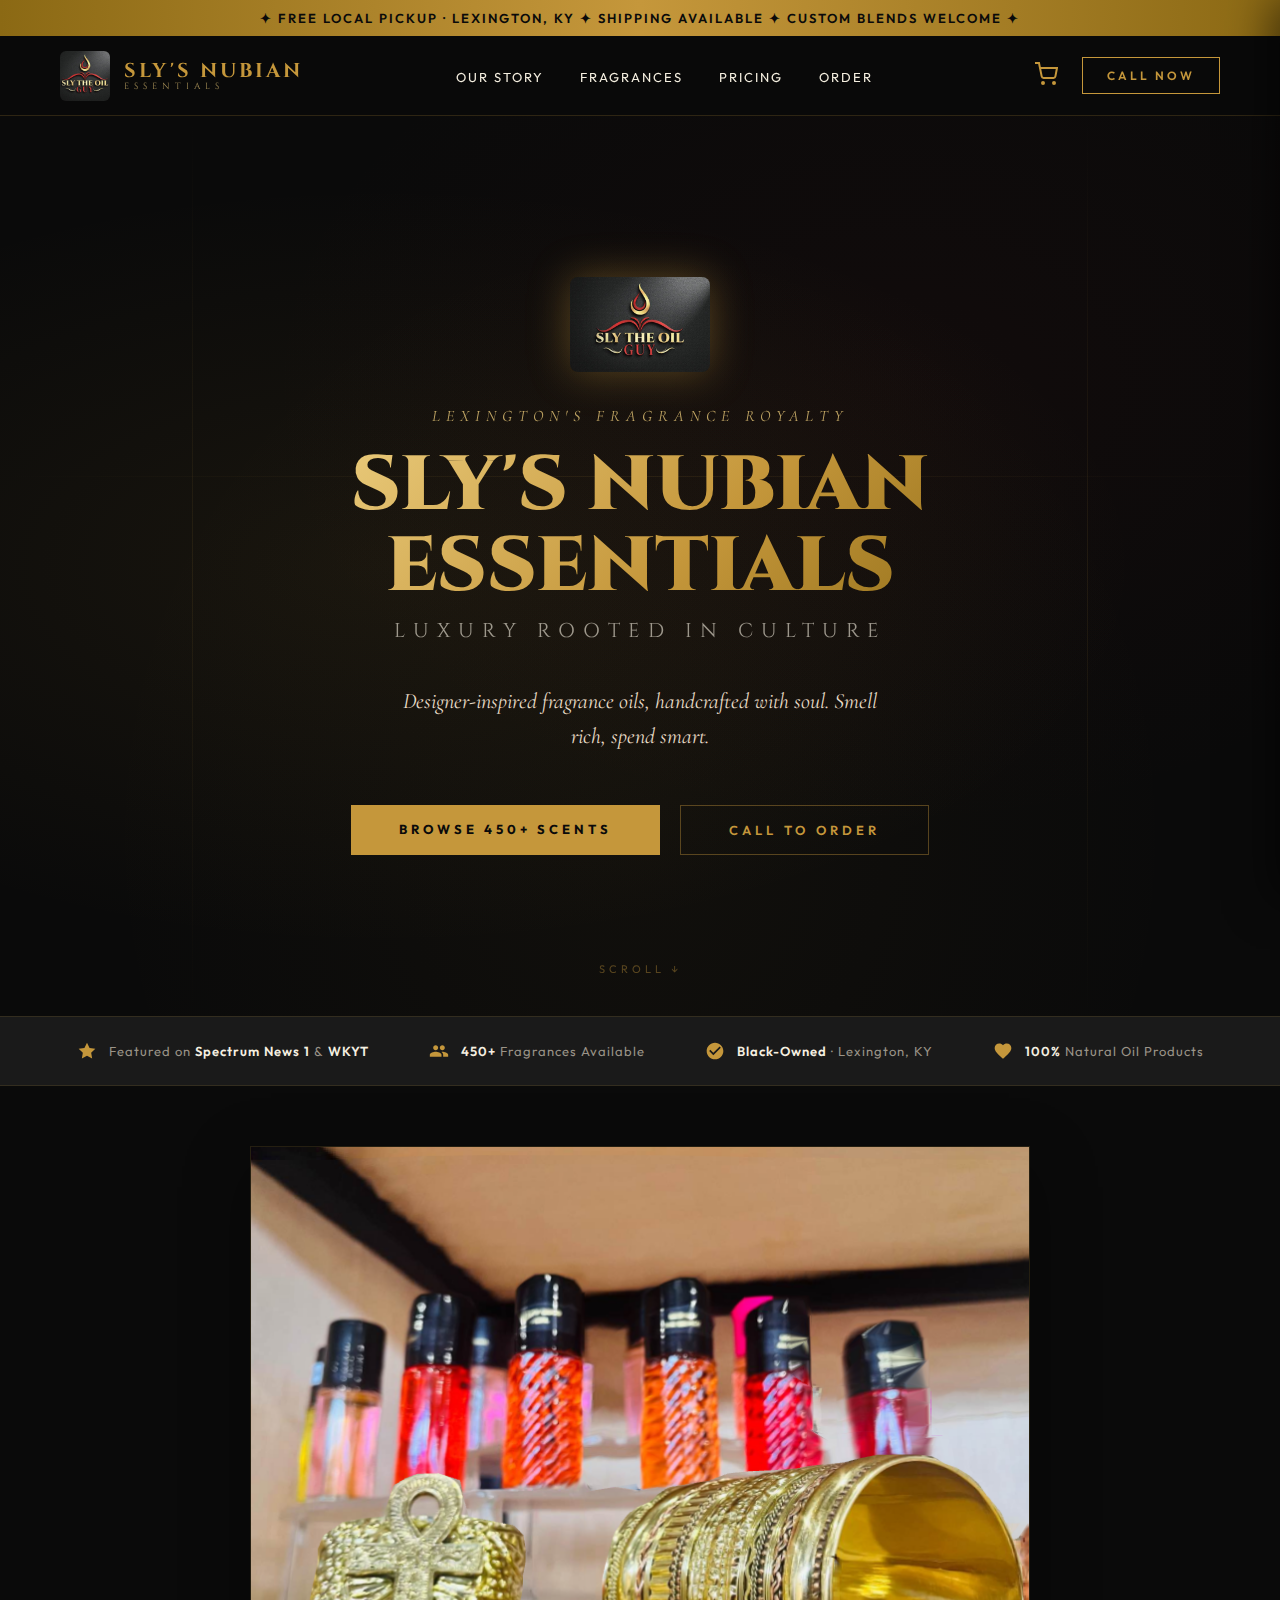
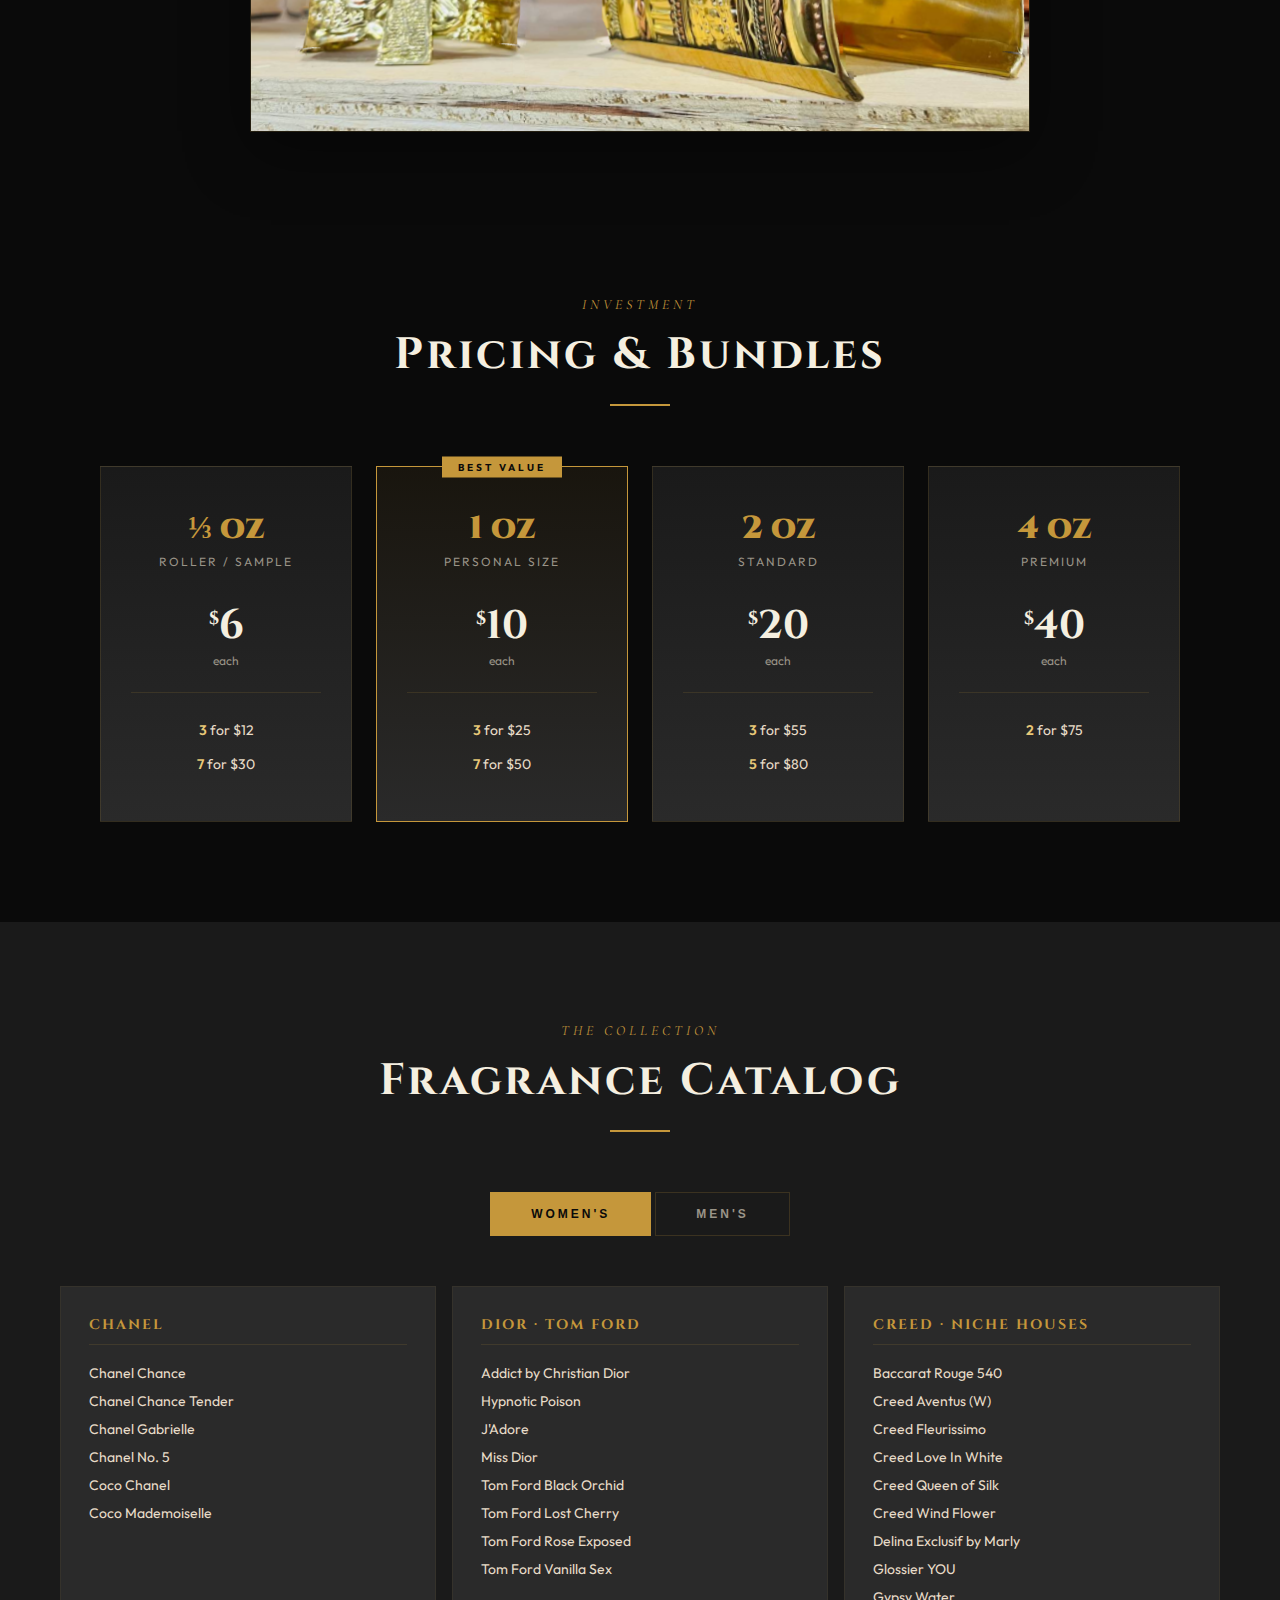
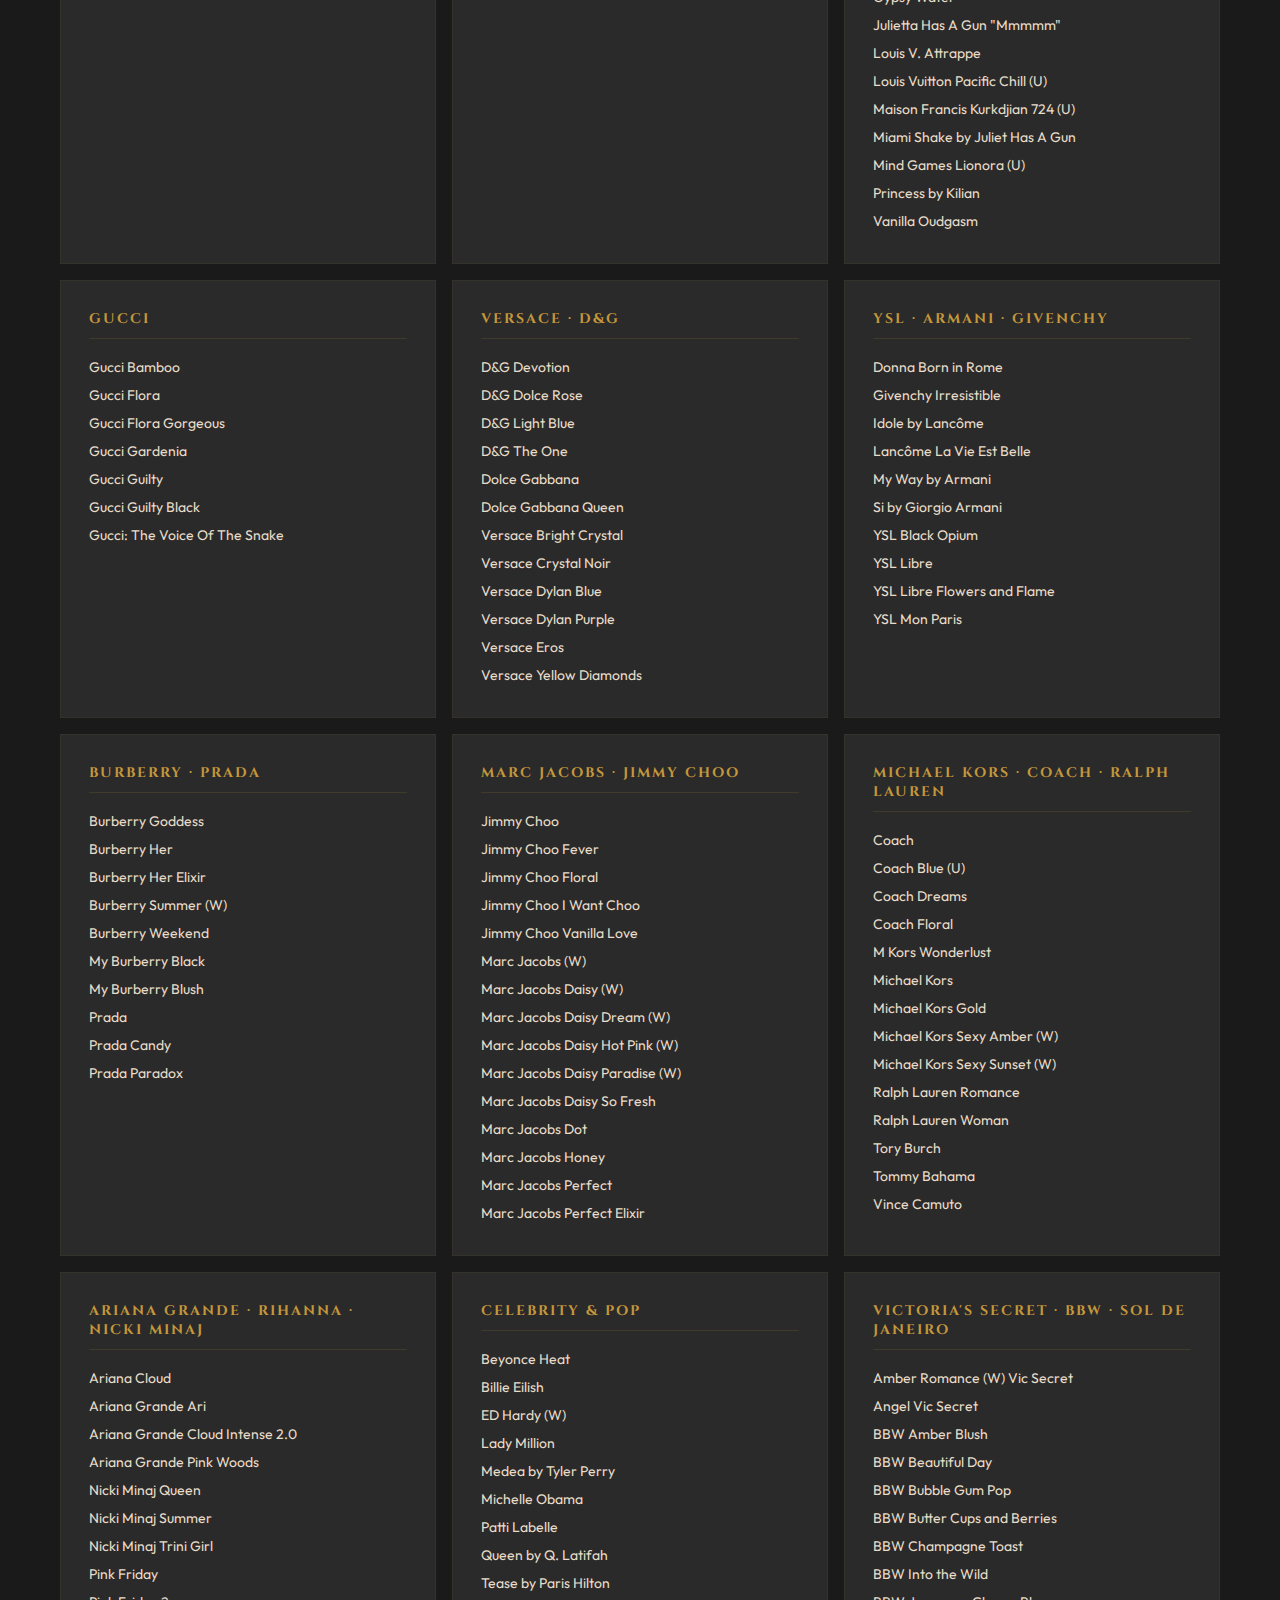
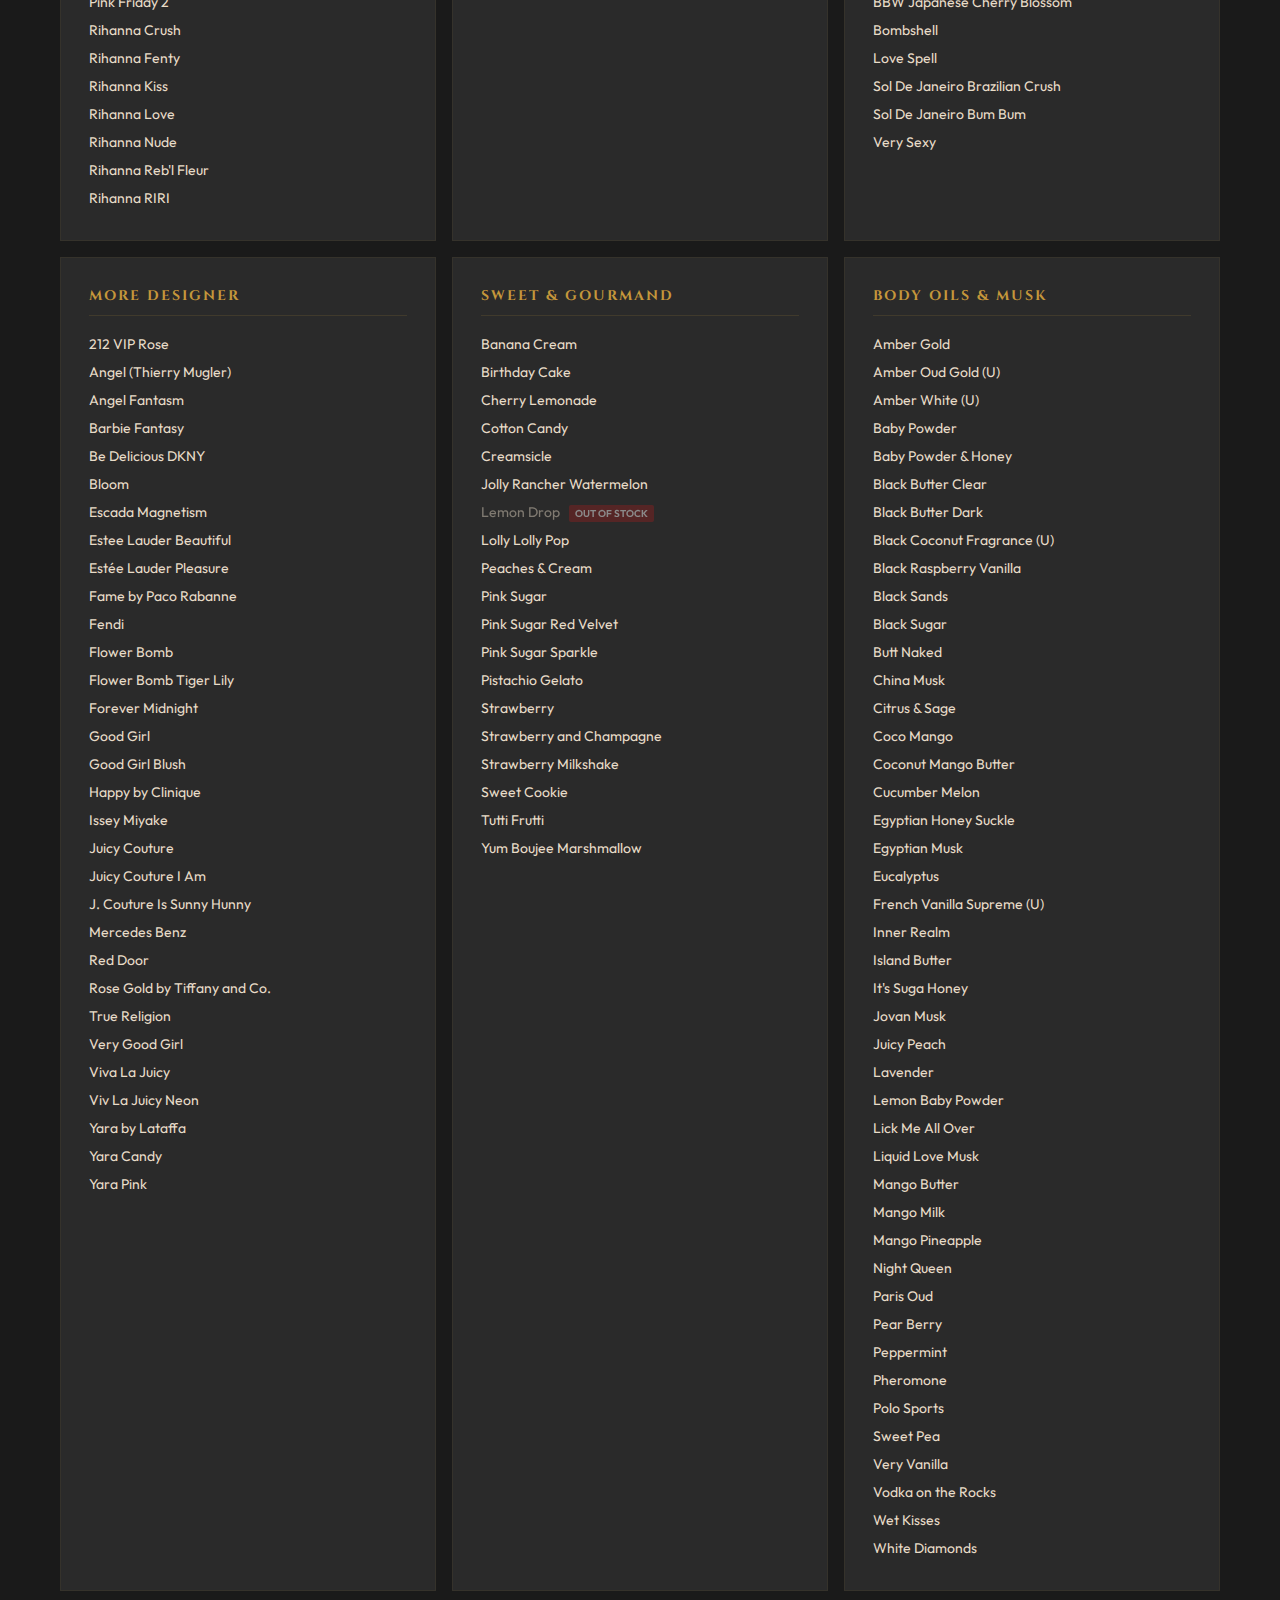
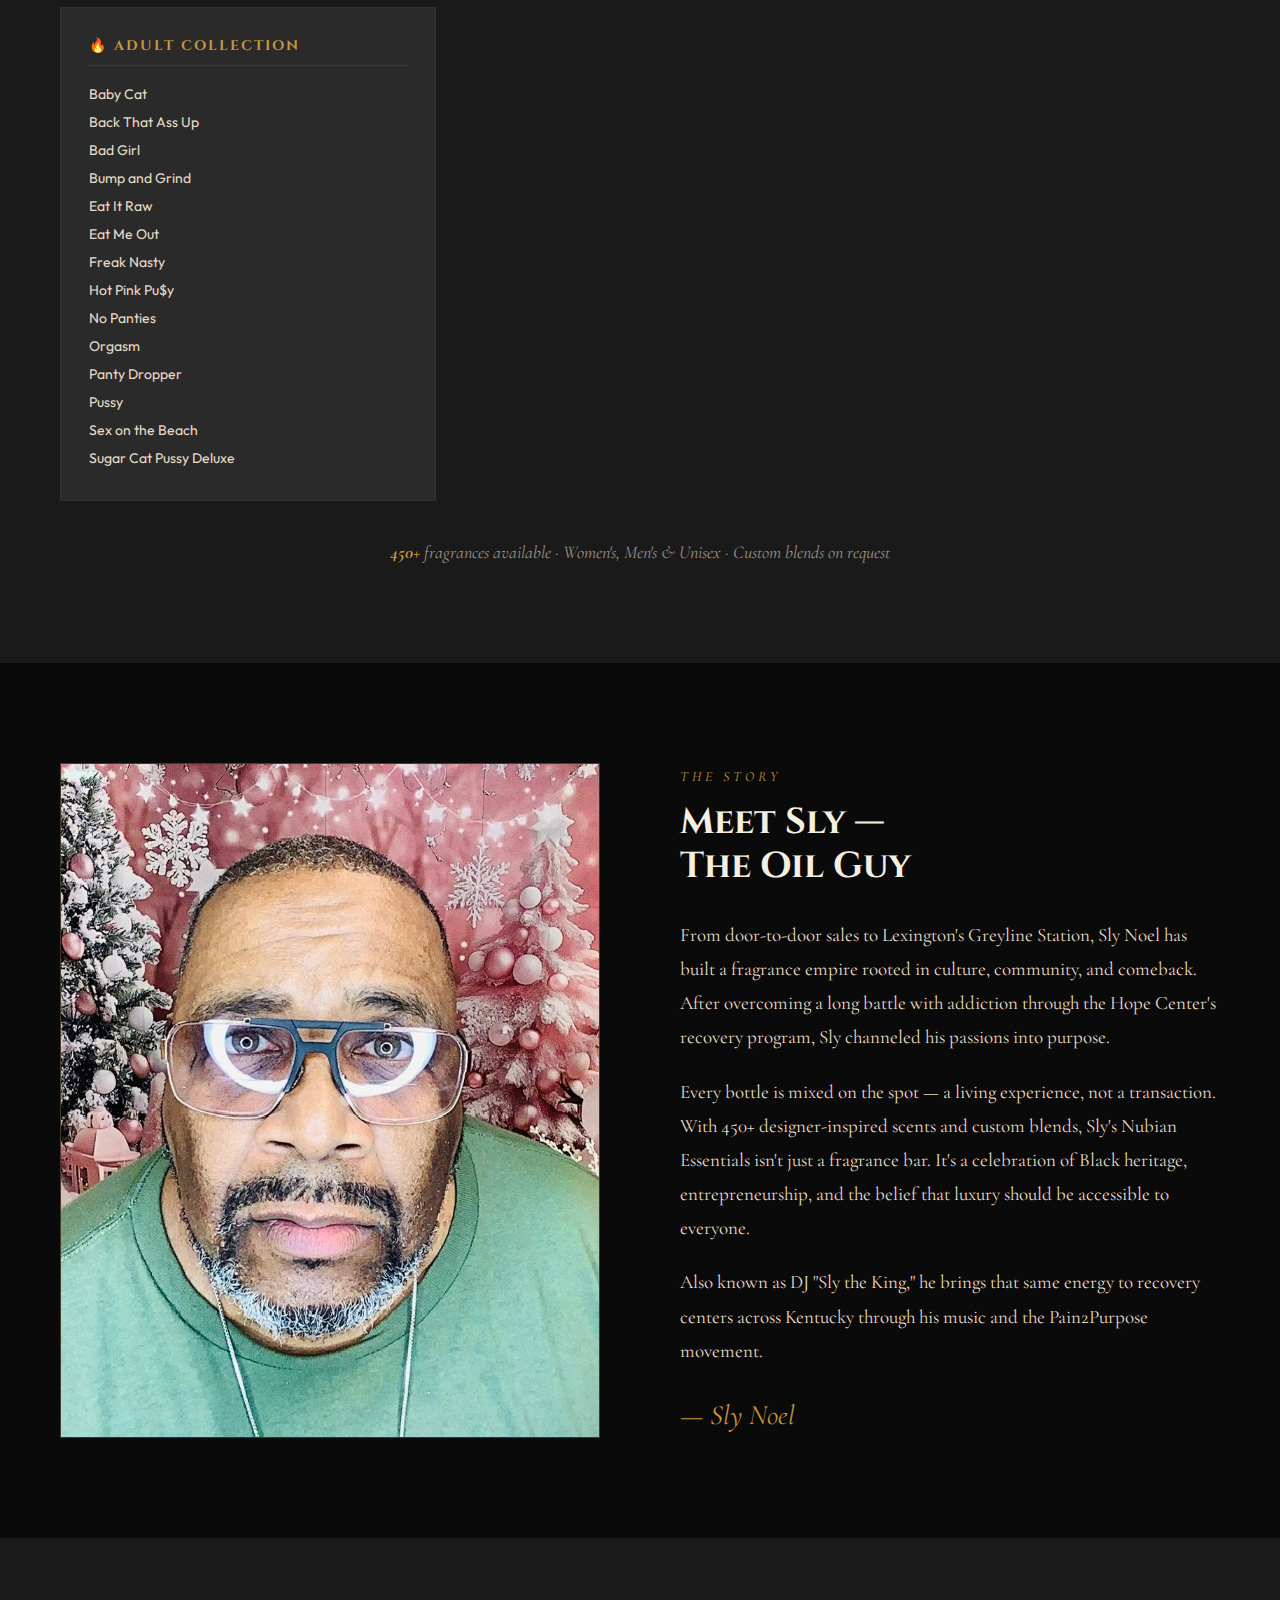
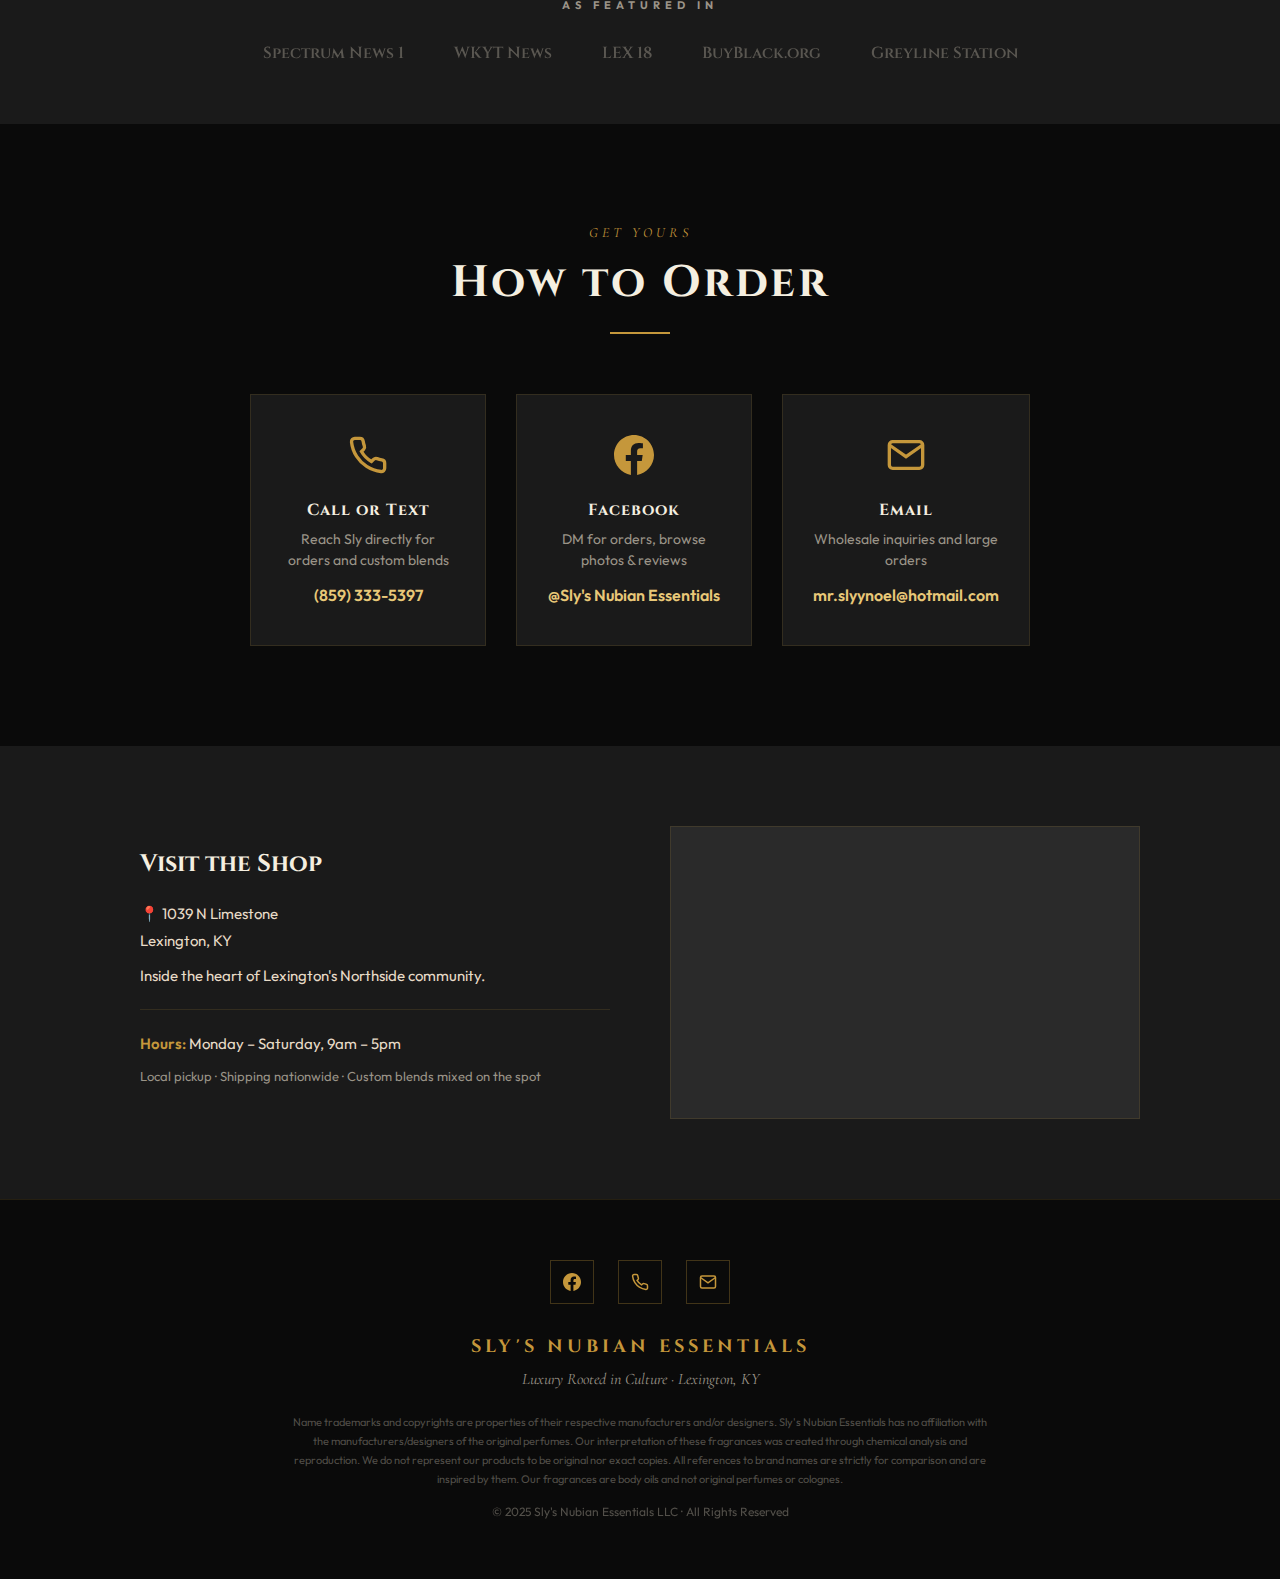
<file: showroom/slys-nubian/index.html>
<!DOCTYPE html>
<html lang="en">
<head>
<meta charset="UTF-8">
<meta name="viewport" content="width=device-width, initial-scale=1.0">
<title>Sly's Nubian Essentials | Luxury Fragrance Oils · Lexington, KY</title>
<link href="https://fonts.googleapis.com/css2?family=Cinzel:wght@400;600;700;900&family=Cormorant+Garamond:ital,wght@0,300;0,400;0,600;1,300;1,400&family=Outfit:wght@300;400;500;600&display=swap" rel="stylesheet">
<style>
:root{--gold:#C5973B;--gold-light:#E8C878;--gold-dark:#8B6914;--black:#0A0A0A;--charcoal:#1A1A1A;--dark-gray:#2A2A2A;--cream:#F5EFE0;--cream-dark:#E8DCC8;--red:#8B2020;--red-glow:#C43030;--white:#FAFAF7;--text-muted:#9A9488}*{margin:0;padding:0;box-sizing:border-box}html{scroll-behavior:smooth}body{font-family:'Outfit',sans-serif;background:var(--black);color:var(--cream);overflow-x:hidden}
@keyframes fadeInUp{from{opacity:0;transform:translateY(30px)}to{opacity:1;transform:translateY(0)}}
@keyframes shimmer{0%{background-position:-200% center}100%{background-position:200% center}}
@keyframes float{0%,100%{transform:translateY(0)}50%{transform:translateY(-8px)}}
@keyframes pulseGlow{0%,100%{box-shadow:0 0 20px rgba(197,151,59,0.3)}50%{box-shadow:0 0 40px rgba(197,151,59,0.6)}}
.announcement{background:linear-gradient(90deg,var(--gold-dark),var(--gold),var(--gold-dark));color:var(--black);text-align:center;padding:10px 20px;font-size:13px;font-weight:600;letter-spacing:2px;text-transform:uppercase}
nav{position:sticky;top:0;z-index:100;background:rgba(10,10,10,0.95);backdrop-filter:blur(20px);border-bottom:1px solid rgba(197,151,59,0.2);padding:0 60px;display:flex;align-items:center;justify-content:space-between;height:80px}
.nav-logo{display:flex;align-items:center;gap:14px;text-decoration:none}
.logo-icon{width:50px;height:50px}.logo-icon svg{width:100%;height:100%}
.logo-text{font-family:'Cinzel',serif;font-size:20px;font-weight:700;color:var(--gold);letter-spacing:3px;line-height:1.1}
.logo-text span{display:block;font-size:9px;font-weight:400;letter-spacing:5px;color:var(--gold-light);opacity:0.7}
.nav-links{display:flex;gap:36px;list-style:none}
.nav-links a{color:var(--cream);text-decoration:none;font-size:13px;font-weight:400;letter-spacing:2px;text-transform:uppercase;transition:color 0.3s;position:relative}
.nav-links a::after{content:'';position:absolute;bottom:-4px;left:0;width:0;height:1px;background:var(--gold);transition:width 0.3s}
.nav-links a:hover{color:var(--gold)}.nav-links a:hover::after{width:100%}
.nav-cta{background:transparent;border:1px solid var(--gold);color:var(--gold);padding:10px 24px;font-size:12px;font-weight:600;letter-spacing:3px;text-transform:uppercase;cursor:pointer;transition:all 0.3s;text-decoration:none}
.nav-cta:hover{background:var(--gold);color:var(--black)}
.hero{position:relative;height:100vh;min-height:700px;display:flex;align-items:center;justify-content:center;text-align:center;overflow:hidden}
.hero-bg{position:absolute;inset:0;background:radial-gradient(ellipse at 30% 50%,rgba(197,151,59,0.08) 0%,transparent 60%),radial-gradient(ellipse at 70% 30%,rgba(139,32,32,0.06) 0%,transparent 50%),radial-gradient(ellipse at 50% 80%,rgba(197,151,59,0.04) 0%,transparent 60%),var(--black)}
.hero-texture{position:absolute;inset:0;opacity:0.4}
.hero-line{position:absolute;background:linear-gradient(to bottom,transparent,var(--gold),transparent);opacity:0.1}
.hero-line-1{left:15%;width:1px;top:0;bottom:0}.hero-line-2{right:15%;width:1px;top:0;bottom:0}
.hero-line-3{left:0;right:0;height:1px;top:40%;background:linear-gradient(to right,transparent,var(--gold),transparent)}
.hero-content{position:relative;z-index:2;animation:fadeInUp 1.2s ease}
.hero-crown{width:60px;height:auto;margin-bottom:30px;animation:float 4s ease-in-out infinite;filter:drop-shadow(0 0 20px rgba(197,151,59,0.4))}
.hero-pretitle{font-family:'Cormorant Garamond',serif;font-size:16px;font-style:italic;color:var(--gold-light);letter-spacing:6px;text-transform:uppercase;margin-bottom:20px;opacity:0.8}
.hero h1{font-family:'Cinzel',serif;font-size:clamp(42px,6vw,80px);font-weight:900;line-height:1.05;margin-bottom:10px;background:linear-gradient(135deg,var(--gold-light),var(--gold),var(--gold-dark),var(--gold-light));background-size:200% auto;-webkit-background-clip:text;-webkit-text-fill-color:transparent;background-clip:text;animation:shimmer 6s linear infinite}
.hero-subtitle{font-family:'Cinzel',serif;font-size:clamp(14px,2vw,20px);font-weight:400;letter-spacing:8px;text-transform:uppercase;color:var(--cream);opacity:0.6;margin-bottom:40px}
.hero-tagline{font-family:'Cormorant Garamond',serif;font-size:22px;font-style:italic;color:var(--cream-dark);max-width:500px;margin:0 auto 50px;line-height:1.6}
.hero-buttons{display:flex;gap:20px;justify-content:center;flex-wrap:wrap}
.btn-primary{display:inline-block;background:var(--gold);color:var(--black);padding:16px 48px;font-size:13px;font-weight:700;letter-spacing:4px;text-transform:uppercase;text-decoration:none;transition:all 0.4s}
.btn-primary:hover{background:var(--gold-light);transform:translateY(-2px);box-shadow:0 10px 30px rgba(197,151,59,0.3)}
.btn-secondary{display:inline-block;background:transparent;color:var(--gold);padding:16px 48px;font-size:13px;font-weight:600;letter-spacing:4px;text-transform:uppercase;text-decoration:none;border:1px solid rgba(197,151,59,0.4);transition:all 0.4s}
.btn-secondary:hover{border-color:var(--gold);background:rgba(197,151,59,0.1)}
.hero-scroll{position:absolute;bottom:40px;left:50%;transform:translateX(-50%);color:var(--gold);opacity:0.4;font-size:11px;letter-spacing:4px;text-transform:uppercase;animation:float 3s ease-in-out infinite}
.social-proof{background:var(--charcoal);border-top:1px solid rgba(197,151,59,0.15);border-bottom:1px solid rgba(197,151,59,0.15);padding:24px 60px;display:flex;justify-content:center;gap:60px;flex-wrap:wrap}
.proof-item{display:flex;align-items:center;gap:12px;font-size:13px;color:var(--text-muted);letter-spacing:1px}
.proof-item svg{color:var(--gold);flex-shrink:0}.proof-item strong{color:var(--cream);font-weight:600}
.section-header{text-align:center;margin-bottom:60px}
.section-header .overline{font-family:'Cormorant Garamond',serif;font-style:italic;font-size:14px;color:var(--gold);letter-spacing:4px;text-transform:uppercase;margin-bottom:12px}
.section-header h2{font-family:'Cinzel',serif;font-size:clamp(28px,4vw,44px);font-weight:700;color:var(--cream);letter-spacing:3px}
.section-header .divider{width:60px;height:2px;background:var(--gold);margin:20px auto 0}
.about{padding:100px 60px;display:grid;grid-template-columns:1fr 1fr;gap:80px;align-items:center;max-width:1300px;margin:0 auto}
.about-image-frame{width:100%;aspect-ratio:4/5;background:linear-gradient(135deg,var(--charcoal),var(--dark-gray));border:1px solid rgba(197,151,59,0.2);position:relative;overflow:hidden;display:flex;align-items:center;justify-content:center}
.about-image-frame::before{content:'';position:absolute;top:-15px;left:-15px;right:15px;bottom:15px;border:1px solid rgba(197,151,59,0.15);z-index:-1}
.about-content .overline{font-family:'Cormorant Garamond',serif;font-style:italic;font-size:14px;color:var(--gold);letter-spacing:4px;text-transform:uppercase;margin-bottom:16px}
.about-content h2{font-family:'Cinzel',serif;font-size:36px;font-weight:700;color:var(--cream);margin-bottom:30px;line-height:1.2}
.about-content p{font-family:'Cormorant Garamond',serif;font-size:19px;line-height:1.8;color:var(--cream-dark);margin-bottom:20px}
.about-content .signature{font-family:'Cormorant Garamond',serif;font-size:28px;font-style:italic;color:var(--gold);margin-top:30px}
.press{background:var(--charcoal);padding:60px;text-align:center}
.press h3{font-size:11px;letter-spacing:5px;text-transform:uppercase;color:var(--text-muted);margin-bottom:30px}
.press-logos{display:flex;justify-content:center;gap:50px;flex-wrap:wrap;align-items:center}
.press-item{color:var(--text-muted);font-family:'Cinzel',serif;font-size:16px;font-weight:600;opacity:0.5;transition:opacity 0.3s;text-decoration:none}
.press-item:hover{opacity:1;color:var(--gold)}
.pricing{padding:100px 60px;max-width:1200px;margin:0 auto}
.pricing-grid{display:grid;grid-template-columns:repeat(4,1fr);gap:24px;margin-top:60px}
.price-card{background:linear-gradient(180deg,var(--charcoal),var(--dark-gray));border:1px solid rgba(197,151,59,0.15);padding:40px 30px;text-align:center;position:relative;transition:all 0.4s}
.price-card:hover{border-color:var(--gold);transform:translateY(-4px);box-shadow:0 20px 40px rgba(0,0,0,0.4)}
.price-card.popular{border-color:var(--gold);background:linear-gradient(180deg,rgba(197,151,59,0.08),var(--dark-gray))}
.price-card.popular::before{content:'BEST VALUE';position:absolute;top:0;left:50%;transform:translate(-50%,-50%);background:var(--gold);color:var(--black);padding:4px 16px;font-size:10px;font-weight:700;letter-spacing:3px}
.price-size{font-family:'Cinzel',serif;font-size:32px;font-weight:900;color:var(--gold);margin-bottom:4px}
.price-size-label{font-size:12px;color:var(--text-muted);letter-spacing:2px;text-transform:uppercase;margin-bottom:30px}
.price-each{font-family:'Cinzel',serif;font-size:40px;font-weight:700;color:var(--cream)}
.price-each sup{font-size:18px;vertical-align:super}
.price-each-label{font-size:12px;color:var(--text-muted);margin-bottom:24px}
.price-bundles{border-top:1px solid rgba(197,151,59,0.15);padding-top:20px;margin-top:20px}
.price-bundle{padding:8px 0;font-size:14px;color:var(--cream-dark)}
.price-bundle strong{color:var(--gold-light);font-weight:600}
.catalog{padding:100px 60px;background:var(--charcoal)}
.catalog-tabs{display:flex;justify-content:center;gap:4px;margin-bottom:50px}
.catalog-tab{padding:14px 40px;background:transparent;border:1px solid rgba(197,151,59,0.2);color:var(--text-muted);font-size:12px;font-weight:600;letter-spacing:3px;text-transform:uppercase;cursor:pointer;transition:all 0.3s}
.catalog-tab.active,.catalog-tab:hover{background:var(--gold);color:var(--black);border-color:var(--gold)}
.catalog-categories{display:grid;grid-template-columns:repeat(auto-fill,minmax(280px,1fr));gap:16px;max-width:1200px;margin:0 auto}
.cat-group{background:var(--dark-gray);border:1px solid rgba(197,151,59,0.08);padding:28px;transition:all 0.3s}
.cat-group:hover{border-color:rgba(197,151,59,0.2)}
.cat-group h4{font-family:'Cinzel',serif;font-size:14px;font-weight:700;color:var(--gold);letter-spacing:2px;text-transform:uppercase;margin-bottom:14px;padding-bottom:10px;border-bottom:1px solid rgba(197,151,59,0.15)}
.cat-group ul{list-style:none}.cat-group li{padding:5px 0;font-size:14px;color:var(--cream-dark);transition:color 0.2s;cursor:pointer}
.cat-group li:hover{color:var(--gold)}
.cat-group li .stock-tag{font-size:10px;background:var(--red);color:white;padding:2px 6px;border-radius:2px;margin-left:6px;font-weight:600}
.cat-group li .new-tag{font-size:10px;background:var(--gold-dark);color:var(--black);padding:2px 6px;border-radius:2px;margin-left:6px;font-weight:700}
.catalog-count{text-align:center;margin-top:40px;font-family:'Cormorant Garamond',serif;font-size:18px;font-style:italic;color:var(--text-muted)}
.catalog-count strong{color:var(--gold)}
.order{padding:100px 60px;max-width:900px;margin:0 auto;text-align:center}
.order-methods{display:grid;grid-template-columns:repeat(3,1fr);gap:30px;margin-top:60px}
.order-card{background:var(--charcoal);border:1px solid rgba(197,151,59,0.15);padding:40px 30px;transition:all 0.3s;text-decoration:none;display:block}
.order-card:hover{border-color:var(--gold);transform:translateY(-4px)}
.order-card svg{width:40px;height:40px;color:var(--gold);margin-bottom:20px}
.order-card h4{font-family:'Cinzel',serif;font-size:16px;color:var(--cream);margin-bottom:8px;letter-spacing:1px}
.order-card p{font-size:14px;color:var(--text-muted);line-height:1.5}
.order-card .contact-detail{font-size:16px;color:var(--gold-light);margin-top:14px;font-weight:600}
.location{padding:80px 60px;background:var(--charcoal)}
.location-inner{max-width:1000px;margin:0 auto;display:grid;grid-template-columns:1fr 1fr;gap:60px;align-items:center}
.location-info h3{font-family:'Cinzel',serif;font-size:24px;color:var(--cream);margin-bottom:20px}
.location-info p{font-size:15px;color:var(--cream-dark);line-height:1.8;margin-bottom:8px}
.location-info .hours{margin-top:20px;padding-top:20px;border-top:1px solid rgba(197,151,59,0.15)}
.location-info .hours span{color:var(--gold);font-weight:600}
.location-map{aspect-ratio:16/10;background:var(--dark-gray);border:1px solid rgba(197,151,59,0.15);overflow:hidden}
footer{padding:60px;border-top:1px solid rgba(197,151,59,0.15);text-align:center}
.footer-social{display:flex;justify-content:center;gap:24px;margin-bottom:30px}
.footer-social a{width:44px;height:44px;border:1px solid rgba(197,151,59,0.3);display:flex;align-items:center;justify-content:center;color:var(--gold);text-decoration:none;transition:all 0.3s}
.footer-social a:hover{background:var(--gold);color:var(--black)}
.footer-brand{font-family:'Cinzel',serif;font-size:18px;font-weight:700;color:var(--gold);letter-spacing:4px;margin-bottom:10px}
.footer-tagline{font-family:'Cormorant Garamond',serif;font-style:italic;font-size:16px;color:var(--text-muted);margin-bottom:24px}
.footer-disclaimer{font-size:11px;color:rgba(154,148,136,0.5);max-width:700px;margin:0 auto 16px;line-height:1.7}
.footer-copy{font-size:12px;color:var(--text-muted);opacity:0.5}
@media(max-width:900px){nav{padding:0 24px}.nav-links{display:none}.about{grid-template-columns:1fr;padding:60px 24px;gap:40px}.pricing-grid{grid-template-columns:repeat(2,1fr)}.order-methods{grid-template-columns:1fr}.location-inner{grid-template-columns:1fr}.social-proof{gap:30px;padding:24px}.pricing,.catalog,.order{padding:60px 24px}}
@media(max-width:600px){.pricing-grid{grid-template-columns:1fr}.catalog-tabs{flex-direction:column;align-items:center}}

/* === Cart Icon & Badge === */
.nav-right{display:flex;align-items:center;gap:16px}
.cart-toggle{position:relative;background:none;border:none;cursor:pointer;padding:8px;color:var(--gold);transition:color 0.3s}
.cart-toggle:hover{color:var(--gold-light)}
.cart-toggle svg{width:24px;height:24px}
.cart-badge{position:absolute;top:0;right:0;background:var(--gold);color:var(--black);font-size:10px;font-weight:800;width:18px;height:18px;border-radius:50%;display:flex;align-items:center;justify-content:center;opacity:0;transform:scale(0);transition:all 0.3s}
.cart-badge.visible{opacity:1;transform:scale(1)}
.cart-badge.pulse{animation:badgePulse 0.5s ease}
@keyframes badgePulse{0%{transform:scale(1)}50%{transform:scale(1.5)}100%{transform:scale(1)}}

/* === Product Modal === */
.product-modal{position:fixed;inset:0;z-index:200;display:flex;align-items:center;justify-content:center;opacity:0;pointer-events:none;transition:opacity 0.3s}
.product-modal.open{opacity:1;pointer-events:auto}
.modal-backdrop{position:absolute;inset:0;background:rgba(0,0,0,0.75);backdrop-filter:blur(8px)}
.modal-card{position:relative;background:var(--charcoal);border:1px solid rgba(197,151,59,0.3);padding:40px;max-width:440px;width:90%;transform:translateY(30px) scale(0.95);transition:transform 0.35s ease;box-shadow:0 30px 80px rgba(0,0,0,0.6)}
.product-modal.open .modal-card{transform:translateY(0) scale(1)}
.modal-close{position:absolute;top:16px;right:16px;background:none;border:none;color:var(--text-muted);font-size:22px;cursor:pointer;transition:color 0.2s;line-height:1}
.modal-close:hover{color:var(--cream)}
.modal-name{font-family:'Cinzel',serif;font-size:22px;font-weight:700;color:var(--cream);margin-bottom:6px;line-height:1.2}
.modal-subtitle{font-size:12px;color:var(--text-muted);letter-spacing:2px;text-transform:uppercase;margin-bottom:28px}
.size-selector{display:grid;grid-template-columns:repeat(4,1fr);gap:8px;margin-bottom:10px}
.size-btn{background:var(--dark-gray);border:1px solid rgba(197,151,59,0.15);color:var(--cream-dark);padding:12px 4px;text-align:center;cursor:pointer;transition:all 0.25s;font-size:13px;font-weight:500}
.size-btn:hover{border-color:rgba(197,151,59,0.5)}
.size-btn.active{background:rgba(197,151,59,0.12);border-color:var(--gold);color:var(--gold)}
.size-btn .sz-label{font-weight:700;display:block;margin-bottom:2px}
.size-btn .sz-price{font-size:11px;color:var(--text-muted)}.size-btn.active .sz-price{color:var(--gold-light)}
.modal-bundle{font-size:13px;color:var(--gold-light);margin-bottom:24px;min-height:20px;font-style:italic}
.qty-control{display:flex;align-items:center;gap:16px;margin-bottom:28px}
.qty-control span{font-size:13px;color:var(--text-muted);letter-spacing:1px;text-transform:uppercase}
.qty-btn{width:36px;height:36px;background:var(--dark-gray);border:1px solid rgba(197,151,59,0.2);color:var(--cream);font-size:18px;cursor:pointer;display:flex;align-items:center;justify-content:center;transition:all 0.2s}
.qty-btn:hover{border-color:var(--gold);color:var(--gold)}
.qty-value{font-family:'Cinzel',serif;font-size:20px;font-weight:700;color:var(--cream);min-width:24px;text-align:center}
.add-to-cart-btn{width:100%;background:var(--gold);color:var(--black);border:none;padding:16px;font-size:13px;font-weight:700;letter-spacing:4px;text-transform:uppercase;cursor:pointer;transition:all 0.3s}
.add-to-cart-btn:hover{background:var(--gold-light);box-shadow:0 8px 24px rgba(197,151,59,0.3)}
.add-to-cart-btn.added{background:#2E7D32;color:white;letter-spacing:2px}

/* === Cart Drawer === */
.cart-overlay{position:fixed;inset:0;z-index:300;background:rgba(0,0,0,0.6);opacity:0;pointer-events:none;transition:opacity 0.3s}
.cart-overlay.open{opacity:1;pointer-events:auto}
.cart-drawer{position:fixed;top:0;right:0;bottom:0;width:400px;max-width:92vw;z-index:301;background:var(--charcoal);border-left:1px solid rgba(197,151,59,0.2);display:flex;flex-direction:column;transform:translateX(100%);transition:transform 0.35s ease;box-shadow:-10px 0 40px rgba(0,0,0,0.5)}
.cart-drawer.open{transform:translateX(0)}
.cart-header{display:flex;align-items:center;justify-content:space-between;padding:24px 28px;border-bottom:1px solid rgba(197,151,59,0.15)}
.cart-header h3{font-family:'Cinzel',serif;font-size:18px;font-weight:700;color:var(--cream);letter-spacing:2px}
.cart-close{background:none;border:none;color:var(--text-muted);font-size:22px;cursor:pointer;transition:color 0.2s}
.cart-close:hover{color:var(--cream)}
.cart-items{flex:1;overflow-y:auto;padding:20px 28px}
.cart-empty{text-align:center;padding:60px 20px;color:var(--text-muted);font-style:italic;font-size:15px}
.cart-item{display:grid;grid-template-columns:1fr auto;gap:8px;padding:16px 0;border-bottom:1px solid rgba(197,151,59,0.08);align-items:start}
.cart-item-name{font-size:14px;font-weight:600;color:var(--cream);line-height:1.3}
.cart-item-size{font-size:11px;color:var(--text-muted);letter-spacing:1px;text-transform:uppercase;margin-top:2px}
.cart-item-price{font-family:'Cinzel',serif;font-size:16px;font-weight:700;color:var(--gold);text-align:right}
.cart-item-controls{display:flex;align-items:center;gap:10px;margin-top:6px}
.cart-item-controls .qty-btn{width:26px;height:26px;font-size:14px}
.cart-item-controls .qty-value{font-size:15px;min-width:18px}
.cart-item-remove{background:none;border:none;color:var(--text-muted);font-size:11px;cursor:pointer;text-transform:uppercase;letter-spacing:1px;transition:color 0.2s;margin-left:8px}
.cart-item-remove:hover{color:var(--red-glow)}
.cart-footer{padding:20px 28px;border-top:1px solid rgba(197,151,59,0.2);background:var(--dark-gray)}
.cart-subtotal{display:flex;justify-content:space-between;align-items:center;margin-bottom:18px}
.cart-subtotal span{font-size:14px;color:var(--text-muted);letter-spacing:2px;text-transform:uppercase}
.cart-subtotal strong{font-family:'Cinzel',serif;font-size:24px;color:var(--gold);font-weight:700}
.place-order-btn{width:100%;background:var(--gold);color:var(--black);border:none;padding:16px;font-size:13px;font-weight:700;letter-spacing:4px;text-transform:uppercase;cursor:pointer;transition:all 0.3s}
.place-order-btn:hover{background:var(--gold-light);box-shadow:0 6px 20px rgba(197,151,59,0.3)}

/* === Order Confirmation View === */
.order-confirm{display:none;text-align:center;padding:60px 28px}
.order-confirm.show{display:block}
.order-confirm-check{font-size:48px;margin-bottom:20px}
.order-confirm h3{font-family:'Cinzel',serif;font-size:20px;color:var(--cream);margin-bottom:8px}
.order-confirm p{font-size:14px;color:var(--text-muted);margin-bottom:28px;line-height:1.6}
.confirm-contact{display:flex;flex-direction:column;gap:12px;margin-bottom:32px}
.confirm-contact a{display:flex;align-items:center;gap:12px;padding:14px 20px;background:var(--dark-gray);border:1px solid rgba(197,151,59,0.15);color:var(--cream);text-decoration:none;font-size:14px;transition:all 0.25s}
.confirm-contact a:hover{border-color:var(--gold);color:var(--gold)}
.confirm-contact a svg{width:20px;height:20px;color:var(--gold);flex-shrink:0}
.continue-btn{background:transparent;border:1px solid rgba(197,151,59,0.4);color:var(--gold);padding:14px 36px;font-size:12px;font-weight:600;letter-spacing:3px;text-transform:uppercase;cursor:pointer;transition:all 0.3s}
.continue-btn:hover{background:rgba(197,151,59,0.1);border-color:var(--gold)}

@media(max-width:900px){.nav-right{gap:10px}.cart-drawer{width:100%;max-width:100%}}
</style>
</head>
<body>
<div class="announcement">✦ Free Local Pickup · Lexington, KY ✦ Shipping Available ✦ Custom Blends Welcome ✦</div>
<nav>
  <a href="#" class="nav-logo">
    <div class="logo-icon"><img src="./images/sly-logo.jpg" alt="Sly's Nubian Essentials" style="width:50px;height:50px;object-fit:cover;border-radius:6px;"></div>
    <div class="logo-text">SLY'S NUBIAN<span>ESSENTIALS</span></div>
  </a>
  <ul class="nav-links"><li><a href="#about">Our Story</a></li><li><a href="#catalog">Fragrances</a></li><li><a href="#pricing">Pricing</a></li><li><a href="#order">Order</a></li></ul>
  <div class="nav-right">
    <button class="cart-toggle" onclick="openCart()" aria-label="Shopping cart">
      <svg viewBox="0 0 24 24" fill="none" stroke="currentColor" stroke-width="2"><circle cx="9" cy="21" r="1"/><circle cx="20" cy="21" r="1"/><path d="M1 1h4l2.68 13.39a2 2 0 002 1.61h9.72a2 2 0 002-1.61L23 6H6"/></svg>
      <span class="cart-badge" id="cart-badge">0</span>
    </button>
    <a href="tel:8593335397" class="nav-cta">Call Now</a>
  </div>
</nav>
<section class="hero">
  <div class="hero-bg"></div><div class="hero-texture"></div>
  <div class="hero-line hero-line-1"></div><div class="hero-line hero-line-2"></div><div class="hero-line hero-line-3"></div>
  <div class="hero-content">
    <img class="hero-crown" src="./images/sly-logo.jpg" alt="Sly The Oil Guy" style="width:140px;height:auto;border-radius:8px;">
    <div class="hero-pretitle">Lexington's Fragrance Royalty</div>
    <h1>SLY'S NUBIAN<br>ESSENTIALS</h1>
    <div class="hero-subtitle">Luxury Rooted in Culture</div>
    <div class="hero-tagline">Designer-inspired fragrance oils, handcrafted with soul. Smell rich, spend smart.</div>
    <div class="hero-buttons"><a href="#catalog" class="btn-primary">Browse 450+ Scents</a><a href="tel:8593335397" class="btn-secondary">Call to Order</a></div>
  </div>
  <div class="hero-scroll">Scroll ↓</div>
</section>
<div class="social-proof">
  <div class="proof-item"><svg width="20" height="20" viewBox="0 0 24 24" fill="currentColor"><path d="M12 2l3.09 6.26L22 9.27l-5 4.87 1.18 6.88L12 17.77l-6.18 3.25L7 14.14 2 9.27l6.91-1.01L12 2z"/></svg><span>Featured on <strong>Spectrum News 1</strong> & <strong>WKYT</strong></span></div>
  <div class="proof-item"><svg width="20" height="20" viewBox="0 0 24 24" fill="currentColor"><path d="M16 11c1.66 0 2.99-1.34 2.99-3S17.66 5 16 5c-1.66 0-3 1.34-3 3s1.34 3 3 3zm-8 0c1.66 0 2.99-1.34 2.99-3S9.66 5 8 5C6.34 5 5 6.34 5 8s1.34 3 3 3zm0 2c-2.33 0-7 1.17-7 3.5V19h14v-2.5c0-2.33-4.67-3.5-7-3.5zm8 0c-.29 0-.62.02-.97.05 1.16.84 1.97 1.97 1.97 3.45V19h6v-2.5c0-2.33-4.67-3.5-7-3.5z"/></svg><span><strong>450+</strong> Fragrances Available</span></div>
  <div class="proof-item"><svg width="20" height="20" viewBox="0 0 24 24" fill="currentColor"><path d="M12 2C6.48 2 2 6.48 2 12s4.48 10 10 10 10-4.48 10-10S17.52 2 12 2zm-2 15l-5-5 1.41-1.41L10 14.17l7.59-7.59L19 8l-9 9z"/></svg><span><strong>Black-Owned</strong> · Lexington, KY</span></div>
  <div class="proof-item"><svg width="20" height="20" viewBox="0 0 24 24" fill="currentColor"><path d="M12 21.35l-1.45-1.32C5.4 15.36 2 12.28 2 8.5 2 5.42 4.42 3 7.5 3c1.74 0 3.41.81 4.5 2.09C13.09 3.81 14.76 3 16.5 3 19.58 3 22 5.42 22 8.5c0 3.78-3.4 6.86-8.55 11.54L12 21.35z"/></svg><span><strong>100%</strong> Natural Oil Products</span></div>
</div>
<section style="padding:60px;text-align:center;max-width:900px;margin:0 auto">
  <img src="./images/product-display.png" alt="Sly's Nubian Essentials Product Collection" style="width:100%;max-width:800px;border:1px solid rgba(197,151,59,0.15);box-shadow:0 20px 60px rgba(0,0,0,0.4)">
</section>
<section class="pricing" id="pricing">
  <div class="section-header"><div class="overline">Investment</div><h2>Pricing & Bundles</h2><div class="divider"></div></div>
  <div class="pricing-grid">
    <div class="price-card"><div class="price-size">⅓ oz</div><div class="price-size-label">Roller / Sample</div><div class="price-each"><sup>$</sup>6</div><div class="price-each-label">each</div><div class="price-bundles"><div class="price-bundle"><strong>3</strong> for $12</div><div class="price-bundle"><strong>7</strong> for $30</div></div></div>
    <div class="price-card popular"><div class="price-size">1 oz</div><div class="price-size-label">Personal Size</div><div class="price-each"><sup>$</sup>10</div><div class="price-each-label">each</div><div class="price-bundles"><div class="price-bundle"><strong>3</strong> for $25</div><div class="price-bundle"><strong>7</strong> for $50</div></div></div>
    <div class="price-card"><div class="price-size">2 oz</div><div class="price-size-label">Standard</div><div class="price-each"><sup>$</sup>20</div><div class="price-each-label">each</div><div class="price-bundles"><div class="price-bundle"><strong>3</strong> for $55</div><div class="price-bundle"><strong>5</strong> for $80</div></div></div>
    <div class="price-card"><div class="price-size">4 oz</div><div class="price-size-label">Premium</div><div class="price-each"><sup>$</sup>40</div><div class="price-each-label">each</div><div class="price-bundles"><div class="price-bundle"><strong>2</strong> for $75</div></div></div>
  </div>
</section>
<section class="catalog" id="catalog">
  <div class="section-header"><div class="overline">The Collection</div><h2>Fragrance Catalog</h2><div class="divider"></div></div>
  <div class="catalog-tabs"><button class="catalog-tab active" onclick="showCatalog('women')">Women's</button><button class="catalog-tab" onclick="showCatalog('men')">Men's</button></div>
  <div id="women-catalog" class="catalog-categories">
    <div class="cat-group"><h4>Chanel</h4><ul><li>Chanel Chance</li><li>Chanel Chance Tender</li><li>Chanel Gabrielle</li><li>Chanel No. 5</li><li>Coco Chanel</li><li>Coco Mademoiselle</li></ul></div>
    <div class="cat-group"><h4>Dior · Tom Ford</h4><ul><li>Addict by Christian Dior</li><li>Hypnotic Poison</li><li>J'Adore</li><li>Miss Dior</li><li>Tom Ford Black Orchid</li><li>Tom Ford Lost Cherry</li><li>Tom Ford Rose Exposed</li><li>Tom Ford Vanilla Sex</li></ul></div>
    <div class="cat-group"><h4>Creed · Niche Houses</h4><ul><li>Baccarat Rouge 540</li><li>Creed Aventus (W)</li><li>Creed Fleurissimo</li><li>Creed Love In White</li><li>Creed Queen of Silk</li><li>Creed Wind Flower</li><li>Delina Exclusif by Marly</li><li>Glossier YOU</li><li>Gypsy Water</li><li>Julietta Has A Gun "Mmmmm"</li><li>Louis V. Attrappe</li><li>Louis Vuitton Pacific Chill (U)</li><li>Maison Francis Kurkdjian 724 (U)</li><li>Miami Shake by Juliet Has A Gun</li><li>Mind Games Lionora (U)</li><li>Princess by Kilian</li><li>Vanilla Oudgasm</li></ul></div>
    <div class="cat-group"><h4>Gucci</h4><ul><li>Gucci Bamboo</li><li>Gucci Flora</li><li>Gucci Flora Gorgeous</li><li>Gucci Gardenia</li><li>Gucci Guilty</li><li>Gucci Guilty Black</li><li>Gucci: The Voice Of The Snake</li></ul></div>
    <div class="cat-group"><h4>Versace · D&amp;G</h4><ul><li>D&amp;G Devotion</li><li>D&amp;G Dolce Rose</li><li>D&amp;G Light Blue</li><li>D&amp;G The One</li><li>Dolce Gabbana</li><li>Dolce Gabbana Queen</li><li>Versace Bright Crystal</li><li>Versace Crystal Noir</li><li>Versace Dylan Blue</li><li>Versace Dylan Purple</li><li>Versace Eros</li><li>Versace Yellow Diamonds</li></ul></div>
    <div class="cat-group"><h4>YSL · Armani · Givenchy</h4><ul><li>Donna Born in Rome</li><li>Givenchy Irresistible</li><li>Idole by Lancôme</li><li>Lancôme La Vie Est Belle</li><li>My Way by Armani</li><li>Si by Giorgio Armani</li><li>YSL Black Opium</li><li>YSL Libre</li><li>YSL Libre Flowers and Flame</li><li>YSL Mon Paris</li></ul></div>
    <div class="cat-group"><h4>Burberry · Prada</h4><ul><li>Burberry Goddess</li><li>Burberry Her</li><li>Burberry Her Elixir</li><li>Burberry Summer (W)</li><li>Burberry Weekend</li><li>My Burberry Black</li><li>My Burberry Blush</li><li>Prada</li><li>Prada Candy</li><li>Prada Paradox</li></ul></div>
    <div class="cat-group"><h4>Marc Jacobs · Jimmy Choo</h4><ul><li>Jimmy Choo</li><li>Jimmy Choo Fever</li><li>Jimmy Choo Floral</li><li>Jimmy Choo I Want Choo</li><li>Jimmy Choo Vanilla Love</li><li>Marc Jacobs (W)</li><li>Marc Jacobs Daisy (W)</li><li>Marc Jacobs Daisy Dream (W)</li><li>Marc Jacobs Daisy Hot Pink (W)</li><li>Marc Jacobs Daisy Paradise (W)</li><li>Marc Jacobs Daisy So Fresh</li><li>Marc Jacobs Dot</li><li>Marc Jacobs Honey</li><li>Marc Jacobs Perfect</li><li>Marc Jacobs Perfect Elixir</li></ul></div>
    <div class="cat-group"><h4>Michael Kors · Coach · Ralph Lauren</h4><ul><li>Coach</li><li>Coach Blue (U)</li><li>Coach Dreams</li><li>Coach Floral</li><li>M Kors Wonderlust</li><li>Michael Kors</li><li>Michael Kors Gold</li><li>Michael Kors Sexy Amber (W)</li><li>Michael Kors Sexy Sunset (W)</li><li>Ralph Lauren Romance</li><li>Ralph Lauren Woman</li><li>Tory Burch</li><li>Tommy Bahama</li><li>Vince Camuto</li></ul></div>
    <div class="cat-group"><h4>Ariana Grande · Rihanna · Nicki Minaj</h4><ul><li>Ariana Cloud</li><li>Ariana Grande Ari</li><li>Ariana Grande Cloud Intense 2.0</li><li>Ariana Grande Pink Woods</li><li>Nicki Minaj Queen</li><li>Nicki Minaj Summer</li><li>Nicki Minaj Trini Girl</li><li>Pink Friday</li><li>Pink Friday 2</li><li>Rihanna Crush</li><li>Rihanna Fenty</li><li>Rihanna Kiss</li><li>Rihanna Love</li><li>Rihanna Nude</li><li>Rihanna Reb'l Fleur</li><li>Rihanna RIRI</li></ul></div>
    <div class="cat-group"><h4>Celebrity &amp; Pop</h4><ul><li>Beyonce Heat</li><li>Billie Eilish</li><li>ED Hardy (W)</li><li>Lady Million</li><li>Medea by Tyler Perry</li><li>Michelle Obama</li><li>Patti Labelle</li><li>Queen by Q. Latifah</li><li>Tease by Paris Hilton</li></ul></div>
    <div class="cat-group"><h4>Victoria's Secret · BBW · Sol De Janeiro</h4><ul><li>Amber Romance (W) Vic Secret</li><li>Angel Vic Secret</li><li>BBW Amber Blush</li><li>BBW Beautiful Day</li><li>BBW Bubble Gum Pop</li><li>BBW Butter Cups and Berries</li><li>BBW Champagne Toast</li><li>BBW Into the Wild</li><li>BBW Japanese Cherry Blossom</li><li>Bombshell</li><li>Love Spell</li><li>Sol De Janeiro Brazilian Crush</li><li>Sol De Janeiro Bum Bum</li><li>Very Sexy</li></ul></div>
    <div class="cat-group"><h4>More Designer</h4><ul><li>212 VIP Rose</li><li>Angel (Thierry Mugler)</li><li>Angel Fantasm</li><li>Barbie Fantasy</li><li>Be Delicious DKNY</li><li>Bloom</li><li>Escada Magnetism</li><li>Estee Lauder Beautiful</li><li>Estée Lauder Pleasure</li><li>Fame by Paco Rabanne</li><li>Fendi</li><li>Flower Bomb</li><li>Flower Bomb Tiger Lily</li><li>Forever Midnight</li><li>Good Girl</li><li>Good Girl Blush</li><li>Happy by Clinique</li><li>Issey Miyake</li><li>Juicy Couture</li><li>Juicy Couture I Am</li><li>J. Couture Is Sunny Hunny</li><li>Mercedes Benz</li><li>Red Door</li><li>Rose Gold by Tiffany and Co.</li><li>True Religion</li><li>Very Good Girl</li><li>Viva La Juicy</li><li>Viv La Juicy Neon</li><li>Yara by Lataffa</li><li>Yara Candy</li><li>Yara Pink</li></ul></div>
    <div class="cat-group"><h4>Sweet &amp; Gourmand</h4><ul><li>Banana Cream</li><li>Birthday Cake</li><li>Cherry Lemonade</li><li>Cotton Candy</li><li>Creamsicle</li><li>Jolly Rancher Watermelon</li><li>Lemon Drop <span class="stock-tag">OUT OF STOCK</span></li><li>Lolly Lolly Pop</li><li>Peaches &amp; Cream</li><li>Pink Sugar</li><li>Pink Sugar Red Velvet</li><li>Pink Sugar Sparkle</li><li>Pistachio Gelato</li><li>Strawberry</li><li>Strawberry and Champagne</li><li>Strawberry Milkshake</li><li>Sweet Cookie</li><li>Tutti Frutti</li><li>Yum Boujee Marshmallow</li></ul></div>
    <div class="cat-group"><h4>Body Oils &amp; Musk</h4><ul><li>Amber Gold</li><li>Amber Oud Gold (U)</li><li>Amber White (U)</li><li>Baby Powder</li><li>Baby Powder &amp; Honey</li><li>Black Butter Clear</li><li>Black Butter Dark</li><li>Black Coconut Fragrance (U)</li><li>Black Raspberry Vanilla</li><li>Black Sands</li><li>Black Sugar</li><li>Butt Naked</li><li>China Musk</li><li>Citrus &amp; Sage</li><li>Coco Mango</li><li>Coconut Mango Butter</li><li>Cucumber Melon</li><li>Egyptian Honey Suckle</li><li>Egyptian Musk</li><li>Eucalyptus</li><li>French Vanilla Supreme (U)</li><li>Inner Realm</li><li>Island Butter</li><li>It's Suga Honey</li><li>Jovan Musk</li><li>Juicy Peach</li><li>Lavender</li><li>Lemon Baby Powder</li><li>Lick Me All Over</li><li>Liquid Love Musk</li><li>Mango Butter</li><li>Mango Milk</li><li>Mango Pineapple</li><li>Night Queen</li><li>Paris Oud</li><li>Pear Berry</li><li>Peppermint</li><li>Pheromone</li><li>Polo Sports</li><li>Sweet Pea</li><li>Very Vanilla</li><li>Vodka on the Rocks</li><li>Wet Kisses</li><li>White Diamonds</li></ul></div>
    <div class="cat-group"><h4>🔥 Adult Collection</h4><ul><li>Baby Cat</li><li>Back That Ass Up</li><li>Bad Girl</li><li>Bump and Grind</li><li>Eat It Raw</li><li>Eat Me Out</li><li>Freak Nasty</li><li>Hot Pink Pu$y</li><li>No Panties</li><li>Orgasm</li><li>Panty Dropper</li><li>Pussy</li><li>Sex on the Beach</li><li>Sugar Cat Pussy Deluxe</li></ul></div>
  </div>
  <div id="men-catalog" class="catalog-categories" style="display:none;">
    <div class="cat-group"><h4>Creed · De Marly</h4><ul><li>Creed Absolu Aventus</li><li>Creed Aventus (M)</li><li>Creed Green Irish Tweed</li><li>Creed Millesime (M)</li><li>Creed Silver Mountain Water (M)</li><li>De Marly Layton</li><li>De Marly Pegasus</li><li>De Marly Preseus</li></ul></div>
    <div class="cat-group"><h4>Tom Ford Collection</h4><ul><li>Tom Ford by Tom Ford</li><li>Tom Ford Bitter Peach</li><li>Tom Ford Bois Pacifique</li><li>Tom Ford Cherry Smoke</li><li>Tom Ford Extreme</li><li>Tom Ford Fuckin' Fabulous</li><li>Tom Ford Grey Vetiver</li><li>Tom Ford London</li><li>Tom Ford Lost Cherry</li><li>Tom Ford Myrrhe Mystere</li><li>Tom Ford Noir</li><li>Tom Ford Ombre Leather</li><li>Tom Ford Oud Wood</li><li>Tom Ford Rose Exposed (U)</li><li>Tom Ford Tobacco Oud</li><li>Tom Ford Tobacco Vanille</li><li>Tom Ford Tuscan Leather</li><li>Tom Ford Vanilla Sex</li></ul></div>
    <div class="cat-group"><h4>Louis Vuitton</h4><ul><li>LV Afternoon Swim</li><li>LV California Dream</li><li>LV City of Stars</li><li>LV Imagination</li><li>LV Lemmensite</li><li>LV Lovers</li><li>LV Meteore</li><li>LV Ombre Nomad</li><li>LV Orage</li><li>LV Pacific Chill</li><li>LV Symphony</li></ul></div>
    <div class="cat-group"><h4>Bond No. 9</h4><ul><li>Bond No. 9 Bleecker Street</li><li>Bond No. 9 Greenwich Village (M)</li><li>Bond No. 9 New York Nights</li><li>Bond No. 9 Sutton Place</li><li>Bond No. 9 Tribeca</li><li>Bond No. 9 Wall Street</li></ul></div>
    <div class="cat-group"><h4>Chanel · Dior · Niche</h4><ul><li>724 Maison Francis Kurkdjian (U)</li><li>Baccarat Rouge 540 (U)</li><li>Chanel Bleu</li><li>Fahrenheit</li><li>Mojave Ghost</li><li>Oud Satin Mood</li><li>Sauvage</li><li>Sauvage Elixir</li><li>Straight to Heaven by Kilian</li></ul></div>
    <div class="cat-group"><h4>1 Million · Paco Rabanne</h4><ul><li>1 Million</li><li>1 Million Elixir</li><li>1 Million Golden Oud</li><li>1 Million Intense</li><li>1 Million Lucky</li><li>1 Million Royal</li><li>Invictus Aqua</li><li>Phantom by Paco Rabanne</li></ul></div>
    <div class="cat-group"><h4>Versace · D&amp;G</h4><ul><li>D&amp;G King</li><li>D&amp;G Light Blue</li><li>D&amp;G Light Blue Italian Love</li><li>D&amp;G The One</li><li>D&amp;G Vibe</li><li>Dolce Gabbana (M)</li><li>Dolce Gabbana Intenso (M)</li><li>Versace</li><li>Versace Black Jeans</li><li>Versace Blue Jeans</li><li>Versace Dylan Blue (M)</li><li>Versace Eros</li><li>Versace Eros Energy</li><li>Versace Eros Flame</li><li>Versace "The Dreamer"</li></ul></div>
    <div class="cat-group"><h4>Polo · Ralph Lauren · YSL</h4><ul><li>Polo 67</li><li>Polo Black</li><li>Polo Blue Gold</li><li>Polo Deep Blue</li><li>Polo Double Black</li><li>Polo Red</li><li>Polo Red The Remix</li><li>Polo Red White and Blue</li><li>Polo Sport</li><li>Ralph's Club by Ralph Lauren</li><li>YSL "Y"</li><li>YSL Blue Homme</li><li>YSL Elixir</li><li>YSL Myslf (M)</li><li>YSL Myslf Absolu</li><li>YSL Y Eau De Parfum</li></ul></div>
    <div class="cat-group"><h4>Gucci · Armani · Hugo Boss</h4><ul><li>Acqua Di Gio</li><li>Armani Black Code (M)</li><li>Armani Code</li><li>Code Sport by Armani</li><li>Gucci by Gucci (M)</li><li>Gucci Guilty</li><li>Gucci Guilty Black</li><li>Gucci Guilty Elixir <span class="new-tag">NEW</span></li><li>Gucci Guilty Oud (U)</li><li>Gucci II</li><li>Hugo Boss Dark Blue</li><li>Hugo Boss Red</li><li>Hugo Reversed</li></ul></div>
    <div class="cat-group"><h4>Burberry · Givenchy</h4><ul><li>Burberry Brit</li><li>Burberry Hero</li><li>Burberry London</li><li>Burberry Touch</li><li>Mr. Burberry</li><li>Givenchy Gentleman</li><li>Givenchy Gentlemen Society</li><li>Givenchy Pi</li><li>Givenchy Play</li></ul></div>
    <div class="cat-group"><h4>Jimmy Choo · Coach · Prada</h4><ul><li>Coach</li><li>Coach Platinum</li><li>Jimmy Choo Blue</li><li>Jimmy Choo Man Ice</li><li>Jo Malone Wood Sage</li><li>Prada Black (M)</li><li>Prada Luna Rossa Black</li><li>Prada Luna Rossa Ocean</li></ul></div>
    <div class="cat-group"><h4>More Designer</h4><ul><li>212 VIP Black</li><li>3 AM by Sean John</li><li>50 Cent Power</li><li>Angel for Men</li><li>Anucci</li><li>Aramis</li><li>Azzaro Elixir</li><li>Azzaro The Most Wanted</li><li>Azzaro Wanted</li><li>Bad Boy</li><li>Bad Boy Cobalt Elixir</li><li>Bentley Azure</li><li>Calvin Klein Defy</li><li>CK One</li><li>Chrome Sport</li><li>Cool Water</li><li>Curve</li><li>Diesel</li><li>Drakkar</li><li>Drakkar Essence</li><li>Dunhill</li><li>Dunhill Desire</li><li>Fierce by Abercrombie and Fitch</li><li>Gold by Jay Z</li><li>Happy by Clinique</li><li>Hummer</li><li>Issey Miyake</li><li>Issey Miyake Sport</li><li>IZOD</li><li>Jean Paul Gaultier</li><li>Kenneth Cole Black</li><li>Lacoste Essential</li><li>Le Male Elixir by JPG</li><li>M Kors Extreme Speed</li><li>Marc Jacobs Bang</li><li>Mercedes Benz</li><li>Nautica Ocean</li><li>Nautica Voyage Sport</li><li>Perry Ellis 360 Red</li><li>Perry Ellis Pure Blue</li><li>Sean John Unforgivable</li><li>Super Playboy</li><li>True Religion</li><li>Usher</li><li>Valentino Born in Roma Intense</li><li>Valentino Pour Homme</li><li>Valentino Uomo Born in Roma</li><li>Very Sexy for Men</li></ul></div>
    <div class="cat-group"><h4>Body Classics &amp; Musk</h4><ul><li>24K Royal Musk</li><li>African Musk</li><li>Al Den Ah Oud</li><li>Al Du Jannah</li><li>Baby Powder</li><li>Black Musk</li><li>Blue Nile</li><li>Blue Sugar</li><li>Bob Marley</li><li>Egyptian Musk</li><li>Golden Sand</li><li>Jamaican Fruit</li><li>Kush</li><li>Liquid Love Musk</li><li>Mecca Musk</li><li>Nag Champa</li><li>Paris Oud</li><li>Red Egyptian Musk</li><li>Sandal Wood</li><li>Superior Egyptian Musk</li><li>White Linen</li><li>White Musk</li></ul></div>
    <div class="cat-group"><h4>🔥 Exclusives &amp; Fun</h4><ul><li>Bump and Grind</li><li>JERZEE Devil</li><li>King Freak by Sly's Nubian <span class="new-tag">HOUSE</span></li><li>Money</li><li>Money On The Street</li><li>No Diddy 🔥🔥🔥 <span class="new-tag">HOT</span></li><li>Obama</li><li>Rick Ross</li></ul></div>
  </div>
  <div class="catalog-count"><strong>450+</strong> fragrances available · Women's, Men's &amp; Unisex · Custom blends on request</div>
</section>
<section class="about" id="about">
  <div class="about-image"><div class="about-image-frame"><img src="./images/sly-portrait.jpg" alt="Sly Noel — The Oil Guy" style="width:100%;height:100%;object-fit:cover;object-position:center top;"></div></div>
  <div class="about-content">
    <div class="overline">The Story</div>
    <h2>Meet Sly —<br>The Oil Guy</h2>
    <p>From door-to-door sales to Lexington's Greyline Station, Sly Noel has built a fragrance empire rooted in culture, community, and comeback. After overcoming a long battle with addiction through the Hope Center's recovery program, Sly channeled his passions into purpose.</p>
    <p>Every bottle is mixed on the spot — a living experience, not a transaction. With 450+ designer-inspired scents and custom blends, Sly's Nubian Essentials isn't just a fragrance bar. It's a celebration of Black heritage, entrepreneurship, and the belief that luxury should be accessible to everyone.</p>
    <p>Also known as DJ "Sly the King," he brings that same energy to recovery centers across Kentucky through his music and the Pain2Purpose movement.</p>
    <div class="signature">— Sly Noel</div>
  </div>
</section>
<div class="press">
  <h3>As Featured In</h3>
  <div class="press-logos">
    <a href="https://spectrumnews1.com/ky/louisville/news/2023/02/14/lexington-s-triple-businessman--sly-noel-shows-success-after-addiction-" class="press-item" target="_blank">Spectrum News 1</a>
    <a href="https://www.wkyt.com/2022/11/26/lexington-businesses-participating-small-business-saturday/" class="press-item" target="_blank">WKYT News</a>
    <a href="https://www.lex18.com/news/covering-kentucky/lexington-hip-hop-group-brings-music-to-recovery-centers-to-inspire-hope-and-healing-ky" class="press-item" target="_blank">LEX 18</a>
    <a href="https://www.buyblack.org/united-states-of-america/lexington/shopping/sly-s-nubian-essentials" class="press-item" target="_blank">BuyBlack.org</a>
    <span class="press-item">Greyline Station</span>
  </div>
</div>
<section class="order" id="order">
  <div class="section-header"><div class="overline">Get Yours</div><h2>How to Order</h2><div class="divider"></div></div>
  <div class="order-methods">
    <a href="tel:8593335397" class="order-card"><svg viewBox="0 0 24 24" fill="none" stroke="currentColor" stroke-width="2"><path d="M22 16.92v3a2 2 0 01-2.18 2 19.79 19.79 0 01-8.63-3.07 19.5 19.5 0 01-6-6 19.79 19.79 0 01-3.07-8.67A2 2 0 014.11 2h3a2 2 0 012 1.72 12.84 12.84 0 00.7 2.81 2 2 0 01-.45 2.11L8.09 9.91a16 16 0 006 6l1.27-1.27a2 2 0 012.11-.45 12.84 12.84 0 002.81.7A2 2 0 0122 16.92z"/></svg><h4>Call or Text</h4><p>Reach Sly directly for orders and custom blends</p><div class="contact-detail">(859) 333-5397</div></a>
    <a href="https://www.facebook.com/profile.php?id=100048109075137" target="_blank" class="order-card"><svg viewBox="0 0 24 24" fill="currentColor"><path d="M24 12.073c0-6.627-5.373-12-12-12s-12 5.373-12 12c0 5.99 4.388 10.954 10.125 11.854v-8.385H7.078v-3.47h3.047V9.43c0-3.007 1.792-4.669 4.533-4.669 1.312 0 2.686.235 2.686.235v2.953H15.83c-1.491 0-1.956.925-1.956 1.874v2.25h3.328l-.532 3.47h-2.796v8.385C19.612 23.027 24 18.062 24 12.073z"/></svg><h4>Facebook</h4><p>DM for orders, browse photos & reviews</p><div class="contact-detail">@Sly's Nubian Essentials</div></a>
    <a href="mailto:mr.slyynoel@hotmail.com" class="order-card"><svg viewBox="0 0 24 24" fill="none" stroke="currentColor" stroke-width="2"><path d="M4 4h16c1.1 0 2 .9 2 2v12c0 1.1-.9 2-2 2H4c-1.1 0-2-.9-2-2V6c0-1.1.9-2 2-2z"/><polyline points="22,6 12,13 2,6"/></svg><h4>Email</h4><p>Wholesale inquiries and large orders</p><div class="contact-detail">mr.slyynoel@hotmail.com</div></a>
  </div>
</section>
<section class="location">
  <div class="location-inner">
    <div class="location-info"><h3>Visit the Shop</h3><p>📍 1039 N Limestone<br>Lexington, KY</p><p>Inside the heart of Lexington's Northside community.</p><div class="hours"><p><span>Hours:</span> Monday – Saturday, 9am – 5pm</p><p style="margin-top:8px;font-size:13px;color:var(--text-muted)">Local pickup · Shipping nationwide · Custom blends mixed on the spot</p></div></div>
    <div class="location-map"><iframe src="https://www.google.com/maps/embed?pb=!1m18!1m12!1m3!1d3144.5!2d-84.4947!3d38.0606!2m3!1f0!2f0!3f0!3m2!1i1024!2i768!4f13.1!3m3!1m2!1s0x0%3A0x0!2zMzjCsDAzJzM4LjIiTiA4NMKwMjknNDAuOSJX!5e0!3m2!1sen!2sus!4v1700000000000" width="100%" height="100%" style="border:0;" allowfullscreen="" loading="lazy" referrerpolicy="no-referrer-when-downgrade"></iframe></div>
  </div>
</section>
<footer>
  <div class="footer-social">
    <a href="https://www.facebook.com/profile.php?id=100048109075137" target="_blank"><svg width="18" height="18" viewBox="0 0 24 24" fill="currentColor"><path d="M24 12.073c0-6.627-5.373-12-12-12s-12 5.373-12 12c0 5.99 4.388 10.954 10.125 11.854v-8.385H7.078v-3.47h3.047V9.43c0-3.007 1.792-4.669 4.533-4.669 1.312 0 2.686.235 2.686.235v2.953H15.83c-1.491 0-1.956.925-1.956 1.874v2.25h3.328l-.532 3.47h-2.796v8.385C19.612 23.027 24 18.062 24 12.073z"/></svg></a>
    <a href="tel:8593335397"><svg width="18" height="18" viewBox="0 0 24 24" fill="none" stroke="currentColor" stroke-width="2"><path d="M22 16.92v3a2 2 0 01-2.18 2 19.79 19.79 0 01-8.63-3.07 19.5 19.5 0 01-6-6 19.79 19.79 0 01-3.07-8.67A2 2 0 014.11 2h3a2 2 0 012 1.72 12.84 12.84 0 00.7 2.81 2 2 0 01-.45 2.11L8.09 9.91a16 16 0 006 6l1.27-1.27a2 2 0 012.11-.45 12.84 12.84 0 002.81.7A2 2 0 0122 16.92z"/></svg></a>
    <a href="mailto:mr.slyynoel@hotmail.com"><svg width="18" height="18" viewBox="0 0 24 24" fill="none" stroke="currentColor" stroke-width="2"><path d="M4 4h16c1.1 0 2 .9 2 2v12c0 1.1-.9 2-2 2H4c-1.1 0-2-.9-2-2V6c0-1.1.9-2 2-2z"/><polyline points="22,6 12,13 2,6"/></svg></a>
  </div>
  <div class="footer-brand">SLY'S NUBIAN ESSENTIALS</div>
  <div class="footer-tagline">Luxury Rooted in Culture · Lexington, KY</div>
  <div class="footer-disclaimer">Name trademarks and copyrights are properties of their respective manufacturers and/or designers. Sly's Nubian Essentials has no affiliation with the manufacturers/designers of the original perfumes. Our interpretation of these fragrances was created through chemical analysis and reproduction. We do not represent our products to be original nor exact copies. All references to brand names are strictly for comparison and are inspired by them. Our fragrances are body oils and not original perfumes or colognes.</div>
  <div class="footer-copy">© 2025 Sly's Nubian Essentials LLC · All Rights Reserved</div>
</footer>
<!-- Product Modal -->
<div class="product-modal" id="product-modal">
  <div class="modal-backdrop" onclick="closeProduct()"></div>
  <div class="modal-card">
    <button class="modal-close" onclick="closeProduct()">&times;</button>
    <div class="modal-name" id="modal-name"></div>
    <div class="modal-subtitle">Select size &amp; quantity</div>
    <div class="size-selector" id="size-selector">
      <button class="size-btn" data-size=".33" onclick="selectSize('.33')"><span class="sz-label">&#8531; oz</span><span class="sz-price">$6</span></button>
      <button class="size-btn" data-size="1" onclick="selectSize('1')"><span class="sz-label">1 oz</span><span class="sz-price">$10</span></button>
      <button class="size-btn" data-size="2" onclick="selectSize('2')"><span class="sz-label">2 oz</span><span class="sz-price">$20</span></button>
      <button class="size-btn" data-size="4" onclick="selectSize('4')"><span class="sz-label">4 oz</span><span class="sz-price">$40</span></button>
    </div>
    <div class="modal-bundle" id="modal-bundle"></div>
    <div class="qty-control">
      <span>Qty</span>
      <button class="qty-btn" onclick="changeQty(-1)">&minus;</button>
      <div class="qty-value" id="modal-qty">1</div>
      <button class="qty-btn" onclick="changeQty(1)">+</button>
    </div>
    <button class="add-to-cart-btn" id="add-to-cart-btn" onclick="addToCart()">Add to Cart</button>
  </div>
</div>

<!-- Cart Overlay + Drawer -->
<div class="cart-overlay" id="cart-overlay" onclick="closeCart()"></div>
<div class="cart-drawer" id="cart-drawer">
  <div class="cart-header">
    <h3>Your Cart</h3>
    <button class="cart-close" onclick="closeCart()">&times;</button>
  </div>
  <div class="cart-items" id="cart-items"></div>
  <div class="cart-footer" id="cart-footer">
    <div class="cart-subtotal">
      <span>Subtotal</span>
      <strong id="cart-total">$0</strong>
    </div>
    <button class="place-order-btn" onclick="placeOrder()">Place Order</button>
  </div>
  <div class="order-confirm" id="order-confirm">
    <div class="order-confirm-check">&#10003;</div>
    <h3>Order Saved!</h3>
    <p>Contact Sly to complete your order. Reference your selections when you reach out.</p>
    <div class="confirm-contact">
      <a href="tel:8593335397"><svg viewBox="0 0 24 24" fill="none" stroke="currentColor" stroke-width="2"><path d="M22 16.92v3a2 2 0 01-2.18 2 19.79 19.79 0 01-8.63-3.07 19.5 19.5 0 01-6-6 19.79 19.79 0 01-3.07-8.67A2 2 0 014.11 2h3a2 2 0 012 1.72 12.84 12.84 0 00.7 2.81 2 2 0 01-.45 2.11L8.09 9.91a16 16 0 006 6l1.27-1.27a2 2 0 012.11-.45 12.84 12.84 0 002.81.7A2 2 0 0122 16.92z"/></svg>Call or Text (859) 333-5397</a>
      <a href="https://www.facebook.com/profile.php?id=100048109075137" target="_blank"><svg viewBox="0 0 24 24" fill="currentColor"><path d="M24 12.073c0-6.627-5.373-12-12-12s-12 5.373-12 12c0 5.99 4.388 10.954 10.125 11.854v-8.385H7.078v-3.47h3.047V9.43c0-3.007 1.792-4.669 4.533-4.669 1.312 0 2.686.235 2.686.235v2.953H15.83c-1.491 0-1.956.925-1.956 1.874v2.25h3.328l-.532 3.47h-2.796v8.385C19.612 23.027 24 18.062 24 12.073z"/></svg>Facebook DM</a>
      <a href="mailto:mr.slyynoel@hotmail.com"><svg viewBox="0 0 24 24" fill="none" stroke="currentColor" stroke-width="2"><path d="M4 4h16c1.1 0 2 .9 2 2v12c0 1.1-.9 2-2 2H4c-1.1 0-2-.9-2-2V6c0-1.1.9-2 2-2z"/><polyline points="22,6 12,13 2,6"/></svg>Email mr.slyynoel@hotmail.com</a>
    </div>
    <button class="continue-btn" onclick="continueShopping()">Continue Shopping</button>
  </div>
</div>

<script>
// Catalog tab switching
function showCatalog(t){
  document.getElementById('women-catalog').style.display=t==='women'?'grid':'none';
  document.getElementById('men-catalog').style.display=t==='men'?'grid':'none';
  document.querySelectorAll('.catalog-tab').forEach(b=>b.classList.remove('active'));
  event.target.classList.add('active');
}

// === Cart State ===
var cart = [];
var modalState = { name: '', size: '1', qty: 1 };

var PRICES = { '.33': 6, '1': 10, '2': 20, '4': 40 };
var SIZE_LABELS = { '.33': '\u2153 oz', '1': '1 oz', '2': '2 oz', '4': '4 oz' };
var BUNDLES = {
  '.33': '3 for $12 \u00b7 7 for $30',
  '1':   '3 for $25 \u00b7 7 for $50',
  '2':   '3 for $55 \u00b7 5 for $80',
  '4':   '2 for $75'
};

// === Product Modal ===
function openProduct(name) {
  modalState.name = name;
  modalState.size = '1';
  modalState.qty = 1;
  document.getElementById('modal-name').textContent = name;
  document.getElementById('modal-qty').textContent = '1';
  var btn = document.getElementById('add-to-cart-btn');
  btn.textContent = 'Add to Cart';
  btn.classList.remove('added');
  selectSize('1');
  document.getElementById('product-modal').classList.add('open');
  document.body.style.overflow = 'hidden';
}

function closeProduct() {
  document.getElementById('product-modal').classList.remove('open');
  document.body.style.overflow = '';
}

function selectSize(size) {
  modalState.size = size;
  document.querySelectorAll('.size-btn').forEach(function(b) {
    b.classList.toggle('active', b.getAttribute('data-size') === size);
  });
  document.getElementById('modal-bundle').textContent = BUNDLES[size] || '';
}

function changeQty(delta) {
  modalState.qty = Math.max(1, modalState.qty + delta);
  document.getElementById('modal-qty').textContent = modalState.qty;
}

function addToCart() {
  var name = modalState.name;
  var size = modalState.size;
  var qty = modalState.qty;
  var existing = null;
  for (var i = 0; i < cart.length; i++) {
    if (cart[i].name === name && cart[i].size === size) { existing = cart[i]; break; }
  }
  if (existing) {
    existing.qty += qty;
  } else {
    cart.push({ name: name, size: size, sizeLabel: SIZE_LABELS[size], price: PRICES[size], qty: qty });
  }
  updateBadge();
  var btn = document.getElementById('add-to-cart-btn');
  btn.textContent = '\u2713 Added!';
  btn.classList.add('added');
  setTimeout(function() { closeProduct(); }, 600);
}

// === Badge ===
function updateBadge() {
  var total = 0;
  for (var i = 0; i < cart.length; i++) total += cart[i].qty;
  var badge = document.getElementById('cart-badge');
  badge.textContent = total;
  if (total > 0) {
    badge.classList.add('visible');
    badge.classList.remove('pulse');
    void badge.offsetWidth;
    badge.classList.add('pulse');
  } else {
    badge.classList.remove('visible');
  }
}

// === Cart Drawer ===
function openCart() {
  renderCart();
  document.getElementById('cart-overlay').classList.add('open');
  document.getElementById('cart-drawer').classList.add('open');
  document.getElementById('order-confirm').classList.remove('show');
  document.getElementById('cart-items').style.display = '';
  document.getElementById('cart-footer').style.display = '';
  document.body.style.overflow = 'hidden';
}

function closeCart() {
  document.getElementById('cart-overlay').classList.remove('open');
  document.getElementById('cart-drawer').classList.remove('open');
  document.body.style.overflow = '';
}

function renderCart() {
  var container = document.getElementById('cart-items');
  if (cart.length === 0) {
    container.innerHTML = '<div class="cart-empty">Your cart is empty.<br>Browse the catalog and add some scents!</div>';
    document.getElementById('cart-footer').style.display = 'none';
    return;
  }
  document.getElementById('cart-footer').style.display = '';
  var html = '';
  var subtotal = 0;
  for (var i = 0; i < cart.length; i++) {
    var item = cart[i];
    var lineTotal = item.price * item.qty;
    subtotal += lineTotal;
    html += '<div class="cart-item">' +
      '<div>' +
        '<div class="cart-item-name">' + escHtml(item.name) + '</div>' +
        '<div class="cart-item-size">' + escHtml(item.sizeLabel) + ' &mdash; $' + item.price + ' each</div>' +
        '<div class="cart-item-controls">' +
          '<button class="qty-btn" onclick="updateQty(' + i + ',-1)">&minus;</button>' +
          '<span class="qty-value">' + item.qty + '</span>' +
          '<button class="qty-btn" onclick="updateQty(' + i + ',1)">+</button>' +
          '<button class="cart-item-remove" onclick="removeItem(' + i + ')">Remove</button>' +
        '</div>' +
      '</div>' +
      '<div class="cart-item-price">$' + lineTotal + '</div>' +
    '</div>';
  }
  container.innerHTML = html;
  document.getElementById('cart-total').textContent = '$' + subtotal;
}

function updateQty(index, delta) {
  cart[index].qty += delta;
  if (cart[index].qty < 1) cart.splice(index, 1);
  updateBadge();
  renderCart();
}

function removeItem(index) {
  cart.splice(index, 1);
  updateBadge();
  renderCart();
}

function placeOrder() {
  document.getElementById('cart-items').style.display = 'none';
  document.getElementById('cart-footer').style.display = 'none';
  document.getElementById('order-confirm').classList.add('show');
  cart = [];
  updateBadge();
}

function continueShopping() {
  closeCart();
}

function escHtml(s) {
  var d = document.createElement('div');
  d.textContent = s;
  return d.innerHTML;
}

// === Attach Click Handlers to Catalog Items ===
(function() {
  // Style out-of-stock items
  document.querySelectorAll('.cat-group li').forEach(function(li) {
    if (li.querySelector('.stock-tag')) {
      li.style.opacity = '0.45';
      li.style.cursor = 'not-allowed';
    }
  });

  // Event delegation on both catalog containers
  ['women-catalog', 'men-catalog'].forEach(function(id) {
    var container = document.getElementById(id);
    if (!container) return;
    container.addEventListener('click', function(e) {
      var li = e.target.closest('.cat-group li');
      if (!li) return;
      if (li.querySelector('.stock-tag')) return;
      var clone = li.cloneNode(true);
      var tags = clone.querySelectorAll('.new-tag, .stock-tag');
      tags.forEach(function(t) { t.remove(); });
      openProduct(clone.textContent.trim());
    });
  });
})();
</script>
</body>
</html>
</file>
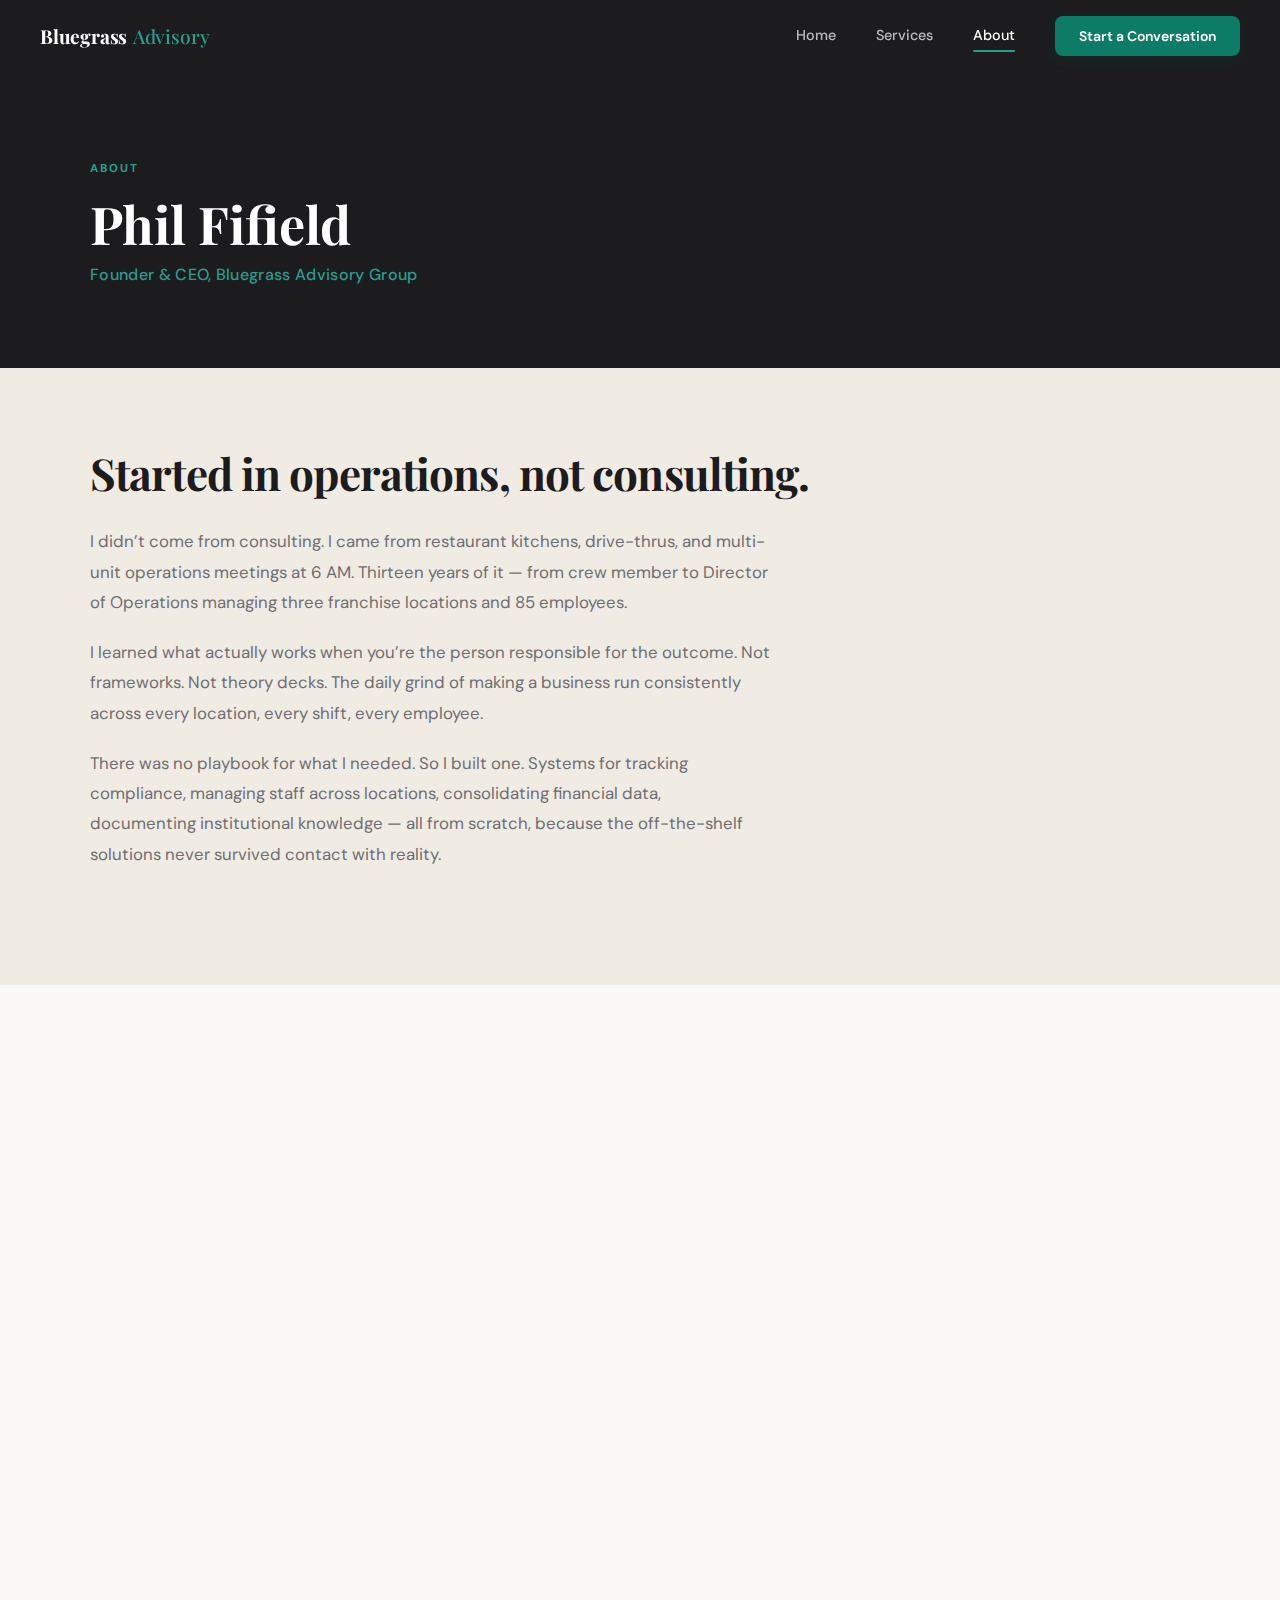
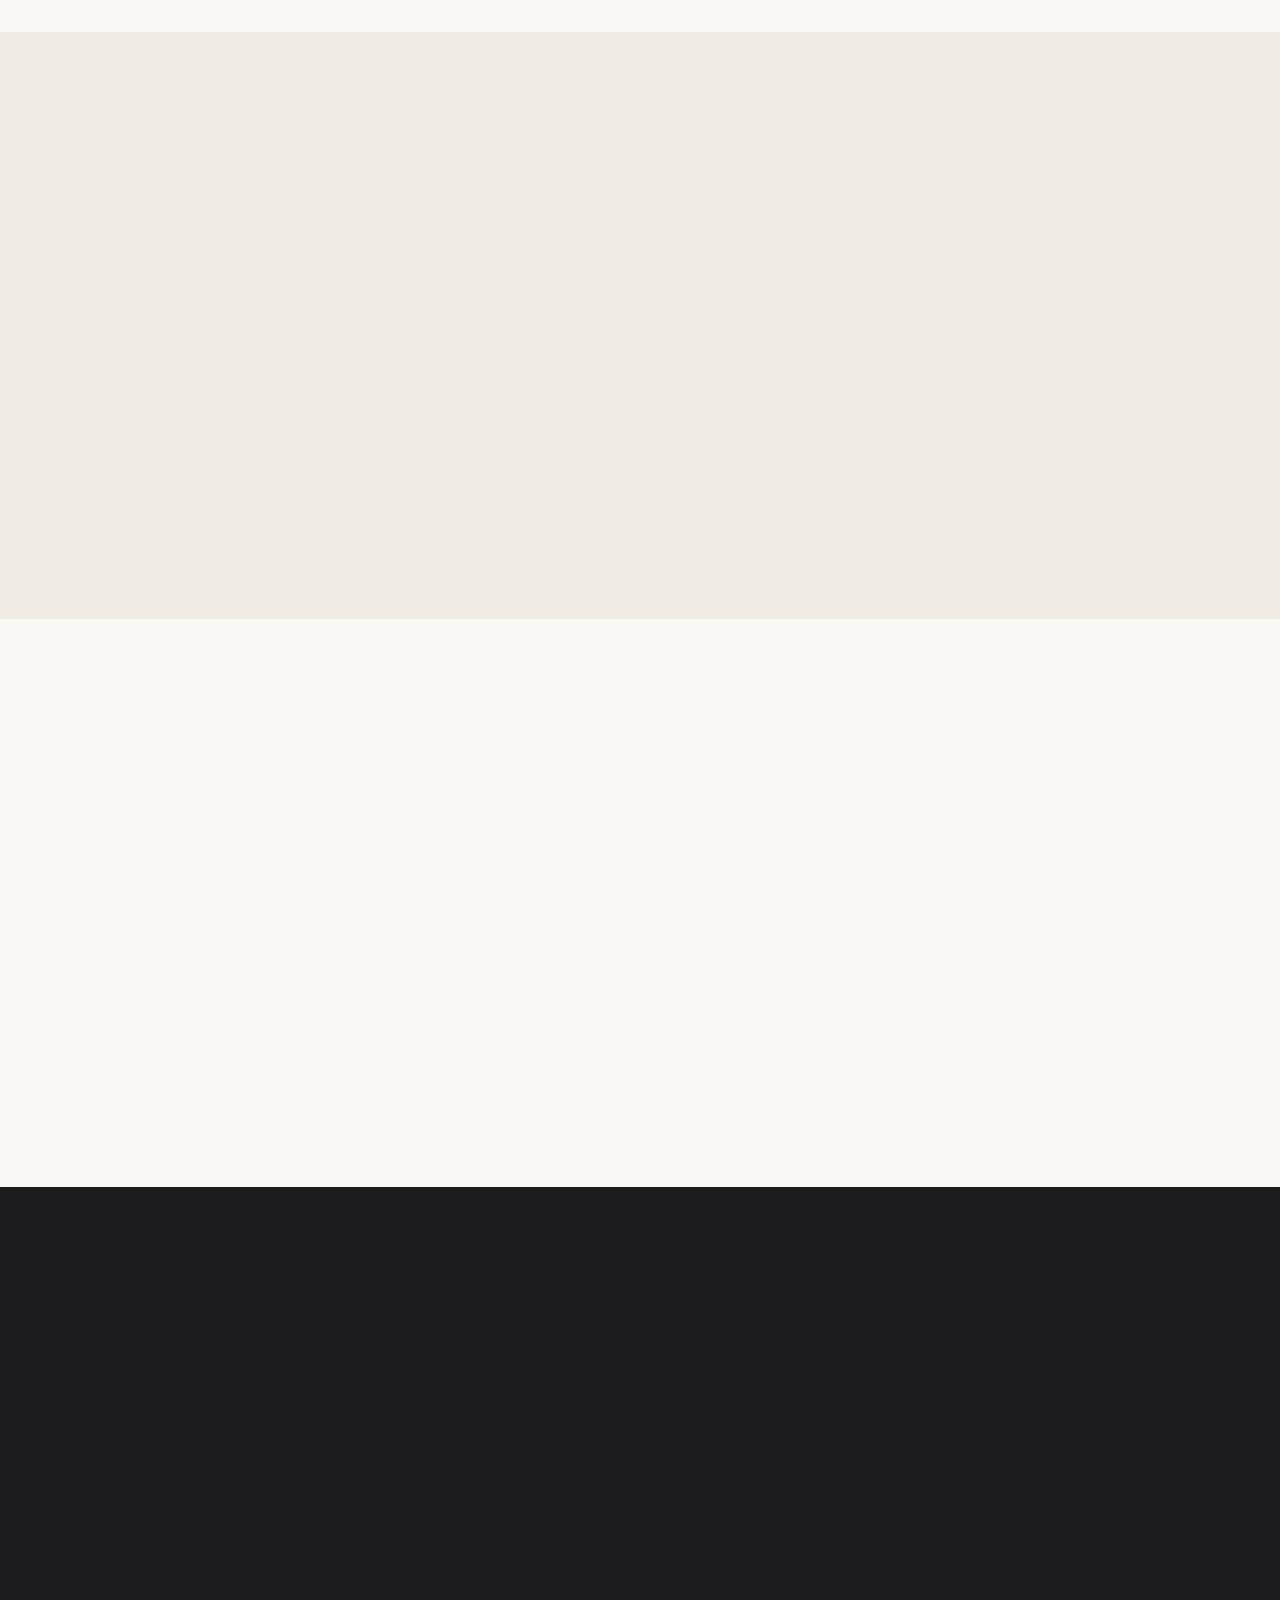
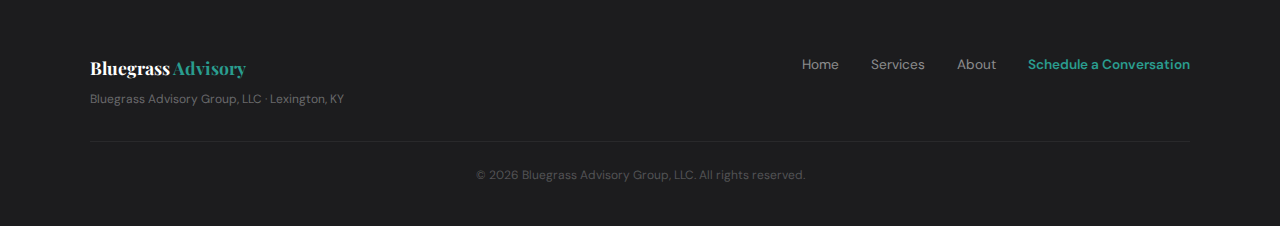
<file: about.html>
<!DOCTYPE html>
<html lang="en">
<head>
<meta charset="UTF-8">
<meta name="viewport" content="width=device-width, initial-scale=1.0">
<title>About | Bluegrass Advisory Group</title>
<meta name="description" content="Phil Fifield, Founder & CEO of Bluegrass Advisory Group. 13 years in multi-unit restaurant operations. Built an autonomous operating system, now building operational infrastructure for growing businesses in Kentucky.">
<link rel="preconnect" href="https://fonts.googleapis.com">
<link href="https://fonts.googleapis.com/css2?family=DM+Sans:ital,wght@0,300;0,400;0,500;0,600;0,700;1,400&family=Playfair+Display:ital,wght@0,400;0,500;0,600;0,700;0,800;1,400;1,500&display=swap" rel="stylesheet">
<link rel="stylesheet" href="styles.css">
</head>
<body class="dark-hero-page">

<!-- NAV -->
<nav>
  <a href="index.html" class="nav-logo">Bluegrass <span>Advisory</span></a>
  <div class="nav-links" id="navLinks">
    <a href="index.html">Home</a>
    <a href="services.html">Services</a>
    <a href="about.html" class="active">About</a>
    <a href="contact.html" class="nav-cta">Start a Conversation</a>
  </div>
  <button class="mobile-toggle" id="menuToggle" aria-label="Toggle menu">
    <span></span><span></span><span></span>
  </button>
</nav>

<div class="page-content">

<!-- HERO -->
<section class="about-page-hero">
  <div class="container">
    <p class="section-label fade-in">ABOUT</p>
    <h1 class="fade-in">Phil Fifield</h1>
    <p class="about-role fade-in">Founder &amp; CEO, Bluegrass Advisory Group</p>
  </div>
</section>

<!-- SECTION 1: THE ORIGIN STORY -->
<section class="about-section">
  <div class="container">
    <h2 class="section-title fade-in">Started in operations, not consulting.</h2>
    <p class="about-body fade-in">I didn&rsquo;t come from consulting. I came from restaurant kitchens, drive-thrus, and multi-unit operations meetings at 6 AM. Thirteen years of it &mdash; from crew member to Director of Operations managing three franchise locations and 85 employees.</p>
    <p class="about-body fade-in">I learned what actually works when you&rsquo;re the person responsible for the outcome. Not frameworks. Not theory decks. The daily grind of making a business run consistently across every location, every shift, every employee.</p>
    <p class="about-body fade-in">There was no playbook for what I needed. So I built one. Systems for tracking compliance, managing staff across locations, consolidating financial data, documenting institutional knowledge &mdash; all from scratch, because the off-the-shelf solutions never survived contact with reality.</p>
  </div>
</section>

<!-- SECTION 2: WHY BAG EXISTS -->
<section class="about-section">
  <div class="container">
    <h2 class="section-title fade-in">Why Bluegrass Advisory Group exists.</h2>
    <p class="about-body fade-in">While running restaurant operations full-time, I built an autonomous operating system to manage everything else &mdash; a consulting practice, a nonprofit board, financial reporting, prospect research, meeting intelligence, and daily operational briefings. All running 24/7 on infrastructure I own and control.</p>
    <p class="about-body fade-in">That system manages 7 concurrent projects across 3 businesses in 30 minutes of dedicated time per day. Not because the work disappeared. Because the architecture handles what used to take hours.</p>
    <p class="about-body fade-in">I started BAG when I realized the methodology behind that system &mdash; persistent context, self-maintaining documentation, compounding operational knowledge &mdash; solves the same problems every growing operation faces. The architecture is the product. I just needed to package it for other operators.</p>
  </div>
</section>

<!-- SECTION 3: THE OPERATOR DIFFERENCE -->
<section class="about-section">
  <div class="container">
    <h2 class="section-title fade-in">The operator difference.</h2>
    <p class="about-body fade-in">I still manage 85 employees across 3 restaurant locations. I still run a 501(c)(3) nonprofit as president. I still use every system BAG builds &mdash; on my own businesses, every single day &mdash; before we ever bring it to a client.</p>
    <p class="about-body fade-in">That&rsquo;s not a selling point. It&rsquo;s a quality filter. If a system doesn&rsquo;t survive the pressure of real multi-unit operations, we don&rsquo;t ship it. If it breaks under my workload, we fix it before it touches yours.</p>
    <p class="about-body fade-in">We&rsquo;re based in Lexington, Kentucky, working with Kentucky businesses. Not a remote agency charging coastal rates. Not a vendor who disappears after the contract. An operator who sits in the same meetings you do and faces the same problems you face.</p>
  </div>
</section>

<!-- SECTION 4: THE 5 DIFFERENTIATORS -->
<section class="about-section">
  <div class="container">
    <h2 class="section-title fade-in">What sets us apart.</h2>
    <ul class="about-diff-list">
      <li class="fade-in">13 years of operations experience across restaurants, nonprofits, and multi-entity management</li>
      <li class="fade-in">Built and deployed production applications &mdash; live, in use, with real users</li>
      <li class="fade-in">Manages 85 employees across 3 locations while running a consulting practice</li>
      <li class="fade-in">Kentucky-based, working with Kentucky businesses &mdash; not a remote agency charging coastal rates</li>
      <li class="fade-in">Every system we build, we use ourselves first</li>
    </ul>
  </div>
</section>

<!-- SECTION 5: CTA -->
<section class="about-cta-section">
  <div class="container">
    <h2 class="fade-in">Want to work together?</h2>
    <p class="fade-in">Start with a conversation. Not a commitment.</p>
    <a href="contact.html" class="btn-primary fade-in">Schedule a discovery call</a>
    <div class="fade-in">
      <a href="mailto:phil@bluegrassadvisorygroup.com" class="about-cta-email">phil@bluegrassadvisorygroup.com</a>
    </div>
  </div>
</section>

</div>

<!-- FOOTER -->
<footer>
  <div class="footer-inner">
    <div>
      <div class="footer-brand">Bluegrass <span>Advisory</span></div>
      <p class="footer-llc">Bluegrass Advisory Group, LLC &middot; Lexington, KY</p>
    </div>
    <div class="footer-links">
      <a href="index.html">Home</a>
      <a href="services.html">Services</a>
      <a href="about.html">About</a>
      <a href="contact.html" class="footer-cta-link">Schedule a Conversation</a>
    </div>
  </div>
  <div class="footer-bottom">
    <p>&copy; 2026 Bluegrass Advisory Group, LLC. All rights reserved.</p>
  </div>
</footer>

<script>
  const observer = new IntersectionObserver((entries) => {
    entries.forEach(entry => {
      if (entry.isIntersecting) {
        entry.target.classList.add('visible');
        observer.unobserve(entry.target);
      }
    });
  }, { threshold: 0.12, rootMargin: '0px 0px -40px 0px' });
  document.querySelectorAll('.fade-in').forEach(el => observer.observe(el));

  window.addEventListener('scroll', () => {
    document.querySelector('nav').classList.toggle('scrolled', window.scrollY > 40);
  });

  const toggle = document.getElementById('menuToggle');
  const links = document.getElementById('navLinks');
  toggle.addEventListener('click', () => {
    toggle.classList.toggle('open');
    links.classList.toggle('open');
  });
</script>

</body>
</html>
</file>
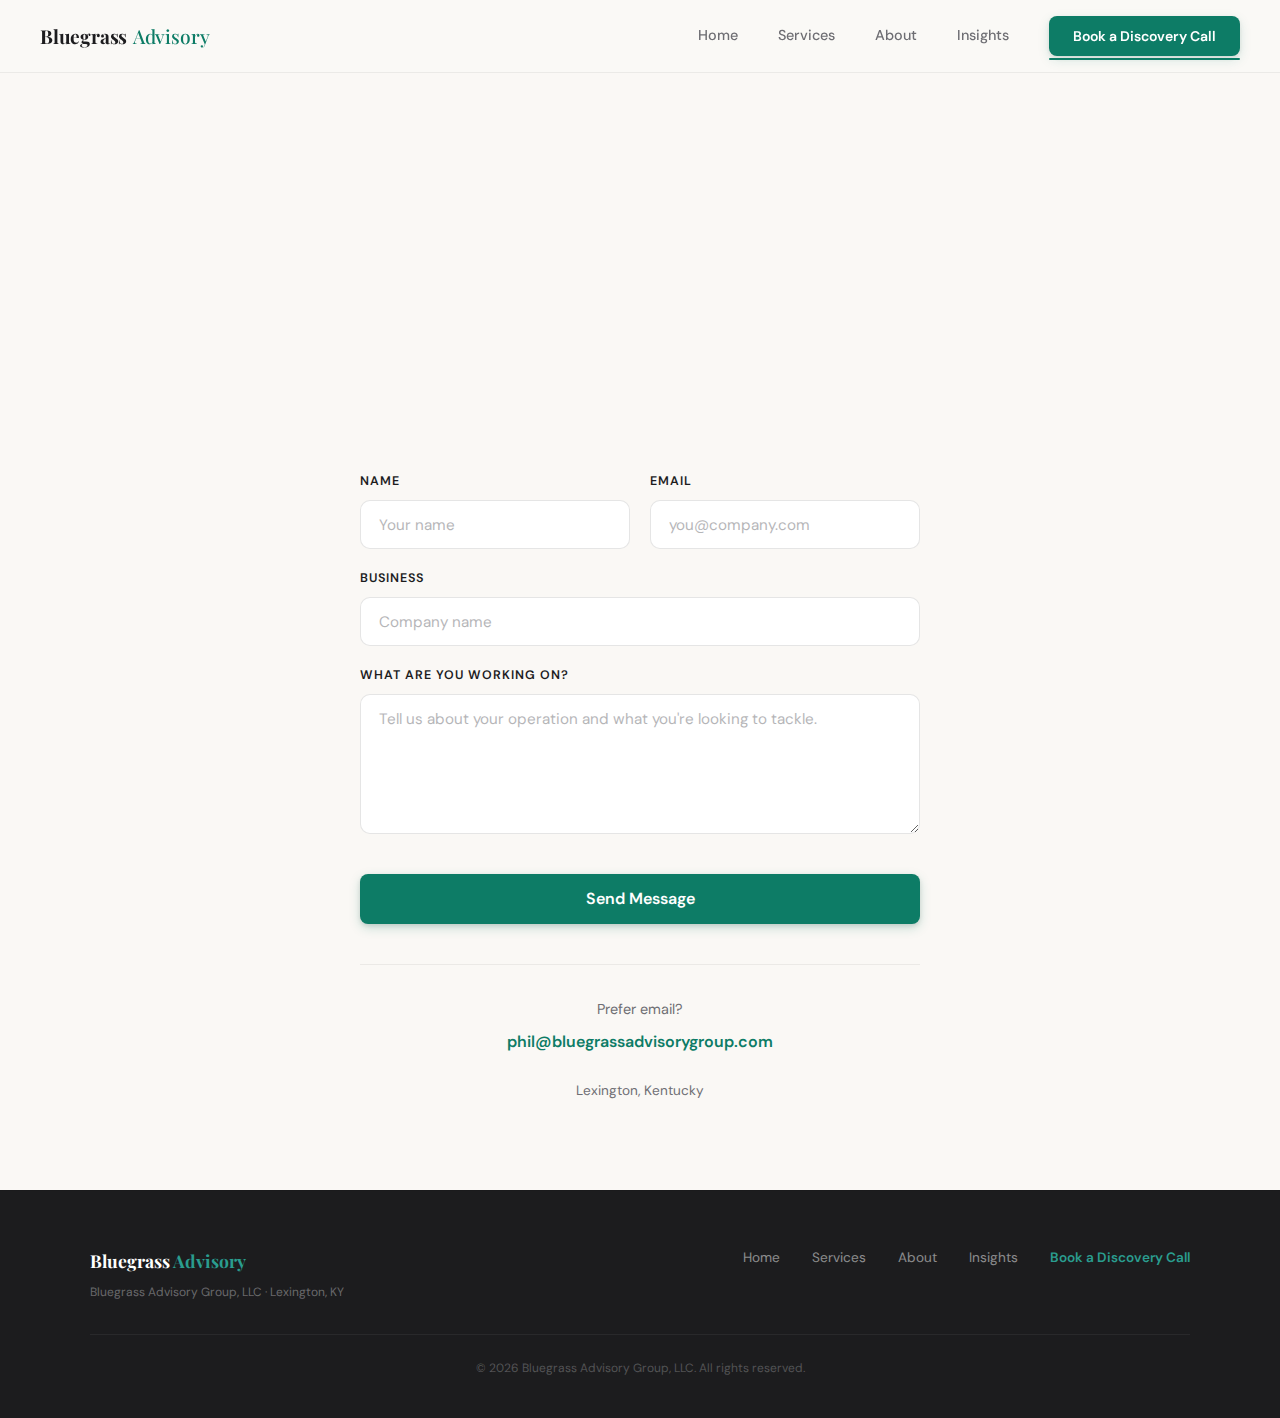
<file: contact.html>
<!DOCTYPE html>
<html lang="en">
<head>
<meta charset="UTF-8">
<meta name="viewport" content="width=device-width, initial-scale=1.0">
<title>Contact | Bluegrass Advisory Group — Schedule a Discovery Call</title>
<meta name="description" content="Schedule a free 30-minute discovery call with Bluegrass Advisory Group. Operations consulting and AI integration for businesses in Lexington, Kentucky.">
<link rel="canonical" href="https://bluegrassadvisorygroup.com/contact" />
<meta property="og:type" content="website" />
<meta property="og:url" content="https://bluegrassadvisorygroup.com/contact" />
<meta property="og:title" content="Contact | Bluegrass Advisory Group" />
<meta property="og:description" content="Schedule a free 30-minute discovery call. Operations consulting for businesses in Lexington, Kentucky." />
<meta property="og:image" content="https://bluegrassadvisorygroup.com/og-image.png" />
<meta name="twitter:card" content="summary_large_image" />
<!-- GA4 — Replace G-XXXXXXXXXX with your measurement ID -->
<script async src="https://www.googletagmanager.com/gtag/js?id=G-XXXXXXXXXX"></script>
<script>
  window.dataLayer = window.dataLayer || [];
  function gtag(){dataLayer.push(arguments);}
  gtag('js', new Date());
  gtag('config', 'G-XXXXXXXXXX');
</script>
<link rel="preconnect" href="https://fonts.googleapis.com">
<link href="https://fonts.googleapis.com/css2?family=DM+Sans:ital,wght@0,300;0,400;0,500;0,600;0,700;1,400&family=Playfair+Display:ital,wght@0,400;0,500;0,600;0,700;0,800;1,400;1,500&display=swap" rel="stylesheet">
<link rel="stylesheet" href="styles.css">
</head>
<body>

<!-- NAV -->
<nav>
  <a href="index.html" class="nav-logo">Bluegrass <span>Advisory</span></a>
  <div class="nav-links" id="navLinks">
    <a href="index.html">Home</a>
    <a href="services.html">Services</a>
    <a href="about.html">About</a>
    <a href="insights.html">Insights</a>
    <a href="contact.html" class="nav-cta active">Book a Discovery Call</a>
  </div>
  <button class="mobile-toggle" id="menuToggle" aria-label="Toggle menu">
    <span></span><span></span><span></span>
  </button>
</nav>

<!-- CONTACT -->
<div class="page-content">
<section class="contact-hero">
  <div class="container">
    <p class="section-label hero-fade delay-1">Contact</p>
    <h1 class="hero-fade delay-2">Let&rsquo;s talk about your operation</h1>
    <p class="hero-fade delay-3">No sales pitch, no obligation. Just a conversation about where you are and what better looks like.</p>

    <div class="contact-form-wrap fade-in">
      <form action="https://formspree.io/f/xvoeydwg" method="POST">
        <div class="form-row">
          <div class="form-group">
            <label for="name">Name</label>
            <input type="text" id="name" name="name" placeholder="Your name" required>
          </div>
          <div class="form-group">
            <label for="email">Email</label>
            <input type="email" id="email" name="email" placeholder="you@company.com" required>
          </div>
        </div>
        <div class="form-group">
          <label for="company">Business</label>
          <input type="text" id="company" name="company" placeholder="Company name">
        </div>
        <div class="form-group">
          <label for="message">What are you working on?</label>
          <textarea id="message" name="message" placeholder="Tell us about your operation and what you're looking to tackle."></textarea>
        </div>
        <button type="submit" class="btn-primary form-submit">Send Message</button>
      </form>

      <div class="contact-email-alt">
        <p>Prefer email?</p>
        <a href="mailto:phil@bluegrassadvisorygroup.com">phil@bluegrassadvisorygroup.com</a>
        <p style="margin-top: 1.5rem; font-size: 0.85rem; color: var(--stone);">Lexington, Kentucky</p>
      </div>
    </div>
  </div>
</section>
</div>

<!-- FOOTER -->
<footer>
  <div class="footer-inner">
    <div>
      <div class="footer-brand">Bluegrass <span>Advisory</span></div>
      <p class="footer-llc">Bluegrass Advisory Group, LLC &middot; Lexington, KY</p>
    </div>
    <div class="footer-links">
      <a href="index.html">Home</a>
      <a href="services.html">Services</a>
      <a href="about.html">About</a>
      <a href="insights.html">Insights</a>
      <a href="contact.html" class="footer-cta-link">Book a Discovery Call</a>
    </div>
  </div>
  <div class="footer-bottom">
    <p>&copy; 2026 Bluegrass Advisory Group, LLC. All rights reserved.</p>
  </div>
</footer>

<script>
  const observer = new IntersectionObserver((entries) => {
    entries.forEach(entry => {
      if (entry.isIntersecting) {
        entry.target.classList.add('visible');
        observer.unobserve(entry.target);
      }
    });
  }, { threshold: 0.15, rootMargin: '0px 0px -40px 0px' });
  document.querySelectorAll('.fade-in').forEach(el => observer.observe(el));

  window.addEventListener('scroll', () => {
    document.querySelector('nav').classList.toggle('scrolled', window.scrollY > 40);
  });

  const toggle = document.getElementById('menuToggle');
  const links = document.getElementById('navLinks');
  toggle.addEventListener('click', () => {
    toggle.classList.toggle('open');
    links.classList.toggle('open');
  });
</script>

</body>
</html>
</file>
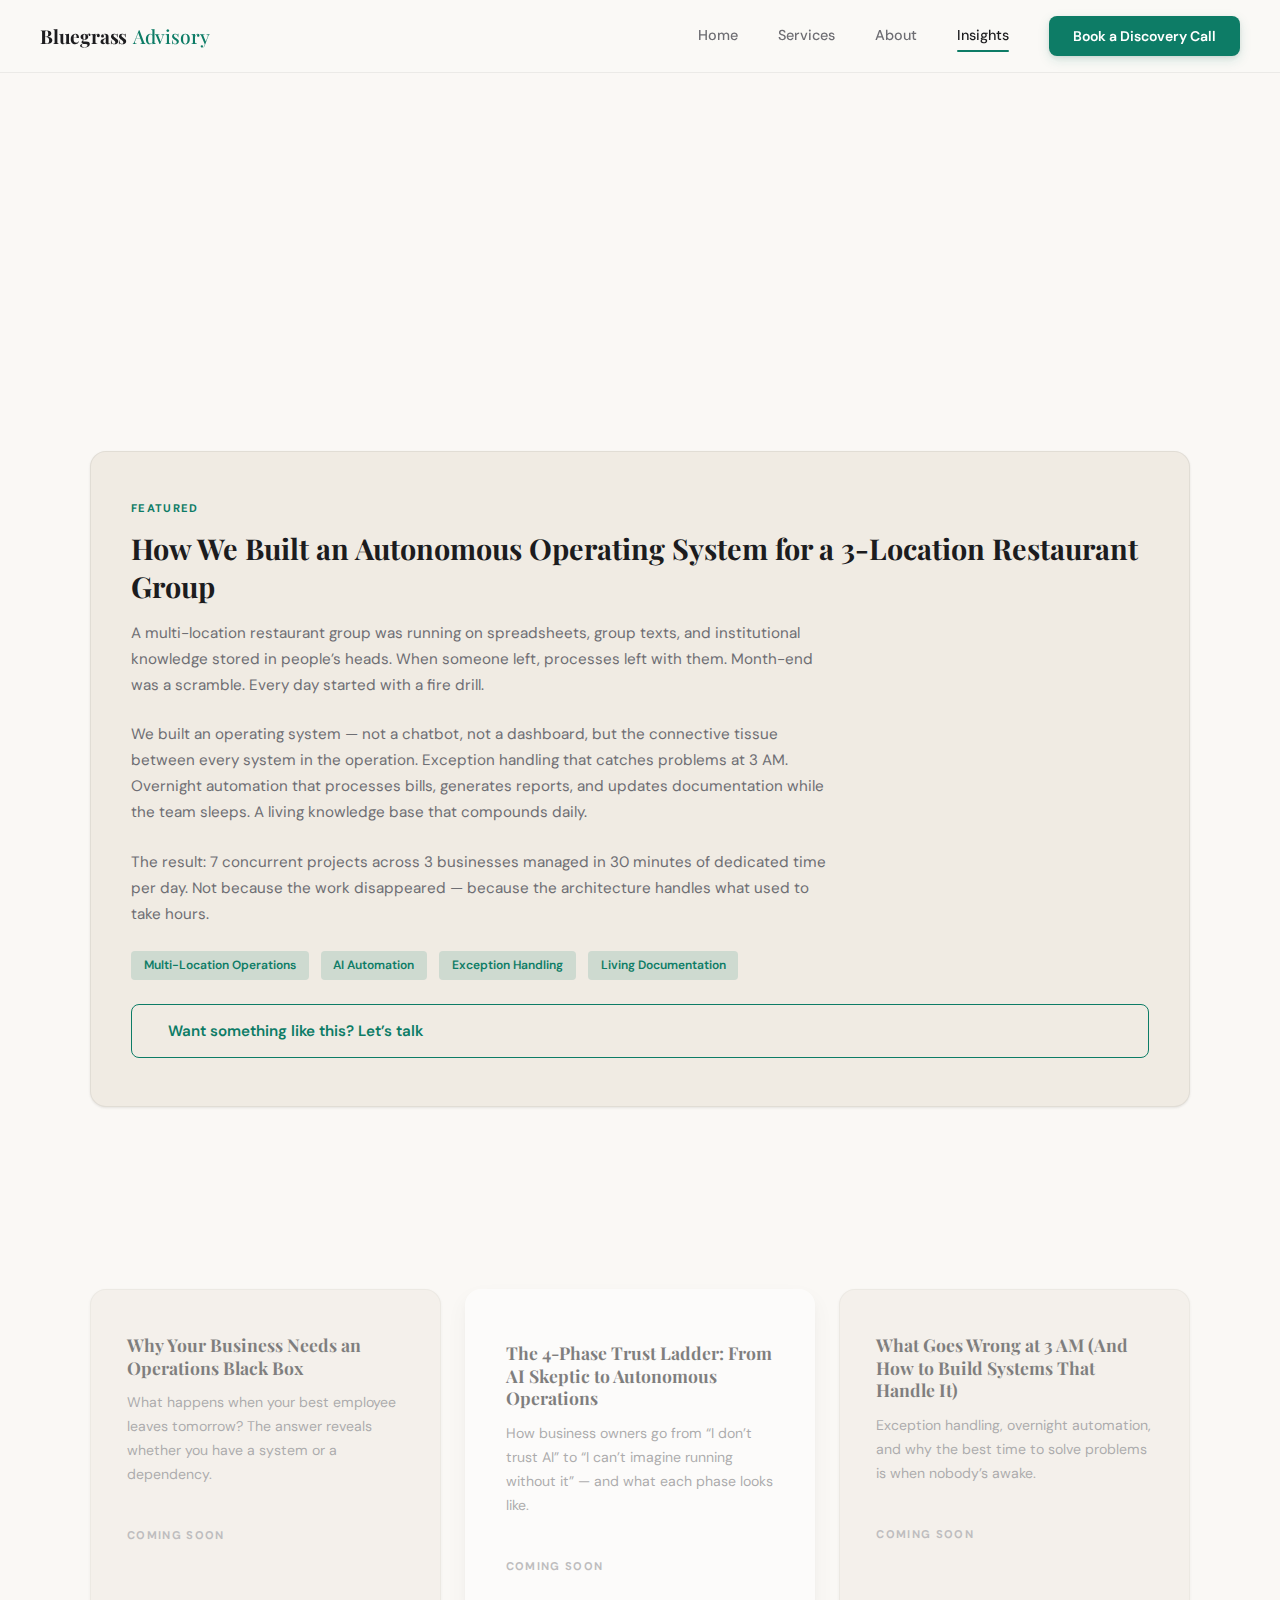
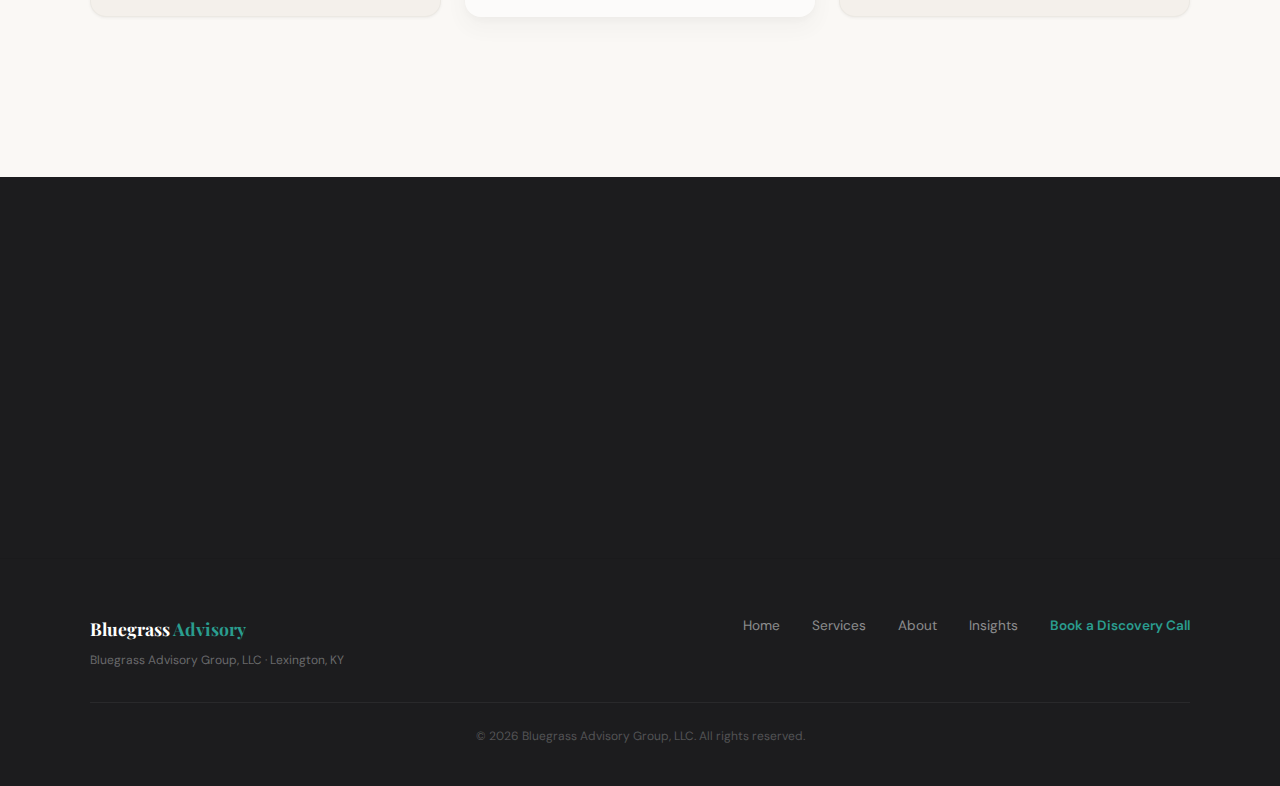
<file: insights.html>
<!DOCTYPE html>
<html lang="en">
<head>
<meta charset="UTF-8">
<meta name="viewport" content="width=device-width, initial-scale=1.0">
<title>Insights | Bluegrass Advisory Group — AI for Restaurant Operations</title>
<meta name="description" content="How we built an autonomous operating system for a 3-location restaurant group. Insights on AI automation, multi-location management, and operational architecture.">
<link rel="canonical" href="https://bluegrassadvisorygroup.com/insights" />
<meta property="og:type" content="website" />
<meta property="og:url" content="https://bluegrassadvisorygroup.com/insights" />
<meta property="og:title" content="Insights | Bluegrass Advisory Group" />
<meta property="og:description" content="How we built an autonomous operating system for a 3-location restaurant group. Real-world AI operations case study." />
<meta property="og:image" content="https://bluegrassadvisorygroup.com/og-image.png" />
<meta name="twitter:card" content="summary_large_image" />
<!-- GA4 — Replace G-XXXXXXXXXX with your measurement ID -->
<script async src="https://www.googletagmanager.com/gtag/js?id=G-XXXXXXXXXX"></script>
<script>
  window.dataLayer = window.dataLayer || [];
  function gtag(){dataLayer.push(arguments);}
  gtag('js', new Date());
  gtag('config', 'G-XXXXXXXXXX');
</script>
<link rel="preconnect" href="https://fonts.googleapis.com">
<link href="https://fonts.googleapis.com/css2?family=DM+Sans:ital,wght@0,300;0,400;0,500;0,600;0,700;1,400&family=Playfair+Display:ital,wght@0,400;0,500;0,600;0,700;0,800;1,400;1,500&display=swap" rel="stylesheet">
<link rel="stylesheet" href="styles.css">
</head>
<body>

<!-- NAV -->
<nav>
  <a href="index.html" class="nav-logo">Bluegrass <span>Advisory</span></a>
  <div class="nav-links" id="navLinks">
    <a href="index.html">Home</a>
    <a href="services.html">Services</a>
    <a href="about.html">About</a>
    <a href="insights.html" class="active">Insights</a>
    <a href="contact.html" class="nav-cta">Book a Discovery Call</a>
  </div>
  <button class="mobile-toggle" id="menuToggle" aria-label="Toggle menu">
    <span></span><span></span><span></span>
  </button>
</nav>

<div class="page-content">

<!-- HERO -->
<section style="padding: 10rem 2rem 4rem; background: var(--warm-white);">
  <div class="container">
    <p class="section-label hero-fade delay-1">Insights</p>
    <h1 class="section-title hero-fade delay-2" style="font-size: clamp(2.25rem, 4.5vw, 3rem);">How we think about operations and AI</h1>
    <p class="section-subtitle hero-fade delay-3">Real-world lessons from building autonomous systems for real businesses.</p>
  </div>
</section>

<!-- FEATURED ARTICLE -->
<section style="padding-top: 0;">
  <div class="container">

    <!-- Featured -->
    <div class="flagship-card fade-in" style="margin-bottom: 4rem; padding: 3rem 2.5rem;">
      <p class="includes-label">Featured</p>
      <h3 style="font-size: clamp(1.4rem, 3vw, 1.8rem); margin-bottom: 1rem; line-height: 1.3;">How We Built an Autonomous Operating System for a 3-Location Restaurant Group</h3>
      <p class="card-desc" style="max-width: 700px; margin-bottom: 1.5rem;">A multi-location restaurant group was running on spreadsheets, group texts, and institutional knowledge stored in people&rsquo;s heads. When someone left, processes left with them. Month-end was a scramble. Every day started with a fire drill.</p>
      <p class="card-desc" style="max-width: 700px; margin-bottom: 1.5rem;">We built an operating system &mdash; not a chatbot, not a dashboard, but the connective tissue between every system in the operation. Exception handling that catches problems at 3 AM. Overnight automation that processes bills, generates reports, and updates documentation while the team sleeps. A living knowledge base that compounds daily.</p>
      <p class="card-desc" style="max-width: 700px; margin-bottom: 1.5rem;">The result: 7 concurrent projects across 3 businesses managed in 30 minutes of dedicated time per day. Not because the work disappeared &mdash; because the architecture handles what used to take hours.</p>
      <div style="display: flex; gap: 0.75rem; flex-wrap: wrap; margin-bottom: 1.5rem;">
        <span style="font-size:0.75rem;color:var(--emerald);background:var(--emerald-glow);padding:0.3rem 0.8rem;border-radius:4px;font-weight:600;">Multi-Location Operations</span>
        <span style="font-size:0.75rem;color:var(--emerald);background:var(--emerald-glow);padding:0.3rem 0.8rem;border-radius:4px;font-weight:600;">AI Automation</span>
        <span style="font-size:0.75rem;color:var(--emerald);background:var(--emerald-glow);padding:0.3rem 0.8rem;border-radius:4px;font-weight:600;">Exception Handling</span>
        <span style="font-size:0.75rem;color:var(--emerald);background:var(--emerald-glow);padding:0.3rem 0.8rem;border-radius:4px;font-weight:600;">Living Documentation</span>
      </div>
      <a href="contact.html" class="btn-secondary">Want something like this? Let&rsquo;s talk</a>
    </div>

    <!-- UPCOMING -->
    <p class="section-label fade-in">Coming Soon</p>
    <h2 class="section-title fade-in" style="font-size: 1.5rem; margin-bottom: 2rem;">More from the field</h2>

    <div style="display: grid; grid-template-columns: repeat(3, 1fr); gap: 1.5rem;">
      <div class="flagship-card fade-in stagger-1" style="opacity: 0.55; pointer-events: none;">
        <h3 style="font-size: 1.1rem; line-height: 1.3;">Why Your Business Needs an Operations Black Box</h3>
        <p class="card-desc" style="font-size: 0.88rem;">What happens when your best employee leaves tomorrow? The answer reveals whether you have a system or a dependency.</p>
        <p style="font-size:0.7rem;font-weight:700;text-transform:uppercase;letter-spacing:0.12em;color:var(--muted);margin-top:1rem;">Coming Soon</p>
      </div>
      <div class="flagship-card fade-in stagger-2" style="opacity: 0.55; pointer-events: none;">
        <h3 style="font-size: 1.1rem; line-height: 1.3;">The 4-Phase Trust Ladder: From AI Skeptic to Autonomous Operations</h3>
        <p class="card-desc" style="font-size: 0.88rem;">How business owners go from &ldquo;I don&rsquo;t trust AI&rdquo; to &ldquo;I can&rsquo;t imagine running without it&rdquo; &mdash; and what each phase looks like.</p>
        <p style="font-size:0.7rem;font-weight:700;text-transform:uppercase;letter-spacing:0.12em;color:var(--muted);margin-top:1rem;">Coming Soon</p>
      </div>
      <div class="flagship-card fade-in stagger-3" style="opacity: 0.55; pointer-events: none;">
        <h3 style="font-size: 1.1rem; line-height: 1.3;">What Goes Wrong at 3 AM (And How to Build Systems That Handle It)</h3>
        <p class="card-desc" style="font-size: 0.88rem;">Exception handling, overnight automation, and why the best time to solve problems is when nobody&rsquo;s awake.</p>
        <p style="font-size:0.7rem;font-weight:700;text-transform:uppercase;letter-spacing:0.12em;color:var(--muted);margin-top:1rem;">Coming Soon</p>
      </div>
    </div>

  </div>
</section>

<!-- CTA BAND -->
<section class="dark-section" style="padding: 5rem 2rem; margin-top: 4rem;">
  <div class="container" style="text-align: center;">
    <h2 class="section-title fade-in" style="color: #fff; margin-bottom: 1rem;">Ready to build your operational architecture?</h2>
    <p class="fade-in stagger-1" style="color: rgba(255,255,255,0.6); font-size: 1.1rem; margin-bottom: 2.5rem; max-width: 480px; margin-left: auto; margin-right: auto; line-height: 1.7;">Start with a 30-minute discovery call. No cost, no obligation.</p>
    <a href="contact.html" class="btn-primary fade-in stagger-2">Schedule a Discovery Call</a>
  </div>
</section>

</div>

<!-- FOOTER -->
<footer>
  <div class="footer-inner">
    <div>
      <div class="footer-brand">Bluegrass <span>Advisory</span></div>
      <p class="footer-llc">Bluegrass Advisory Group, LLC &middot; Lexington, KY</p>
    </div>
    <div class="footer-links">
      <a href="index.html">Home</a>
      <a href="services.html">Services</a>
      <a href="about.html">About</a>
      <a href="insights.html">Insights</a>
      <a href="contact.html" class="footer-cta-link">Book a Discovery Call</a>
    </div>
  </div>
  <div class="footer-bottom">
    <p>&copy; 2026 Bluegrass Advisory Group, LLC. All rights reserved.</p>
  </div>
</footer>

<script>
  const observer = new IntersectionObserver((entries) => {
    entries.forEach(entry => {
      if (entry.isIntersecting) {
        entry.target.classList.add('visible');
        observer.unobserve(entry.target);
      }
    });
  }, { threshold: 0.15, rootMargin: '0px 0px -40px 0px' });
  document.querySelectorAll('.fade-in').forEach(el => observer.observe(el));

  window.addEventListener('scroll', () => {
    document.querySelector('nav').classList.toggle('scrolled', window.scrollY > 40);
  });

  const toggle = document.getElementById('menuToggle');
  const links = document.getElementById('navLinks');
  toggle.addEventListener('click', () => {
    toggle.classList.toggle('open');
    links.classList.toggle('open');
  });
</script>

</body>
</html>
</file>
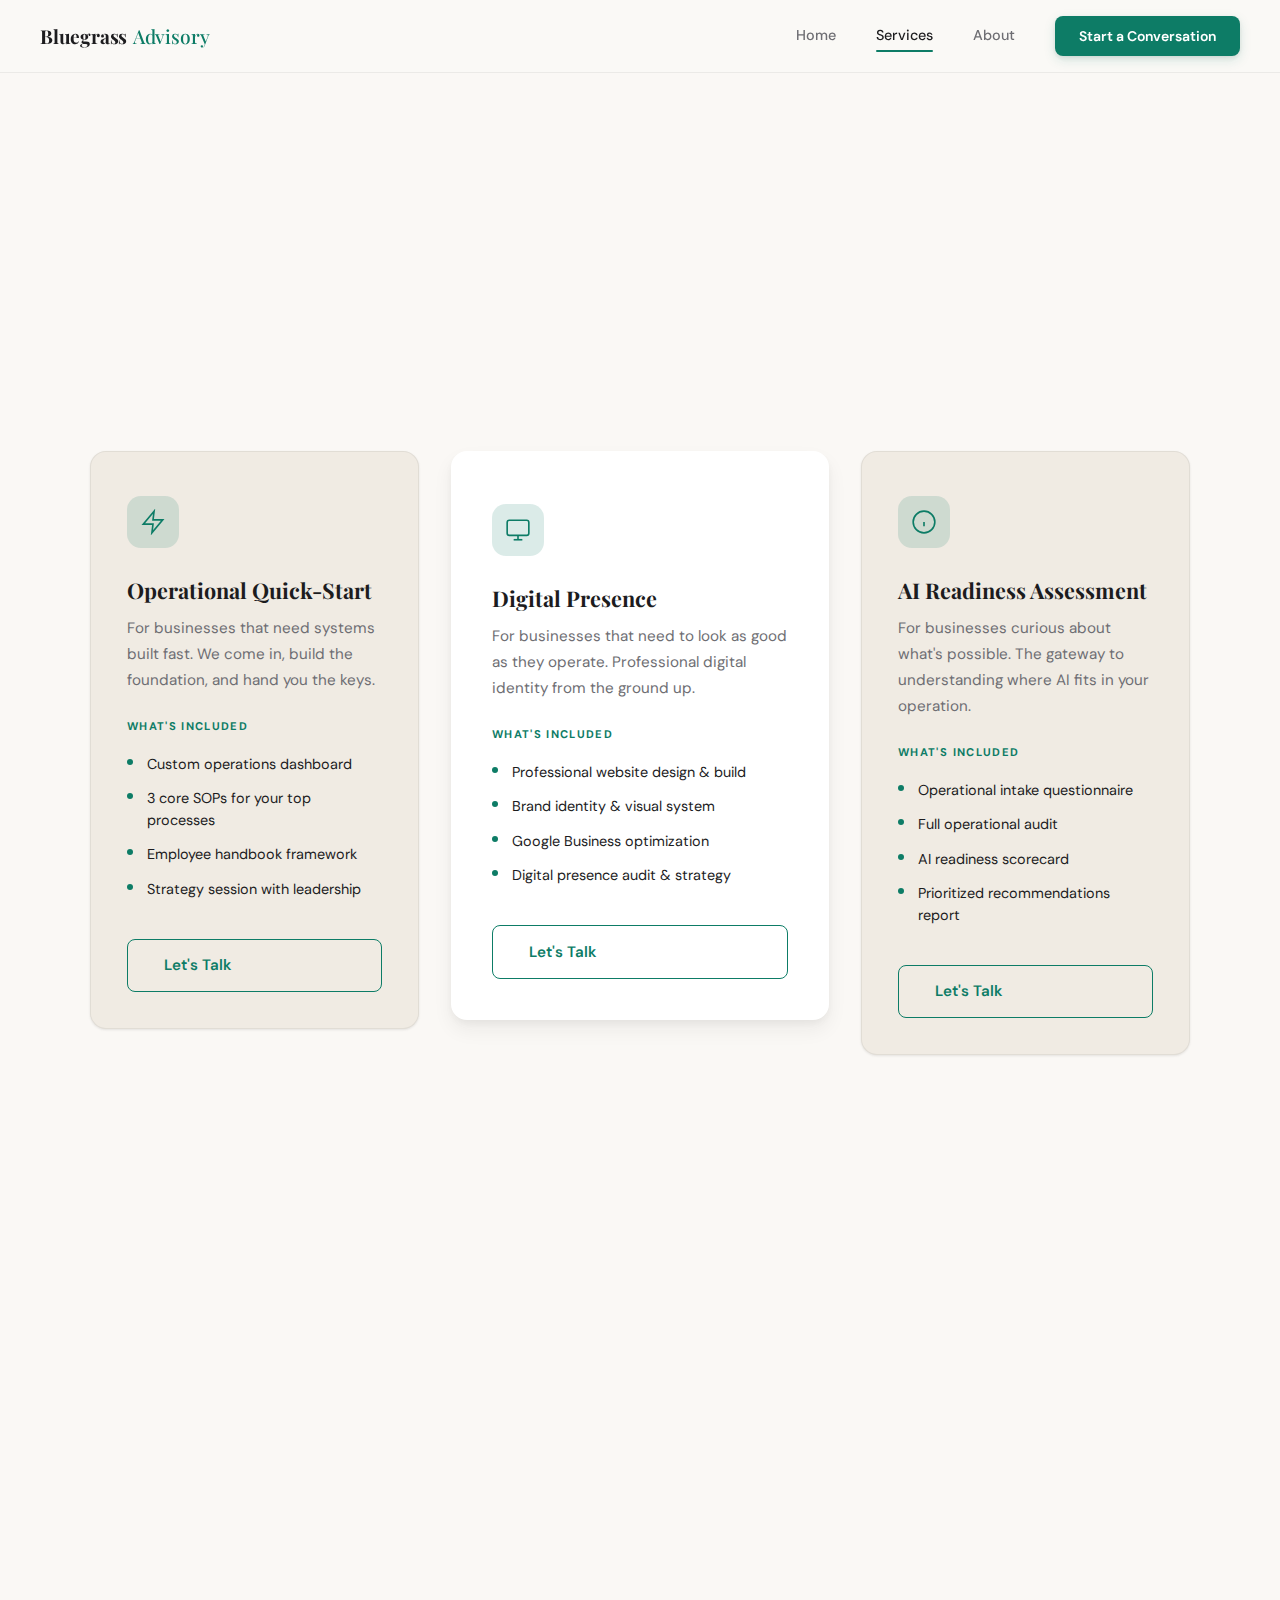
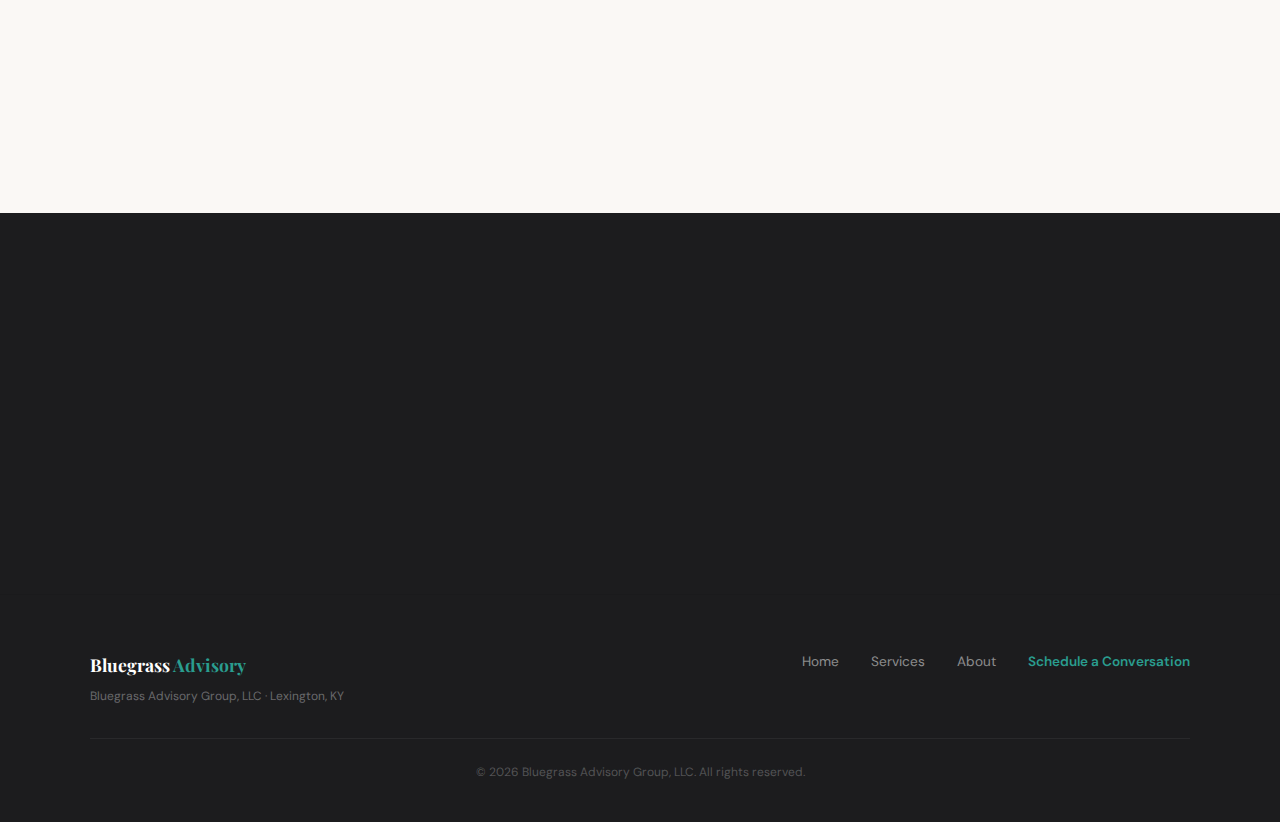
<file: services.html>
<!DOCTYPE html>
<html lang="en">
<head>
<meta charset="UTF-8">
<meta name="viewport" content="width=device-width, initial-scale=1.0">
<title>Services | Bluegrass Advisory Group</title>
<meta name="description" content="Operations consulting packages for growing businesses. Operational quick-start, digital presence, and AI readiness assessments.">
<link rel="preconnect" href="https://fonts.googleapis.com">
<link href="https://fonts.googleapis.com/css2?family=DM+Sans:ital,wght@0,300;0,400;0,500;0,600;0,700;1,400&family=Playfair+Display:ital,wght@0,400;0,500;0,600;0,700;0,800;1,400;1,500&display=swap" rel="stylesheet">
<link rel="stylesheet" href="styles.css">
</head>
<body>

<!-- NAV -->
<nav>
  <a href="index.html" class="nav-logo">Bluegrass <span>Advisory</span></a>
  <div class="nav-links" id="navLinks">
    <a href="index.html">Home</a>
    <a href="services.html" class="active">Services</a>
    <a href="about.html">About</a>
    <a href="contact.html" class="nav-cta">Start a Conversation</a>
  </div>
  <button class="mobile-toggle" id="menuToggle" aria-label="Toggle menu">
    <span></span><span></span><span></span>
  </button>
</nav>

<!-- SERVICES HERO -->
<div class="page-content">
<section style="padding: 10rem 2rem 4rem; background: var(--warm-white);">
  <div class="container">
    <p class="section-label hero-fade delay-1">Services</p>
    <h1 class="section-title hero-fade delay-2" style="font-size: clamp(2.25rem, 4.5vw, 3rem);">What we build for you</h1>
    <p class="section-subtitle hero-fade delay-3">Every engagement is tailored to where you are and where you need to go. No templates, no one-size-fits-all.</p>
  </div>
</section>

<!-- FLAGSHIP PACKAGES -->
<section style="padding-top: 0;">
  <div class="container">
    <div class="flagship-grid">

      <!-- Operational Quick-Start -->
      <div class="flagship-card fade-in stagger-1">
        <div class="card-icon">
          <svg viewBox="0 0 24 24"><path d="M13 2L3 14h9l-1 8 10-12h-9l1-8z"/></svg>
        </div>
        <h3>Operational Quick-Start</h3>
        <p class="card-desc">For businesses that need systems built fast. We come in, build the foundation, and hand you the keys.</p>
        <p class="includes-label">What's Included</p>
        <ul>
          <li>Custom operations dashboard</li>
          <li>3 core SOPs for your top processes</li>
          <li>Employee handbook framework</li>
          <li>Strategy session with leadership</li>
        </ul>
        <a href="contact.html" class="btn-secondary card-cta">Let's Talk</a>
      </div>

      <!-- Digital Presence -->
      <div class="flagship-card fade-in stagger-2">
        <div class="card-icon">
          <svg viewBox="0 0 24 24"><rect x="2" y="3" width="20" height="14" rx="2" ry="2"/><line x1="8" y1="21" x2="16" y2="21"/><line x1="12" y1="17" x2="12" y2="21"/></svg>
        </div>
        <h3>Digital Presence</h3>
        <p class="card-desc">For businesses that need to look as good as they operate. Professional digital identity from the ground up.</p>
        <p class="includes-label">What's Included</p>
        <ul>
          <li>Professional website design &amp; build</li>
          <li>Brand identity &amp; visual system</li>
          <li>Google Business optimization</li>
          <li>Digital presence audit &amp; strategy</li>
        </ul>
        <a href="contact.html" class="btn-secondary card-cta">Let's Talk</a>
      </div>

      <!-- AI Readiness Assessment -->
      <div class="flagship-card fade-in stagger-3">
        <div class="card-icon">
          <svg viewBox="0 0 24 24"><circle cx="12" cy="12" r="10"/><path d="M12 16v-4"/><path d="M12 8h.01"/></svg>
        </div>
        <h3>AI Readiness Assessment</h3>
        <p class="card-desc">For businesses curious about what's possible. The gateway to understanding where AI fits in your operation.</p>
        <p class="includes-label">What's Included</p>
        <ul>
          <li>Operational intake questionnaire</li>
          <li>Full operational audit</li>
          <li>AI readiness scorecard</li>
          <li>Prioritized recommendations report</li>
        </ul>
        <a href="contact.html" class="btn-secondary card-cta">Let's Talk</a>
      </div>

    </div>

    <!-- ADDITIONAL SOLUTIONS -->
    <div class="additional-section fade-in">
      <h3>Additional Solutions</h3>
      <p class="section-desc">Not ready for a full package? We also offer focused solutions for specific needs.</p>
      <div class="additional-grid">
        <div class="additional-item fade-in stagger-1">
          <h4>Custom Website Builds</h4>
          <p>Professional sites built for your industry</p>
        </div>
        <div class="additional-item fade-in stagger-2">
          <h4>Employee Handbooks</h4>
          <p>Comprehensive team documentation</p>
        </div>
        <div class="additional-item fade-in stagger-3">
          <h4>SOP Documentation</h4>
          <p>Process standardization that sticks</p>
        </div>
        <div class="additional-item fade-in stagger-4">
          <h4>Process Automation</h4>
          <p>Eliminate repetitive manual work</p>
        </div>
        <div class="additional-item fade-in stagger-5">
          <h4>One-Off Consulting</h4>
          <p>Focused sessions for specific challenges</p>
        </div>
      </div>
      <a href="contact.html" class="btn-secondary">Ask us about these</a>
    </div>
  </div>
</section>

<!-- CTA BAND -->
<section class="dark-section" style="padding: 5rem 2rem;">
  <div class="container" style="text-align: center;">
    <h2 class="section-title fade-in" style="color: #fff; margin-bottom: 1rem;">Not sure which package fits?</h2>
    <p class="fade-in stagger-1" style="color: rgba(255,255,255,0.6); font-size: 1.1rem; margin-bottom: 2.5rem; max-width: 480px; margin-left: auto; margin-right: auto; line-height: 1.7;">Start with a conversation. We'll help you figure out what matters most right now.</p>
    <a href="contact.html" class="btn-primary fade-in stagger-2">Schedule a Conversation</a>
  </div>
</section>
</div>

<!-- FOOTER -->
<footer>
  <div class="footer-inner">
    <div>
      <div class="footer-brand">Bluegrass <span>Advisory</span></div>
      <p class="footer-llc">Bluegrass Advisory Group, LLC &middot; Lexington, KY</p>
    </div>
    <div class="footer-links">
      <a href="index.html">Home</a>
      <a href="services.html">Services</a>
      <a href="about.html">About</a>
      <a href="contact.html" class="footer-cta-link">Schedule a Conversation</a>
    </div>
  </div>
  <div class="footer-bottom">
    <p>&copy; 2026 Bluegrass Advisory Group, LLC. All rights reserved.</p>
  </div>
</footer>

<script>
  const observer = new IntersectionObserver((entries) => {
    entries.forEach(entry => {
      if (entry.isIntersecting) {
        entry.target.classList.add('visible');
        observer.unobserve(entry.target);
      }
    });
  }, { threshold: 0.15, rootMargin: '0px 0px -40px 0px' });
  document.querySelectorAll('.fade-in').forEach(el => observer.observe(el));

  window.addEventListener('scroll', () => {
    document.querySelector('nav').classList.toggle('scrolled', window.scrollY > 40);
  });

  const toggle = document.getElementById('menuToggle');
  const links = document.getElementById('navLinks');
  toggle.addEventListener('click', () => {
    toggle.classList.toggle('open');
    links.classList.toggle('open');
  });
</script>

</body>
</html>
</file>
<file: styles.css>
/* ============================================
   Bluegrass Advisory Group — Design System
   ============================================ */

:root {
  --graphite: #1C1C1E;
  --graphite-deep: #141416;
  --graphite-light: #2C2C2E;
  --emerald: #0D7C66;
  --emerald-hover: #0A6553;
  --emerald-glow: rgba(13,124,102,0.15);
  --sage: #2A9D8F;
  --sage-dim: rgba(42,157,143,0.12);
  --warm-white: #FAF8F5;
  --cream: #F0EBE3;
  --charcoal: #1C1C1E;
  --stone: #6E6E73;
  --muted: #8E8E93;
  --gold: #B8860B;
  --border-dark: rgba(255,255,255,0.08);
  --border-light: rgba(0,0,0,0.06);
  --heading: 'Playfair Display', Georgia, serif;
  --body: 'DM Sans', -apple-system, BlinkMacSystemFont, sans-serif;
}

* { box-sizing: border-box; margin: 0; padding: 0; }
html { scroll-behavior: smooth; }

body {
  font-family: var(--body);
  color: var(--charcoal);
  background: var(--warm-white);
  -webkit-font-smoothing: antialiased;
  line-height: 1.6;
}

/* ---- NAV ---- */
nav {
  position: fixed; top: 0; left: 0; right: 0; z-index: 100;
  padding: 1rem 2.5rem;
  background: rgba(250,248,245,0.92);
  backdrop-filter: blur(16px);
  -webkit-backdrop-filter: blur(16px);
  border-bottom: 1px solid var(--border-light);
  display: flex; align-items: center; justify-content: space-between;
  transition: all 0.3s cubic-bezier(0.16, 1, 0.3, 1);
}
nav.scrolled {
  padding: 0.75rem 2.5rem;
  box-shadow: 0 1px 12px rgba(0,0,0,0.04);
}
.nav-logo {
  font-family: var(--heading);
  font-size: 1.2rem; font-weight: 700;
  color: var(--charcoal);
  text-decoration: none;
  letter-spacing: -0.01em;
  display: flex; align-items: baseline; gap: 0.35rem;
}
.nav-logo span { color: var(--emerald); font-weight: 500; }
.nav-links { display: flex; gap: 2.5rem; align-items: center; }
.nav-links a {
  color: var(--stone); text-decoration: none;
  font-size: 0.9rem; font-weight: 500;
  transition: color 0.25s;
  position: relative;
}
.nav-links a:hover,
.nav-links a.active { color: var(--charcoal); }
.nav-links a.active::after {
  content: '';
  position: absolute; bottom: -4px; left: 0; right: 0;
  height: 2px; background: var(--emerald);
  border-radius: 2px;
}
.nav-cta {
  background: var(--emerald) !important;
  color: #fff !important;
  padding: 0.55rem 1.5rem !important;
  border-radius: 8px;
  font-weight: 600 !important;
  font-size: 0.875rem !important;
  transition: all 0.25s cubic-bezier(0.16, 1, 0.3, 1) !important;
  box-shadow: 0 2px 4px rgba(0,0,0,0.08), 0 4px 12px rgba(13,124,102,0.15);
}
.nav-cta:hover {
  background: var(--emerald-hover) !important;
  transform: translateY(-1px) !important;
  box-shadow: 0 4px 8px rgba(0,0,0,0.1), 0 8px 20px rgba(13,124,102,0.25) !important;
}
.mobile-toggle {
  display: none; background: none; border: none;
  cursor: pointer; padding: 0.5rem;
  flex-direction: column; gap: 5px;
}
.mobile-toggle span {
  display: block; width: 24px; height: 2px;
  background: var(--charcoal);
  border-radius: 2px;
  transition: all 0.3s;
}
.mobile-toggle.open span:nth-child(1) { transform: rotate(45deg) translateY(7px); }
.mobile-toggle.open span:nth-child(2) { opacity: 0; }
.mobile-toggle.open span:nth-child(3) { transform: rotate(-45deg) translateY(-7px); }

/* ---- PAGE TRANSITION ---- */
.page-content {
  /* No wrapper animation — individual elements handle their own reveal */
}

/* Hero elements use CSS animations (no JS dependency for above-the-fold) */
@keyframes heroFadeIn {
  from { opacity: 0; transform: translateY(24px); }
  to   { opacity: 1; transform: translateY(0); }
}
.hero-fade {
  opacity: 0;
  animation: heroFadeIn 0.7s cubic-bezier(0.16, 1, 0.3, 1) forwards;
}
.hero-fade.delay-1 { animation-delay: 0.15s; }
.hero-fade.delay-2 { animation-delay: 0.3s; }
.hero-fade.delay-3 { animation-delay: 0.5s; }

/* ---- HERO ---- */
.hero {
  min-height: 100vh;
  display: flex; align-items: center; justify-content: center;
  position: relative; overflow: hidden;
  padding: 10rem 2rem 8rem;
  background: var(--warm-white);
}
.hero::before {
  content: '';
  position: absolute; top: -50%; right: -20%;
  width: 800px; height: 800px;
  background: radial-gradient(ellipse, var(--emerald-glow) 0%, transparent 70%);
  pointer-events: none;
  opacity: 0.6;
}
.hero::after {
  content: '';
  position: absolute; bottom: -30%; left: -10%;
  width: 600px; height: 600px;
  background: radial-gradient(ellipse, var(--sage-dim) 0%, transparent 70%);
  pointer-events: none;
  opacity: 0.4;
}
.hero-inner {
  max-width: 780px; text-align: center;
  position: relative; z-index: 1;
}
.hero h1 {
  font-family: var(--heading);
  font-size: clamp(2.75rem, 5.5vw, 4.25rem);
  font-weight: 700;
  color: var(--charcoal);
  line-height: 1.12;
  margin-bottom: 1.75rem;
  letter-spacing: -0.025em;
}
.hero p {
  font-size: clamp(1.05rem, 2vw, 1.2rem);
  color: var(--stone);
  max-width: 560px; margin: 0 auto 2.75rem;
  line-height: 1.75;
}

/* ---- BUTTONS ---- */
.btn-primary {
  display: inline-block;
  background: var(--emerald);
  color: #fff; text-decoration: none;
  padding: 0.9rem 2.5rem;
  border-radius: 8px;
  font-weight: 600; font-size: 1rem;
  font-family: var(--body);
  transition: all 0.25s cubic-bezier(0.16, 1, 0.3, 1);
  border: none; cursor: pointer;
  box-shadow: 0 2px 4px rgba(0,0,0,0.1), 0 4px 12px rgba(13,124,102,0.2);
}
.btn-primary:hover {
  background: var(--emerald-hover);
  transform: translateY(-2px);
  box-shadow: 0 4px 8px rgba(0,0,0,0.1), 0 8px 24px rgba(13,124,102,0.3);
}
.btn-secondary {
  display: inline-block;
  background: transparent;
  color: var(--emerald); text-decoration: none;
  padding: 0.85rem 2.25rem;
  border-radius: 8px;
  font-weight: 600; font-size: 0.95rem;
  font-family: var(--body);
  border: 1.5px solid var(--emerald);
  transition: all 0.25s cubic-bezier(0.16, 1, 0.3, 1);
  cursor: pointer;
}
.btn-secondary:hover {
  background: var(--emerald);
  color: #fff;
  transform: translateY(-1px);
}

/* ---- SECTIONS COMMON ---- */
section { padding: 6rem 2rem 7.5rem; }
.container { max-width: 1100px; margin: 0 auto; }
.section-label {
  font-family: var(--body);
  font-size: 0.72rem; font-weight: 700;
  text-transform: uppercase; letter-spacing: 0.18em;
  color: var(--emerald);
  margin-bottom: 1rem;
}
.section-title {
  font-family: var(--heading);
  font-size: clamp(2rem, 4vw, 2.75rem);
  font-weight: 700;
  line-height: 1.15;
  margin-bottom: 1.25rem;
  letter-spacing: -0.02em;
  color: var(--charcoal);
}
.section-subtitle {
  font-size: 1.1rem;
  color: var(--stone);
  max-width: 600px;
  line-height: 1.75;
  margin-bottom: 3.5rem;
}
.dark-section { background: var(--graphite); color: #fff; }
.dark-section .section-title { color: #fff; }
.dark-section .section-subtitle { color: rgba(255,255,255,0.6); }
.cream-section {
  background: var(--cream);
  background-image: radial-gradient(circle at 20% 50%, rgba(13,124,102,0.03) 0%, transparent 50%),
                    radial-gradient(circle at 80% 80%, rgba(184,134,11,0.02) 0%, transparent 40%);
}

/* ---- VALUE PROPS ---- */
.value-grid {
  display: grid;
  grid-template-columns: 1fr 1.2fr 1fr;
  gap: 1.5rem;
  align-items: start;
}
.value-card {
  background: #fff;
  border: 1px solid var(--border-light);
  border-radius: 14px;
  padding: 2.25rem 2rem;
  transition: all 0.35s cubic-bezier(0.16, 1, 0.3, 1);
  box-shadow: 0 1px 2px rgba(28,28,30,0.04), 0 1px 3px rgba(28,28,30,0.06);
}
.value-card:nth-child(2) {
  padding: 2.75rem 2.25rem;
  box-shadow: 0 4px 6px rgba(28,28,30,0.04), 0 10px 20px rgba(28,28,30,0.06);
  border-color: transparent;
}
.value-card:hover {
  transform: translateY(-4px);
  box-shadow: 0 14px 30px rgba(28,28,30,0.08), 0 24px 55px rgba(28,28,30,0.1);
}
.value-card .icon-wrap {
  width: 48px; height: 48px;
  background: var(--emerald-glow);
  border-radius: 12px;
  display: flex; align-items: center; justify-content: center;
  margin-bottom: 1.5rem;
}
.value-card .icon-wrap svg {
  width: 24px; height: 24px;
  stroke: var(--emerald);
  stroke-width: 1.5;
  fill: none;
}
.value-card h3 {
  font-family: var(--heading);
  font-size: 1.2rem; font-weight: 700;
  color: var(--charcoal);
  margin-bottom: 0.75rem;
  line-height: 1.3;
}
.value-card p {
  font-size: 0.95rem;
  color: var(--stone);
  line-height: 1.7;
}

/* ---- HOW WE WORK ---- */
.process-steps {
  display: flex;
  gap: 0;
  align-items: stretch;
  position: relative;
}
.process-step {
  flex: 1;
  padding: 2rem 2.25rem;
  position: relative;
}
.process-step + .process-step {
  border-left: 1px solid var(--border-light);
}
.step-number {
  font-family: var(--heading);
  font-size: 3.5rem;
  font-weight: 700;
  color: var(--emerald);
  opacity: 0.15;
  line-height: 1;
  margin-bottom: 1rem;
}
.process-step h3 {
  font-family: var(--heading);
  font-size: 1.25rem;
  font-weight: 700;
  color: var(--charcoal);
  margin-bottom: 0.75rem;
}
.process-step p {
  font-size: 0.95rem;
  color: var(--stone);
  line-height: 1.7;
  max-width: 320px;
}

/* ---- SERVICES PAGE ---- */
.flagship-grid {
  display: grid;
  grid-template-columns: 1fr 1.15fr 1fr;
  gap: 2rem;
  margin-bottom: 5rem;
  align-items: start;
}
/* Center flagship card gets elevated treatment */
.flagship-card:nth-child(2) {
  background: #fff;
  padding: 3.25rem 2.5rem 2.5rem;
  box-shadow: 0 4px 6px rgba(28,28,30,0.04), 0 10px 20px rgba(28,28,30,0.06);
  border-color: transparent;
  position: relative;
  z-index: 1;
}
.flagship-card {
  background: var(--cream);
  border: 1px solid var(--border-light);
  border-radius: 16px;
  padding: 2.75rem 2.25rem 2.25rem;
  display: flex; flex-direction: column;
  transition: all 0.35s cubic-bezier(0.16, 1, 0.3, 1);
  box-shadow: 0 1px 2px rgba(28,28,30,0.04), 0 1px 3px rgba(28,28,30,0.06);
  position: relative;
  overflow: hidden;
}
.flagship-card::before {
  content: '';
  position: absolute; top: 0; left: 0; right: 0;
  height: 3px;
  background: var(--emerald);
  transform: scaleX(0);
  transform-origin: left;
  transition: transform 0.4s cubic-bezier(0.16, 1, 0.3, 1);
}
.flagship-card:hover::before { transform: scaleX(1); }
.flagship-card:hover {
  transform: translateY(-6px);
  box-shadow: 0 14px 30px rgba(28,28,30,0.08), 0 24px 55px rgba(28,28,30,0.1);
}
.flagship-card .card-icon {
  width: 52px; height: 52px;
  background: var(--emerald-glow);
  border-radius: 14px;
  display: flex; align-items: center; justify-content: center;
  margin-bottom: 1.75rem;
}
.flagship-card .card-icon svg {
  width: 26px; height: 26px;
  stroke: var(--emerald);
  stroke-width: 1.5;
  fill: none;
}
.flagship-card h3 {
  font-family: var(--heading);
  font-size: 1.35rem; font-weight: 700;
  color: var(--charcoal);
  margin-bottom: 0.75rem;
  line-height: 1.3;
}
.flagship-card .card-desc {
  font-size: 0.95rem;
  color: var(--stone);
  line-height: 1.7;
  margin-bottom: 1.5rem;
}
.flagship-card .includes-label {
  font-size: 0.7rem; font-weight: 700;
  text-transform: uppercase;
  letter-spacing: 0.12em;
  color: var(--emerald);
  margin-bottom: 0.75rem;
}
.flagship-card ul {
  list-style: none; padding: 0;
  margin-bottom: 2rem;
  flex: 1;
}
.flagship-card ul li {
  font-size: 0.9rem;
  color: var(--charcoal);
  padding: 0.4rem 0;
  padding-left: 1.25rem;
  position: relative;
  line-height: 1.5;
}
.flagship-card ul li::before {
  content: '';
  position: absolute; left: 0; top: 0.7rem;
  width: 6px; height: 6px;
  background: var(--emerald);
  border-radius: 50%;
}
.flagship-card .card-cta {
  margin-top: auto;
}

/* ---- ADDITIONAL SOLUTIONS ---- */
.additional-section {
  background: var(--cream);
  border-radius: 20px;
  padding: 3.5rem 3rem;
}
.additional-section h3 {
  font-family: var(--heading);
  font-size: 1.5rem; font-weight: 700;
  color: var(--charcoal);
  margin-bottom: 0.5rem;
}
.additional-section .section-desc {
  font-size: 0.95rem;
  color: var(--stone);
  margin-bottom: 2rem;
  max-width: 500px;
}
.additional-grid {
  display: grid;
  grid-template-columns: repeat(auto-fit, minmax(200px, 1fr));
  gap: 1rem;
  margin-bottom: 2rem;
}
.additional-item {
  background: #fff;
  border-radius: 10px;
  padding: 1.25rem 1.5rem;
  border: 1px solid var(--border-light);
  transition: all 0.25s;
  box-shadow: 0 1px 2px rgba(28,28,30,0.04), 0 1px 3px rgba(28,28,30,0.06);
}
.additional-item:hover {
  transform: translateY(-2px);
  box-shadow: 0 4px 6px rgba(28,28,30,0.04), 0 10px 20px rgba(28,28,30,0.06);
}
.additional-item h4 {
  font-family: var(--body);
  font-size: 0.95rem; font-weight: 600;
  color: var(--charcoal);
  margin-bottom: 0.25rem;
}
.additional-item p {
  font-size: 0.8rem;
  color: var(--stone);
  line-height: 1.5;
}

/* ---- ABOUT PAGE ---- */
.about-hero {
  padding: 10rem 2rem 5rem;
  background: var(--warm-white);
}
.about-hero .container {
  display: grid;
  grid-template-columns: 1.2fr 1fr;
  gap: 4rem;
  align-items: center;
}
.about-content h1 {
  font-family: var(--heading);
  font-size: clamp(2.25rem, 4.5vw, 3rem);
  font-weight: 700;
  color: var(--charcoal);
  line-height: 1.15;
  margin-bottom: 1.5rem;
}
.gold-line {
  width: 48px; height: 3px;
  background: var(--gold);
  border-radius: 2px;
  margin-bottom: 1.5rem;
}
.about-content p {
  font-size: 1.05rem;
  color: var(--stone);
  line-height: 1.8;
  margin-bottom: 1.25rem;
  max-width: 520px;
}
.about-content .location {
  font-size: 0.85rem;
  color: var(--stone);
  margin-top: 1.5rem;
  padding-top: 1.5rem;
  border-top: 1px solid var(--border-light);
  letter-spacing: 0.04em;
}
.about-visual {
  display: flex; align-items: center; justify-content: center;
}
.geometric-element {
  width: 320px; height: 320px;
  position: relative;
}
.geometric-element::before {
  content: '';
  position: absolute;
  width: 200px; height: 200px;
  border: 2px solid var(--emerald);
  border-radius: 50%;
  top: 20px; left: 40px;
  opacity: 0.3;
}
.geometric-element::after {
  content: '';
  position: absolute;
  width: 160px; height: 160px;
  background: var(--emerald-glow);
  border-radius: 50%;
  bottom: 40px; right: 20px;
}
.geo-inner {
  position: absolute;
  width: 120px; height: 120px;
  border: 2px solid var(--sage);
  border-radius: 16px;
  top: 50%; left: 50%;
  transform: translate(-50%, -50%) rotate(12deg);
  opacity: 0.2;
}

/* ---- METHODOLOGY ---- */
.methodology-grid {
  display: grid;
  grid-template-columns: repeat(4, 1fr);
  gap: 1.5rem;
}
.methodology-card {
  padding: 2rem;
  border: 1px solid var(--border-light);
  border-radius: 12px;
  background: #fff;
  transition: all 0.3s cubic-bezier(0.16, 1, 0.3, 1);
  box-shadow: 0 1px 2px rgba(28,28,30,0.04), 0 1px 3px rgba(28,28,30,0.06);
}
.methodology-card:hover {
  border-color: var(--emerald);
  transform: translateY(-2px);
  box-shadow: 0 10px 25px rgba(28,28,30,0.06), 0 20px 48px rgba(28,28,30,0.08);
}
.methodology-card h4 {
  font-family: var(--heading);
  font-size: 1.05rem; font-weight: 700;
  color: var(--charcoal);
  margin-bottom: 0.5rem;
}
.methodology-card p {
  font-size: 0.9rem;
  color: var(--stone);
  line-height: 1.65;
}

/* ---- CONTACT PAGE ---- */
.contact-hero {
  padding: 10rem 2rem 5rem;
}
.contact-hero .container {
  max-width: 640px;
  text-align: center;
}
.contact-hero h1 {
  font-family: var(--heading);
  font-size: clamp(2.25rem, 4.5vw, 3rem);
  font-weight: 700;
  color: var(--charcoal);
  line-height: 1.15;
  margin-bottom: 1rem;
}
.contact-hero p {
  font-size: 1.1rem;
  color: var(--stone);
  line-height: 1.7;
  margin-bottom: 3rem;
}
.contact-form-wrap {
  max-width: 560px;
  margin: 0 auto;
  text-align: left;
}
.form-group { margin-bottom: 1.25rem; }
.form-row { display: grid; grid-template-columns: 1fr 1fr; gap: 1.25rem; }
.form-group label {
  display: block;
  font-size: 0.78rem; font-weight: 600;
  color: var(--charcoal);
  margin-bottom: 0.5rem;
  text-transform: uppercase;
  letter-spacing: 0.08em;
}
.form-group input,
.form-group textarea {
  width: 100%;
  padding: 0.85rem 1.1rem;
  background: #fff;
  border: 1.5px solid rgba(0,0,0,0.1);
  border-radius: 10px;
  color: var(--charcoal);
  font-family: var(--body);
  font-size: 0.95rem;
  transition: all 0.25s;
  outline: none;
}
.form-group input:focus,
.form-group textarea:focus {
  border-color: var(--emerald);
  box-shadow: 0 0 0 3px rgba(13,124,102,0.08);
}
.form-group input::placeholder,
.form-group textarea::placeholder { color: var(--stone); opacity: 0.5; }
.form-group textarea { min-height: 140px; resize: vertical; }
.form-submit { width: 100%; margin-top: 0.75rem; }
.contact-email-alt {
  text-align: center;
  margin-top: 2.5rem;
  padding-top: 2rem;
  border-top: 1px solid var(--border-light);
}
.contact-email-alt p {
  font-size: 0.9rem;
  color: var(--stone);
  margin-bottom: 0.5rem;
}
.contact-email-alt a {
  color: var(--emerald);
  text-decoration: none;
  font-weight: 600;
  font-size: 1rem;
  border-bottom: 1.5px solid transparent;
  transition: border-color 0.2s;
}
.contact-email-alt a:hover { border-color: var(--emerald); }

/* ---- FOOTER ---- */
footer {
  background: var(--graphite);
  padding: 3.5rem 2rem 2.5rem;
  border-top: 1px solid var(--border-light);
}
.footer-inner {
  max-width: 1100px;
  margin: 0 auto;
  display: flex;
  justify-content: space-between;
  align-items: flex-start;
  gap: 2rem;
}
.footer-brand {
  font-family: var(--heading);
  font-size: 1.1rem; font-weight: 700;
  color: #fff;
  margin-bottom: 0.5rem;
}
.footer-brand span { color: var(--sage); }
.footer-llc {
  font-size: 0.75rem;
  color: rgba(255,255,255,0.35);
  margin-top: 0.25rem;
}
.footer-links { display: flex; gap: 2rem; align-items: center; }
.footer-links a {
  color: rgba(255,255,255,0.5);
  text-decoration: none;
  font-size: 0.85rem;
  transition: color 0.2s;
}
.footer-links a:hover { color: #fff; }
.footer-cta-link {
  color: var(--sage) !important;
  font-weight: 600;
}
.footer-bottom {
  max-width: 1100px;
  margin: 2rem auto 0;
  padding-top: 1.5rem;
  border-top: 1px solid rgba(255,255,255,0.06);
  text-align: center;
}
.footer-bottom p {
  font-size: 0.75rem;
  color: rgba(255,255,255,0.25);
}

/* ---- SCROLL ANIMATIONS ---- */
.fade-in {
  opacity: 0;
  transform: translateY(24px);
  transition: opacity 0.6s cubic-bezier(0.16, 1, 0.3, 1),
              transform 0.6s cubic-bezier(0.16, 1, 0.3, 1);
}
.fade-in.visible {
  opacity: 1;
  transform: translateY(0);
}
.stagger-1 { transition-delay: 50ms; }
.stagger-2 { transition-delay: 100ms; }
.stagger-3 { transition-delay: 150ms; }
.stagger-4 { transition-delay: 200ms; }
.stagger-5 { transition-delay: 250ms; }

/* ---- RESPONSIVE ---- */
@media (max-width: 768px) {
  nav { padding: 0.9rem 1.25rem; }
  .nav-links {
    display: none; flex-direction: column;
    position: absolute; top: 100%; left: 0; right: 0;
    background: rgba(250,248,245,0.98);
    backdrop-filter: blur(16px);
    padding: 1.5rem 2rem 2rem;
    border-bottom: 1px solid var(--border-light);
    gap: 0;
  }
  .nav-links.open { display: flex; }
  .nav-links a {
    padding: 0.75rem 0;
    border-bottom: 1px solid var(--border-light);
    width: 100%;
  }
  .nav-links a:last-child { border-bottom: none; margin-top: 0.75rem; text-align: center; }
  .nav-links a.active::after { display: none; }
  .mobile-toggle { display: flex; }
  section { padding: 4.5rem 1.25rem; }
  .hero { padding: 8rem 1.25rem 5rem; min-height: auto; }
  .value-grid { grid-template-columns: 1fr; }
  .value-card:nth-child(2) { padding: 2.25rem 2rem; }
  .process-steps { flex-direction: column; }
  .process-step + .process-step { border-left: none; border-top: 1px solid var(--border-light); }
  .flagship-grid { grid-template-columns: 1fr; }
  .about-hero .container { grid-template-columns: 1fr; gap: 2rem; }
  .about-visual { display: none; }
  .methodology-grid { grid-template-columns: 1fr 1fr; }
  .form-row { grid-template-columns: 1fr; }
  .footer-inner { flex-direction: column; align-items: center; text-align: center; }
  .footer-links { flex-wrap: wrap; justify-content: center; gap: 1.25rem; }
  .additional-grid { grid-template-columns: 1fr 1fr; }
}
@media (max-width: 480px) {
  .methodology-grid { grid-template-columns: 1fr; }
  .additional-grid { grid-template-columns: 1fr; }
  .hero h1 { font-size: 2.25rem; }
}

/* ============================================
   Landing Page v2 — Section Styles
   ============================================ */

/* -- Mono font variable -- */
/* JetBrains Mono loaded via Google Fonts in index.html */

/* -- Dark Hero Page: Nav Override -- */
body.dark-hero-page nav {
  background: transparent;
  backdrop-filter: none;
  -webkit-backdrop-filter: none;
  border-bottom-color: transparent;
}
body.dark-hero-page nav .nav-logo { color: #fff; }
body.dark-hero-page nav .nav-logo span { color: var(--sage); }
body.dark-hero-page nav .nav-links a { color: rgba(255,255,255,0.7); }
body.dark-hero-page nav .nav-links a:hover,
body.dark-hero-page nav .nav-links a.active { color: #fff; }
body.dark-hero-page nav .nav-links a.active::after { background: var(--sage); }
body.dark-hero-page .mobile-toggle span { background: #fff; }

body.dark-hero-page nav.scrolled {
  background: rgba(28,28,30,0.88);
  backdrop-filter: blur(20px);
  -webkit-backdrop-filter: blur(20px);
  border-bottom-color: rgba(255,255,255,0.06);
  box-shadow: 0 1px 24px rgba(0,0,0,0.15);
}
body.dark-hero-page nav.scrolled .nav-logo { color: #fff; }
body.dark-hero-page nav.scrolled .nav-links a { color: rgba(255,255,255,0.6); }
body.dark-hero-page nav.scrolled .nav-links a:hover,
body.dark-hero-page nav.scrolled .nav-links a.active { color: #fff; }

/* -- Video Backgrounds -- */
.bg-video {
  position: absolute;
  top: 50%; left: 50%;
  min-width: 100%; min-height: 100%;
  width: auto; height: auto;
  transform: translate(-50%, -50%);
  object-fit: cover;
  z-index: 0;
  pointer-events: none;
}
.bg-overlay {
  position: absolute;
  inset: 0;
  background: rgba(28,28,30,0.6);
  z-index: 1;
}
.bg-overlay--light {
  background: rgba(28,28,30,0.3);
}

/* -- LP Stagger (200ms between cards) -- */
.lp-stagger-1 { transition-delay: 0ms; }
.lp-stagger-2 { transition-delay: 200ms; }
.lp-stagger-3 { transition-delay: 400ms; }
.lp-stagger-4 { transition-delay: 600ms; }
.lp-stagger-5 { transition-delay: 800ms; }

/* -- Shared body text style -- */
.lp-body-text {
  font-size: 1.05rem;
  color: var(--stone);
  max-width: 700px;
  line-height: 1.8;
  margin-bottom: 1.25rem;
}

/* ---- LP HERO ---- */
.lp-hero {
  position: relative;
  min-height: 100vh;
  display: flex;
  align-items: center;
  justify-content: center;
  overflow: hidden;
  padding: 8rem 2rem;
  background: linear-gradient(160deg, #1C1C1E 0%, #141416 40%, #0D3D33 100%);
}
.lp-hero-content {
  position: relative;
  z-index: 2;
  max-width: 820px;
  text-align: center;
  will-change: transform, opacity;
}
.lp-hero h1 {
  font-family: var(--heading);
  font-size: clamp(2.5rem, 5.5vw, 4rem);
  font-weight: 700;
  color: #fff;
  line-height: 1.12;
  margin-bottom: 2rem;
  letter-spacing: -0.025em;
}
.lp-hero-sub {
  font-size: clamp(1rem, 1.8vw, 1.15rem);
  color: rgba(255,255,255,0.6);
  max-width: 600px;
  margin: 0 auto 3rem;
  line-height: 1.8;
}
.lp-hero-actions {
  display: flex;
  flex-direction: column;
  align-items: center;
  gap: 1.75rem;
}
.lp-hero-scroll {
  color: rgba(255,255,255,0.4);
  text-decoration: none;
  font-size: 0.88rem;
  font-weight: 500;
  transition: color 0.3s;
  display: inline-flex;
  align-items: center;
  gap: 0.5rem;
}
.lp-hero-scroll:hover { color: rgba(255,255,255,0.7); }
.scroll-arrow {
  display: inline-block;
  animation: bounceArrow 2s ease-in-out infinite;
}
@keyframes bounceArrow {
  0%, 100% { transform: translateY(0); }
  50% { transform: translateY(6px); }
}

/* ---- LP PROBLEM ---- */
.lp-problem {
  padding: 7rem 2rem 8rem;
  background: var(--warm-white);
}
.lp-pain-grid {
  display: grid;
  grid-template-columns: 1fr 1fr;
  gap: 1.5rem;
  margin-top: 3.5rem;
}
.lp-pain-card {
  background: var(--cream);
  border-radius: 12px;
  padding: 2rem 2rem 2rem 2.25rem;
  border-left: 3px solid var(--emerald);
  transition: all 0.35s cubic-bezier(0.16, 1, 0.3, 1);
}
.lp-pain-card:hover {
  transform: translateY(-3px);
  box-shadow: 0 12px 32px rgba(28,28,30,0.08);
}
.lp-pain-card h3 {
  font-family: var(--heading);
  font-size: 1.15rem;
  font-weight: 700;
  color: var(--charcoal);
  margin-bottom: 0.75rem;
  line-height: 1.3;
}
.lp-pain-card p {
  font-size: 0.95rem;
  color: var(--stone);
  line-height: 1.7;
}

/* ---- LP TRANSFORMATION (CSS Split) ---- */
.lp-transform {
  position: relative;
  height: 40vh;
  min-height: 280px;
  max-height: 450px;
  overflow: hidden;
  display: flex;
}
.lp-transform-left {
  flex: 1;
  background:
    radial-gradient(ellipse at 30% 40%, rgba(184,134,11,0.25) 0%, transparent 60%),
    radial-gradient(ellipse at 70% 70%, rgba(139,105,20,0.15) 0%, transparent 50%),
    linear-gradient(135deg, #3D2E0A 0%, #2A1F08 40%, #1C1C1E 100%);
  position: relative;
  overflow: hidden;
}
.lp-transform-left::before {
  content: '';
  position: absolute;
  inset: 0;
  background:
    repeating-linear-gradient(90deg, rgba(184,134,11,0.04) 0px, rgba(184,134,11,0.04) 1px, transparent 1px, transparent 40px),
    repeating-linear-gradient(0deg, rgba(184,134,11,0.03) 0px, rgba(184,134,11,0.03) 1px, transparent 1px, transparent 35px);
  animation: chaosShift 8s ease-in-out infinite;
}
@keyframes chaosShift {
  0%, 100% { transform: translate(0, 0) rotate(0deg); opacity: 0.6; }
  25% { transform: translate(-3px, 2px) rotate(0.3deg); opacity: 0.8; }
  50% { transform: translate(2px, -2px) rotate(-0.2deg); opacity: 0.5; }
  75% { transform: translate(-1px, 3px) rotate(0.1deg); opacity: 0.7; }
}
.lp-transform-left::after {
  content: '';
  position: absolute;
  top: 20%; left: 15%;
  width: 70%; height: 60%;
  background:
    linear-gradient(45deg, rgba(184,134,11,0.08) 25%, transparent 25%),
    linear-gradient(-45deg, rgba(184,134,11,0.06) 25%, transparent 25%),
    linear-gradient(135deg, rgba(139,105,20,0.07) 25%, transparent 25%);
  background-size: 20px 20px, 30px 30px, 25px 25px;
  opacity: 0.8;
  animation: scatterDrift 12s ease-in-out infinite alternate;
}
@keyframes scatterDrift {
  0% { transform: translate(0, 0) scale(1); }
  100% { transform: translate(5px, -3px) scale(1.02); }
}
.lp-transform-divider {
  width: 2px;
  background: linear-gradient(180deg, transparent 0%, var(--emerald) 20%, var(--emerald) 80%, transparent 100%);
  position: relative;
  z-index: 2;
  opacity: 0.6;
}
.lp-transform-right {
  flex: 1;
  background: linear-gradient(135deg, #141416 0%, #0D1F1B 50%, #0D2922 100%);
  position: relative;
  overflow: hidden;
  display: flex;
  align-items: center;
  justify-content: center;
}
.lp-transform-right::before {
  content: '';
  position: absolute;
  inset: 0;
  background: radial-gradient(ellipse at 50% 50%, rgba(13,124,102,0.12) 0%, transparent 70%);
  animation: clarityPulse 4s ease-in-out infinite;
}
@keyframes clarityPulse {
  0%, 100% { opacity: 0.4; }
  50% { opacity: 0.8; }
}
.lp-transform-dashboard {
  width: 60%;
  height: 50%;
  border: 1px solid rgba(13,124,102,0.25);
  border-radius: 8px;
  background:
    linear-gradient(180deg, rgba(13,124,102,0.06) 0%, rgba(13,124,102,0.02) 100%);
  position: relative;
  box-shadow: 0 0 40px rgba(13,124,102,0.08);
}
.lp-transform-dashboard::before {
  content: '';
  position: absolute;
  top: 12%; left: 8%; right: 8%;
  height: 3px;
  background: linear-gradient(90deg, var(--emerald), var(--sage), transparent);
  border-radius: 2px;
  opacity: 0.5;
  animation: dashLine 3s ease-in-out infinite;
}
@keyframes dashLine {
  0% { width: 0; opacity: 0; }
  50% { width: 84%; opacity: 0.5; }
  100% { width: 84%; opacity: 0.3; }
}
.lp-transform-dashboard::after {
  content: '';
  position: absolute;
  bottom: 15%; left: 8%;
  width: 40%; height: 40%;
  background:
    repeating-linear-gradient(0deg,
      rgba(13,124,102,0.15) 0px, rgba(13,124,102,0.15) 2px,
      transparent 2px, transparent 12px
    );
  border-radius: 4px;
  animation: barsGrow 2.5s ease-out infinite;
}
@keyframes barsGrow {
  0% { transform: scaleY(0.3); opacity: 0.2; }
  60% { transform: scaleY(1); opacity: 0.5; }
  100% { transform: scaleY(1); opacity: 0.3; }
}

/* ---- LP EDUCATION: THE LIE ---- */
.lp-education-lie {
  padding: 7rem 2rem 6rem;
}
.lp-edu-body {
  font-size: 1.05rem;
  color: rgba(255,255,255,0.6);
  max-width: 700px;
  line-height: 1.8;
  margin-bottom: 1rem;
}
.lp-lie-list {
  list-style: none;
  padding: 0;
  margin: 0 0 3rem;
  max-width: 650px;
}
.lp-lie-list li {
  font-size: 1.05rem;
  color: rgba(255,255,255,0.75);
  padding: 0.85rem 0;
  border-bottom: 1px solid rgba(255,255,255,0.06);
  display: flex;
  align-items: flex-start;
  gap: 1rem;
  line-height: 1.6;
}
.lie-x {
  color: #C0392B;
  font-weight: 700;
  font-size: 1.1rem;
  flex-shrink: 0;
  margin-top: 0.05rem;
  opacity: 0.7;
}
.lp-edu-closing {
  margin-top: 0.5rem;
}

/* ---- LP EDUCATION: THE REFRAME ---- */
.lp-education-reframe {
  padding: 7rem 2rem 8rem;
  background: var(--warm-white);
}
.lp-reframe-grid {
  display: grid;
  grid-template-columns: 1fr 1fr;
  gap: 1.5rem;
  margin-top: 3rem;
}
.lp-reframe-card {
  padding: 2rem 2rem 2rem 2.25rem;
  border-left: 3px solid var(--emerald);
  background: #fff;
  border-radius: 0 12px 12px 0;
  transition: all 0.35s cubic-bezier(0.16, 1, 0.3, 1);
}
.lp-reframe-card:hover {
  transform: translateX(4px);
  box-shadow: 0 8px 24px rgba(28,28,30,0.06);
}
.lp-reframe-card h3 {
  font-family: var(--heading);
  font-size: 1.15rem;
  font-weight: 700;
  color: var(--charcoal);
  margin-bottom: 0.75rem;
  line-height: 1.3;
}
.lp-reframe-card p {
  font-size: 0.95rem;
  color: var(--stone);
  line-height: 1.7;
}

/* ---- LP KEY CONCEPT (Video 3) ---- */
.lp-key-concept {
  position: relative;
  padding: 8rem 2rem;
  overflow: hidden;
  background: #000;
  text-align: center;
}
.lp-key-content {
  position: relative;
  z-index: 2;
}
.lp-key-headline {
  font-family: var(--heading);
  font-size: clamp(1.75rem, 3.5vw, 2.5rem);
  font-weight: 700;
  color: #fff;
  line-height: 1.2;
  margin-bottom: 2rem;
  max-width: 750px;
  margin-left: auto;
  margin-right: auto;
}
.lp-key-headline em {
  font-style: italic;
  color: var(--emerald);
}
.lp-key-body {
  color: rgba(255,255,255,0.65);
  max-width: 700px;
  margin: 0 auto 1.5rem;
  line-height: 1.8;
  font-size: 1.05rem;
}
.lp-key-punch {
  font-family: var(--heading);
  font-size: 1.5rem;
  font-weight: 700;
  color: #fff;
  margin-top: 1.5rem;
}

/* ---- LP COST STATS ---- */
.lp-cost-stats {
  padding: 7rem 2rem 8rem;
  background: var(--warm-white);
}
.lp-stats-grid {
  display: grid;
  grid-template-columns: repeat(4, 1fr);
  gap: 2rem;
  margin-top: 3.5rem;
}
.lp-stat-block {
  text-align: center;
  padding: 2rem 1rem;
}
.lp-stat-number {
  font-family: 'JetBrains Mono', monospace;
  font-size: clamp(2.5rem, 4vw, 3.5rem);
  font-weight: 700;
  color: var(--emerald);
  line-height: 1;
  margin-bottom: 0.5rem;
}
.lp-stat-zero {
  font-family: var(--heading);
}
.lp-stat-unit {
  font-family: var(--body);
  font-size: 0.8rem;
  font-weight: 700;
  text-transform: uppercase;
  letter-spacing: 0.12em;
  color: var(--charcoal);
  margin-bottom: 1rem;
}
.lp-stat-block p {
  font-size: 0.88rem;
  color: var(--stone);
  line-height: 1.65;
}

/* ---- LP HOW WE WORK ---- */
.lp-how-section {
  padding: 7rem 2rem 8rem;
  background: var(--cream);
}
.lp-pullquote {
  font-family: var(--heading);
  font-style: italic;
  font-size: clamp(1.4rem, 2.8vw, 1.85rem);
  color: var(--charcoal);
  max-width: 600px;
  line-height: 1.4;
  margin: 3rem 0;
  padding: 1.75rem 0 1.75rem 2.5rem;
  border-left: 3px solid var(--emerald);
  position: relative;
  border: none;
}
.lp-pullquote::before {
  content: '\201C';
  font-family: var(--heading);
  font-size: 5rem;
  color: var(--emerald);
  position: absolute;
  top: -0.5rem;
  left: -0.25rem;
  line-height: 1;
  opacity: 0.3;
}
.lp-pullquote::after {
  content: '';
  position: absolute;
  left: 0;
  top: 0;
  bottom: 0;
  width: 3px;
  background: var(--emerald);
  border-radius: 2px;
}
.lp-pillar-grid {
  display: grid;
  grid-template-columns: repeat(3, 1fr);
  gap: 1.5rem;
  margin-top: 3.5rem;
}
.lp-pillar-card {
  background: #fff;
  border-radius: 12px;
  padding: 2.5rem 2rem;
  transition: all 0.35s cubic-bezier(0.16, 1, 0.3, 1);
  box-shadow: 0 1px 2px rgba(28,28,30,0.04), 0 1px 3px rgba(28,28,30,0.06);
}
.lp-pillar-card:hover {
  transform: translateY(-4px);
  box-shadow: 0 14px 30px rgba(28,28,30,0.08), 0 24px 55px rgba(28,28,30,0.06);
}
.lp-pillar-card h3 {
  font-family: var(--heading);
  font-size: 1.15rem;
  font-weight: 700;
  color: var(--charcoal);
  margin-bottom: 0.75rem;
  line-height: 1.3;
}
.lp-pillar-card p {
  font-size: 0.95rem;
  color: var(--stone);
  line-height: 1.7;
}

/* ---- LP PROOF POINTS ---- */
.lp-proof {
  padding: 7rem 2rem 8rem;
  background: var(--graphite);
}
.lp-proof-grid {
  display: grid;
  grid-template-columns: repeat(3, 1fr);
  gap: 1.75rem;
  margin-top: 3.5rem;
}
.lp-proof-card {
  background: var(--warm-white);
  border-radius: 12px;
  padding: 2.25rem 2rem;
  border-top: 3px solid var(--emerald);
  transition: all 0.35s cubic-bezier(0.16, 1, 0.3, 1);
}
.lp-proof-card:hover {
  transform: translateY(-4px);
  box-shadow: 0 20px 40px rgba(0,0,0,0.25);
}
.lp-proof-card h3 {
  font-family: var(--heading);
  font-size: 1.1rem;
  font-weight: 700;
  color: var(--charcoal);
  margin-bottom: 1.5rem;
  line-height: 1.3;
}
.lp-proof-detail {
  margin-bottom: 1.25rem;
}
.lp-proof-detail:last-child {
  margin-bottom: 0;
}
.lp-proof-detail strong {
  display: block;
  font-family: var(--body);
  font-size: 0.7rem;
  font-weight: 700;
  text-transform: uppercase;
  letter-spacing: 0.12em;
  color: var(--emerald);
  margin-bottom: 0.35rem;
}
.lp-proof-detail p {
  font-size: 0.9rem;
  color: var(--stone);
  line-height: 1.65;
}
.lp-proof-callout {
  text-align: center;
  margin-top: 3.5rem;
  padding-top: 2.5rem;
  border-top: 1px solid rgba(255,255,255,0.08);
}
.lp-proof-callout p {
  font-family: var(--heading);
  font-style: italic;
  font-size: 1.1rem;
  color: rgba(255,255,255,0.55);
  max-width: 700px;
  margin: 0 auto;
  line-height: 1.6;
}

/* ---- LP ABOUT PHIL ---- */
.lp-about {
  padding: 7rem 2rem 8rem;
  background: var(--cream);
}
.lp-check-list {
  list-style: none;
  padding: 0;
  margin: 2.5rem 0 0;
  max-width: 700px;
}
.lp-check-list li {
  font-size: 0.95rem;
  color: var(--charcoal);
  padding: 0.65rem 0 0.65rem 2rem;
  position: relative;
  line-height: 1.6;
  border-bottom: 1px solid rgba(0,0,0,0.04);
}
.lp-check-list li::before {
  content: '\2713';
  position: absolute;
  left: 0;
  color: var(--emerald);
  font-weight: 700;
  font-size: 1rem;
}
.lp-about-link {
  display: inline-block;
  margin-top: 2rem;
  font-family: var(--body);
  font-size: 0.95rem;
  font-weight: 600;
  color: var(--emerald);
  text-decoration: none;
  transition: color 0.25s ease;
}
.lp-about-link:hover {
  color: var(--sage);
}

/* ---- ABOUT PAGE (full rebuild) ---- */
.about-page-hero {
  padding: 10rem 2rem 5rem;
  background: var(--graphite);
  color: #fff;
}
.about-page-hero .section-label { color: var(--sage); }
.about-page-hero h1 {
  font-family: var(--heading);
  font-size: clamp(2.25rem, 4.5vw, 3.25rem);
  font-weight: 700;
  color: #fff;
  line-height: 1.15;
  margin-bottom: 0.5rem;
}
.about-page-hero .about-role {
  font-family: var(--body);
  font-size: 1rem;
  color: var(--sage);
  font-weight: 500;
  letter-spacing: 0.02em;
}

.about-section {
  padding: 5rem 2rem 6rem;
}
.about-section:nth-child(odd) { background: var(--warm-white); }
.about-section:nth-child(even) { background: var(--cream); }
.about-section .section-title {
  margin-bottom: 1.75rem;
}
.about-section .about-body {
  font-family: var(--body);
  font-size: 1.05rem;
  color: var(--stone);
  line-height: 1.8;
  max-width: 680px;
  margin-bottom: 1.25rem;
}

.about-diff-list {
  list-style: none;
  padding: 0;
  margin: 2rem 0 0;
  max-width: 680px;
}
.about-diff-list li {
  font-family: var(--body);
  font-size: 1rem;
  color: var(--charcoal);
  padding: 0.75rem 0 0.75rem 2.25rem;
  position: relative;
  line-height: 1.65;
  border-bottom: 1px solid rgba(0,0,0,0.04);
}
.about-diff-list li::before {
  content: '\2713';
  position: absolute;
  left: 0;
  color: var(--emerald);
  font-weight: 700;
  font-size: 1.1rem;
}

.about-cta-section {
  padding: 5rem 2rem 6rem;
  background: var(--graphite);
  text-align: center;
}
.about-cta-section h2 {
  font-family: var(--heading);
  font-size: clamp(1.75rem, 3.5vw, 2.25rem);
  color: #fff;
  margin-bottom: 1rem;
}
.about-cta-section p {
  font-family: var(--body);
  font-size: 1.05rem;
  color: rgba(255,255,255,0.6);
  max-width: 480px;
  margin: 0 auto 2rem;
  line-height: 1.7;
}
.about-cta-section .btn-primary { margin-bottom: 1.25rem; }
.about-cta-email {
  color: var(--sage);
  text-decoration: none;
  font-size: 0.95rem;
  transition: color 0.25s ease;
}
.about-cta-email:hover { color: var(--emerald); }

/* ---- LP PEOPLE QUESTION ---- */
.lp-people {
  padding: 7rem 2rem 0;
  background: var(--warm-white);
}
.lp-example-grid {
  display: grid;
  grid-template-columns: repeat(3, 1fr);
  gap: 1.5rem;
  margin: 3rem 0 0;
}
.lp-example-block {
  padding: 1.75rem 1.75rem 1.75rem 2rem;
  border-left: 3px solid var(--emerald);
}
.lp-example-block p {
  font-size: 0.95rem;
  color: var(--charcoal);
  line-height: 1.7;
}
.lp-bottom-line {
  background: var(--graphite);
  margin-top: 4rem;
  padding: 3.5rem 2rem;
}
.lp-bottom-line p {
  font-family: var(--heading);
  font-size: 1.15rem;
  font-weight: 600;
  color: #fff;
  line-height: 1.5;
  text-align: center;
  max-width: 750px;
  margin: 0 auto;
}

/* ---- LP AUDIENCE ---- */
.lp-audience {
  padding: 7rem 2rem 8rem;
  background: var(--warm-white);
}
.lp-audience-grid {
  display: grid;
  grid-template-columns: repeat(2, 1fr);
  gap: 1.5rem;
  margin-top: 3.5rem;
}
.lp-audience-card {
  background: var(--cream);
  border-radius: 12px;
  padding: 2.25rem 2rem;
  transition: all 0.35s cubic-bezier(0.16, 1, 0.3, 1);
}
.lp-audience-card:hover {
  transform: translateY(-3px);
  box-shadow: 0 12px 32px rgba(28,28,30,0.08);
}
.lp-audience-card h3 {
  font-family: var(--heading);
  font-size: 1.15rem;
  font-weight: 700;
  color: var(--charcoal);
  margin-bottom: 0.75rem;
  line-height: 1.3;
}
.lp-audience-card p {
  font-size: 0.95rem;
  color: var(--stone);
  line-height: 1.7;
}
.lp-audience-bottom {
  margin-top: 3rem;
  font-size: 1.05rem;
  color: var(--stone);
  max-width: 700px;
  line-height: 1.8;
}

/* ---- LP CTA ---- */
.lp-cta {
  position: relative;
  padding: 8rem 2rem;
  overflow: hidden;
  text-align: center;
  background: var(--graphite);
}
.lp-cta-glow {
  position: absolute;
  inset: 0;
  background: radial-gradient(ellipse at 50% 60%, rgba(13,124,102,0.18) 0%, transparent 55%);
  animation: ctaGlow 6s ease-in-out infinite;
  pointer-events: none;
}
@keyframes ctaGlow {
  0%, 100% { opacity: 0.4; transform: scale(1); }
  50% { opacity: 1; transform: scale(1.05); }
}
.lp-cta-content {
  position: relative;
  z-index: 2;
  max-width: 650px;
  margin: 0 auto;
}
.lp-cta h2 {
  font-family: var(--heading);
  font-size: clamp(2rem, 4vw, 2.75rem);
  font-weight: 700;
  color: #fff;
  line-height: 1.15;
  margin-bottom: 1.75rem;
  letter-spacing: -0.02em;
}
.lp-cta p {
  font-size: 1.05rem;
  color: rgba(255,255,255,0.6);
  line-height: 1.75;
  margin-bottom: 0.75rem;
}
.lp-cta .btn-primary {
  margin: 2.5rem 0 2rem;
  padding: 1rem 3rem;
  font-size: 1.05rem;
}
.lp-cta-alt {
  font-size: 0.95rem !important;
  color: rgba(255,255,255,0.5) !important;
}
.lp-cta-email {
  color: var(--sage);
  text-decoration: none;
  font-weight: 600;
  transition: color 0.25s;
}
.lp-cta-email:hover { color: #fff; }
.lp-cta-tagline {
  margin-top: 4rem;
  padding-top: 2rem;
  border-top: 1px solid rgba(255,255,255,0.08);
}
.lp-cta-tagline p {
  font-size: 0.8rem !important;
  color: rgba(255,255,255,0.3) !important;
  margin-bottom: 0.2rem !important;
}
.tagline-services {
  letter-spacing: 0.08em;
}

/* ---- LP RESPONSIVE ---- */
@media (max-width: 768px) {
  .lp-hero { padding: 7rem 1.25rem 5rem; min-height: auto; }
  .lp-hero h1 { font-size: 2.25rem; }
  .lp-hero-sub { font-size: 1rem; }
  .lp-hero-actions .btn-primary { width: 100%; text-align: center; }

  .lp-problem { padding: 5rem 1.25rem 6rem; }
  .lp-pain-grid { grid-template-columns: 1fr; }

  .lp-transform { height: 25vh; min-height: 180px; }

  .lp-education-lie { padding: 5rem 1.25rem; }
  .lp-education-reframe { padding: 5rem 1.25rem 6rem; }
  .lp-reframe-grid { grid-template-columns: 1fr; }

  .lp-key-concept { padding: 5rem 1.25rem; }
  .lp-key-headline { font-size: 1.5rem; }

  .lp-cost-stats { padding: 5rem 1.25rem 6rem; }
  .lp-stats-grid { grid-template-columns: 1fr 1fr; gap: 1.5rem; }

  .lp-how-section { padding: 5rem 1.25rem 6rem; }
  .lp-pillar-grid { grid-template-columns: 1fr; }
  .lp-pullquote { font-size: 1.25rem; padding-left: 2rem; }

  .lp-proof { padding: 5rem 1.25rem 6rem; }
  .lp-proof-grid { grid-template-columns: 1fr; }

  .lp-about { padding: 5rem 1.25rem 6rem; }

  .lp-people { padding: 5rem 1.25rem 0; }
  .lp-example-grid { grid-template-columns: 1fr; }
  .lp-bottom-line { padding: 2.5rem 1.25rem; }

  .lp-audience { padding: 5rem 1.25rem 6rem; }
  .lp-audience-grid { grid-template-columns: 1fr; }

  .lp-cta { padding: 5rem 1.25rem; }
  .lp-cta .btn-primary { width: 100%; text-align: center; }

  body.dark-hero-page .nav-links {
    background: rgba(28,28,30,0.98);
    backdrop-filter: blur(20px);
    -webkit-backdrop-filter: blur(20px);
  }
  body.dark-hero-page .nav-links a {
    color: rgba(255,255,255,0.7);
    border-bottom-color: rgba(255,255,255,0.06);
  }
  body.dark-hero-page .nav-links a:hover { color: #fff; }
}

@media (max-width: 480px) {
  .lp-hero h1 { font-size: 1.85rem; }
  .lp-stats-grid { grid-template-columns: 1fr; }
  .lp-stat-number { font-size: 2.5rem; }
  .lp-key-headline { font-size: 1.35rem; }
}
</file>
